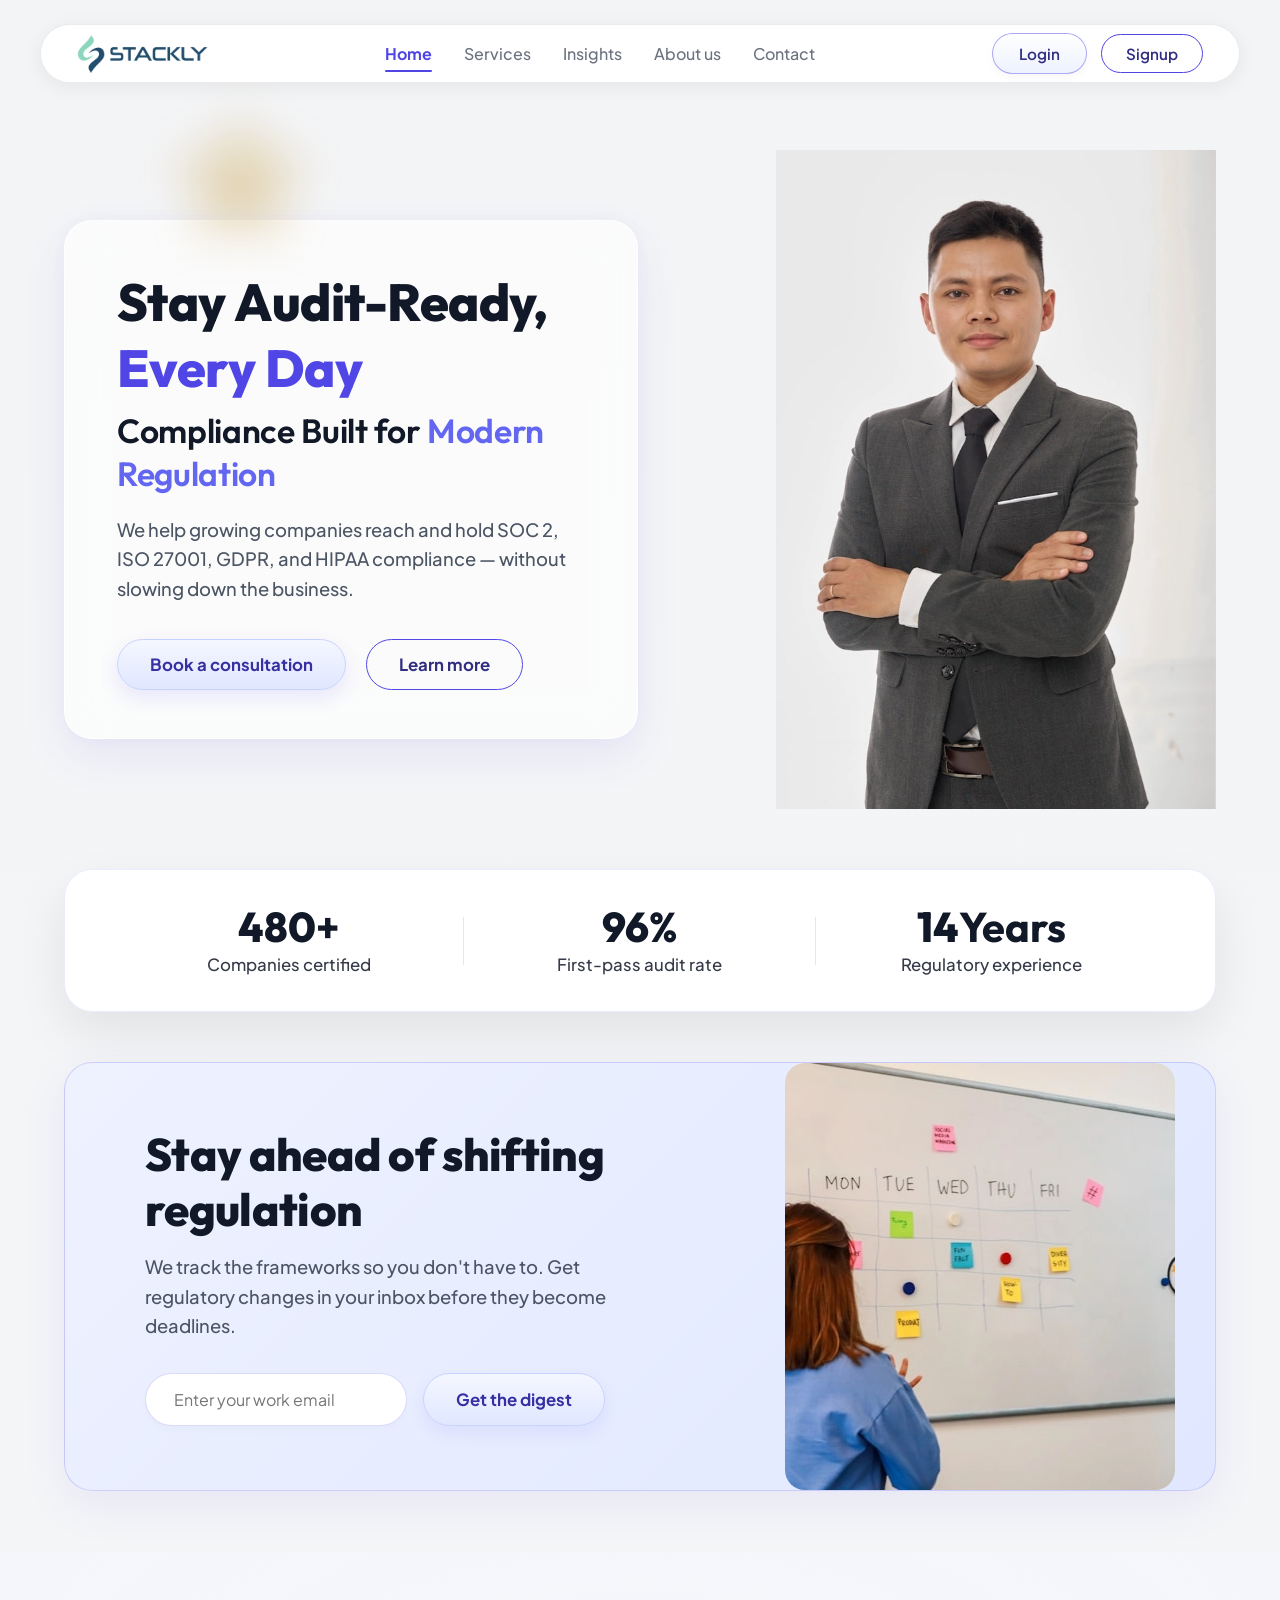
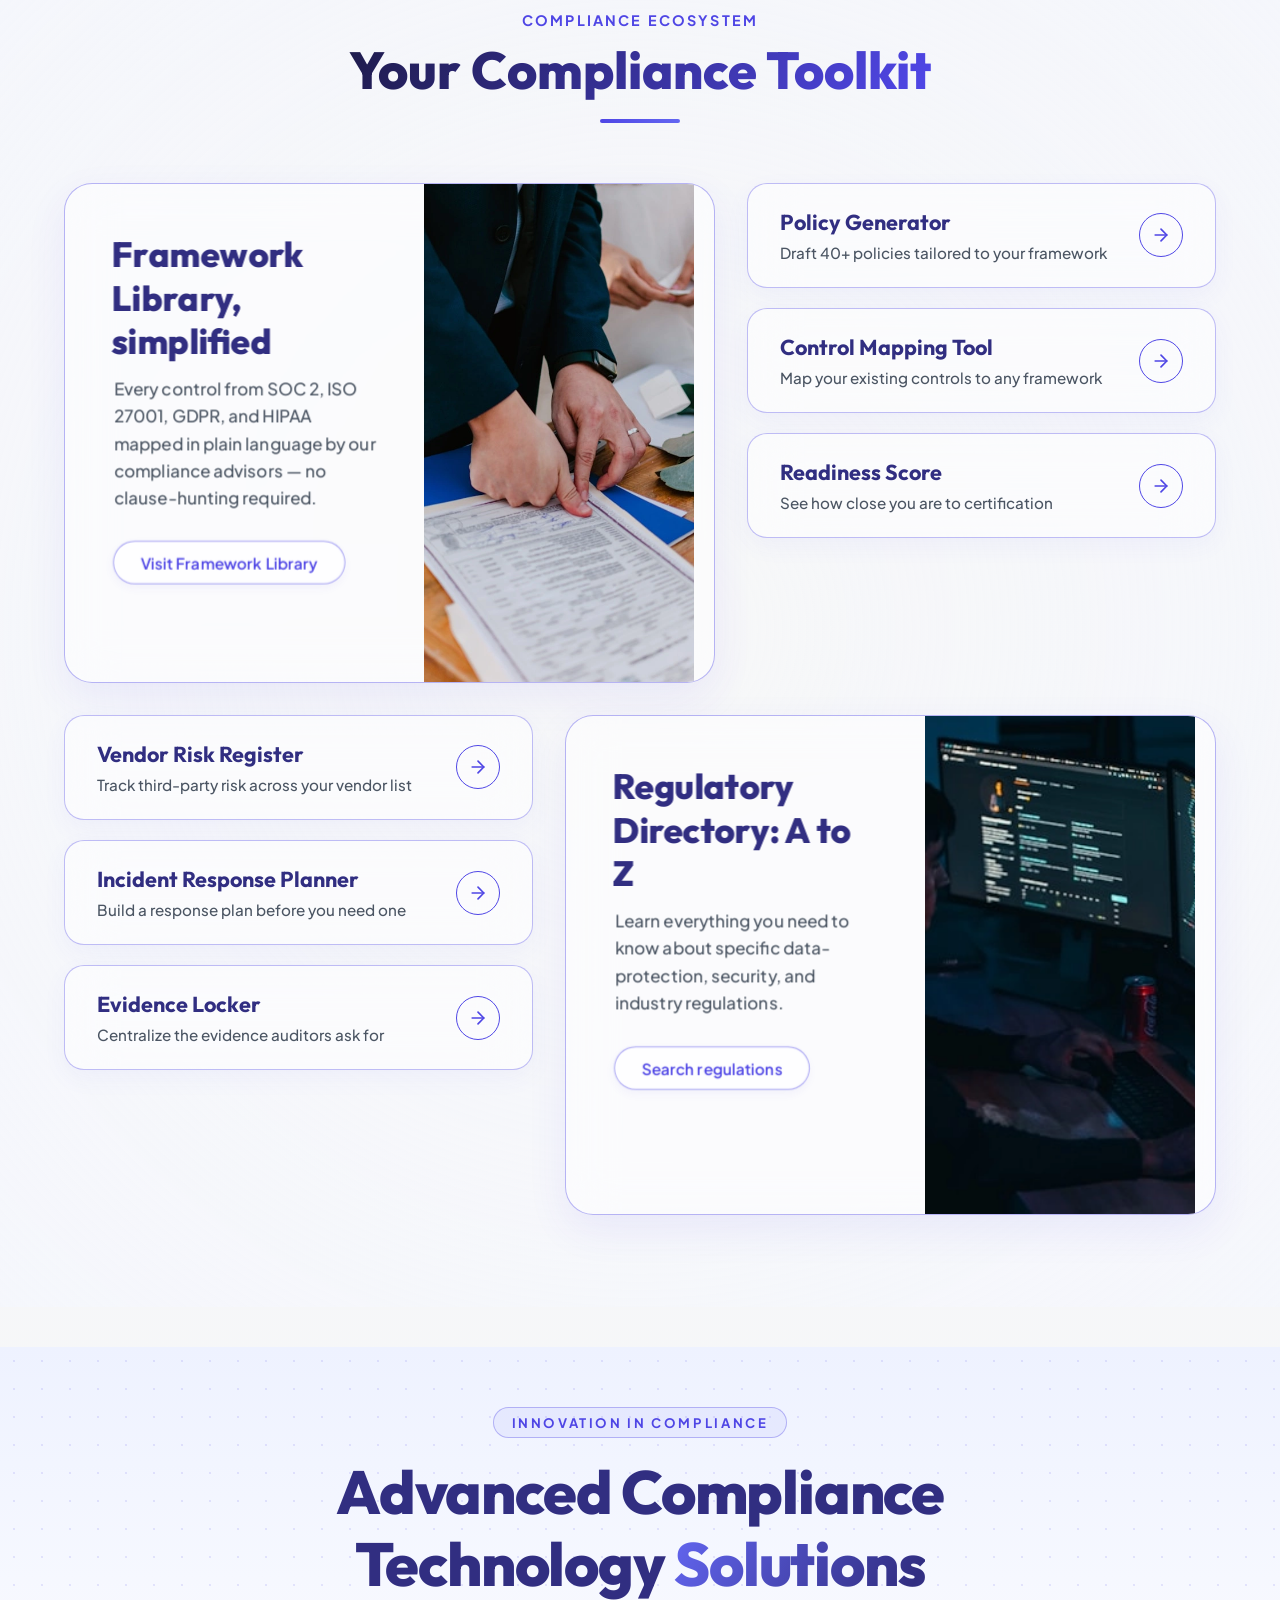
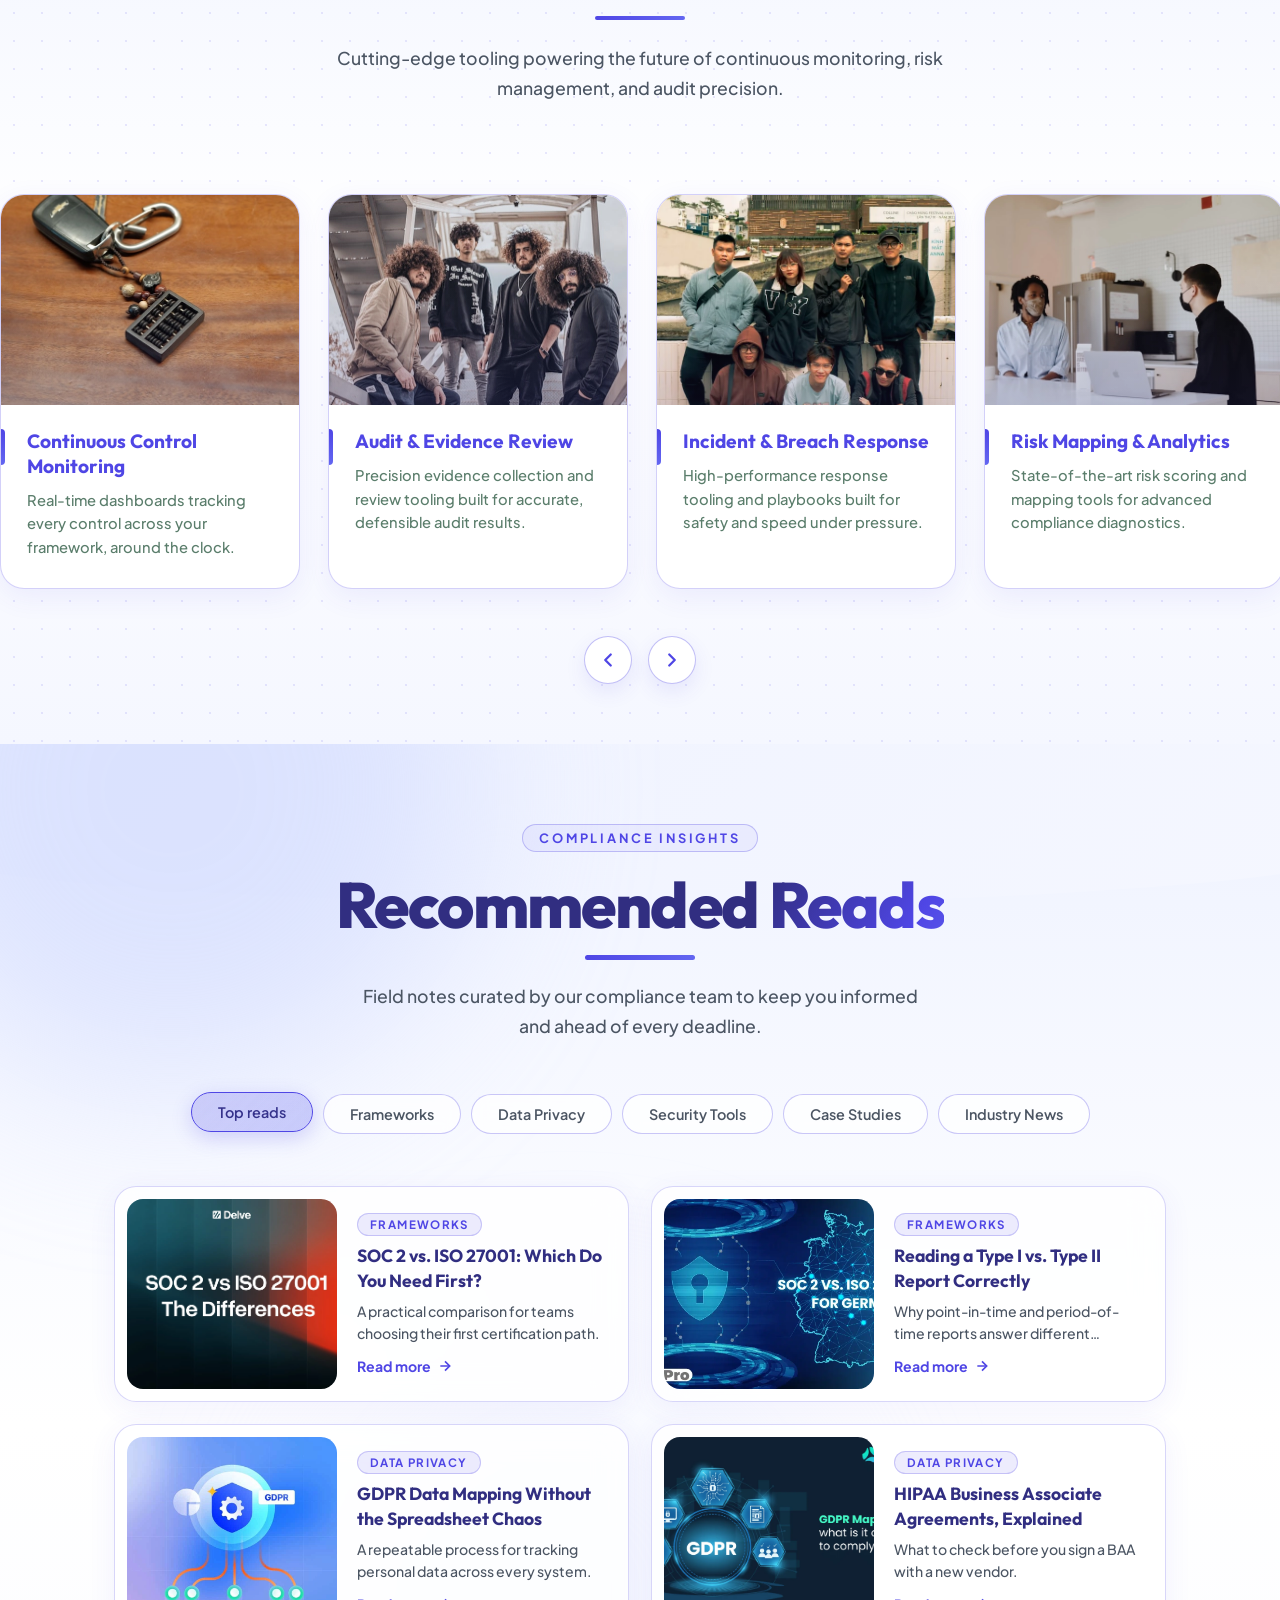
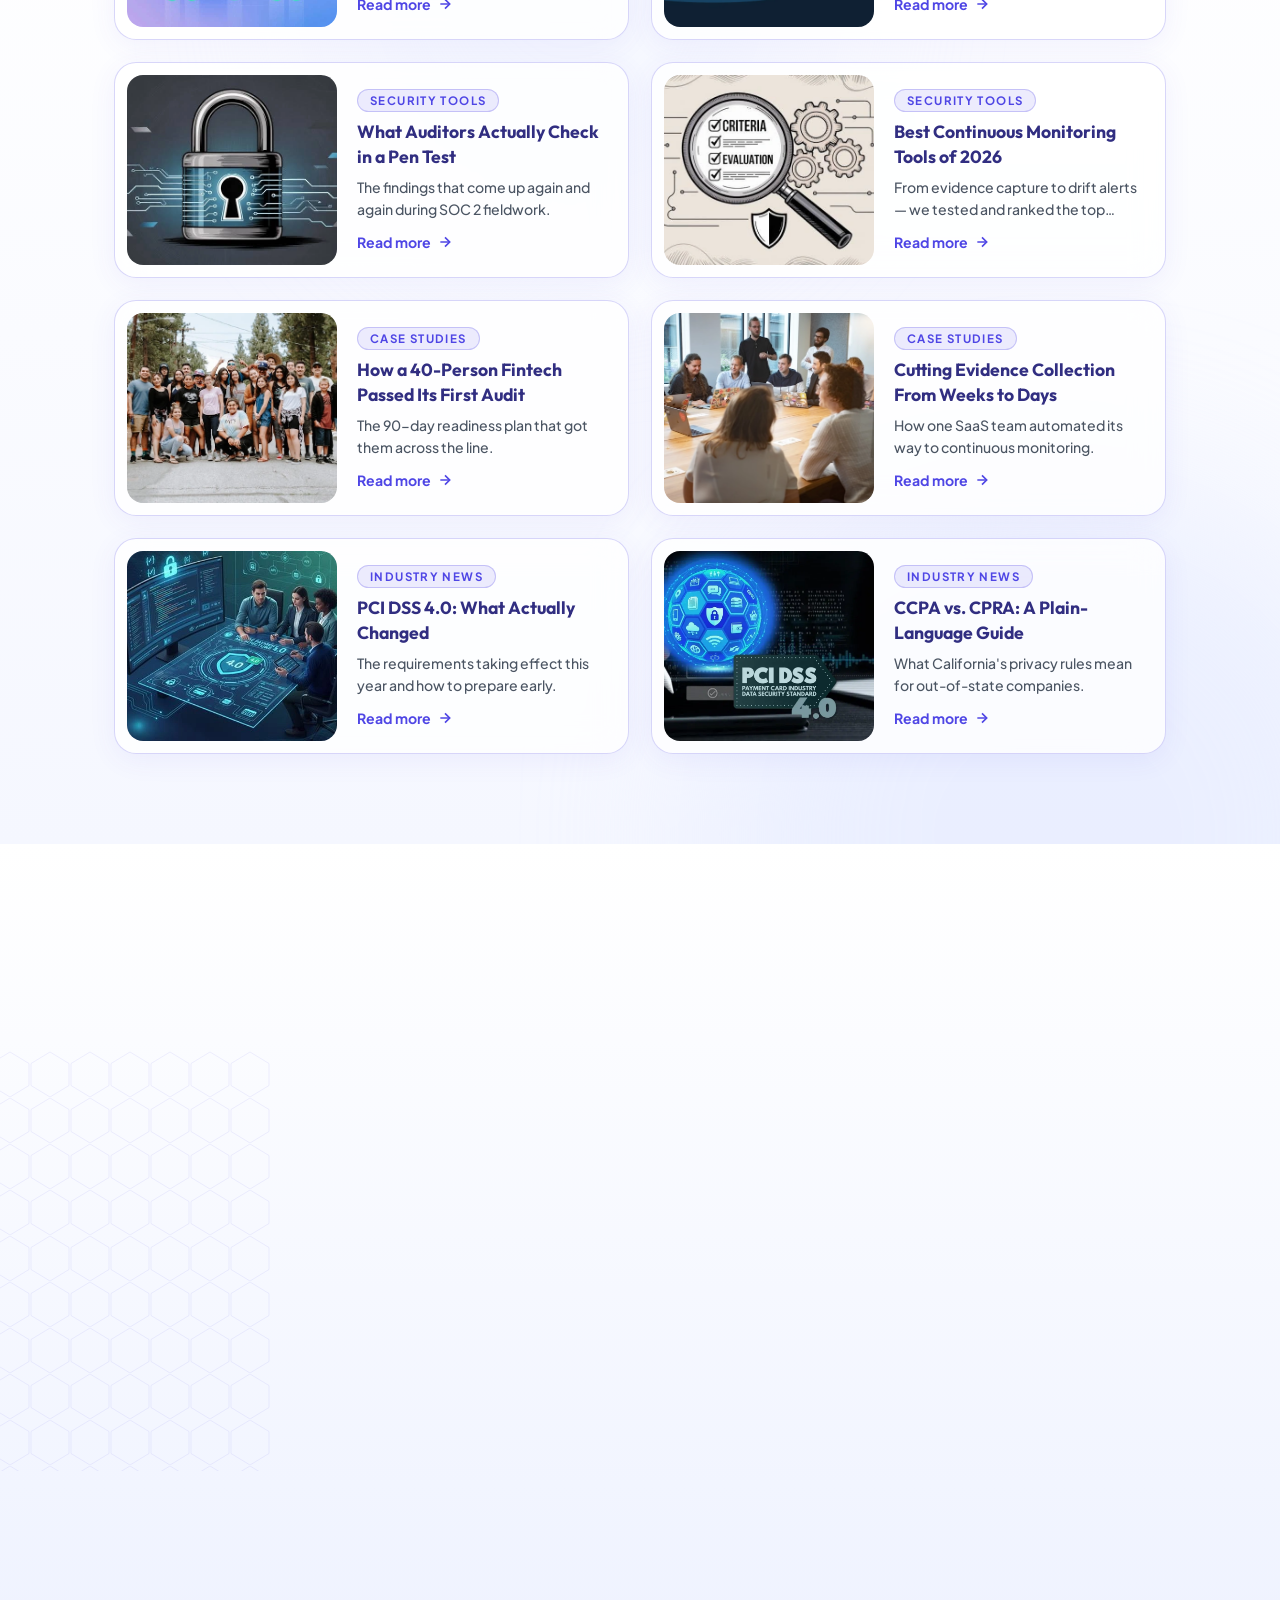
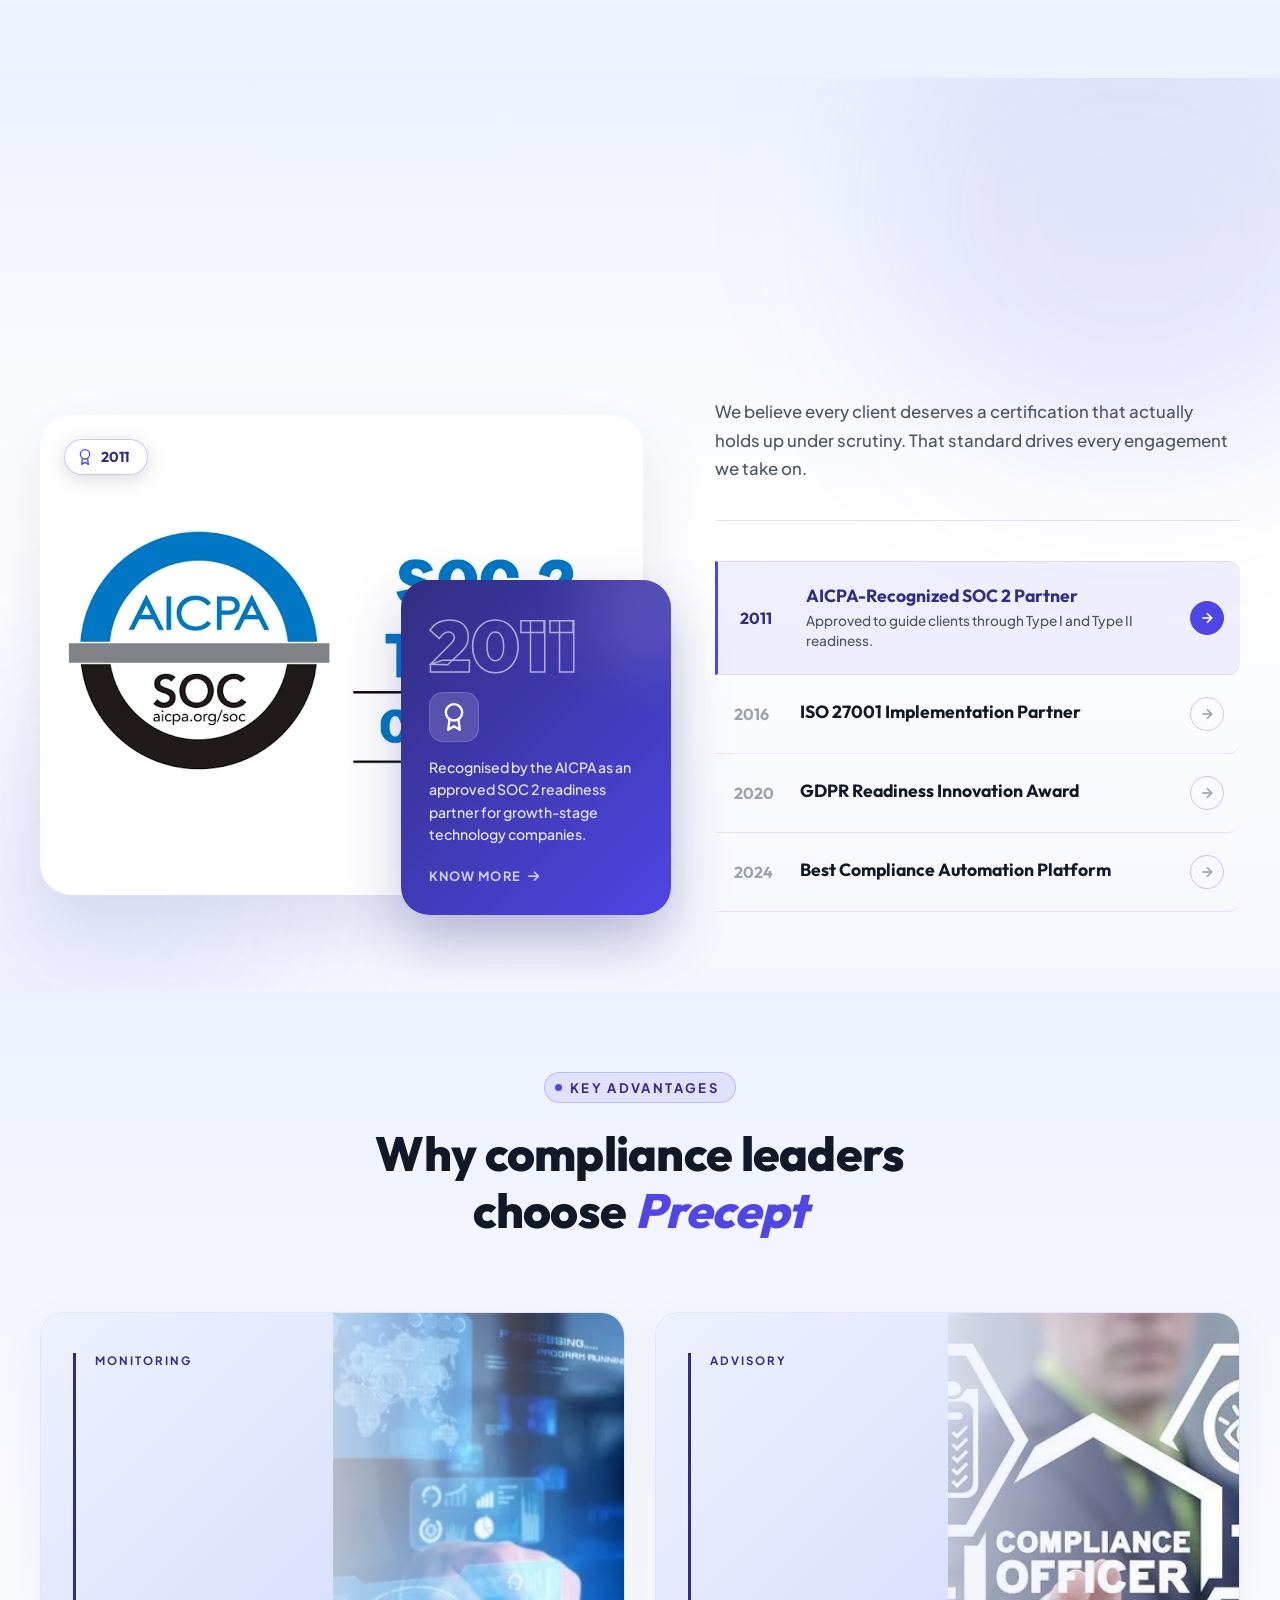
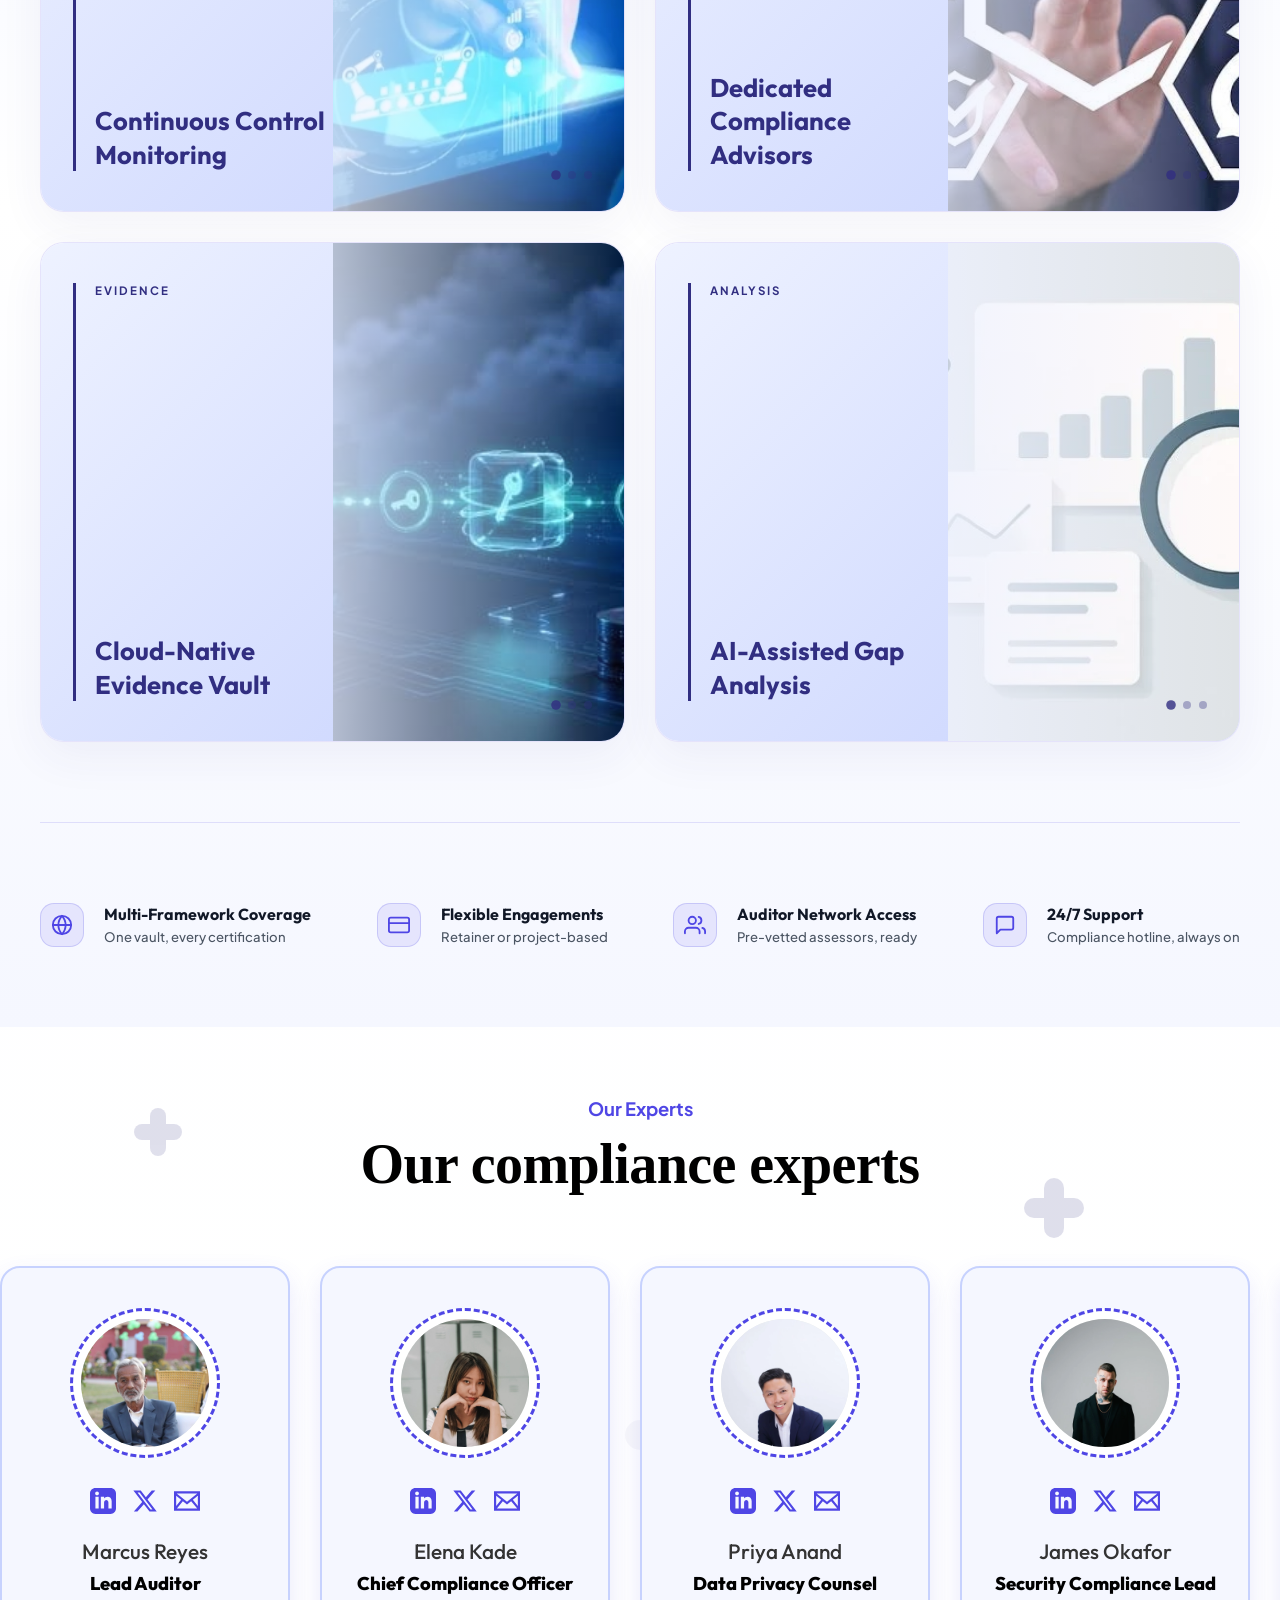
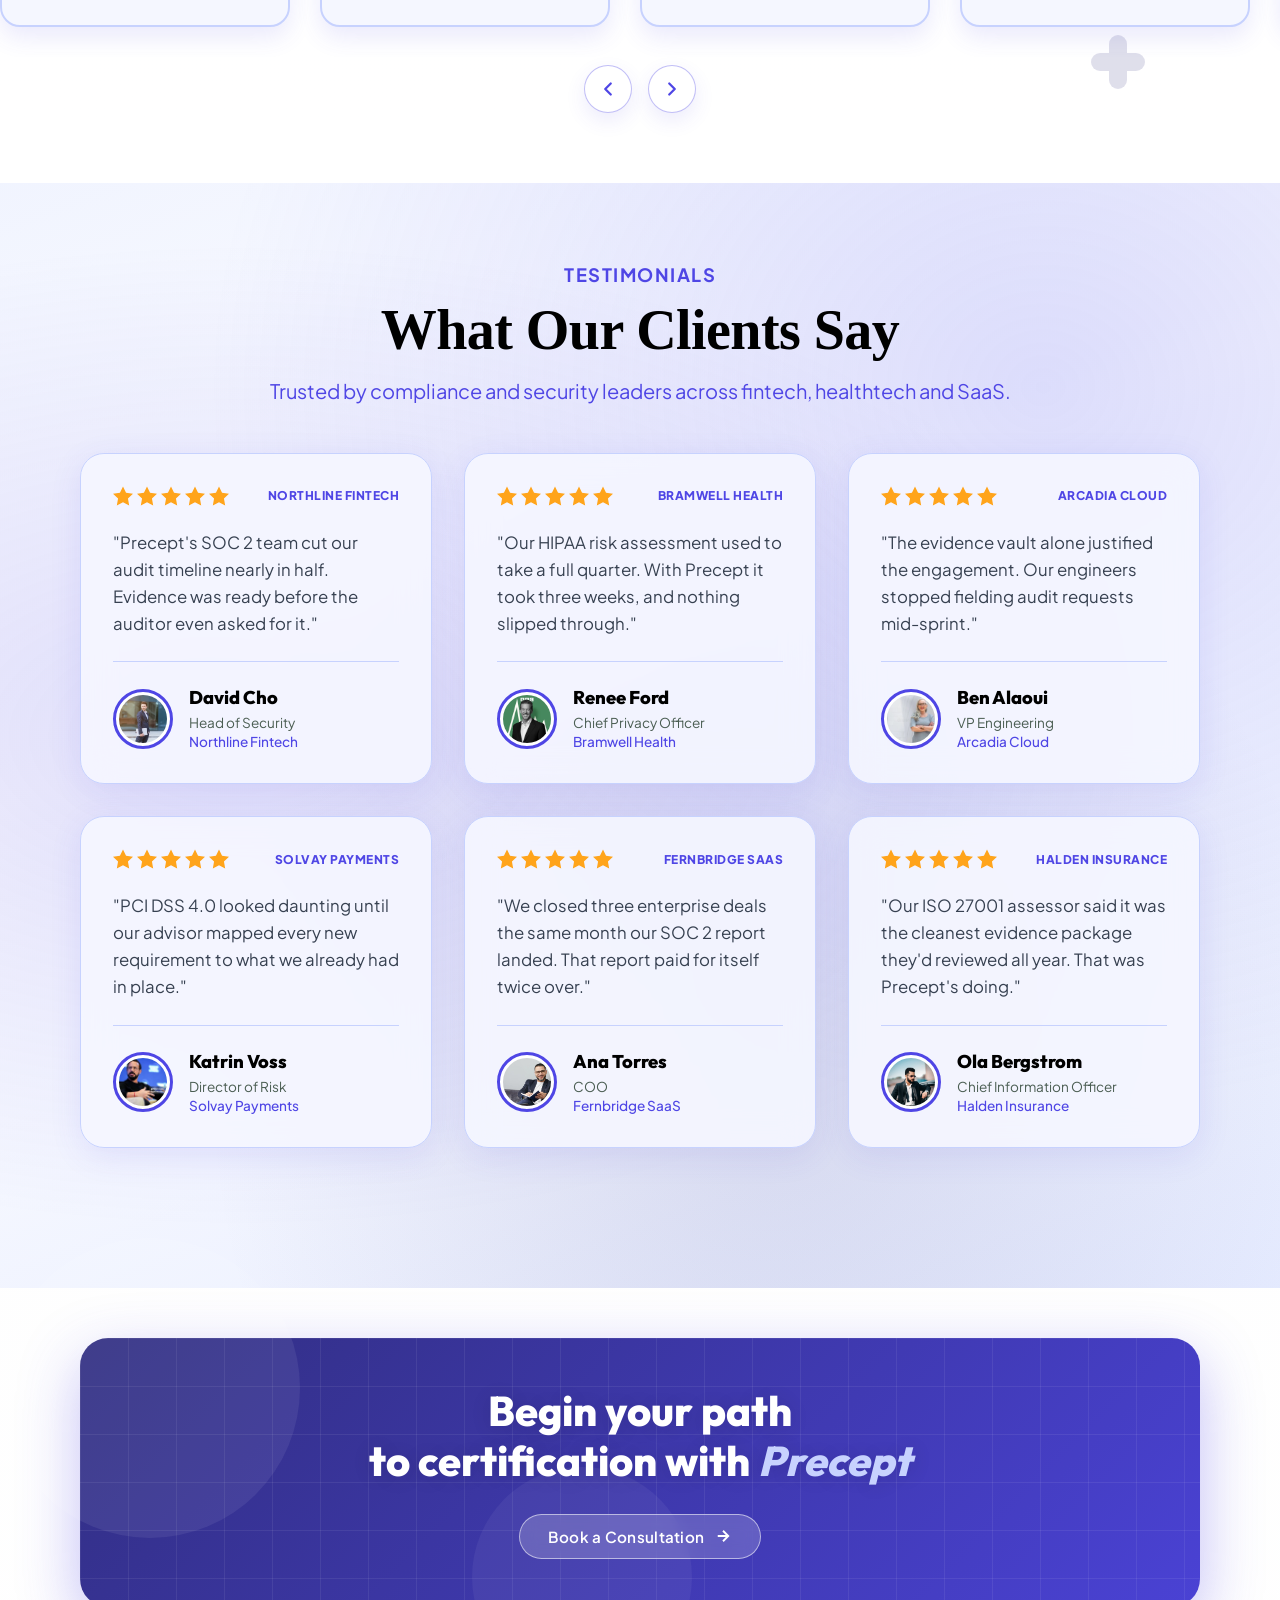
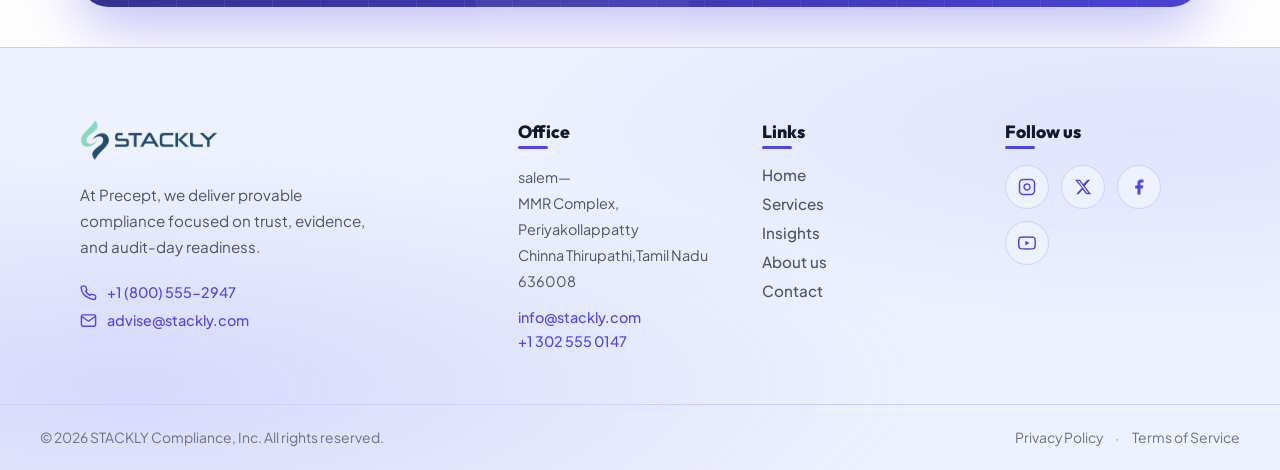
<file: html/index.html>
<!DOCTYPE html>
<html lang="en">
<head>
    <meta charset="UTF-8">
    <meta name="viewport" content="width=device-width, initial-scale=1.0">
    <title>Compliance services landing page - STACKLY</title>
    <meta name="description" content="Helping growing companies reach and hold SOC 2, ISO 27001, GDPR and HIPAA compliance. Your Compliance, Our Priority.">
    <!-- Google Fonts: Plus Jakarta Sans & Outfit -->
    <link rel="preconnect" href="https://fonts.googleapis.com">
    <link rel="preconnect" href="https://fonts.gstatic.com" crossorigin>
    <link href="https://fonts.googleapis.com/css2?family=Outfit:wght@300;400;500;600;700;800&family=Plus+Jakarta+Sans:wght@300;400;500;600;700;800&display=swap" rel="stylesheet">
    <link rel="stylesheet" href="https://cdnjs.cloudflare.com/ajax/libs/font-awesome/6.4.0/css/all.min.css">
    <link rel="stylesheet" href="../css/styles.css?v=3">
    <link rel="stylesheet" href="../css/loading.css">
</head>
<body>

    <!-- Scroll Progress Indicator Bar -->
    <div class="scroll-progress-container">
        <div class="scroll-progress-bar" id="page-scroll-indicator"></div>
    </div>

    <!-- Main Outer Wrapper -->
    <div class="site-wrapper" id="page-wrapper-container">
        
        <!-- Full-Bleed Hero Background Image (Exact design asset from screenshot) -->
        <div class="hero-background-image" id="hero-bg-img" data-parallax-speed="0.015" aria-hidden="true"></div>

        <!-- Floating Pill-Shaped Navbar Header -->
        <header class="navbar-wrapper reveal-fade">
            <div class="navbar-pill" id="navbar-pill-element">
                <a href="#" class="navbar-brand" id="stackly-logo-home">
                    <!-- Brand Logo Image -->
                    <img src="../assets/stck2.webp" alt="Precept Compliance Logo" class="brand-logo-img">
                </a>
                
                <nav class="navbar-links" id="main-nav-links">
                    <a href="#home" class="nav-item active" id="nav-item-home">Home</a>
                    <a href="service.html" class="nav-item" id="nav-item-services">Services</a>
                    <a href="insights.html" class="nav-item" id="nav-item-blog">Insights</a>
                    <a href="about.html" class="nav-item" id="nav-item-about">About us</a>
                    <a href="contact.html" class="nav-item" id="nav-item-contact">Contact</a>
                    <!-- Mobile Nav Actions -->
                    <div class="mobile-nav-actions">
                        <a href="login.html" class="btn-login">Login</a>
                        <a href="signup.html" class="btn-signup">Signup</a>
                    </div>
                </nav>

                <div class="navbar-actions">
                    <a href="login.html" class="btn-login" id="btn-navbar-login">Login</a>
                    <a href="signup.html" class="btn-signup" id="btn-navbar-signup">Signup</a>
                    
                    <button class="menu-hamburger" id="nav-menu-hamburger" aria-label="Toggle Navigation Menu" aria-expanded="false">
                        <span class="bar"></span>
                        <span class="bar"></span>
                        <span class="bar"></span>
                    </button>
                </div>
            </div>
        </header>

        <!-- Hero Section -->
        <section class="hero-container" id="hero-section-trigger">
            <!-- Blurry Glowing Seal behind the text card -->
            <div class="glowing-heart-behind-card" id="heart-glow-bg" data-parallax-speed="0.015">
                <svg viewBox="0 0 100 100" fill="#C9A24B" xmlns="http://www.w3.org/2000/svg">
                    <path d="M50 8 L58 27 79 30 63 44 68 65 50 54 32 65 37 44 21 30 42 27 Z" />
                </svg>
            </div>
            
            <div class="hero-layout" id="hero-layout-3d-frame">
                
                <!-- Hero Left: Content Card -->
                <div class="hero-card-column">
                    <div class="hero-text-card reveal-slide-up" id="hero-card-element">
                        <h1 class="reveal-text delay-1" id="anim-headline">Stay Audit-Ready, <span class="text-green">Every Day</span></h1>
                        <h2 class="reveal-text delay-2" id="anim-subheadline">Compliance Built for <span class="text-green-light">Modern Regulation</span></h2>
                        <p class="reveal-text delay-3" id="anim-description">We help growing companies reach and hold SOC 2, ISO 27001, GDPR, and HIPAA compliance — without slowing down the business.</p>
                        
                        <div class="hero-button-group reveal-text delay-4" id="anim-buttons">
                            <a href="404.html" class="btn-book" id="btn-hero-appointment">Book a consultation</a>
                            <a href="404.html" class="btn-learn" id="btn-hero-learn">Learn more</a>
                        </div>
                    </div>
                </div>

                <!-- Hero Right: Advisor Image -->
                <div class="hero-image-column">
                    <div class="doctor-image-wrapper reveal-image-right" id="doctor-img-container">
                        <img src="../assets/cc1.webp" alt="Confident compliance advisor in a suit with arms crossed" class="doctor-img" id="interactive-doctor-img">
                    </div>
                </div>

            </div>
        </section>

        <!-- Statistics Section (Located Below Hero) -->
        <section class="stats-section-container">
            <div class="stats-card-wide reveal-scroll-up" id="statistics-card-bar">
                <div class="stat-column">
                    <div class="stat-number-wrapper">
                        <span class="stat-number" data-target="480">0</span><span class="stat-suffix">+</span>
                    </div>
                    <p class="stat-label">Companies certified</p>
                </div>
                
                <div class="stat-column">
                    <div class="stat-number-wrapper">
                        <span class="stat-number" data-target="96">0</span><span class="stat-suffix">%</span>
                    </div>
                    <p class="stat-label">First-pass audit rate</p>
                </div>
                
                <div class="stat-column">
                    <div class="stat-number-wrapper">
                        <span class="stat-number" data-target="14">0</span><span class="stat-suffix"> Years</span>
                    </div>
                    <p class="stat-label">Regulatory experience</p>
                </div>
            </div>
        </section>

        <!-- Regulatory Digest Section -->
        <section class="wellness-section-container">
            <div class="wellness-card reveal-scroll-up" id="wellness-card-bar">
                <div class="wellness-content">
                    <h2 class="wellness-title reveal-text delay-1" id="wellness-title-text">Stay ahead of shifting regulation</h2>
                    <p class="wellness-desc reveal-text delay-2" id="wellness-desc-text">We track the frameworks so you don't have to. Get regulatory changes in your inbox before they become deadlines.</p>
                    
                    <form class="wellness-form reveal-text delay-3" id="wellness-email-form" action="404.html">
                        <input type="email" class="wellness-input" placeholder="Enter your work email" required id="wellness-email-input">
                        <button type="submit" class="btn-join" id="btn-wellness-join">Get the digest</button>
                    </form>
                </div>
                
                <div class="wellness-image-container">
                    <img src="../assets/cc2.webp" alt="Compliance advisor presenting audit findings on a whiteboard" class="nurse-img" id="interactive-nurse-img">
                </div>
            </div>
        </section>

        <!-- Compliance Toolkit Section -->
        <section class="tools-section-container" id="tools-section-trigger">
            
            <!-- Floating Background Image with parallax drift (Full Bleed) -->
            <div class="tools-bg-image-wrapper" id="tools-bg-img" data-parallax-speed="0.012" aria-hidden="true"></div>
            
            <!-- Inner Centered Content Wrapper -->
            <div class="tools-inner-content">
                <!-- Animated Gradient Heading -->
                <div class="section-header reveal-scroll-up">
                    <span class="section-tagline">COMPLIANCE ECOSYSTEM</span>
                    <h2 class="animated-gradient-heading">Your Compliance Toolkit</h2>
                    <div class="heading-line-decor"></div>
                </div>

                <!-- Row 1: Framework Library (Large) & Policy/Mapping/Readiness Stack (Small) -->
                <div class="tools-row row-1">
                    <!-- Large Card: Framework Library -->
                    <div class="tool-card-large reveal-right-to-left delay-1" id="food-tool-card">
                        <div class="tool-card-content">
                            <h3 class="tool-card-title">Framework Library, simplified</h3>
                            <p class="tool-card-desc">Every control from SOC 2, ISO 27001, GDPR, and HIPAA mapped in plain language by our compliance advisors — no clause-hunting required.</p>
                            <a href="404.html" class="btn-tool-visit">Visit Framework Library</a>
                        </div>
                        <div class="tool-card-image-wrap">
                            <img src="../assets/cc3.webp" alt="Signing a compliance framework agreement" class="tool-large-img">
                        </div>
                    </div>

                    <!-- Right Stack: 3 Small Cards -->
                    <div class="tool-card-stack reveal-right-to-left delay-2">
                        <!-- Card 1 -->
                        <div class="tool-card-small">
                            <div class="tool-small-text">
                                <h4 class="tool-small-title">Policy Generator</h4>
                                <p class="tool-small-desc">Draft 40+ policies tailored to your framework</p>
                            </div>
                            <a href="404.html" class="tool-small-arrow" aria-label="Go to Policy Generator">
                                <svg viewBox="0 0 24 24" fill="none" stroke="currentColor" stroke-width="2" stroke-linecap="round" stroke-linejoin="round">
                                    <line x1="5" y1="12" x2="19" y2="12"></line>
                                    <polyline points="12 5 19 12 12 19"></polyline>
                                </svg>
                            </a>
                        </div>

                        <!-- Card 2 -->
                        <div class="tool-card-small">
                            <div class="tool-small-text">
                                <h4 class="tool-small-title">Control Mapping Tool</h4>
                                <p class="tool-small-desc">Map your existing controls to any framework</p>
                            </div>
                            <a href="404.html" class="tool-small-arrow" aria-label="Go to Control Mapping Tool">
                                <svg viewBox="0 0 24 24" fill="none" stroke="currentColor" stroke-width="2" stroke-linecap="round" stroke-linejoin="round">
                                    <line x1="5" y1="12" x2="19" y2="12"></line>
                                    <polyline points="12 5 19 12 12 19"></polyline>
                                </svg>
                            </a>
                        </div>

                        <!-- Card 3 -->
                        <div class="tool-card-small">
                            <div class="tool-small-text">
                                <h4 class="tool-small-title">Readiness Score</h4>
                                <p class="tool-small-desc">See how close you are to certification</p>
                            </div>
                            <a href="404.html" class="tool-small-arrow" aria-label="Go to Readiness Score">
                                <svg viewBox="0 0 24 24" fill="none" stroke="currentColor" stroke-width="2" stroke-linecap="round" stroke-linejoin="round">
                                    <line x1="5" y1="12" x2="19" y2="12"></line>
                                    <polyline points="12 5 19 12 12 19"></polyline>
                                </svg>
                            </a>
                        </div>
                    </div>
                </div>

                <!-- Row 2: Vendor Risk/Incident/Evidence Stack (Small) & Regulatory Directory (Large) -->
                <div class="tools-row row-2">
                    <!-- Left Stack: 3 Small Cards -->
                    <div class="tool-card-stack reveal-right-to-left delay-3">
                        <!-- Card 1 -->
                        <div class="tool-card-small">
                            <div class="tool-small-text">
                                <h4 class="tool-small-title">Vendor Risk Register</h4>
                                <p class="tool-small-desc">Track third-party risk across your vendor list</p>
                            </div>
                            <a href="404.html" class="tool-small-arrow" aria-label="Go to Vendor Risk Register">
                                <svg viewBox="0 0 24 24" fill="none" stroke="currentColor" stroke-width="2" stroke-linecap="round" stroke-linejoin="round">
                                    <line x1="5" y1="12" x2="19" y2="12"></line>
                                    <polyline points="12 5 19 12 12 19"></polyline>
                                </svg>
                            </a>
                        </div>

                        <!-- Card 2 -->
                        <div class="tool-card-small">
                            <div class="tool-small-text">
                                <h4 class="tool-small-title">Incident Response Planner</h4>
                                <p class="tool-small-desc">Build a response plan before you need one</p>
                            </div>
                            <a href="404.html" class="tool-small-arrow" aria-label="Go to Incident Response Planner">
                                <svg viewBox="0 0 24 24" fill="none" stroke="currentColor" stroke-width="2" stroke-linecap="round" stroke-linejoin="round">
                                    <line x1="5" y1="12" x2="19" y2="12"></line>
                                    <polyline points="12 5 19 12 12 19"></polyline>
                                </svg>
                            </a>
                        </div>

                        <!-- Card 3 -->
                        <div class="tool-card-small">
                            <div class="tool-small-text">
                                <h4 class="tool-small-title">Evidence Locker</h4>
                                <p class="tool-small-desc">Centralize the evidence auditors ask for</p>
                            </div>
                            <a href="404.html" class="tool-small-arrow" aria-label="Go to Evidence Locker">
                                <svg viewBox="0 0 24 24" fill="none" stroke="currentColor" stroke-width="2" stroke-linecap="round" stroke-linejoin="round">
                                    <line x1="5" y1="12" x2="19" y2="12"></line>
                                    <polyline points="12 5 19 12 12 19"></polyline>
                                </svg>
                            </a>
                        </div>
                    </div>

                    <!-- Large Card: Regulatory Directory -->
                    <div class="tool-card-large reveal-right-to-left delay-4" id="drug-tool-card">
                        <div class="tool-card-content">
                            <h3 class="tool-card-title">Regulatory Directory: A to Z</h3>
                            <p class="tool-card-desc">Learn everything you need to know about specific data-protection, security, and industry regulations.</p>
                            <a href="404.html" class="btn-tool-visit">Search regulations</a>
                        </div>
                        <div class="tool-card-image-wrap">
                            <img src="../assets/cc4.webp" alt="Security and compliance monitoring dashboard" class="tool-large-img">
                        </div>
                    </div>
                </div>
            </div>

        </section>

        <!-- ===== Compliance Technology Solutions Section (Arrow-Controlled Carousel) ===== -->
        <section class="devices-section" id="devices-section-trigger">

            <!-- Section Header -->
            <div class="devices-header reveal-scroll-up">
                <span class="devices-tagline">INNOVATION IN COMPLIANCE</span>

                <!-- Animated Split Heading -->
                <h2 class="devices-heading">
                    <span class="devices-heading-line1">Advanced Compliance</span>
                    <span class="devices-heading-line2">Technology <span class="devices-heading-accent">Solutions</span></span>
                </h2>
                <div class="devices-heading-bar"></div>
                <p class="devices-subtext">Cutting-edge tooling powering the future of continuous monitoring, risk management, and audit precision.</p>
            </div>

            <!-- Arrow-Controlled Horizontal Scroll Track -->
            <div class="devices-carousel-wrapper" id="devices-carousel-wrapper">
                <div class="devices-track" id="devices-track">

                    <div class="device-card">
                        <div class="device-card-img-wrap">
                            <img src="../assets/cc5.webp" alt="Continuous Control Monitoring" class="device-card-img">
                            <div class="device-card-img-overlay"></div>
                        </div>
                        <div class="device-card-body">
                            <h3 class="device-card-title">Continuous Control Monitoring</h3>
                            <p class="device-card-desc">Real-time dashboards tracking every control across your framework, around the clock.</p>
                        </div>
                    </div>

                    <div class="device-card">
                        <div class="device-card-img-wrap">
                            <img src="../assets/cc6.webp" alt="Audit Evidence Review" class="device-card-img">
                            <div class="device-card-img-overlay"></div>
                        </div>
                        <div class="device-card-body">
                            <h3 class="device-card-title">Audit &amp; Evidence Review</h3>
                            <p class="device-card-desc">Precision evidence collection and review tooling built for accurate, defensible audit results.</p>
                        </div>
                    </div>

                    <div class="device-card">
                        <div class="device-card-img-wrap">
                            <img src="../assets/cc7.webp" alt="Incident Response War Room" class="device-card-img">
                            <div class="device-card-img-overlay"></div>
                        </div>
                        <div class="device-card-body">
                            <h3 class="device-card-title">Incident &amp; Breach Response</h3>
                            <p class="device-card-desc">High-performance response tooling and playbooks built for safety and speed under pressure.</p>
                        </div>
                    </div>

                    <div class="device-card">
                        <div class="device-card-img-wrap">
                            <img src="../assets/cc8.webp" alt="Risk Mapping and Analytics" class="device-card-img">
                            <div class="device-card-img-overlay"></div>
                        </div>
                        <div class="device-card-body">
                            <h3 class="device-card-title">Risk Mapping &amp; Analytics</h3>
                            <p class="device-card-desc">State-of-the-art risk scoring and mapping tools for advanced compliance diagnostics.</p>
                        </div>
                    </div>

                    <div class="device-card">
                        <div class="device-card-img-wrap">
                            <img src="../assets/cc70.webp" alt="Policy Automation Technology" class="device-card-img">
                            <div class="device-card-img-overlay"></div>
                        </div>
                        <div class="device-card-body">
                            <h3 class="device-card-title">Policy Automation</h3>
                            <p class="device-card-desc">Smart policy generation and review systems designed to accelerate readiness.</p>
                        </div>
                    </div>

                    <div class="device-card">
                        <div class="device-card-img-wrap">
                            <img src="../assets/cc71.webp" alt="Advanced Evidence Solutions" class="device-card-img">
                            <div class="device-card-img-overlay"></div>
                        </div>
                        <div class="device-card-body">
                            <h3 class="device-card-title">Advanced Evidence Solutions</h3>
                            <p class="device-card-desc">Automated evidence collection systems for efficient audit prep and vendor reviews.</p>
                        </div>
                    </div>

                    <div class="device-card">
                        <div class="device-card-img-wrap">
                            <img src="../assets/cc72.webp" alt="Vendor Risk Response Systems" class="device-card-img">
                            <div class="device-card-img-overlay"></div>
                        </div>
                        <div class="device-card-body">
                            <h3 class="device-card-title">Vendor Risk Systems</h3>
                            <p class="device-card-desc">Mission-critical third-party risk tooling engineered for rapid, reliable review.</p>
                        </div>
                    </div>

                    <div class="device-card">
                        <div class="device-card-img-wrap">
                            <img src="../assets/cc73.webp" alt="Precision Compliance Technology" class="device-card-img">
                            <div class="device-card-img-overlay"></div>
                        </div>
                        <div class="device-card-body">
                            <h3 class="device-card-title">Precision Compliance Tech</h3>
                            <p class="device-card-desc">AI-powered compliance devices for personalized readiness planning and outcomes.</p>
                        </div>
                    </div>

                </div><!-- end .devices-track -->
            </div><!-- end .devices-carousel-wrapper -->

            <!-- Arrow Navigation Controls -->
            <div class="carousel-controls">
                <button class="carousel-nav-btn" id="devices-prev-btn" aria-label="Scroll technology solutions left">
                    <svg viewBox="0 0 24 24" fill="none" stroke="currentColor" stroke-width="2.5" stroke-linecap="round" stroke-linejoin="round">
                        <polyline points="15 18 9 12 15 6"></polyline>
                    </svg>
                </button>
                <button class="carousel-nav-btn" id="devices-next-btn" aria-label="Scroll technology solutions right">
                    <svg viewBox="0 0 24 24" fill="none" stroke="currentColor" stroke-width="2.5" stroke-linecap="round" stroke-linejoin="round">
                        <polyline points="9 18 15 12 9 6"></polyline>
                    </svg>
                </button>
            </div>

        </section>

        <!-- ===== Recommended Reads Section ===== -->
        <section class="reads-section" id="reads-section-trigger">

            <!-- Animated Background Blobs -->
            <div class="reads-animated-bg">
                <div class="reads-blob reads-blob-1"></div>
                <div class="reads-blob reads-blob-2"></div>
                <div class="reads-blob reads-blob-3"></div>
            </div>

            <!-- Section Header -->
            <div class="reads-header reveal-scroll-up" id="reads-header">
                <span class="reads-tagline">COMPLIANCE INSIGHTS</span>
                <h2 class="reads-heading">
                    <span class="reads-word reads-word-1">Recommended</span>
                    <span class="reads-word reads-word-2"> <span class="reads-word-accent">Reads</span></span>
                </h2>
                <div class="reads-heading-underline"></div>
                <p class="reads-subtext">Field notes curated by our compliance team to keep you informed and ahead of every deadline.</p>
            </div>

            <!-- Filter Tab Row -->
            <div class="reads-tabs-wrapper" id="reads-tabs-wrapper">
                <div class="reads-tabs">
                    <button class="reads-tab active" data-filter="all" id="tab-top-reads">Top reads</button>
                    <button class="reads-tab" data-filter="fitness" id="tab-fitness">Frameworks</button>
                    <button class="reads-tab" data-filter="mental" id="tab-mental">Data Privacy</button>
                    <button class="reads-tab" data-filter="product" id="tab-product">Security Tools</button>
                    <button class="reads-tab" data-filter="recipes" id="tab-recipes">Case Studies</button>
                    <button class="reads-tab" data-filter="skin" id="tab-skin">Industry News</button>
                </div>
            </div>

            <!-- Article Grid -->
            <div class="reads-grid-wrapper">
                <div class="reads-grid" id="reads-article-grid">

                    <!-- FRAMEWORKS (2 cards) -->
                    <article class="reads-card" data-category="fitness">
                        <div class="reads-card-img-wrap">
                            <img src="../assets/cc74.webp" alt="SOC 2 vs ISO 27001" class="reads-card-img">
                            <div class="reads-card-img-shine"></div>
                        </div>
                        <div class="reads-card-content">
                            <span class="reads-card-tag">Frameworks</span>
                            <h3 class="reads-card-title">SOC 2 vs. ISO 27001: Which Do You Need First?</h3>
                            <p class="reads-card-excerpt">A practical comparison for teams choosing their first certification path.</p>
                            <a href="404.html" class="reads-card-link">Read more <svg viewBox="0 0 24 24" fill="none" stroke="currentColor" stroke-width="2.5"><line x1="5" y1="12" x2="19" y2="12"/><polyline points="12 5 19 12 12 19"/></svg></a>
                        </div>
                    </article>
                    <article class="reads-card" data-category="fitness">
                        <div class="reads-card-img-wrap">
                            <img src="../assets/cc75 (1).webp" alt="Type I vs Type II Reports" class="reads-card-img">
                            <div class="reads-card-img-shine"></div>
                        </div>
                        <div class="reads-card-content">
                            <span class="reads-card-tag">Frameworks</span>
                            <h3 class="reads-card-title">Reading a Type I vs. Type II Report Correctly</h3>
                            <p class="reads-card-excerpt">Why point-in-time and period-of-time reports answer different questions.</p>
                            <a href="404.html" class="reads-card-link">Read more <svg viewBox="0 0 24 24" fill="none" stroke="currentColor" stroke-width="2.5"><line x1="5" y1="12" x2="19" y2="12"/><polyline points="12 5 19 12 12 19"/></svg></a>
                        </div>
                    </article>

                    <!-- DATA PRIVACY (2 cards) -->
                    <article class="reads-card" data-category="mental">
                        <div class="reads-card-img-wrap">
                            <img src="../assets/cc76 (1).webp" alt="GDPR Data Mapping" class="reads-card-img">
                            <div class="reads-card-img-shine"></div>
                        </div>
                        <div class="reads-card-content">
                            <span class="reads-card-tag">Data Privacy</span>
                            <h3 class="reads-card-title">GDPR Data Mapping Without the Spreadsheet Chaos</h3>
                            <p class="reads-card-excerpt">A repeatable process for tracking personal data across every system.</p>
                            <a href="404.html" class="reads-card-link">Read more <svg viewBox="0 0 24 24" fill="none" stroke="currentColor" stroke-width="2.5"><line x1="5" y1="12" x2="19" y2="12"/><polyline points="12 5 19 12 12 19"/></svg></a>
                        </div>
                    </article>
                    <article class="reads-card" data-category="mental">
                        <div class="reads-card-img-wrap">
                            <img src="../assets/cc77 (1).webp" alt="HIPAA Business Associate Agreements" class="reads-card-img">
                            <div class="reads-card-img-shine"></div>
                        </div>
                        <div class="reads-card-content">
                            <span class="reads-card-tag">Data Privacy</span>
                            <h3 class="reads-card-title">HIPAA Business Associate Agreements, Explained</h3>
                            <p class="reads-card-excerpt">What to check before you sign a BAA with a new vendor.</p>
                            <a href="404.html" class="reads-card-link">Read more <svg viewBox="0 0 24 24" fill="none" stroke="currentColor" stroke-width="2.5"><line x1="5" y1="12" x2="19" y2="12"/><polyline points="12 5 19 12 12 19"/></svg></a>
                        </div>
                    </article>

                    <!-- SECURITY TOOLS (2 cards) -->
                    <article class="reads-card" data-category="product">
                        <div class="reads-card-img-wrap">
                            <img src="../assets/cc78.webp" alt="Pen Test Findings" class="reads-card-img">
                            <div class="reads-card-img-shine"></div>
                        </div>
                        <div class="reads-card-content">
                            <span class="reads-card-tag">Security Tools</span>
                            <h3 class="reads-card-title">What Auditors Actually Check in a Pen Test</h3>
                            <p class="reads-card-excerpt">The findings that come up again and again during SOC 2 fieldwork.</p>
                            <a href="404.html" class="reads-card-link">Read more <svg viewBox="0 0 24 24" fill="none" stroke="currentColor" stroke-width="2.5"><line x1="5" y1="12" x2="19" y2="12"/><polyline points="12 5 19 12 12 19"/></svg></a>
                        </div>
                    </article>
                    <article class="reads-card" data-category="product">
                        <div class="reads-card-img-wrap">
                            <img src="../assets/cc79.webp" alt="Best Monitoring Tools 2026" class="reads-card-img">
                            <div class="reads-card-img-shine"></div>
                        </div>
                        <div class="reads-card-content">
                            <span class="reads-card-tag">Security Tools</span>
                            <h3 class="reads-card-title">Best Continuous Monitoring Tools of 2026</h3>
                            <p class="reads-card-excerpt">From evidence capture to drift alerts — we tested and ranked the top platforms.</p>
                            <a href="404.html" class="reads-card-link">Read more <svg viewBox="0 0 24 24" fill="none" stroke="currentColor" stroke-width="2.5"><line x1="5" y1="12" x2="19" y2="12"/><polyline points="12 5 19 12 12 19"/></svg></a>
                        </div>
                    </article>

                    <!-- CASE STUDIES (2 cards) -->
                    <article class="reads-card" data-category="recipes">
                        <div class="reads-card-img-wrap">
                            <img src="../assets/cc27.webp" alt="Fintech Audit Case Study" class="reads-card-img">
                            <div class="reads-card-img-shine"></div>
                        </div>
                        <div class="reads-card-content">
                            <span class="reads-card-tag">Case Studies</span>
                            <h3 class="reads-card-title">How a 40-Person Fintech Passed Its First Audit</h3>
                            <p class="reads-card-excerpt">The 90-day readiness plan that got them across the line.</p>
                            <a href="404.html" class="reads-card-link">Read more <svg viewBox="0 0 24 24" fill="none" stroke="currentColor" stroke-width="2.5"><line x1="5" y1="12" x2="19" y2="12"/><polyline points="12 5 19 12 12 19"/></svg></a>
                        </div>
                    </article>
                    <article class="reads-card" data-category="recipes">
                        <div class="reads-card-img-wrap">
                            <img src="../assets/cc28.webp" alt="Automated Evidence Case Study" class="reads-card-img">
                            <div class="reads-card-img-shine"></div>
                        </div>
                        <div class="reads-card-content">
                            <span class="reads-card-tag">Case Studies</span>
                            <h3 class="reads-card-title">Cutting Evidence Collection From Weeks to Days</h3>
                            <p class="reads-card-excerpt">How one SaaS team automated its way to continuous monitoring.</p>
                            <a href="404.html" class="reads-card-link">Read more <svg viewBox="0 0 24 24" fill="none" stroke="currentColor" stroke-width="2.5"><line x1="5" y1="12" x2="19" y2="12"/><polyline points="12 5 19 12 12 19"/></svg></a>
                        </div>
                    </article>

                    <!-- INDUSTRY NEWS (2 cards) -->
                    <article class="reads-card" data-category="skin">
                        <div class="reads-card-img-wrap">
                            <img src="../assets/cc80.webp" alt="PCI DSS 4.0 Update" class="reads-card-img">
                            <div class="reads-card-img-shine"></div>
                        </div>
                        <div class="reads-card-content">
                            <span class="reads-card-tag">Industry News</span>
                            <h3 class="reads-card-title">PCI DSS 4.0: What Actually Changed</h3>
                            <p class="reads-card-excerpt">The requirements taking effect this year and how to prepare early.</p>
                            <a href="404.html" class="reads-card-link">Read more <svg viewBox="0 0 24 24" fill="none" stroke="currentColor" stroke-width="2.5"><line x1="5" y1="12" x2="19" y2="12"/><polyline points="12 5 19 12 12 19"/></svg></a>
                        </div>
                    </article>
                    <article class="reads-card" data-category="skin">
                        <div class="reads-card-img-wrap">
                            <img src="../assets/cc81.webp" alt="CCPA vs CPRA Guide" class="reads-card-img">
                            <div class="reads-card-img-shine"></div>
                        </div>
                        <div class="reads-card-content">
                            <span class="reads-card-tag">Industry News</span>
                            <h3 class="reads-card-title">CCPA vs. CPRA: A Plain-Language Guide</h3>
                            <p class="reads-card-excerpt">What California's privacy rules mean for out-of-state companies.</p>
                            <a href="404.html" class="reads-card-link">Read more <svg viewBox="0 0 24 24" fill="none" stroke="currentColor" stroke-width="2.5"><line x1="5" y1="12" x2="19" y2="12"/><polyline points="12 5 19 12 12 19"/></svg></a>
                        </div>
                    </article>

                </div><!-- end .reads-grid -->
            </div>

        </section>

        <!-- ===== Why Choose Us Section ===== -->
        <section class="why-choose-section" id="why-choose-trigger">

            <!-- Subtle hex pattern background -->
            <div class="why-bg-pattern" aria-hidden="true"></div>

            <div class="why-inner">

                <!-- LEFT: Stacked image block -->
                <div class="why-left reveal-scroll-up">
                    <div class="why-img-stack">
                        <img
                            src="../assets/cc83.webp"
                            alt="Precept compliance team at work"
                            class="why-main-img"
                        >
                        <!-- Floating Working Hours card -->
                        <div class="why-hours-card">
                            <div class="why-hours-glow" aria-hidden="true"></div>
                            <div class="why-hours-header">
                                <span class="why-hours-icon">
                                    <svg width="18" height="18" viewBox="0 0 24 24" fill="none">
                                        <path d="M12 8V12L15 15" stroke="white" stroke-width="2" stroke-linecap="round" stroke-linejoin="round"/>
                                        <circle cx="12" cy="12" r="9" stroke="white" stroke-width="2"/>
                                    </svg>
                                </span>
                                <span>Advisor Hours</span>
                            </div>
                            <ul class="why-hours-list">
                                <li><span>Mon – Fri</span><span>8AM – 7PM</span></li>
                                <li><span>Saturday</span><span>10AM – 2PM</span></li>
                                <li><span>Sunday</span><span class="why-closed">On-call only</span></li>
                            </ul>
                        </div>
                    </div>
                </div>

                <!-- RIGHT: Content -->
                <div class="why-right">

                    <!-- Header -->
                    <div class="why-header reveal-scroll-up">
                        <span class="why-tagline">
                            <span class="why-tagline-dot"></span>
                            Why Choose Us
                        </span>
                        <h2 class="why-heading">
                            Setting the standard for<br>
                            provable &amp; <span class="why-heading-accent">precise compliance</span>
                        </h2>
                        <p class="why-desc">
                            Through former auditors, plain-language frameworks, and evidence that's ready before
                            the request lands, we deliver certifications that genuinely hold up.
                        </p>
                    </div>

                    <!-- Features + inset image row -->
                    <div class="why-features-row reveal-scroll-up">

                        <!-- Feature list -->
                        <div class="why-features-list">
                            <div class="why-feature">
                                <span class="why-feature-icon">
                                    <svg width="22" height="22" viewBox="0 0 24 24" fill="none">
                                        <circle cx="12" cy="12" r="10" stroke="var(--primary)" stroke-width="2"/>
                                        <path d="M7 12L10 15L17 8" stroke="var(--primary)" stroke-width="2.2" stroke-linecap="round" stroke-linejoin="round"/>
                                    </svg>
                                </span>
                                <div>
                                    <h3>Former Auditors On Staff</h3>
                                    <p>Our advisors have sat on the other side of the table, on your exact framework.</p>
                                </div>
                            </div>
                            <div class="why-feature">
                                <span class="why-feature-icon">
                                    <svg width="22" height="22" viewBox="0 0 24 24" fill="none">
                                        <circle cx="12" cy="12" r="10" stroke="var(--primary)" stroke-width="2"/>
                                        <path d="M7 12L10 15L17 8" stroke="var(--primary)" stroke-width="2.2" stroke-linecap="round" stroke-linejoin="round"/>
                                    </svg>
                                </span>
                                <div>
                                    <h3>Audit-Ready Evidence Trail</h3>
                                    <p>Validated protocols and continuous monitoring ensure reliable, reproducible evidence every time.</p>
                                </div>
                            </div>
                        </div>

                        <!-- Inset image -->
                        <div class="why-inset-img">
                            <img src="../assets/cc32.webp" alt="Compliance advisors reviewing controls together">
                        </div>

                    </div><!-- Footer: CTA + advisor profile -->
                    <div class="why-footer reveal-scroll-up">
                        <a href="404.html" class="why-btn">
                            Learn More
                            <span class="why-btn-icon">
                                <svg width="13" height="13" viewBox="0 0 12 12" fill="none">
                                    <path d="M2 10L10 2M10 2H4M10 2V8" stroke="currentColor" stroke-width="2" stroke-linecap="round" stroke-linejoin="round"/>
                                </svg>
                            </span>
                        </a>
                        <div class="why-profile">
                            <img src="../assets/cc33.webp" alt="Chief Compliance Officer" class="why-profile-img">
                            <div>
                                <h4>Elena Kade</h4>
                                <p>Chief Compliance Officer</p>
                            </div>
                        </div>
                    </div>

                </div><!-- end .why-right -->
            </div><!-- end .why-inner -->
        </section>

        <!-- ===== Our Achievements Section ===== -->
        <section class="achiev-section" id="achiev-trigger">

            <!-- Floating decorative blobs -->
            <div class="achiev-blob achiev-blob-1" aria-hidden="true"></div>
            <div class="achiev-blob achiev-blob-2" aria-hidden="true"></div>

            <div class="achiev-inner">

                <!-- Section header -->
                <div class="achiev-header reveal-scroll-up">
                    <span class="achiev-tagline">
                        <span class="achiev-tagline-dot"></span>
                        Our Achievement
                    </span>
                    <h2 class="achiev-heading">Accreditations &amp; recognition<br>for compliance <span class="achiev-heading-accent">excellence</span></h2>
                </div>

                <!-- Main content grid -->
                <div class="achiev-grid">

                    <!-- LEFT: Interactive display card -->
                    <div class="achiev-display reveal-scroll-up" id="achievDisplay">

                        <!-- Main photo -->
                        <div class="achiev-photo-wrap">
                            <img
                                src="../assets/cc84.webp"
                                alt="Reviewing certification evidence"
                                class="achiev-photo"
                                id="achievPhoto"
                            >
                            <!-- Overlay pill -->
                            <div class="achiev-photo-pill">
                                <svg width="16" height="16" viewBox="0 0 24 24" fill="none" stroke="currentColor" stroke-width="2"><circle cx="12" cy="8" r="7"/><polyline points="8.21 13.89 7 23 12 20 17 23 15.79 13.88"/></svg>
                                <span id="achievPillYear">2011</span>
                            </div>
                        </div>

                        <!-- Info card overlapping the photo -->
                        <div class="achiev-info-card">
                            <div class="achiev-info-card-glow" aria-hidden="true"></div>
                            <p class="achiev-outline-year" id="achievYear">2011</p>
                            <div class="achiev-trophy-icon">
                                <svg width="28" height="28" viewBox="0 0 24 24" fill="none" stroke="white" stroke-width="2" stroke-linecap="round" stroke-linejoin="round">
                                    <circle cx="12" cy="8" r="7"/>
                                    <polyline points="8.21 13.89 7 23 12 20 17 23 15.79 13.88"/>
                                </svg>
                            </div>
                            <p class="achiev-info-desc" id="achievDesc">
                                Recognised by the AICPA as an approved SOC 2 readiness partner for growth-stage technology companies.
                            </p>
                            <a href="404.html" class="achiev-know-more">Know More <i class="fa-solid fa-arrow-right" style="margin-left: 4px;"></i></a>
                        </div>

                    </div>

                    <!-- RIGHT: Interactive list -->
                    <div class="achiev-list-col reveal-scroll-up">
                        <p class="achiev-list-intro">
                            We believe every client deserves a certification that actually holds up under scrutiny. That standard drives every engagement we take on.
                        </p>

                        <div class="achiev-items" id="achievItems">

                            <div class="achiev-item active" data-index="0">
                                <span class="achiev-item-year">2011</span>
                                <div class="achiev-item-body">
                                    <h3>AICPA-Recognized SOC 2 Partner</h3>
                                    <p>Approved to guide clients through Type I and Type II readiness.</p>
                                </div>
                                <a href="404.html" class="achiev-item-arrow">
                                    <svg width="16" height="16" viewBox="0 0 24 24" fill="none" stroke="currentColor" stroke-width="2.5"><line x1="5" y1="12" x2="19" y2="12"/><polyline points="12 5 19 12 12 19"/></svg>
                                </a>
                            </div>

                            <div class="achiev-item" data-index="1">
                                <span class="achiev-item-year">2016</span>
                                <div class="achiev-item-body">
                                    <h3>ISO 27001 Implementation Partner</h3>
                                    <p>Certified to support ISMS builds and external certification audits.</p>
                                </div>
                                <a href="404.html" class="achiev-item-arrow">
                                    <svg width="16" height="16" viewBox="0 0 24 24" fill="none" stroke="currentColor" stroke-width="2.5"><line x1="5" y1="12" x2="19" y2="12"/><polyline points="12 5 19 12 12 19"/></svg>
                                </a>
                            </div>

                            <div class="achiev-item" data-index="2">
                                <span class="achiev-item-year">2020</span>
                                <div class="achiev-item-body">
                                    <h3>GDPR Readiness Innovation Award</h3>
                                    <p>Recognised for cutting client data-mapping time industry-wide.</p>
                                </div>
                                <a href="404.html" class="achiev-item-arrow">
                                    <svg width="16" height="16" viewBox="0 0 24 24" fill="none" stroke="currentColor" stroke-width="2.5"><line x1="5" y1="12" x2="19" y2="12"/><polyline points="12 5 19 12 12 19"/></svg>
                                </a>
                            </div>

                            <div class="achiev-item" data-index="3">
                                <span class="achiev-item-year">2024</span>
                                <div class="achiev-item-body">
                                    <h3>Best Compliance Automation Platform</h3>
                                    <p>Awarded for our continuous control-monitoring engine.</p>
                                </div>
                                <a href="404.html" class="achiev-item-arrow">
                                    <svg width="16" height="16" viewBox="0 0 24 24" fill="none" stroke="currentColor" stroke-width="2.5"><line x1="5" y1="12" x2="19" y2="12"/><polyline points="12 5 19 12 12 19"/></svg>
                                </a>
                            </div>

                        </div>
                    </div>

                </div><!-- end .achiev-grid -->
            </div><!-- end .achiev-inner -->
        </section>

        <!-- ===== Benefits & Features Section ===== -->
        <section class="benefits-section" id="benefits-section-trigger">
            <div class="benefits-inner">
                
                <!-- Section Header -->
                <div class="benefits-header reveal-scroll-up">
                    <span class="benefits-tagline">
                        <span class="benefits-tagline-dot"></span>
                        Key Advantages
                    </span>
                    <h2 class="benefits-heading">Why compliance leaders<br>choose <span class="benefits-heading-accent">Precept</span></h2>
                </div>

                <div class="benefits-grid">
                    <!-- Benefit Card 1 -->
                    <div class="benefit-wrap reveal-scroll-up delay-1">
                        <div class="benefit-overlay">
                            <div class="benefit-overlay-content">
                                <span class="benefit-tag">MONITORING</span>
                                <h3>Continuous Control Monitoring</h3>
                            </div>
                            <div class="benefit-image-content"
                                style="background-image: url('../assets/cc88.webp');">
                            </div>
                            <div class="benefit-dots">
                                <div class="benefit-dot"></div>
                                <div class="benefit-dot"></div>
                                <div class="benefit-dot"></div>
                            </div>
                        </div>
                        <div class="benefit-text-reveal">
                            <ul class="checkmark-list-mini">
                                <li>
                                    <svg class="check-icon" viewBox="0 0 24 24" fill="none" stroke="currentColor" stroke-width="2.5">
                                        <polyline points="20 6 9 17 4 12" />
                                    </svg> Automated Evidence
                                </li>
                                <li>
                                    <svg class="check-icon" viewBox="0 0 24 24" fill="none" stroke="currentColor" stroke-width="2.5">
                                        <polyline points="20 6 9 17 4 12" />
                                    </svg> Real-Time Alerts
                                </li>
                                <li>
                                    <svg class="check-icon" viewBox="0 0 24 24" fill="none" stroke="currentColor" stroke-width="2.5">
                                        <polyline points="20 6 9 17 4 12" />
                                    </svg> Control Testing
                                </li>
                            </ul>
                            <p>Our monitoring systems provide microscopic accuracy for demanding regulatory environments.</p>
                        </div>
                    </div>

                    <!-- Benefit Card 2 -->
                    <div class="benefit-wrap reveal-scroll-up delay-2">
                        <div class="benefit-overlay">
                            <div class="benefit-overlay-content">
                                <span class="benefit-tag">ADVISORY</span>
                                <h3>Dedicated Compliance Advisors</h3>
                            </div>
                            <div class="benefit-image-content"
                                style="background-image: url('../assets/cc89.webp');">
                            </div>
                            <div class="benefit-dots">
                                <div class="benefit-dot"></div>
                                <div class="benefit-dot"></div>
                                <div class="benefit-dot"></div>
                            </div>
                        </div>
                        <div class="benefit-text-reveal">
                            <ul class="checkmark-list-mini">
                                <li>
                                    <svg class="check-icon" viewBox="0 0 24 24" fill="none" stroke="currentColor" stroke-width="2.5">
                                        <polyline points="20 6 9 17 4 12" />
                                    </svg> Named Advisor
                                </li>
                                <li>
                                    <svg class="check-icon" viewBox="0 0 24 24" fill="none" stroke="currentColor" stroke-width="2.5">
                                        <polyline points="20 6 9 17 4 12" />
                                    </svg> Audit-Day Support
                                </li>
                                <li>
                                    <svg class="check-icon" viewBox="0 0 24 24" fill="none" stroke="currentColor" stroke-width="2.5">
                                        <polyline points="20 6 9 17 4 12" />
                                    </svg> Policy Reviews
                                </li>
                            </ul>
                            <p>We blend automation with human expertise to ensure a supportive, defensible compliance program.</p>
                        </div>
                    </div>

                    <!-- Benefit Card 3 -->
                    <div class="benefit-wrap reveal-scroll-up delay-3">
                        <div class="benefit-overlay">
                            <div class="benefit-overlay-content">
                                <span class="benefit-tag">EVIDENCE</span>
                                <h3>Cloud-Native Evidence Vault</h3>
                            </div>
                            <div class="benefit-image-content"
                                style="background-image: url('../assets/cc90.webp');">
                            </div>
                            <div class="benefit-dots">
                                <div class="benefit-dot"></div>
                                <div class="benefit-dot"></div>
                                <div class="benefit-dot"></div>
                            </div>
                        </div>
                        <div class="benefit-text-reveal">
                            <ul class="checkmark-list-mini">
                                <li>
                                    <svg class="check-icon" viewBox="0 0 24 24" fill="none" stroke="currentColor" stroke-width="2.5">
                                        <polyline points="20 6 9 17 4 12" />
                                    </svg> Encrypted Storage
                                </li>
                                <li>
                                    <svg class="check-icon" viewBox="0 0 24 24" fill="none" stroke="currentColor" stroke-width="2.5">
                                        <polyline points="20 6 9 17 4 12" />
                                    </svg> Version History
                                </li>
                                <li>
                                    <svg class="check-icon" viewBox="0 0 24 24" fill="none" stroke="currentColor" stroke-width="2.5">
                                        <polyline points="20 6 9 17 4 12" />
                                    </svg> Auditor Access Portal
                                </li>
                            </ul>
                            <p>State-of-the-art evidence infrastructure built for the future of continuous compliance.</p>
                        </div>
                    </div>

                    <!-- Benefit Card 4 -->
                    <div class="benefit-wrap reveal-scroll-up delay-4">
                        <div class="benefit-overlay">
                            <div class="benefit-overlay-content">
                                <span class="benefit-tag">ANALYSIS</span>
                                <h3>AI-Assisted Gap Analysis</h3>
                            </div>
                            <div class="benefit-image-content"
                                style="background-image: url('../assets/cc91.webp');">
                            </div>
                            <div class="benefit-dots">
                                <div class="benefit-dot"></div>
                                <div class="benefit-dot"></div>
                                <div class="benefit-dot"></div>
                            </div>
                        </div>
                        <div class="benefit-text-reveal">
                            <ul class="checkmark-list-mini">
                                <li>
                                    <svg class="check-icon" viewBox="0 0 24 24" fill="none" stroke="currentColor" stroke-width="2.5">
                                        <polyline points="20 6 9 17 4 12" />
                                    </svg> Automated Mapping
                                </li>
                                <li>
                                    <svg class="check-icon" viewBox="0 0 24 24" fill="none" stroke="currentColor" stroke-width="2.5">
                                        <polyline points="20 6 9 17 4 12" />
                                    </svg> Risk Scoring
                                </li>
                                <li>
                                    <svg class="check-icon" viewBox="0 0 24 24" fill="none" stroke="currentColor" stroke-width="2.5">
                                        <polyline points="20 6 9 17 4 12" />
                                    </svg> Smart Recommendations
                                </li>
                            </ul>
                            <p>Integrating machine learning with control mapping to optimize accuracy and audit throughput.</p>
                        </div>
                    </div>
                </div>

                <!-- Feature Strip -->
                <div class="feature-strip reveal-scroll-up">
                    <div class="feature-item-strip">
                        <svg class="strip-icon" viewBox="0 0 24 24" fill="none" stroke="currentColor" stroke-width="2" stroke-linecap="round" stroke-linejoin="round">
                            <circle cx="12" cy="12" r="10"></circle>
                            <line x1="2" y1="12" x2="22" y2="12"></line>
                            <path d="M12 2a15.3 15.3 0 0 1 4 10 15.3 15.3 0 0 1-4 10 15.3 15.3 0 0 1-4-10 15.3 15.3 0 0 1 4-10z"></path>
                        </svg>
                        <div class="strip-text">
                            <strong>Multi-Framework Coverage</strong>
                            <span>One vault, every certification</span>
                        </div>
                    </div>
                    <div class="feature-item-strip">
                        <svg class="strip-icon" viewBox="0 0 24 24" fill="none" stroke="currentColor" stroke-width="2" stroke-linecap="round" stroke-linejoin="round">
                            <rect x="1" y="4" width="22" height="16" rx="2" ry="2"></rect>
                            <line x1="1" y1="10" x2="23" y2="10"></line>
                        </svg>
                        <div class="strip-text">
                            <strong>Flexible Engagements</strong>
                            <span>Retainer or project-based</span>
                        </div>
                    </div>
                    <div class="feature-item-strip">
                        <svg class="strip-icon" viewBox="0 0 24 24" fill="none" stroke="currentColor" stroke-width="2" stroke-linecap="round" stroke-linejoin="round">
                            <path d="M17 21v-2a4 4 0 0 0-4-4H5a4 4 0 0 0-4 4v2"></path>
                            <circle cx="9" cy="7" r="4"></circle>
                            <path d="M23 21v-2a4 4 0 0 0-3-3.87"></path>
                            <path d="M16 3.13a4 4 0 0 1 0 7.75"></path>
                        </svg>
                        <div class="strip-text">
                            <strong>Auditor Network Access</strong>
                            <span>Pre-vetted assessors, ready</span>
                        </div>
                    </div>
                    <div class="feature-item-strip">
                        <svg class="strip-icon" viewBox="0 0 24 24" fill="none" stroke="currentColor" stroke-width="2" stroke-linecap="round" stroke-linejoin="round">
                            <path d="M21 15a2 2 0 0 1-2 2H7l-4 4V5a2 2 0 0 1 2-2h14a2 2 0 0 1 2 2z"></path>
                        </svg>
                        <div class="strip-text">
                            <strong>24/7 Support</strong>
                            <span>Compliance hotline, always on</span>
                        </div>
                    </div>
                </div>
            </div>
        </section>

        <!-- ===== Our Compliance Experts Section (Arrow-Controlled Carousel) ===== -->
        <section class="experts-section" id="experts-section-trigger">
            
            <!-- Animated Custom Background -->
            <div class="experts-animated-bg">
                <div class="cross-shape cross-1"></div>
                <div class="cross-shape cross-2"></div>
                <div class="cross-shape cross-3"></div>
                <div class="cross-shape cross-4"></div>
                <div class="cross-shape cross-5"></div>
            </div>

            <!-- Section Header -->
            <div class="experts-header reveal-scroll-up">
                <span class="experts-tagline">Our Experts</span>
                <h2 class="experts-heading">Our compliance experts</h2>
            </div>

            <!-- Arrow-Controlled Horizontal Scroll Track -->
            <div class="experts-carousel-wrapper" id="experts-carousel-wrapper">
                <div class="experts-track" id="experts-track">
                    <!-- Card 1 -->
                    <div class="expert-card">
                        <div class="expert-img-border">
                            <img src="../assets/cc35.webp" alt="Compliance Expert 1" class="expert-img">
                        </div>
                        <div class="expert-socials">
                            <a href="404.html" class="social-icon" aria-label="LinkedIn"><svg viewBox="0 0 24 24" fill="currentColor"><path d="M19 0h-14c-2.761 0-5 2.239-5 5v14c0 2.761 2.239 5 5 5h14c2.762 0 5-2.239 5-5v-14c0-2.761-2.238-5-5-5zm-11 19h-3v-11h3v11zm-1.5-12.268c-.966 0-1.75-.79-1.75-1.764s.784-1.764 1.75-1.764 1.75.79 1.75 1.764-.783 1.764-1.75 1.764zm13.5 12.268h-3v-5.604c0-3.368-4-3.113-4 0v5.604h-3v-11h3v1.765c1.396-2.586 7-2.777 7 2.476v6.759z"/></svg></a>
                            <a href="404.html" class="social-icon" aria-label="X"><svg viewBox="0 0 24 24" fill="currentColor"><path d="M18.244 2.25h3.308l-7.227 8.26 8.502 11.24H16.17l-5.214-6.817L4.99 21.75H1.68l7.73-8.835L1.254 2.25H8.08l4.713 6.231zm-1.161 17.52h1.833L7.084 4.126H5.117z"/></svg></a>
                            <a href="404.html" class="social-icon" aria-label="Email"><svg viewBox="0 0 24 24" fill="currentColor"><path d="M0 3v18h24v-18h-24zm6.623 7.929l-4.623 5.712v-9.458l4.623 3.746zm-4.141-5.929h19.035l-9.517 7.713-9.518-7.713zm5.694 7.188l3.824 3.099 3.83-3.104 5.612 6.817h-18.779l5.513-6.812zm9.208-1.264l4.616-3.741v9.348l-4.616-5.607z"/></svg></a>
                        </div>
                        <h3 class="expert-name">Marcus Reyes</h3>
                        <p class="expert-role">Lead Auditor</p>
                    </div>

                    <!-- Card 2 -->
                    <div class="expert-card">
                        <div class="expert-img-border">
                            <img src="../assets/cc14.webp" alt="Compliance Expert 2" class="expert-img">
                        </div>
                        <div class="expert-socials">
                            <a href="404.html" class="social-icon" aria-label="LinkedIn"><svg viewBox="0 0 24 24" fill="currentColor"><path d="M19 0h-14c-2.761 0-5 2.239-5 5v14c0 2.761 2.239 5 5 5h14c2.762 0 5-2.239 5-5v-14c0-2.761-2.238-5-5-5zm-11 19h-3v-11h3v11zm-1.5-12.268c-.966 0-1.75-.79-1.75-1.764s.784-1.764 1.75-1.764 1.75.79 1.75 1.764-.783 1.764-1.75 1.764zm13.5 12.268h-3v-5.604c0-3.368-4-3.113-4 0v5.604h-3v-11h3v1.765c1.396-2.586 7-2.777 7 2.476v6.759z"/></svg></a>
                            <a href="404.html" class="social-icon" aria-label="X"><svg viewBox="0 0 24 24" fill="currentColor"><path d="M18.244 2.25h3.308l-7.227 8.26 8.502 11.24H16.17l-5.214-6.817L4.99 21.75H1.68l7.73-8.835L1.254 2.25H8.08l4.713 6.231zm-1.161 17.52h1.833L7.084 4.126H5.117z"/></svg></a>
                            <a href="404.html" class="social-icon" aria-label="Email"><svg viewBox="0 0 24 24" fill="currentColor"><path d="M0 3v18h24v-18h-24zm6.623 7.929l-4.623 5.712v-9.458l4.623 3.746zm-4.141-5.929h19.035l-9.517 7.713-9.518-7.713zm5.694 7.188l3.824 3.099 3.83-3.104 5.612 6.817h-18.779l5.513-6.812zm9.208-1.264l4.616-3.741v9.348l-4.616-5.607z"/></svg></a>
                        </div>
                        <h3 class="expert-name">Elena Kade</h3>
                        <p class="expert-role">Chief Compliance Officer</p>
                    </div>

                    <!-- Card 3 -->
                    <div class="expert-card">
                        <div class="expert-img-border">
                            <img src="../assets/cc15.webp" alt="Compliance Expert 3" class="expert-img">
                        </div>
                        <div class="expert-socials">
                            <a href="404.html" class="social-icon" aria-label="LinkedIn"><svg viewBox="0 0 24 24" fill="currentColor"><path d="M19 0h-14c-2.761 0-5 2.239-5 5v14c0 2.761 2.239 5 5 5h14c2.762 0 5-2.239 5-5v-14c0-2.761-2.238-5-5-5zm-11 19h-3v-11h3v11zm-1.5-12.268c-.966 0-1.75-.79-1.75-1.764s.784-1.764 1.75-1.764 1.75.79 1.75 1.764-.783 1.764-1.75 1.764zm13.5 12.268h-3v-5.604c0-3.368-4-3.113-4 0v5.604h-3v-11h3v1.765c1.396-2.586 7-2.777 7 2.476v6.759z"/></svg></a>
                            <a href="404.html" class="social-icon" aria-label="X"><svg viewBox="0 0 24 24" fill="currentColor"><path d="M18.244 2.25h3.308l-7.227 8.26 8.502 11.24H16.17l-5.214-6.817L4.99 21.75H1.68l7.73-8.835L1.254 2.25H8.08l4.713 6.231zm-1.161 17.52h1.833L7.084 4.126H5.117z"/></svg></a>
                            <a href="404.html" class="social-icon" aria-label="Email"><svg viewBox="0 0 24 24" fill="currentColor"><path d="M0 3v18h24v-18h-24zm6.623 7.929l-4.623 5.712v-9.458l4.623 3.746zm-4.141-5.929h19.035l-9.517 7.713-9.518-7.713zm5.694 7.188l3.824 3.099 3.83-3.104 5.612 6.817h-18.779l5.513-6.812zm9.208-1.264l4.616-3.741v9.348l-4.616-5.607z"/></svg></a>
                        </div>
                        <h3 class="expert-name">Priya Anand</h3>
                        <p class="expert-role">Data Privacy Counsel</p>
                    </div>

                    <!-- Card 4 -->
                    <div class="expert-card">
                        <div class="expert-img-border">
                            <img src="../assets/cc16.webp" alt="Compliance Expert 4" class="expert-img">
                        </div>
                        <div class="expert-socials">
                            <a href="404.html" class="social-icon" aria-label="LinkedIn"><svg viewBox="0 0 24 24" fill="currentColor"><path d="M19 0h-14c-2.761 0-5 2.239-5 5v14c0 2.761 2.239 5 5 5h14c2.762 0 5-2.239 5-5v-14c0-2.761-2.238-5-5-5zm-11 19h-3v-11h3v11zm-1.5-12.268c-.966 0-1.75-.79-1.75-1.764s.784-1.764 1.75-1.764 1.75.79 1.75 1.764-.783 1.764-1.75 1.764zm13.5 12.268h-3v-5.604c0-3.368-4-3.113-4 0v5.604h-3v-11h3v1.765c1.396-2.586 7-2.777 7 2.476v6.759z"/></svg></a>
                            <a href="404.html" class="social-icon" aria-label="X"><svg viewBox="0 0 24 24" fill="currentColor"><path d="M18.244 2.25h3.308l-7.227 8.26 8.502 11.24H16.17l-5.214-6.817L4.99 21.75H1.68l7.73-8.835L1.254 2.25H8.08l4.713 6.231zm-1.161 17.52h1.833L7.084 4.126H5.117z"/></svg></a>
                            <a href="404.html" class="social-icon" aria-label="Email"><svg viewBox="0 0 24 24" fill="currentColor"><path d="M0 3v18h24v-18h-24zm6.623 7.929l-4.623 5.712v-9.458l4.623 3.746zm-4.141-5.929h19.035l-9.517 7.713-9.518-7.713zm5.694 7.188l3.824 3.099 3.83-3.104 5.612 6.817h-18.779l5.513-6.812zm9.208-1.264l4.616-3.741v9.348l-4.616-5.607z"/></svg></a>
                        </div>
                        <h3 class="expert-name">James Okafor</h3>
                        <p class="expert-role">Security Compliance Lead</p>
                    </div>

                    <!-- Card 5 -->
                    <div class="expert-card">
                        <div class="expert-img-border">
                            <img src="../assets/cc17.webp" alt="Compliance Expert 5" class="expert-img">
                        </div>
                        <div class="expert-socials">
                            <a href="404.html" class="social-icon" aria-label="LinkedIn"><svg viewBox="0 0 24 24" fill="currentColor"><path d="M19 0h-14c-2.761 0-5 2.239-5 5v14c0 2.761 2.239 5 5 5h14c2.762 0 5-2.239 5-5v-14c0-2.761-2.238-5-5-5zm-11 19h-3v-11h3v11zm-1.5-12.268c-.966 0-1.75-.79-1.75-1.764s.784-1.764 1.75-1.764 1.75.79 1.75 1.764-.783 1.764-1.75 1.764zm13.5 12.268h-3v-5.604c0-3.368-4-3.113-4 0v5.604h-3v-11h3v1.765c1.396-2.586 7-2.777 7 2.476v6.759z"/></svg></a>
                            <a href="404.html" class="social-icon" aria-label="X"><svg viewBox="0 0 24 24" fill="currentColor"><path d="M18.244 2.25h3.308l-7.227 8.26 8.502 11.24H16.17l-5.214-6.817L4.99 21.75H1.68l7.73-8.835L1.254 2.25H8.08l4.713 6.231zm-1.161 17.52h1.833L7.084 4.126H5.117z"/></svg></a>
                            <a href="404.html" class="social-icon" aria-label="Email"><svg viewBox="0 0 24 24" fill="currentColor"><path d="M0 3v18h24v-18h-24zm6.623 7.929l-4.623 5.712v-9.458l4.623 3.746zm-4.141-5.929h19.035l-9.517 7.713-9.518-7.713zm5.694 7.188l3.824 3.099 3.83-3.104 5.612 6.817h-18.779l5.513-6.812zm9.208-1.264l4.616-3.741v9.348l-4.616-5.607z"/></svg></a>
                        </div>
                        <h3 class="expert-name">Devon Marsh</h3>
                        <p class="expert-role">ISO Lead Assessor</p>
                    </div>

                    <!-- Card 6 -->
                    <div class="expert-card">
                        <div class="expert-img-border">
                            <img src="../assets/cc18.webp" alt="Compliance Expert 6" class="expert-img">
                        </div>
                        <div class="expert-socials">
                            <a href="404.html" class="social-icon" aria-label="LinkedIn"><svg viewBox="0 0 24 24" fill="currentColor"><path d="M19 0h-14c-2.761 0-5 2.239-5 5v14c0 2.761 2.239 5 5 5h14c2.762 0 5-2.239 5-5v-14c0-2.761-2.238-5-5-5zm-11 19h-3v-11h3v11zm-1.5-12.268c-.966 0-1.75-.79-1.75-1.764s.784-1.764 1.75-1.764 1.75.79 1.75 1.764-.783 1.764-1.75 1.764zm13.5 12.268h-3v-5.604c0-3.368-4-3.113-4 0v5.604h-3v-11h3v1.765c1.396-2.586 7-2.777 7 2.476v6.759z"/></svg></a>
                            <a href="404.html" class="social-icon" aria-label="X"><svg viewBox="0 0 24 24" fill="currentColor"><path d="M18.244 2.25h3.308l-7.227 8.26 8.502 11.24H16.17l-5.214-6.817L4.99 21.75H1.68l7.73-8.835L1.254 2.25H8.08l4.713 6.231zm-1.161 17.52h1.833L7.084 4.126H5.117z"/></svg></a>
                            <a href="404.html" class="social-icon" aria-label="Email"><svg viewBox="0 0 24 24" fill="currentColor"><path d="M0 3v18h24v-18h-24zm6.623 7.929l-4.623 5.712v-9.458l4.623 3.746zm-4.141-5.929h19.035l-9.517 7.713-9.518-7.713zm5.694 7.188l3.824 3.099 3.83-3.104 5.612 6.817h-18.779l5.513-6.812zm9.208-1.264l4.616-3.741v9.348l-4.616-5.607z"/></svg></a>
                        </div>
                        <h3 class="expert-name">Sofia Lindqvist</h3>
                        <p class="expert-role">Client Success Director</p>
                    </div>
                </div>
            </div>

            <!-- Arrow Navigation Controls -->
            <div class="carousel-controls">
                <button class="carousel-nav-btn" id="experts-prev-btn" aria-label="Scroll experts left">
                    <svg viewBox="0 0 24 24" fill="none" stroke="currentColor" stroke-width="2.5" stroke-linecap="round" stroke-linejoin="round">
                        <polyline points="15 18 9 12 15 6"></polyline>
                    </svg>
                </button>
                <button class="carousel-nav-btn" id="experts-next-btn" aria-label="Scroll experts right">
                    <svg viewBox="0 0 24 24" fill="none" stroke="currentColor" stroke-width="2.5" stroke-linecap="round" stroke-linejoin="round">
                        <polyline points="9 18 15 12 9 6"></polyline>
                    </svg>
                </button>
            </div>
        </section>

        <!-- ===== Testimonials Section ===== -->
        <section class="testimonials-section" id="testimonials-section">
            <div class="testimonials-bg"></div>
            
            <div class="testimonials-header reveal-scroll-up">
                <span class="testimonials-tagline">TESTIMONIALS</span>
                <h2 class="testimonials-heading">What Our Clients Say</h2>
                <p class="testimonials-subheading">Trusted by compliance and security leaders across fintech, healthtech and SaaS.</p>
            </div>

            <div class="testimonials-grid">
                <!-- Card 1 -->
                <div class="testimonial-card reveal-scroll-up">
                    <div class="testimonial-top">
                        <div class="stars">
                            <svg viewBox="0 0 24 24" fill="currentColor"><path d="M12 .587l3.668 7.568 8.332 1.151-6.064 5.828 1.48 8.279-7.416-3.967-7.417 3.967 1.481-8.279-6.064-5.828 8.332-1.151z"/></svg>
                            <svg viewBox="0 0 24 24" fill="currentColor"><path d="M12 .587l3.668 7.568 8.332 1.151-6.064 5.828 1.48 8.279-7.416-3.967-7.417 3.967 1.481-8.279-6.064-5.828 8.332-1.151z"/></svg>
                            <svg viewBox="0 0 24 24" fill="currentColor"><path d="M12 .587l3.668 7.568 8.332 1.151-6.064 5.828 1.48 8.279-7.416-3.967-7.417 3.967 1.481-8.279-6.064-5.828 8.332-1.151z"/></svg>
                            <svg viewBox="0 0 24 24" fill="currentColor"><path d="M12 .587l3.668 7.568 8.332 1.151-6.064 5.828 1.48 8.279-7.416-3.967-7.417 3.967 1.481-8.279-6.064-5.828 8.332-1.151z"/></svg>
                            <svg viewBox="0 0 24 24" fill="currentColor"><path d="M12 .587l3.668 7.568 8.332 1.151-6.064 5.828 1.48 8.279-7.416-3.967-7.417 3.967 1.481-8.279-6.064-5.828 8.332-1.151z"/></svg>
                        </div>
                        <span class="testimonial-org">NORTHLINE FINTECH</span>
                    </div>
                    <p class="testimonial-quote">"Precept's SOC 2 team cut our audit timeline nearly in half. Evidence was ready before the auditor even asked for it."</p>
                    <hr class="testimonial-divider">
                    <div class="testimonial-footer">
                        <img src="../assets/cc93.webp" alt="David Cho" class="testimonial-author-img">
                        <div class="testimonial-author-info">
                            <h4 class="testimonial-author-name">David Cho</h4>
                            <p class="testimonial-author-role">Head of Security<br><span>Northline Fintech</span></p>
                        </div>
                    </div>
                </div>

                <!-- Card 2 -->
                <div class="testimonial-card reveal-scroll-up delay-1">
                    <div class="testimonial-top">
                        <div class="stars">
                            <svg viewBox="0 0 24 24" fill="currentColor"><path d="M12 .587l3.668 7.568 8.332 1.151-6.064 5.828 1.48 8.279-7.416-3.967-7.417 3.967 1.481-8.279-6.064-5.828 8.332-1.151z"/></svg>
                            <svg viewBox="0 0 24 24" fill="currentColor"><path d="M12 .587l3.668 7.568 8.332 1.151-6.064 5.828 1.48 8.279-7.416-3.967-7.417 3.967 1.481-8.279-6.064-5.828 8.332-1.151z"/></svg>
                            <svg viewBox="0 0 24 24" fill="currentColor"><path d="M12 .587l3.668 7.568 8.332 1.151-6.064 5.828 1.48 8.279-7.416-3.967-7.417 3.967 1.481-8.279-6.064-5.828 8.332-1.151z"/></svg>
                            <svg viewBox="0 0 24 24" fill="currentColor"><path d="M12 .587l3.668 7.568 8.332 1.151-6.064 5.828 1.48 8.279-7.416-3.967-7.417 3.967 1.481-8.279-6.064-5.828 8.332-1.151z"/></svg>
                            <svg viewBox="0 0 24 24" fill="currentColor"><path d="M12 .587l3.668 7.568 8.332 1.151-6.064 5.828 1.48 8.279-7.416-3.967-7.417 3.967 1.481-8.279-6.064-5.828 8.332-1.151z"/></svg>
                        </div>
                        <span class="testimonial-org">BRAMWELL HEALTH</span>
                    </div>
                    <p class="testimonial-quote">"Our HIPAA risk assessment used to take a full quarter. With Precept it took three weeks, and nothing slipped through."</p>
                    <hr class="testimonial-divider">
                    <div class="testimonial-footer">
                        <img src="../assets/cc94.webp" alt="Renee Ford" class="testimonial-author-img">
                        <div class="testimonial-author-info">
                            <h4 class="testimonial-author-name">Renee Ford</h4>
                            <p class="testimonial-author-role">Chief Privacy Officer<br><span>Bramwell Health</span></p>
                        </div>
                    </div>
                </div>

                <!-- Card 3 -->
                <div class="testimonial-card reveal-scroll-up delay-2">
                    <div class="testimonial-top">
                        <div class="stars">
                            <svg viewBox="0 0 24 24" fill="currentColor"><path d="M12 .587l3.668 7.568 8.332 1.151-6.064 5.828 1.48 8.279-7.416-3.967-7.417 3.967 1.481-8.279-6.064-5.828 8.332-1.151z"/></svg>
                            <svg viewBox="0 0 24 24" fill="currentColor"><path d="M12 .587l3.668 7.568 8.332 1.151-6.064 5.828 1.48 8.279-7.416-3.967-7.417 3.967 1.481-8.279-6.064-5.828 8.332-1.151z"/></svg>
                            <svg viewBox="0 0 24 24" fill="currentColor"><path d="M12 .587l3.668 7.568 8.332 1.151-6.064 5.828 1.48 8.279-7.416-3.967-7.417 3.967 1.481-8.279-6.064-5.828 8.332-1.151z"/></svg>
                            <svg viewBox="0 0 24 24" fill="currentColor"><path d="M12 .587l3.668 7.568 8.332 1.151-6.064 5.828 1.48 8.279-7.416-3.967-7.417 3.967 1.481-8.279-6.064-5.828 8.332-1.151z"/></svg>
                            <svg viewBox="0 0 24 24" fill="currentColor"><path d="M12 .587l3.668 7.568 8.332 1.151-6.064 5.828 1.48 8.279-7.416-3.967-7.417 3.967 1.481-8.279-6.064-5.828 8.332-1.151z"/></svg>
                        </div>
                        <span class="testimonial-org">ARCADIA CLOUD</span>
                    </div>
                    <p class="testimonial-quote">"The evidence vault alone justified the engagement. Our engineers stopped fielding audit requests mid-sprint."</p>
                    <hr class="testimonial-divider">
                    <div class="testimonial-footer">
                        <img src="../assets/cc95.webp" alt="Ben Alaoui" class="testimonial-author-img">
                        <div class="testimonial-author-info">
                            <h4 class="testimonial-author-name">Ben Alaoui</h4>
                            <p class="testimonial-author-role">VP Engineering<br><span>Arcadia Cloud</span></p>
                        </div>
                    </div>
                </div>

                <!-- Card 4 -->
                <div class="testimonial-card reveal-scroll-up delay-1">
                    <div class="testimonial-top">
                        <div class="stars">
                            <svg viewBox="0 0 24 24" fill="currentColor"><path d="M12 .587l3.668 7.568 8.332 1.151-6.064 5.828 1.48 8.279-7.416-3.967-7.417 3.967 1.481-8.279-6.064-5.828 8.332-1.151z"/></svg>
                            <svg viewBox="0 0 24 24" fill="currentColor"><path d="M12 .587l3.668 7.568 8.332 1.151-6.064 5.828 1.48 8.279-7.416-3.967-7.417 3.967 1.481-8.279-6.064-5.828 8.332-1.151z"/></svg>
                            <svg viewBox="0 0 24 24" fill="currentColor"><path d="M12 .587l3.668 7.568 8.332 1.151-6.064 5.828 1.48 8.279-7.416-3.967-7.417 3.967 1.481-8.279-6.064-5.828 8.332-1.151z"/></svg>
                            <svg viewBox="0 0 24 24" fill="currentColor"><path d="M12 .587l3.668 7.568 8.332 1.151-6.064 5.828 1.48 8.279-7.416-3.967-7.417 3.967 1.481-8.279-6.064-5.828 8.332-1.151z"/></svg>
                            <svg viewBox="0 0 24 24" fill="currentColor"><path d="M12 .587l3.668 7.568 8.332 1.151-6.064 5.828 1.48 8.279-7.416-3.967-7.417 3.967 1.481-8.279-6.064-5.828 8.332-1.151z"/></svg>
                        </div>
                        <span class="testimonial-org">SOLVAY PAYMENTS</span>
                    </div>
                    <p class="testimonial-quote">"PCI DSS 4.0 looked daunting until our advisor mapped every new requirement to what we already had in place."</p>
                    <hr class="testimonial-divider">
                    <div class="testimonial-footer">
                        <img src="../assets/cc96.webp" alt="Katrin Voss" class="testimonial-author-img">
                        <div class="testimonial-author-info">
                            <h4 class="testimonial-author-name">Katrin Voss</h4>
                            <p class="testimonial-author-role">Director of Risk<br><span>Solvay Payments</span></p>
                        </div>
                    </div>
                </div>

                <!-- Card 5 -->
                <div class="testimonial-card reveal-scroll-up delay-2">
                    <div class="testimonial-top">
                        <div class="stars">
                            <svg viewBox="0 0 24 24" fill="currentColor"><path d="M12 .587l3.668 7.568 8.332 1.151-6.064 5.828 1.48 8.279-7.416-3.967-7.417 3.967 1.481-8.279-6.064-5.828 8.332-1.151z"/></svg>
                            <svg viewBox="0 0 24 24" fill="currentColor"><path d="M12 .587l3.668 7.568 8.332 1.151-6.064 5.828 1.48 8.279-7.416-3.967-7.417 3.967 1.481-8.279-6.064-5.828 8.332-1.151z"/></svg>
                            <svg viewBox="0 0 24 24" fill="currentColor"><path d="M12 .587l3.668 7.568 8.332 1.151-6.064 5.828 1.48 8.279-7.416-3.967-7.417 3.967 1.481-8.279-6.064-5.828 8.332-1.151z"/></svg>
                            <svg viewBox="0 0 24 24" fill="currentColor"><path d="M12 .587l3.668 7.568 8.332 1.151-6.064 5.828 1.48 8.279-7.416-3.967-7.417 3.967 1.481-8.279-6.064-5.828 8.332-1.151z"/></svg>
                            <svg viewBox="0 0 24 24" fill="currentColor"><path d="M12 .587l3.668 7.568 8.332 1.151-6.064 5.828 1.48 8.279-7.416-3.967-7.417 3.967 1.481-8.279-6.064-5.828 8.332-1.151z"/></svg>
                        </div>
                        <span class="testimonial-org">FERNBRIDGE SAAS</span>
                    </div>
                    <p class="testimonial-quote">"We closed three enterprise deals the same month our SOC 2 report landed. That report paid for itself twice over."</p>
                    <hr class="testimonial-divider">
                    <div class="testimonial-footer">
                        <img src="../assets/cc19.webp" alt="Ana Torres" class="testimonial-author-img">
                        <div class="testimonial-author-info">
                            <h4 class="testimonial-author-name">Ana Torres</h4>
                            <p class="testimonial-author-role">COO<br><span>Fernbridge SaaS</span></p>
                        </div>
                    </div>
                </div>

                <!-- Card 6 -->
                <div class="testimonial-card reveal-scroll-up delay-3">
                    <div class="testimonial-top">
                        <div class="stars">
                            <svg viewBox="0 0 24 24" fill="currentColor"><path d="M12 .587l3.668 7.568 8.332 1.151-6.064 5.828 1.48 8.279-7.416-3.967-7.417 3.967 1.481-8.279-6.064-5.828 8.332-1.151z"/></svg>
                            <svg viewBox="0 0 24 24" fill="currentColor"><path d="M12 .587l3.668 7.568 8.332 1.151-6.064 5.828 1.48 8.279-7.416-3.967-7.417 3.967 1.481-8.279-6.064-5.828 8.332-1.151z"/></svg>
                            <svg viewBox="0 0 24 24" fill="currentColor"><path d="M12 .587l3.668 7.568 8.332 1.151-6.064 5.828 1.48 8.279-7.416-3.967-7.417 3.967 1.481-8.279-6.064-5.828 8.332-1.151z"/></svg>
                            <svg viewBox="0 0 24 24" fill="currentColor"><path d="M12 .587l3.668 7.568 8.332 1.151-6.064 5.828 1.48 8.279-7.416-3.967-7.417 3.967 1.481-8.279-6.064-5.828 8.332-1.151z"/></svg>
                            <svg viewBox="0 0 24 24" fill="currentColor"><path d="M12 .587l3.668 7.568 8.332 1.151-6.064 5.828 1.48 8.279-7.416-3.967-7.417 3.967 1.481-8.279-6.064-5.828 8.332-1.151z"/></svg>
                        </div>
                        <span class="testimonial-org">HALDEN INSURANCE</span>
                    </div>
                    <p class="testimonial-quote">"Our ISO 27001 assessor said it was the cleanest evidence package they'd reviewed all year. That was Precept's doing."</p>
                    <hr class="testimonial-divider">
                    <div class="testimonial-footer">
                        <img src="../assets/cc20.webp" alt="Ola Bergstrom" class="testimonial-author-img">
                        <div class="testimonial-author-info">
                            <h4 class="testimonial-author-name">Ola Bergstrom</h4>
                            <p class="testimonial-author-role">Chief Information Officer<br><span>Halden Insurance</span></p>
                        </div>
                    </div>
                </div>
            </div>
        </section>

        <!-- ===== CTA Banner Section ===== -->
        <section class="cta-banner-section" id="cta-banner">
            <div class="cta-card reveal-scroll-up">
                <!-- Grid pattern overlay -->
                <div class="cta-grid-overlay"></div>

                <!-- Animated glow blobs inside card -->
                <div class="cta-blob cta-blob-1"></div>
                <div class="cta-blob cta-blob-2"></div>

                <!-- Text Content (left side) -->
                <div class="cta-text-col">
                    <h2 class="cta-banner-heading">Begin your path<br>to certification with <em>Precept</em></h2>
                    <a href="404.html" class="cta-banner-btn">
                        <span>Book a Consultation</span>
                        <svg viewBox="0 0 24 24" fill="none" stroke="currentColor" stroke-width="2.5"><line x1="5" y1="12" x2="19" y2="12"/><polyline points="12 5 19 12 12 19"/></svg>
                    </a>
                </div>

                
            </div>
        </section>

        <!-- ===== Footer ===== -->
        <footer class="site-footer" id="site-footer">
            <div class="footer-bg-anim"></div>
            <div class="footer-inner">
    
                <!-- Col 1: Brand -->
                <div class="footer-col footer-brand-col">
                    <a href="#" class="footer-logo-link">
                        <img src="../assets/stck2-transparent.webp" alt="Precept Logo" class="footer-logo">
                    </a>
                    <p class="footer-tagline">At Precept, we deliver provable compliance focused on trust, evidence, and audit-day readiness.</p>
                    <div class="footer-contact-details">
                        <a href="tel:+18005552947" class="footer-contact-item">
                            <svg viewBox="0 0 24 24" fill="none" stroke="currentColor" stroke-width="2"><path d="M22 16.92v3a2 2 0 0 1-2.18 2 19.79 19.79 0 0 1-8.63-3.07A19.5 19.5 0 0 1 4.69 14a19.79 19.79 0 0 1-3.07-8.67A2 2 0 0 1 3.62 3h3a2 2 0 0 1 2 1.72c.127.96.361 1.903.7 2.81a2 2 0 0 1-.45 2.11L7.91 10.09a16 16 0 0 0 6 6l.91-.91a2 2 0 0 1 2.11-.45c.907.339 1.85.573 2.81.7A2 2 0 0 1 22 17.92z"/></svg>
                            +1 (800) 555-2947
                        </a>
                        <a href="mailto:advise@precept.com" class="footer-contact-item">
                            <svg viewBox="0 0 24 24" fill="none" stroke="currentColor" stroke-width="2"><path d="M4 4h16c1.1 0 2 .9 2 2v12c0 1.1-.9 2-2 2H4c-1.1 0-2-.9-2-2V6c0-1.1.9-2 2-2z"/><polyline points="22,6 12,13 2,6"/></svg>
                            advise@stackly.com
                        </a>
                    </div>
                </div>
    
                <!-- Col 2: Office -->
                <div class="footer-col footer-office-col">
                    <h4 class="footer-col-title">Office</h4>
                    <address class="footer-address">
                        salem—<br>
                        MMR Complex, Periyakollappatty<br>
                        Chinna Thirupathi,Tamil Nadu 636008
                    </address>
                    <a href="mailto:info@precept.com" class="footer-office-link">info@stackly.com</a>
                    <a href="tel:+13025550147" class="footer-office-link">+1 302 555 0147</a>
                </div>
    
                <!-- Col 3: Links -->
                <div class="footer-col footer-links-col">
                    <h4 class="footer-col-title">Links</h4>
                    <nav class="footer-nav">
                        <a href="index.html" class="footer-nav-link">Home</a>
                        <a href="service.html" class="footer-nav-link">Services</a>
                        <a href="insights.html" class="footer-nav-link">Insights</a>
                        <a href="about.html" class="footer-nav-link">About us</a>
                        <a href="contact.html" class="footer-nav-link">Contact</a>
                        
                    </nav>
                </div>
    
                <!-- Col 4: Follow Us -->
                <div class="footer-col footer-social-col">
                    <h4 class="footer-col-title">Follow us</h4>
                    <div class="footer-social-icons">
                        <a href="404.html" class="footer-social-btn" aria-label="Instagram">
                            <svg viewBox="0 0 24 24" fill="none" stroke="currentColor" stroke-width="2"><rect x="2" y="2" width="20" height="20" rx="5" ry="5"/><path d="M16 11.37A4 4 0 1 1 12.63 8 4 4 0 0 1 16 11.37z"/><line x1="17.5" y1="6.5" x2="17.51" y2="6.5"/></svg>
                        </a>
                        <a href="404.html" class="footer-social-btn" aria-label="X (Twitter)">
                            <svg viewBox="0 0 24 24" fill="currentColor"><path d="M18.244 2.25h3.308l-7.227 8.26 8.502 11.24H16.17l-4.714-6.231-5.401 6.231H2.748l7.73-8.835L1.254 2.25H8.08l4.253 5.622zm-1.161 17.52h1.833L7.084 4.126H5.117z"/></svg>
                        </a>
                        <a href="404.html" class="footer-social-btn" aria-label="Facebook">
                            <svg viewBox="0 0 24 24" fill="currentColor"><path d="M18 2h-3a5 5 0 0 0-5 5v3H7v4h3v8h4v-8h3l1-4h-4V7a1 1 0 0 1 1-1h3z"/></svg>
                        </a>
                        <a href="404.html" class="footer-social-btn" aria-label="YouTube">
                            <svg viewBox="0 0 24 24" fill="none" stroke="currentColor" stroke-width="2"><path d="M22.54 6.42a2.78 2.78 0 0 0-1.95-1.95C18.88 4 12 4 12 4s-6.88 0-8.59.46a2.78 2.78 0 0 0-1.95 1.96C1 8.12 1 12 1 12s0 3.88.46 5.58a2.78 2.78 0 0 0 1.95 1.95C5.12 20 12 20 12 20s6.88 0 8.59-.47a2.78 2.78 0 0 0 1.95-1.95C23 15.88 23 12 23 12s0-3.88-.46-5.58z"/><polygon fill="currentColor" stroke="none" points="9.75 15.02 15.5 12 9.75 8.98 9.75 15.02"/></svg>
                        </a>
                    </div>
                </div>
    
            </div>
    
            <div class="footer-bottom">
                <p class="footer-copy">&copy; 2026 STACKLY Compliance, Inc. All rights reserved.</p>
                <div class="footer-bottom-links">
                    <a href="#">Privacy Policy</a>
                    <span>·</span>
                    <a href="#">Terms of Service</a>
                </div>
            </div>
        </footer>
    </div>


    <!-- Link the external javascript file containing advanced interactivity -->
    <script src="../js/script.js"></script>
    <script src="../js/loading.js"></script>
</body>
</html>
</file>
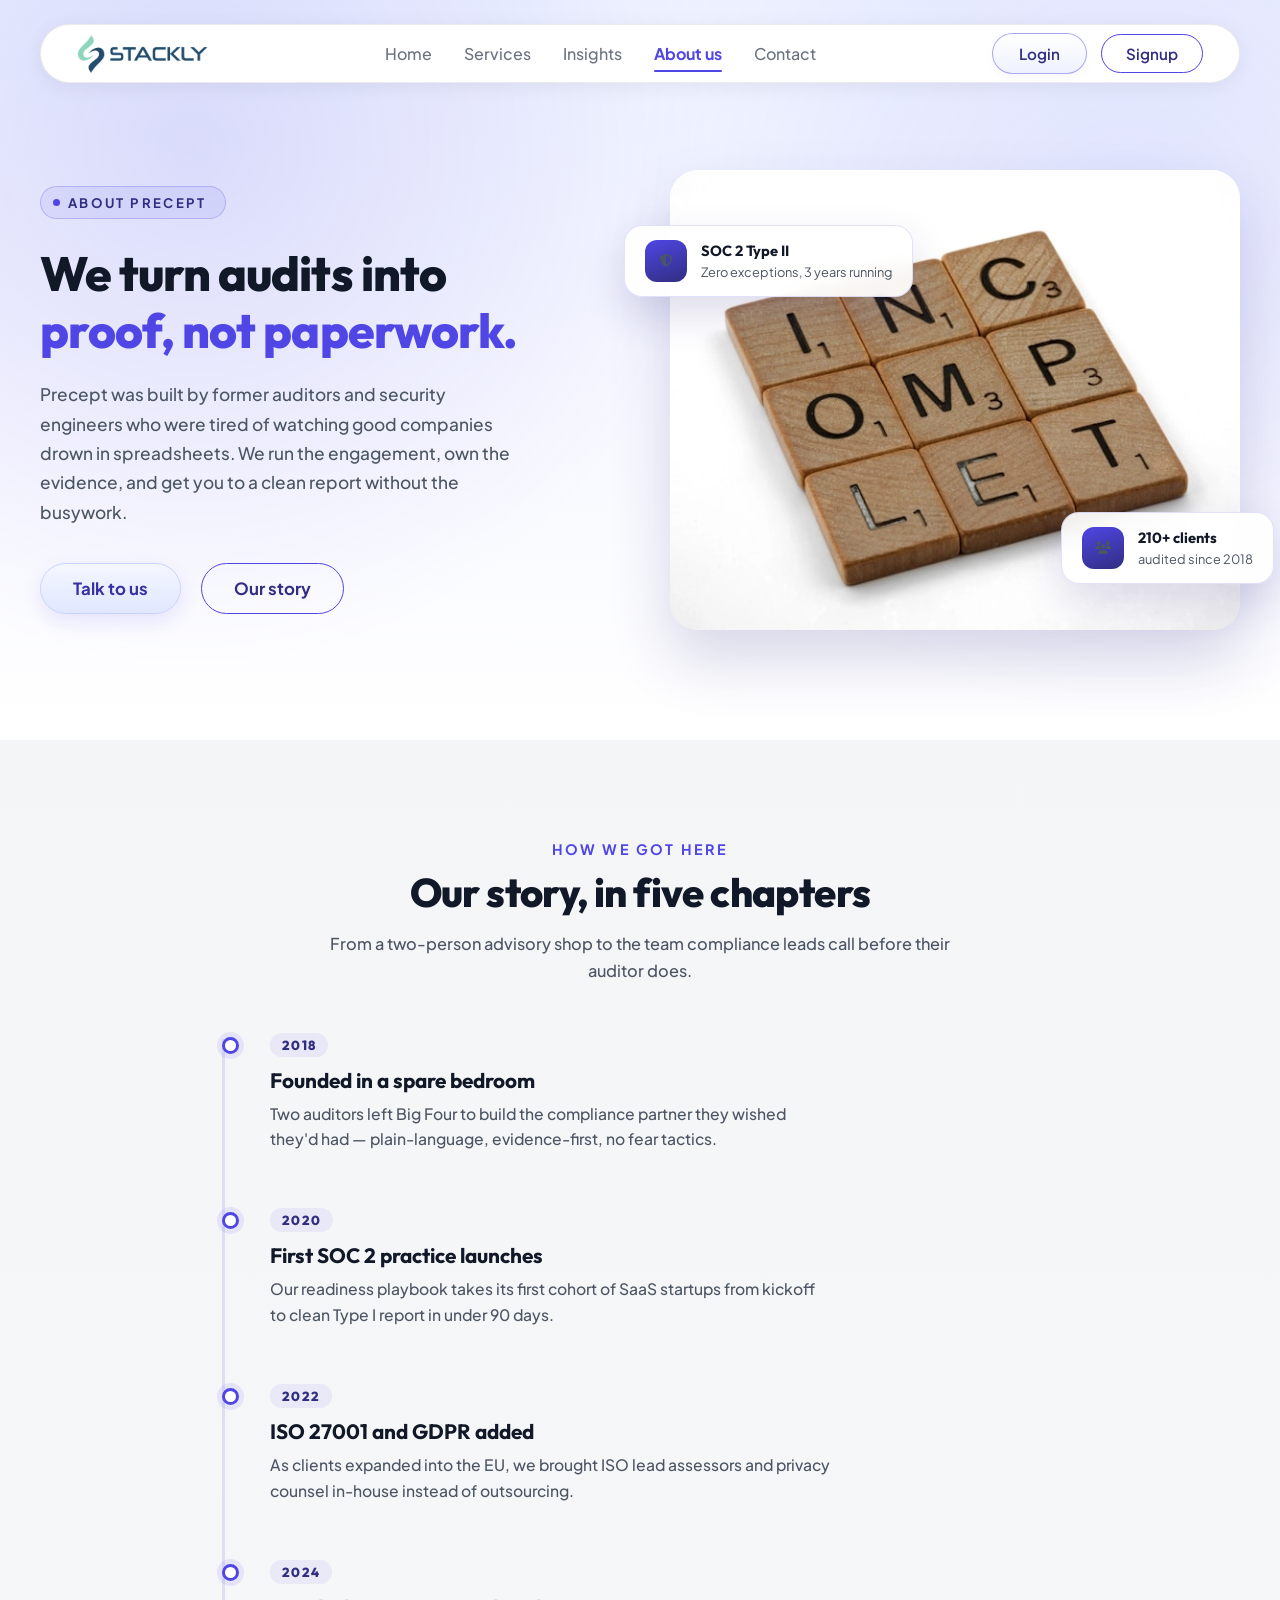
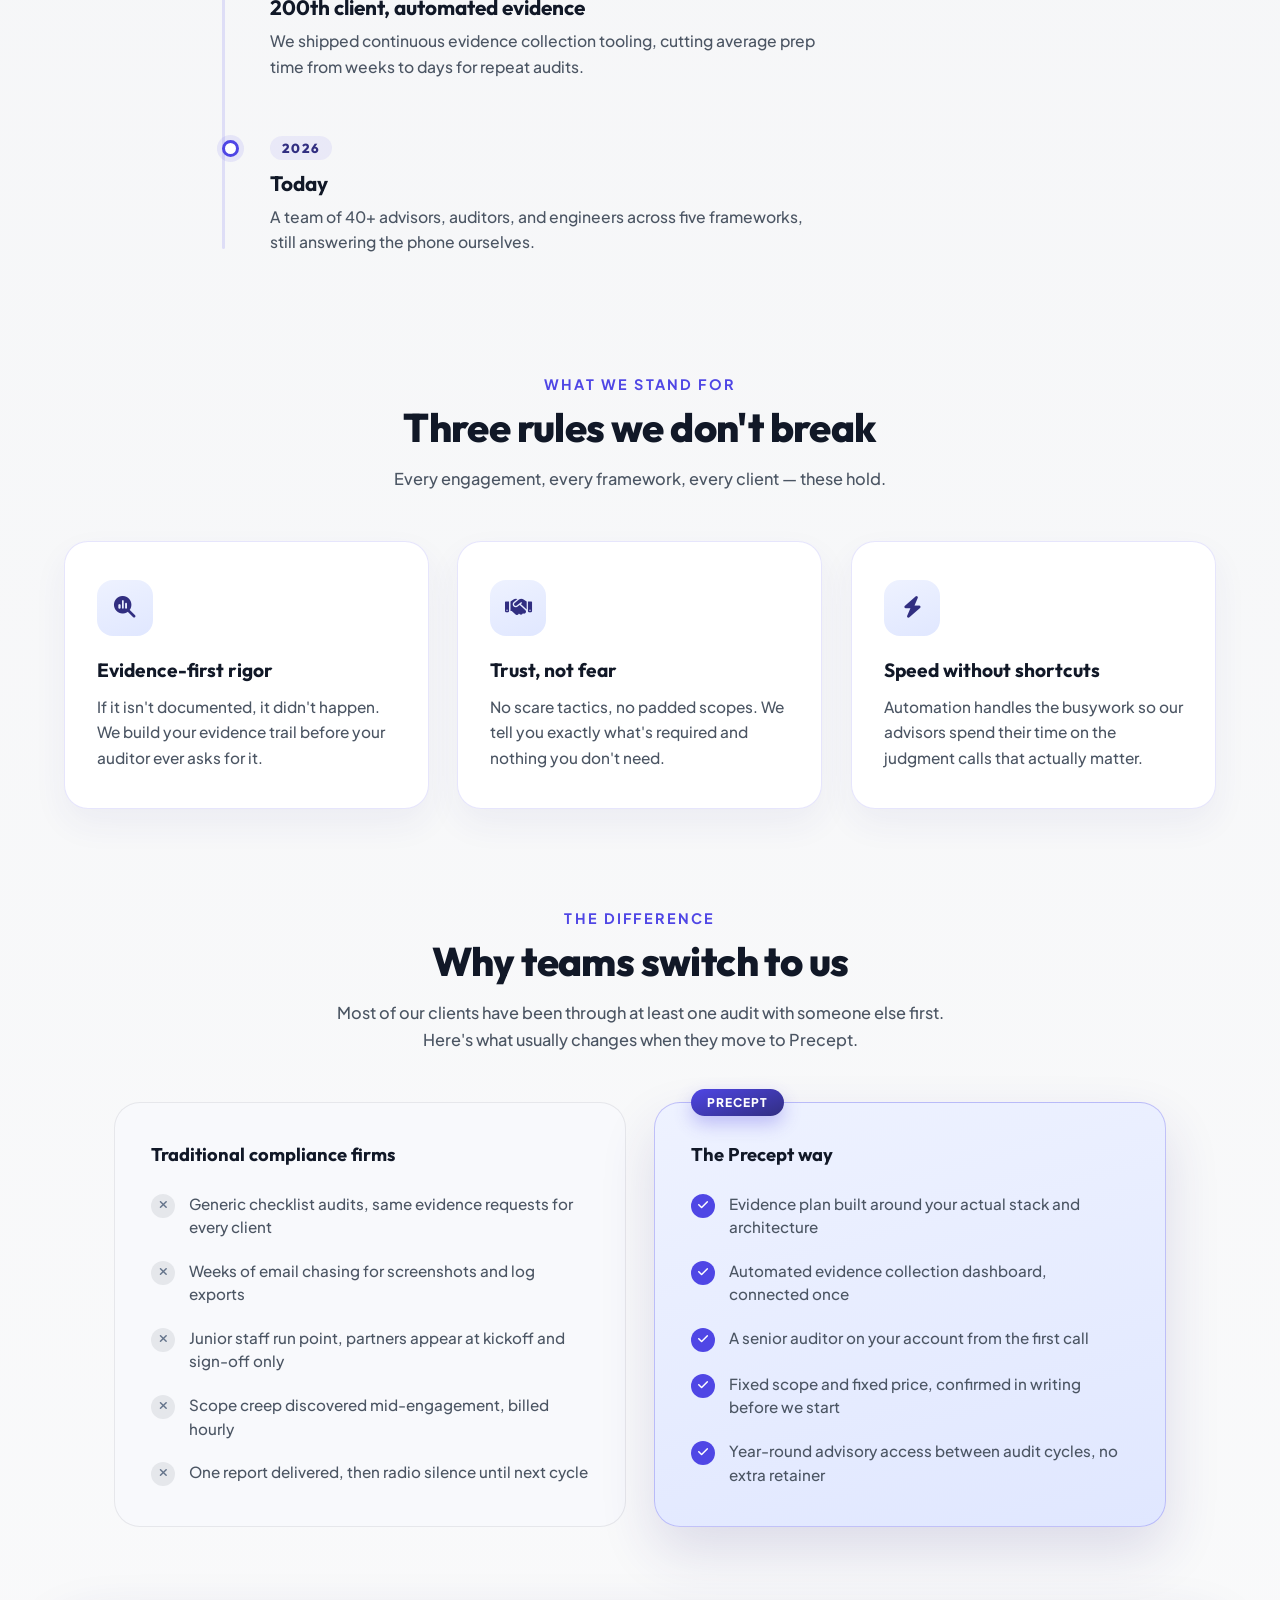
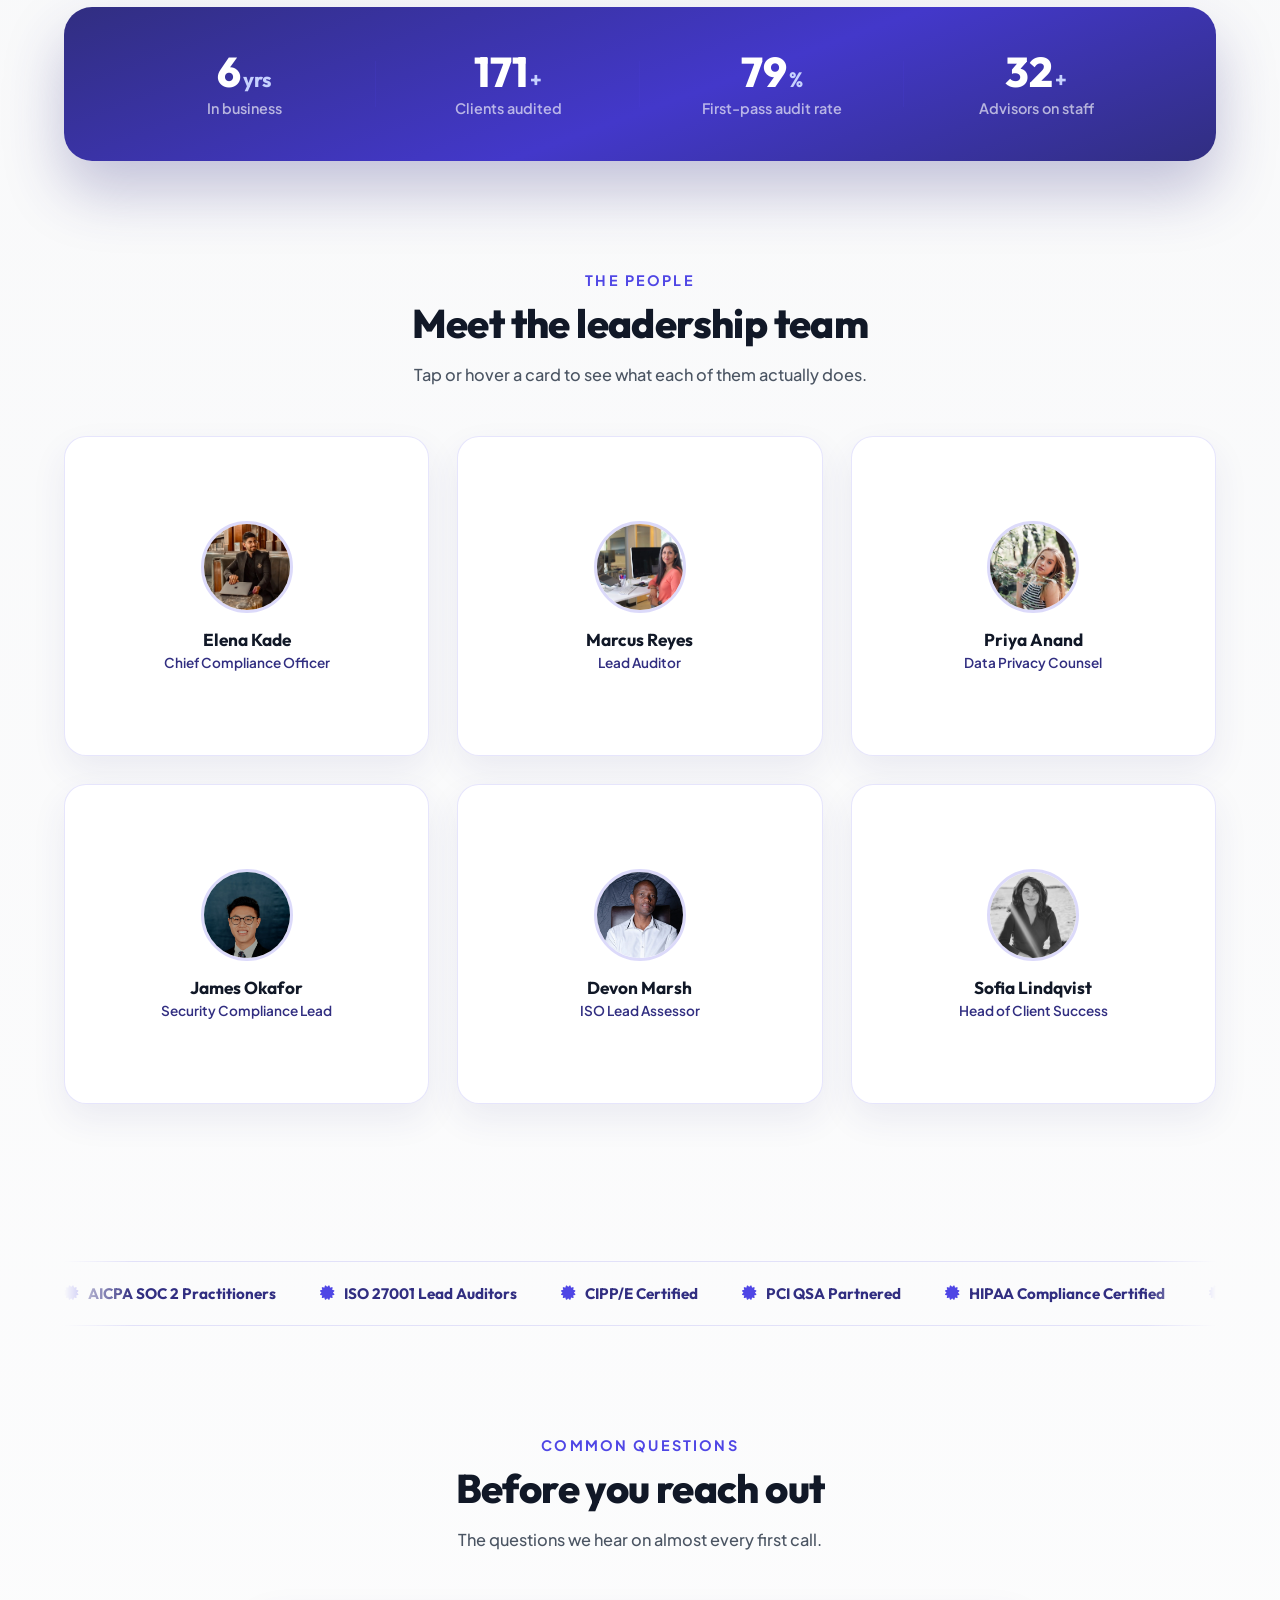
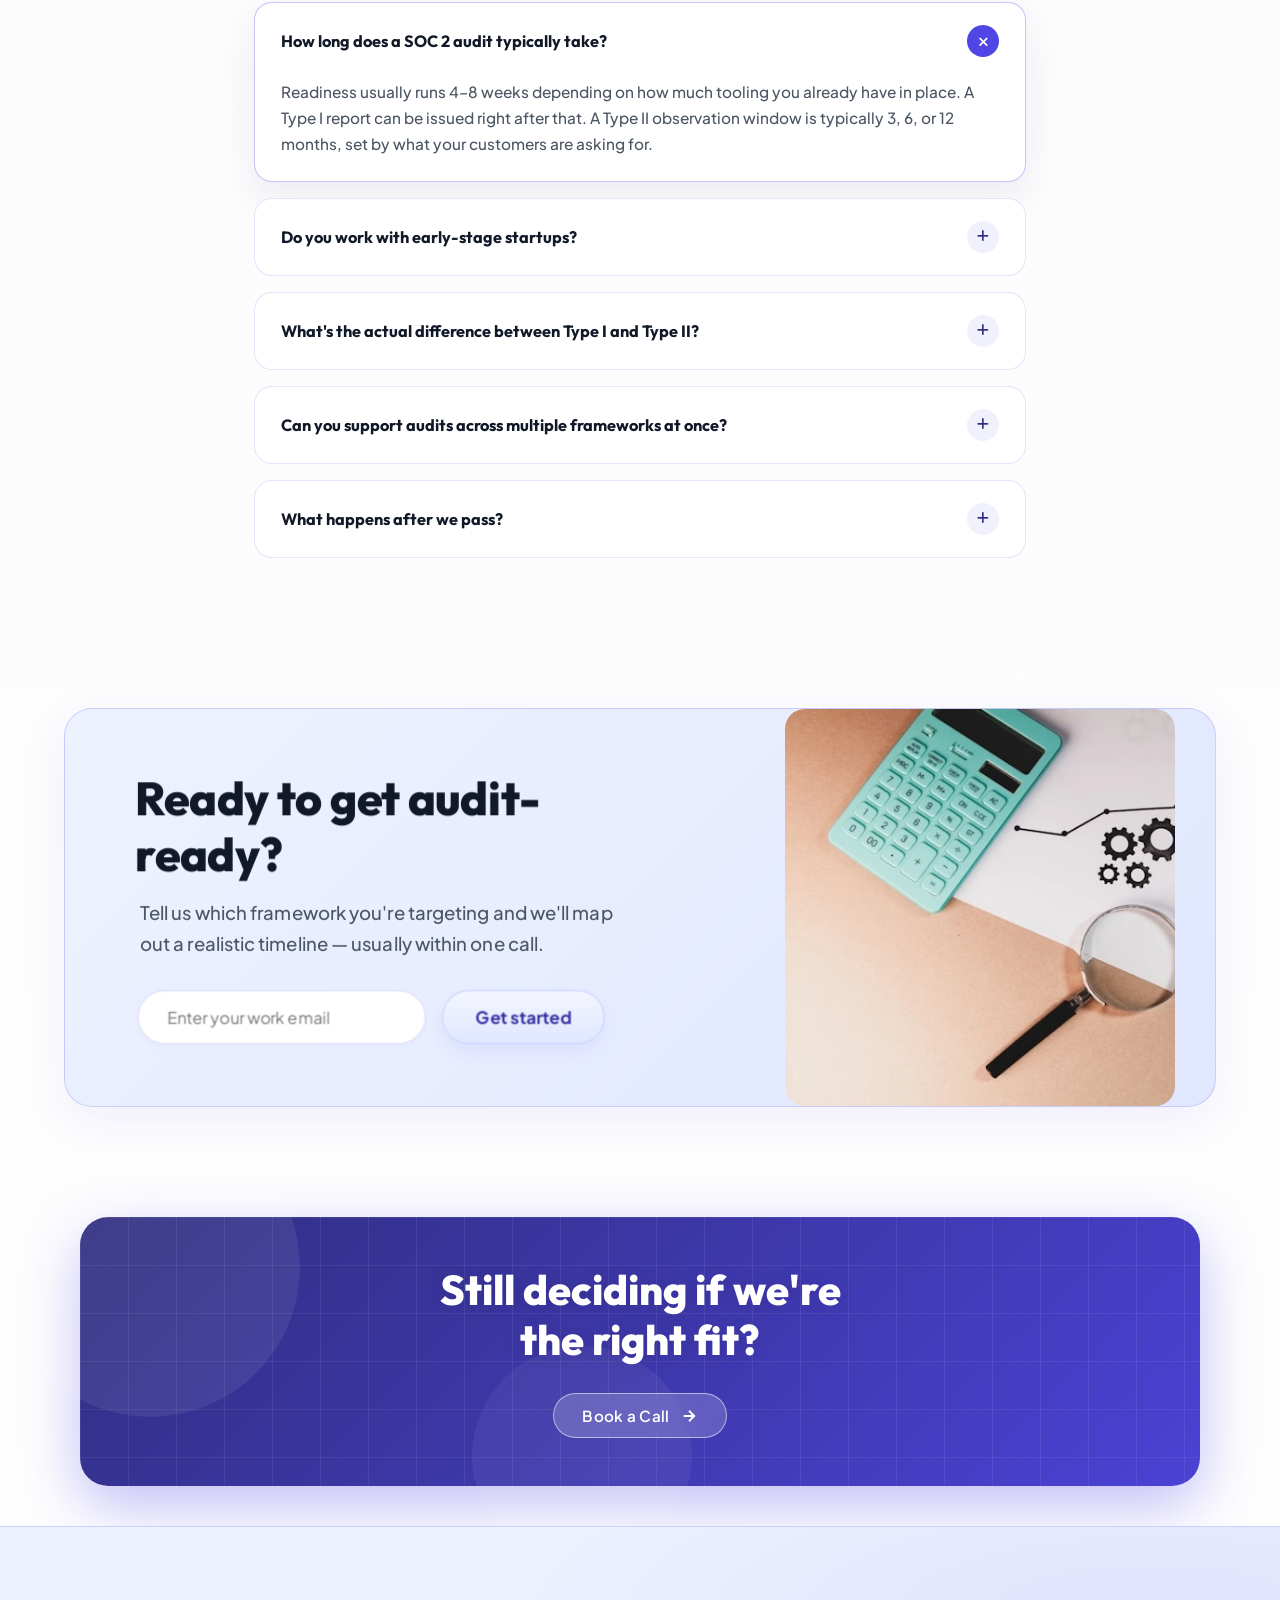
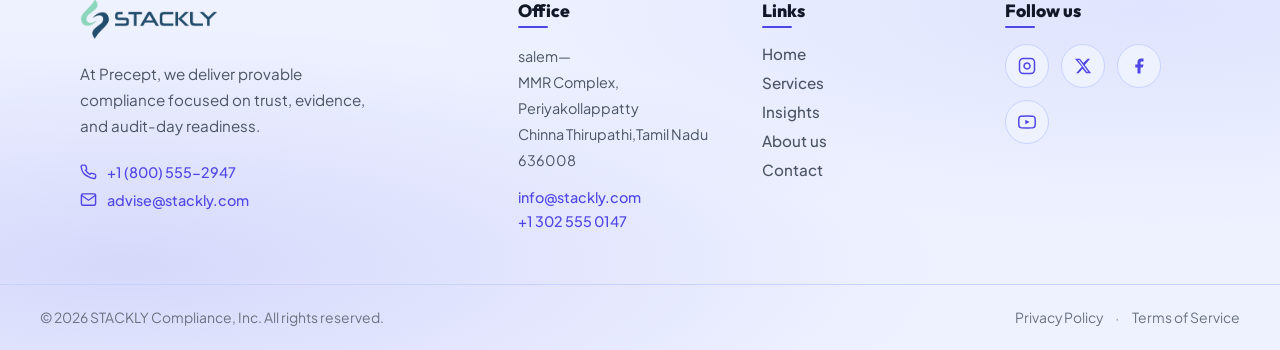
<file: html/about.html>
<!DOCTYPE html>
<html lang="en">
<head>
    <meta charset="UTF-8">
    <meta name="viewport" content="width=device-width, initial-scale=1.0">
    <title>About Us - Precept Compliance</title>
    <meta name="description" content="Who we are and why compliance teams trust Precept for SOC 2, ISO 27001, GDPR, HIPAA and PCI DSS engagements.">
    <!-- Google Fonts: Plus Jakarta Sans & Outfit -->
    <link rel="preconnect" href="https://fonts.googleapis.com">
    <link rel="preconnect" href="https://fonts.gstatic.com" crossorigin>
    <link href="https://fonts.googleapis.com/css2?family=Outfit:wght@300;400;500;600;700;800&family=Plus+Jakarta+Sans:wght@300;400;500;600;700;800&display=swap" rel="stylesheet">
    <link rel="stylesheet" href="https://cdnjs.cloudflare.com/ajax/libs/font-awesome/6.4.0/css/all.min.css">
    <link rel="stylesheet" href="../css/styles.css?v=2">
    <link rel="stylesheet" href="../css/about.css?v=1">
    
</head>
<body>

    <!-- Scroll Progress Indicator Bar -->
    <div class="scroll-progress-container">
        <div class="scroll-progress-bar" id="page-scroll-indicator"></div>
    </div>

    <div class="site-wrapper" id="page-wrapper-container">

        <!-- Floating Pill-Shaped Navbar Header (shared with home/insights) -->
        <header class="navbar-wrapper reveal-fade">
            <div class="navbar-pill" id="navbar-pill-element">
                <a href="index.html" class="navbar-brand" id="stackly-logo-home">
                    <img src="../assets/stck2.webp" alt="Precept Compliance Logo" class="brand-logo-img">
                </a>

                <nav class="navbar-links" id="main-nav-links">
                    <a href="index.html" class="nav-item" id="nav-item-home">Home</a>
                    <a href="service.html" class="nav-item" id="nav-item-services">Services</a>
                    <a href="insights.html" class="nav-item" id="nav-item-blog">Insights</a>
                    <a href="about.html" class="nav-item active" id="nav-item-about">About us</a>
                    <a href="contact.html" class="nav-item" id="nav-item-contact">Contact</a>
                    <div class="mobile-nav-actions">
                        <a href="login.html" class="btn-login">Login</a>
                        <a href="signup.html" class="btn-signup">Signup</a>
                    </div>
                </nav>

                <div class="navbar-actions">
                    <a href="login.html" class="btn-login" id="btn-navbar-login">Login</a>
                    <a href="signup.html" class="btn-signup" id="btn-navbar-signup">Signup</a>
                    <button class="menu-hamburger" id="nav-menu-hamburger" aria-label="Toggle Navigation Menu" aria-expanded="false">
                        <span class="bar"></span>
                        <span class="bar"></span>
                        <span class="bar"></span>
                    </button>
                </div>
            </div>
        </header>

        <!-- ============================================================
             SECTION 1 — About Hero (split layout, parallax floating cards)
             ============================================================ -->
        <section class="abt-hero" id="abt-hero-trigger">
            <div class="abt-hero-bg" id="abt-hero-bg" aria-hidden="true"></div>
            <div class="abt-hero-inner">
                <div class="abt-hero-text">
                    <div class="abt-hero-eyebrow reveal-text delay-1">
                        <span class="abt-hero-eyebrow-dot"></span>
                        About Precept
                    </div>
                    <h1 class="abt-hero-heading reveal-text delay-2">
                        We turn audits into<br>
                        <span class="abt-hero-heading-accent">proof, not paperwork.</span>
                    </h1>
                    <p class="abt-hero-desc reveal-text delay-3">
                        Precept was built by former auditors and security engineers who were tired of watching
                        good companies drown in spreadsheets. We run the engagement, own the evidence, and get
                        you to a clean report without the busywork.
                    </p>
                    <div class="abt-hero-actions reveal-text delay-4">
                        <a href="404.html" class="btn-book">Talk to us</a>
                        <a href="404.html" class="btn-learn">Our story</a>
                    </div>
                </div>

                <div class="abt-hero-visual reveal-text delay-4" id="abt-hero-visual">
                    <div class="abt-hero-img-wrap">
                        <img src="../assets/cc50.webp" alt="Precept advisory team working" class="abt-hero-img">
                    </div>
                    <div class="abt-float-card abt-float-card-1" data-tilt-depth="18">
                        <span class="abt-float-icon"><i class="fa-solid fa-shield-halved"></i></span>
                        <div>
                            <strong>SOC 2 Type II</strong>
                            <span>Zero exceptions, 3 years running</span>
                        </div>
                    </div>
                    <div class="abt-float-card abt-float-card-2" data-tilt-depth="28">
                        <span class="abt-float-icon"><i class="fa-solid fa-users"></i></span>
                        <div>
                            <strong>210+ clients</strong>
                            <span>audited since 2018</span>
                        </div>
                    </div>
                </div>
            </div>
        </section>

        <!-- ============================================================
             SECTION 2 — Our Story (scroll-filled vertical timeline)
             ============================================================ -->
        <section class="abt-story" id="abt-story">
            <div class="svc-section-header reveal-scroll-up">
                <span class="section-tagline">HOW WE GOT HERE</span>
                <h2 class="svc-section-heading">Our story, in five chapters</h2>
                <p class="svc-section-sub">From a two-person advisory shop to the team compliance leads call before their auditor does.</p>
            </div>

            <div class="abt-timeline-wrap" id="abt-timeline-wrap">
                <div class="abt-timeline-rail">
                    <div class="abt-timeline-fill" id="abt-timeline-fill"></div>
                </div>

                <div class="abt-timeline-items">
                    <div class="abt-timeline-item reveal-scroll-up">
                        <span class="abt-timeline-dot"></span>
                        <span class="abt-timeline-year">2018</span>
                        <h3>Founded in a spare bedroom</h3>
                        <p>Two auditors left Big Four to build the compliance partner they wished they'd had — plain-language, evidence-first, no fear tactics.</p>
                    </div>
                    <div class="abt-timeline-item reveal-scroll-up">
                        <span class="abt-timeline-dot"></span>
                        <span class="abt-timeline-year">2020</span>
                        <h3>First SOC 2 practice launches</h3>
                        <p>Our readiness playbook takes its first cohort of SaaS startups from kickoff to clean Type I report in under 90 days.</p>
                    </div>
                    <div class="abt-timeline-item reveal-scroll-up">
                        <span class="abt-timeline-dot"></span>
                        <span class="abt-timeline-year">2022</span>
                        <h3>ISO 27001 and GDPR added</h3>
                        <p>As clients expanded into the EU, we brought ISO lead assessors and privacy counsel in-house instead of outsourcing.</p>
                    </div>
                    <div class="abt-timeline-item reveal-scroll-up">
                        <span class="abt-timeline-dot"></span>
                        <span class="abt-timeline-year">2024</span>
                        <h3>200th client, automated evidence</h3>
                        <p>We shipped continuous evidence collection tooling, cutting average prep time from weeks to days for repeat audits.</p>
                    </div>
                    <div class="abt-timeline-item reveal-scroll-up">
                        <span class="abt-timeline-dot"></span>
                        <span class="abt-timeline-year">2026</span>
                        <h3>Today</h3>
                        <p>A team of 40+ advisors, auditors, and engineers across five frameworks, still answering the phone ourselves.</p>
                    </div>
                </div>
            </div>
        </section>

        <!-- ============================================================
             SECTION 3 — Mission & Values (tilt cards)
             ============================================================ -->
        <section class="abt-values">
            <div class="svc-section-header reveal-scroll-up">
                <span class="section-tagline">WHAT WE STAND FOR</span>
                <h2 class="svc-section-heading">Three rules we don't break</h2>
                <p class="svc-section-sub">Every engagement, every framework, every client — these hold.</p>
            </div>

            <div class="abt-values-grid" id="abt-values-grid">
                <div class="abt-value-card abt-stagger-item">
                    <span class="abt-value-icon"><i class="fa-solid fa-magnifying-glass-chart"></i></span>
                    <h3>Evidence-first rigor</h3>
                    <p>If it isn't documented, it didn't happen. We build your evidence trail before your auditor ever asks for it.</p>
                </div>
                <div class="abt-value-card abt-stagger-item">
                    <span class="abt-value-icon"><i class="fa-solid fa-handshake"></i></span>
                    <h3>Trust, not fear</h3>
                    <p>No scare tactics, no padded scopes. We tell you exactly what's required and nothing you don't need.</p>
                </div>
                <div class="abt-value-card abt-stagger-item">
                    <span class="abt-value-icon"><i class="fa-solid fa-bolt"></i></span>
                    <h3>Speed without shortcuts</h3>
                    <p>Automation handles the busywork so our advisors spend their time on the judgment calls that actually matter.</p>
                </div>
            </div>
        </section>

        <!-- ============================================================
             SECTION 3B — Why Precept (side-by-side comparison)
             ============================================================ -->
        <section class="abt-compare" id="abt-compare">
            <div class="svc-section-header reveal-scroll-up">
                <span class="section-tagline">THE DIFFERENCE</span>
                <h2 class="svc-section-heading">Why teams switch to us</h2>
                <p class="svc-section-sub">Most of our clients have been through at least one audit with someone else first. Here's what usually changes when they move to Precept.</p>
            </div>

            <div class="abt-compare-grid" id="abt-compare-grid">
                <div class="abt-compare-col abt-compare-old">
                    <h3 class="abt-compare-col-title">Traditional compliance firms</h3>
                    <ul class="abt-compare-list">
                        <li class="abt-compare-row abt-stagger-item"><span class="abt-compare-icon abt-icon-no"><i class="fa-solid fa-xmark"></i></span>Generic checklist audits, same evidence requests for every client</li>
                        <li class="abt-compare-row abt-stagger-item"><span class="abt-compare-icon abt-icon-no"><i class="fa-solid fa-xmark"></i></span>Weeks of email chasing for screenshots and log exports</li>
                        <li class="abt-compare-row abt-stagger-item"><span class="abt-compare-icon abt-icon-no"><i class="fa-solid fa-xmark"></i></span>Junior staff run point, partners appear at kickoff and sign-off only</li>
                        <li class="abt-compare-row abt-stagger-item"><span class="abt-compare-icon abt-icon-no"><i class="fa-solid fa-xmark"></i></span>Scope creep discovered mid-engagement, billed hourly</li>
                        <li class="abt-compare-row abt-stagger-item"><span class="abt-compare-icon abt-icon-no"><i class="fa-solid fa-xmark"></i></span>One report delivered, then radio silence until next cycle</li>
                    </ul>
                </div>

                <div class="abt-compare-col abt-compare-new">
                    <span class="abt-compare-badge">Precept</span>
                    <h3 class="abt-compare-col-title">The Precept way</h3>
                    <ul class="abt-compare-list">
                        <li class="abt-compare-row abt-stagger-item"><span class="abt-compare-icon abt-icon-yes"><i class="fa-solid fa-check"></i></span>Evidence plan built around your actual stack and architecture</li>
                        <li class="abt-compare-row abt-stagger-item"><span class="abt-compare-icon abt-icon-yes"><i class="fa-solid fa-check"></i></span>Automated evidence collection dashboard, connected once</li>
                        <li class="abt-compare-row abt-stagger-item"><span class="abt-compare-icon abt-icon-yes"><i class="fa-solid fa-check"></i></span>A senior auditor on your account from the first call</li>
                        <li class="abt-compare-row abt-stagger-item"><span class="abt-compare-icon abt-icon-yes"><i class="fa-solid fa-check"></i></span>Fixed scope and fixed price, confirmed in writing before we start</li>
                        <li class="abt-compare-row abt-stagger-item"><span class="abt-compare-icon abt-icon-yes"><i class="fa-solid fa-check"></i></span>Year-round advisory access between audit cycles, no extra retainer</li>
                    </ul>
                </div>
            </div>
        </section>

        <!-- ============================================================
             SECTION 4 — Reading/Company Stats (count-up on scroll)
             ============================================================ -->
        <section class="abt-stats-section">
            <div class="abt-stats-card reveal-scroll-up" id="abt-stats-card">
                <div class="stat-column">
                    <div class="stat-number-wrapper">
                        <span class="stat-number" data-target="8">0</span><span class="stat-suffix">yrs</span>
                    </div>
                    <p class="stat-label">In business</p>
                </div>
                <div class="stat-column">
                    <div class="stat-number-wrapper">
                        <span class="stat-number" data-target="210">0</span><span class="stat-suffix">+</span>
                    </div>
                    <p class="stat-label">Clients audited</p>
                </div>
                <div class="stat-column">
                    <div class="stat-number-wrapper">
                        <span class="stat-number" data-target="98">0</span><span class="stat-suffix">%</span>
                    </div>
                    <p class="stat-label">First-pass audit rate</p>
                </div>
                <div class="stat-column">
                    <div class="stat-number-wrapper">
                        <span class="stat-number" data-target="40">0</span><span class="stat-suffix">+</span>
                    </div>
                    <p class="stat-label">Advisors on staff</p>
                </div>
            </div>
        </section>

        <!-- ============================================================
             SECTION 5 — Leadership Team (flip cards)
             ============================================================ -->
        <section class="abt-team" id="abt-team">
            <div class="svc-section-header reveal-scroll-up">
                <span class="section-tagline">THE PEOPLE</span>
                <h2 class="svc-section-heading">Meet the leadership team</h2>
                <p class="svc-section-sub">Tap or hover a card to see what each of them actually does.</p>
            </div>

            <div class="abt-team-grid" id="abt-team-grid">

                <div class="abt-team-card abt-stagger-item" tabindex="0">
                    <div class="abt-team-card-inner">
                        <div class="abt-team-face abt-team-front">
                            <img src="../assets/cc51.webp" alt="Elena Kade">
                            <h3>Elena Kade</h3>
                            <p>Chief Compliance Officer</p>
                        </div>
                        <div class="abt-team-face abt-team-back">
                            <h3>Elena Kade</h3>
                            <p>15 years leading SOC 2 and ISO engagements for fintech and healthtech. Sets the audit strategy for every client.</p>
                            <div class="abt-team-social">
                                <a href="404.html" aria-label="LinkedIn"><i class="fa-brands fa-linkedin-in"></i></a>
                                <a href="mailto:advise@stackly.com" aria-label="Email"><i class="fa-solid fa-envelope"></i></a>
                            </div>
                        </div>
                    </div>
                </div>

                <div class="abt-team-card abt-stagger-item" tabindex="0">
                    <div class="abt-team-card-inner">
                        <div class="abt-team-face abt-team-front">
                            <img src="../assets/cc52.webp" alt="Marcus Reyes">
                            <h3>Marcus Reyes</h3>
                            <p>Lead Auditor</p>
                        </div>
                        <div class="abt-team-face abt-team-back">
                            <h3>Marcus Reyes</h3>
                            <p>Runs Type I and Type II fieldwork end to end, from readiness assessment through final report sign-off.</p>
                            <div class="abt-team-social">
                                <a href="404.html" aria-label="LinkedIn"><i class="fa-brands fa-linkedin-in"></i></a>
                                <a href="mailto:advise@stackly.com" aria-label="Email"><i class="fa-solid fa-envelope"></i></a>
                            </div>
                        </div>
                    </div>
                </div>

                <div class="abt-team-card abt-stagger-item" tabindex="0">
                    <div class="abt-team-card-inner">
                        <div class="abt-team-face abt-team-front">
                            <img src="../assets/cc53.webp" alt="Priya Anand">
                            <h3>Priya Anand</h3>
                            <p>Data Privacy Counsel</p>
                        </div>
                        <div class="abt-team-face abt-team-back">
                            <h3>Priya Anand</h3>
                            <p>Handles GDPR, CCPA, and HIPAA work — from BAAs to cross-border transfer reviews. Formerly in-house privacy counsel.</p>
                            <div class="abt-team-social">
                                <a href="404.html" aria-label="LinkedIn"><i class="fa-brands fa-linkedin-in"></i></a>
                                <a href="mailto:advise@stackly.com" aria-label="Email"><i class="fa-solid fa-envelope"></i></a>
                            </div>
                        </div>
                    </div>
                </div>

                <div class="abt-team-card abt-stagger-item" tabindex="0">
                    <div class="abt-team-card-inner">
                        <div class="abt-team-face abt-team-front">
                            <img src="../assets/cc54.webp" alt="James Okafor">
                            <h3>James Okafor</h3>
                            <p>Security Compliance Lead</p>
                        </div>
                        <div class="abt-team-face abt-team-back">
                            <h3>James Okafor</h3>
                            <p>Owns pen test scoping, vendor risk reviews, and the continuous monitoring platform our clients use daily.</p>
                            <div class="abt-team-social">
                                <a href="404.html" aria-label="LinkedIn"><i class="fa-brands fa-linkedin-in"></i></a>
                                <a href="mailto:advise@stackly.com" aria-label="Email"><i class="fa-solid fa-envelope"></i></a>
                            </div>
                        </div>
                    </div>
                </div>

                <div class="abt-team-card abt-stagger-item" tabindex="0">
                    <div class="abt-team-card-inner">
                        <div class="abt-team-face abt-team-front">
                            <img src="../assets/cc55.webp" alt="Devon Marsh">
                            <h3>Devon Marsh</h3>
                            <p>ISO Lead Assessor</p>
                        </div>
                        <div class="abt-team-face abt-team-back">
                            <h3>Devon Marsh</h3>
                            <p>Certified ISO 27001 lead assessor covering Annex A controls, Stage 1/2 audits, and surveillance visits.</p>
                            <div class="abt-team-social">
                                <a href="404.html" aria-label="LinkedIn"><i class="fa-brands fa-linkedin-in"></i></a>
                                <a href="mailto:advise@stackly.com" aria-label="Email"><i class="fa-solid fa-envelope"></i></a>
                            </div>
                        </div>
                    </div>
                </div>

                <div class="abt-team-card abt-stagger-item" tabindex="0">
                    <div class="abt-team-card-inner">
                        <div class="abt-team-face abt-team-front">
                            <img src="../assets/cc56.webp" alt="Sofia Lindqvist">
                            <h3>Sofia Lindqvist</h3>
                            <p>Head of Client Success</p>
                        </div>
                        <div class="abt-team-face abt-team-back">
                            <h3>Sofia Lindqvist</h3>
                            <p>Your first call after signing — keeps every engagement on timeline and every question answered within a day.</p>
                            <div class="abt-team-social">
                                <a href="404.html" aria-label="LinkedIn"><i class="fa-brands fa-linkedin-in"></i></a>
                                <a href="mailto:advise@stackly.com" aria-label="Email"><i class="fa-solid fa-envelope"></i></a>
                            </div>
                        </div>
                    </div>
                </div>

            </div>
        </section>

        <!-- ============================================================
             SECTION 6 — Certifications ticker (infinite scroll strip)
             ============================================================ -->
        <section class="abt-certs">
            <p class="abt-certs-label reveal-scroll-up">Backed by credentials our clients actually check</p>
            <div class="abt-certs-wrap reveal-scroll-up">
                <div class="abt-certs-track" id="abt-certs-track">
                    <span class="abt-certs-item"><i class="fa-solid fa-certificate"></i> AICPA SOC 2 Practitioners</span>
                    <span class="abt-certs-item"><i class="fa-solid fa-certificate"></i> ISO 27001 Lead Auditors</span>
                    <span class="abt-certs-item"><i class="fa-solid fa-certificate"></i> CIPP/E Certified</span>
                    <span class="abt-certs-item"><i class="fa-solid fa-certificate"></i> PCI QSA Partnered</span>
                    <span class="abt-certs-item"><i class="fa-solid fa-certificate"></i> HIPAA Compliance Certified</span>
                    <span class="abt-certs-item"><i class="fa-solid fa-certificate"></i> CISSP On Staff</span>
                    <!-- duplicate set for seamless loop -->
                    <span class="abt-certs-item"><i class="fa-solid fa-certificate"></i> AICPA SOC 2 Practitioners</span>
                    <span class="abt-certs-item"><i class="fa-solid fa-certificate"></i> ISO 27001 Lead Auditors</span>
                    <span class="abt-certs-item"><i class="fa-solid fa-certificate"></i> CIPP/E Certified</span>
                    <span class="abt-certs-item"><i class="fa-solid fa-certificate"></i> PCI QSA Partnered</span>
                    <span class="abt-certs-item"><i class="fa-solid fa-certificate"></i> HIPAA Compliance Certified</span>
                    <span class="abt-certs-item"><i class="fa-solid fa-certificate"></i> CISSP On Staff</span>
                </div>
            </div>
        </section>

        <!-- ============================================================
             SECTION 6B — FAQ (accordion)
             ============================================================ -->
        <section class="abt-faq" id="abt-faq">
            <div class="svc-section-header reveal-scroll-up">
                <span class="section-tagline">COMMON QUESTIONS</span>
                <h2 class="svc-section-heading">Before you reach out</h2>
                <p class="svc-section-sub">The questions we hear on almost every first call.</p>
            </div>

            <div class="abt-faq-list reveal-scroll-up" id="abt-faq-list">

                <div class="abt-faq-item is-open">
                    <button class="abt-faq-question" aria-expanded="true">
                        <span>How long does a SOC 2 audit typically take?</span>
                        <span class="abt-faq-toggle"><i class="fa-solid fa-plus"></i></span>
                    </button>
                    <div class="abt-faq-answer">
                        <p>Readiness usually runs 4–8 weeks depending on how much tooling you already have in place. A Type I report can be issued right after that. A Type II observation window is typically 3, 6, or 12 months, set by what your customers are asking for.</p>
                    </div>
                </div>

                <div class="abt-faq-item">
                    <button class="abt-faq-question" aria-expanded="false">
                        <span>Do you work with early-stage startups?</span>
                        <span class="abt-faq-toggle"><i class="fa-solid fa-plus"></i></span>
                    </button>
                    <div class="abt-faq-answer">
                        <p>Yes — roughly a third of our engagements start pre-Series A. We scope down to what a small team can realistically maintain, then expand the control set as you grow instead of over-building on day one.</p>
                    </div>
                </div>

                <div class="abt-faq-item">
                    <button class="abt-faq-question" aria-expanded="false">
                        <span>What's the actual difference between Type I and Type II?</span>
                        <span class="abt-faq-toggle"><i class="fa-solid fa-plus"></i></span>
                    </button>
                    <div class="abt-faq-answer">
                        <p>Type I confirms your controls are designed correctly at a single point in time. Type II confirms those controls actually operated effectively over a period — usually months. Most enterprise buyers will eventually ask for Type II, so we plan for it from the start even if you begin with Type I.</p>
                    </div>
                </div>

                <div class="abt-faq-item">
                    <button class="abt-faq-question" aria-expanded="false">
                        <span>Can you support audits across multiple frameworks at once?</span>
                        <span class="abt-faq-toggle"><i class="fa-solid fa-plus"></i></span>
                    </button>
                    <div class="abt-faq-answer">
                        <p>Yes, and it's often cheaper together. SOC 2, ISO 27001, and HIPAA share a large percentage of underlying controls, so we map evidence once and reuse it across frameworks instead of running separate collection efforts for each.</p>
                    </div>
                </div>

                <div class="abt-faq-item">
                    <button class="abt-faq-question" aria-expanded="false">
                        <span>What happens after we pass?</span>
                        <span class="abt-faq-toggle"><i class="fa-solid fa-plus"></i></span>
                    </button>
                    <div class="abt-faq-answer">
                        <p>You keep access to your advisor and the evidence dashboard year-round, not just during audit windows. When policies drift, staff turns over, or you add a new framework, we flag it before it becomes a finding at your next audit.</p>
                    </div>
                </div>

            </div>
        </section>

        <!-- ============================================================
             SECTION 7 — Wellness-style CTA (glass card, matches home/insights)
             ============================================================ -->
        <section class="wellness-section-container" id="abt-wellness">
            <div class="wellness-card reveal-scroll-up" id="abt-wellness-bar">
                <div class="wellness-content">
                    <h2 class="wellness-title">Ready to get audit-ready?</h2>
                    <p class="wellness-desc">Tell us which framework you're targeting and we'll map out a realistic timeline — usually within one call.</p>
                    <form class="wellness-form" action="404.html">
                        <input type="email" class="wellness-input" placeholder="Enter your work email" required>
                        <button type="submit" class="btn-join">Get started</button>
                    </form>
                </div>
                <div class="wellness-image-container">
                    <img src="../assets/cc57.webp" alt="Precept team planning an engagement" class="nurse-img">
                </div>
            </div>
        </section>

        <!-- ============================================================
             SECTION 8 — CTA Banner (shared styling with home/insights)
             ============================================================ -->
        <section class="cta-banner-section" id="cta-banner">
            <div class="cta-card reveal-scroll-up">
                <div class="cta-grid-overlay"></div>
                <div class="cta-blob cta-blob-1"></div>
                <div class="cta-blob cta-blob-2"></div>
                <div class="cta-text-col">
                    <h2 class="cta-banner-heading">Still deciding if we're<br>the right fit?</h2>
                    <a href="404.html" class="cta-banner-btn">
                        <span>Book a Call</span>
                        <svg viewBox="0 0 24 24" fill="none" stroke="currentColor" stroke-width="2.5"><line x1="5" y1="12" x2="19" y2="12"/><polyline points="12 5 19 12 12 19"/></svg>
                    </a>
                </div>
            </div>
        </section>

    </div>

    <!-- ===== Footer (shared with home/insights) ===== -->
    <footer class="site-footer" id="site-footer">
        <div class="footer-bg-anim"></div>
        <div class="footer-inner">

            <div class="footer-col footer-brand-col">
                <a href="index.html" class="footer-logo-link">
                    <img src="../assets/stck2-transparent.webp" alt="Precept Logo" class="footer-logo">
                </a>
                <p class="footer-tagline">At Precept, we deliver provable compliance focused on trust, evidence, and audit-day readiness.</p>
                <div class="footer-contact-details">
                    <a href="tel:+18005552947" class="footer-contact-item">
                        <svg viewBox="0 0 24 24" fill="none" stroke="currentColor" stroke-width="2"><path d="M22 16.92v3a2 2 0 0 1-2.18 2 19.79 19.79 0 0 1-8.63-3.07A19.5 19.5 0 0 1 4.69 14a19.79 19.79 0 0 1-3.07-8.67A2 2 0 0 1 3.62 3h3a2 2 0 0 1 2 1.72c.127.96.361 1.903.7 2.81a2 2 0 0 1-.45 2.11L7.91 10.09a16 16 0 0 0 6 6l.91-.91a2 2 0 0 1 2.11-.45c.907.339 1.85.573 2.81.7A2 2 0 0 1 22 17.92z"/></svg>
                        +1 (800) 555-2947
                    </a>
                    <a href="mailto:advise@stackly.com" class="footer-contact-item">
                        <svg viewBox="0 0 24 24" fill="none" stroke="currentColor" stroke-width="2"><path d="M4 4h16c1.1 0 2 .9 2 2v12c0 1.1-.9 2-2 2H4c-1.1 0-2-.9-2-2V6c0-1.1.9-2 2-2z"/><polyline points="22,6 12,13 2,6"/></svg>
                        advise@stackly.com
                    </a>
                </div>
            </div>

            <div class="footer-col footer-office-col">
                <h4 class="footer-col-title">Office</h4>
                <address class="footer-address">
                    salem—<br>
                     MMR Complex, Periyakollappatty<br>
                     Chinna Thirupathi,Tamil Nadu 636008
                </address>
                <a href="mailto:info@stackly.com" class="footer-office-link">info@stackly.com</a>
                <a href="tel:+13025550147" class="footer-office-link">+1 302 555 0147</a>
            </div>

            <div class="footer-col footer-links-col">
                <h4 class="footer-col-title">Links</h4>
                <nav class="footer-nav">
                    <a href="index.html" class="footer-nav-link">Home</a>
                    <a href="service.html" class="footer-nav-link">Services</a>
                    <a href="insights.html" class="footer-nav-link">Insights</a>
                    <a href="about.html" class="footer-nav-link">About us</a>
                    <a href="contact.html" class="footer-nav-link">Contact</a>
                </nav>
            </div>

            <div class="footer-col footer-social-col">
                <h4 class="footer-col-title">Follow us</h4>
                <div class="footer-social-icons">
                    <a href="404.html" class="footer-social-btn" aria-label="Instagram">
                        <svg viewBox="0 0 24 24" fill="none" stroke="currentColor" stroke-width="2"><rect x="2" y="2" width="20" height="20" rx="5" ry="5"/><path d="M16 11.37A4 4 0 1 1 12.63 8 4 4 0 0 1 16 11.37z"/><line x1="17.5" y1="6.5" x2="17.51" y2="6.5"/></svg>
                    </a>
                    <a href="404.html" class="footer-social-btn" aria-label="X (Twitter)">
                        <svg viewBox="0 0 24 24" fill="currentColor"><path d="M18.244 2.25h3.308l-7.227 8.26 8.502 11.24H16.17l-4.714-6.231-5.401 6.231H2.748l7.73-8.835L1.254 2.25H8.08l4.253 5.622zm-1.161 17.52h1.833L7.084 4.126H5.117z"/></svg>
                    </a>
                    <a href="404.html" class="footer-social-btn" aria-label="Facebook">
                        <svg viewBox="0 0 24 24" fill="currentColor"><path d="M18 2h-3a5 5 0 0 0-5 5v3H7v4h3v8h4v-8h3l1-4h-4V7a1 1 0 0 1 1-1h3z"/></svg>
                    </a>
                    <a href="404.html" class="footer-social-btn" aria-label="YouTube">
                        <svg viewBox="0 0 24 24" fill="none" stroke="currentColor" stroke-width="2"><path d="M22.54 6.42a2.78 2.78 0 0 0-1.95-1.95C18.88 4 12 4 12 4s-6.88 0-8.59.46a2.78 2.78 0 0 0-1.95 1.96C1 8.12 1 12 1 12s0 3.88.46 5.58a2.78 2.78 0 0 0 1.95 1.95C5.12 20 12 20 12 20s6.88 0 8.59-.47a2.78 2.78 0 0 0 1.95-1.95C23 15.88 23 12 23 12s0-3.88-.46-5.58z"/><polygon fill="currentColor" stroke="none" points="9.75 15.02 15.5 12 9.75 8.98 9.75 15.02"/></svg>
                    </a>
                </div>
            </div>

        </div>

        <div class="footer-bottom">
            <p class="footer-copy">&copy; 2026 STACKLY Compliance, Inc. All rights reserved.</p>
            <div class="footer-bottom-links">
                <a href="#">Privacy Policy</a>
                <span>·</span>
                <a href="#">Terms of Service</a>
            </div>
        </div>
    </footer>

    <script src="../js/script.js"></script>
    <script src="../js/about.js"></script>
   
</body>
</html>
</file>
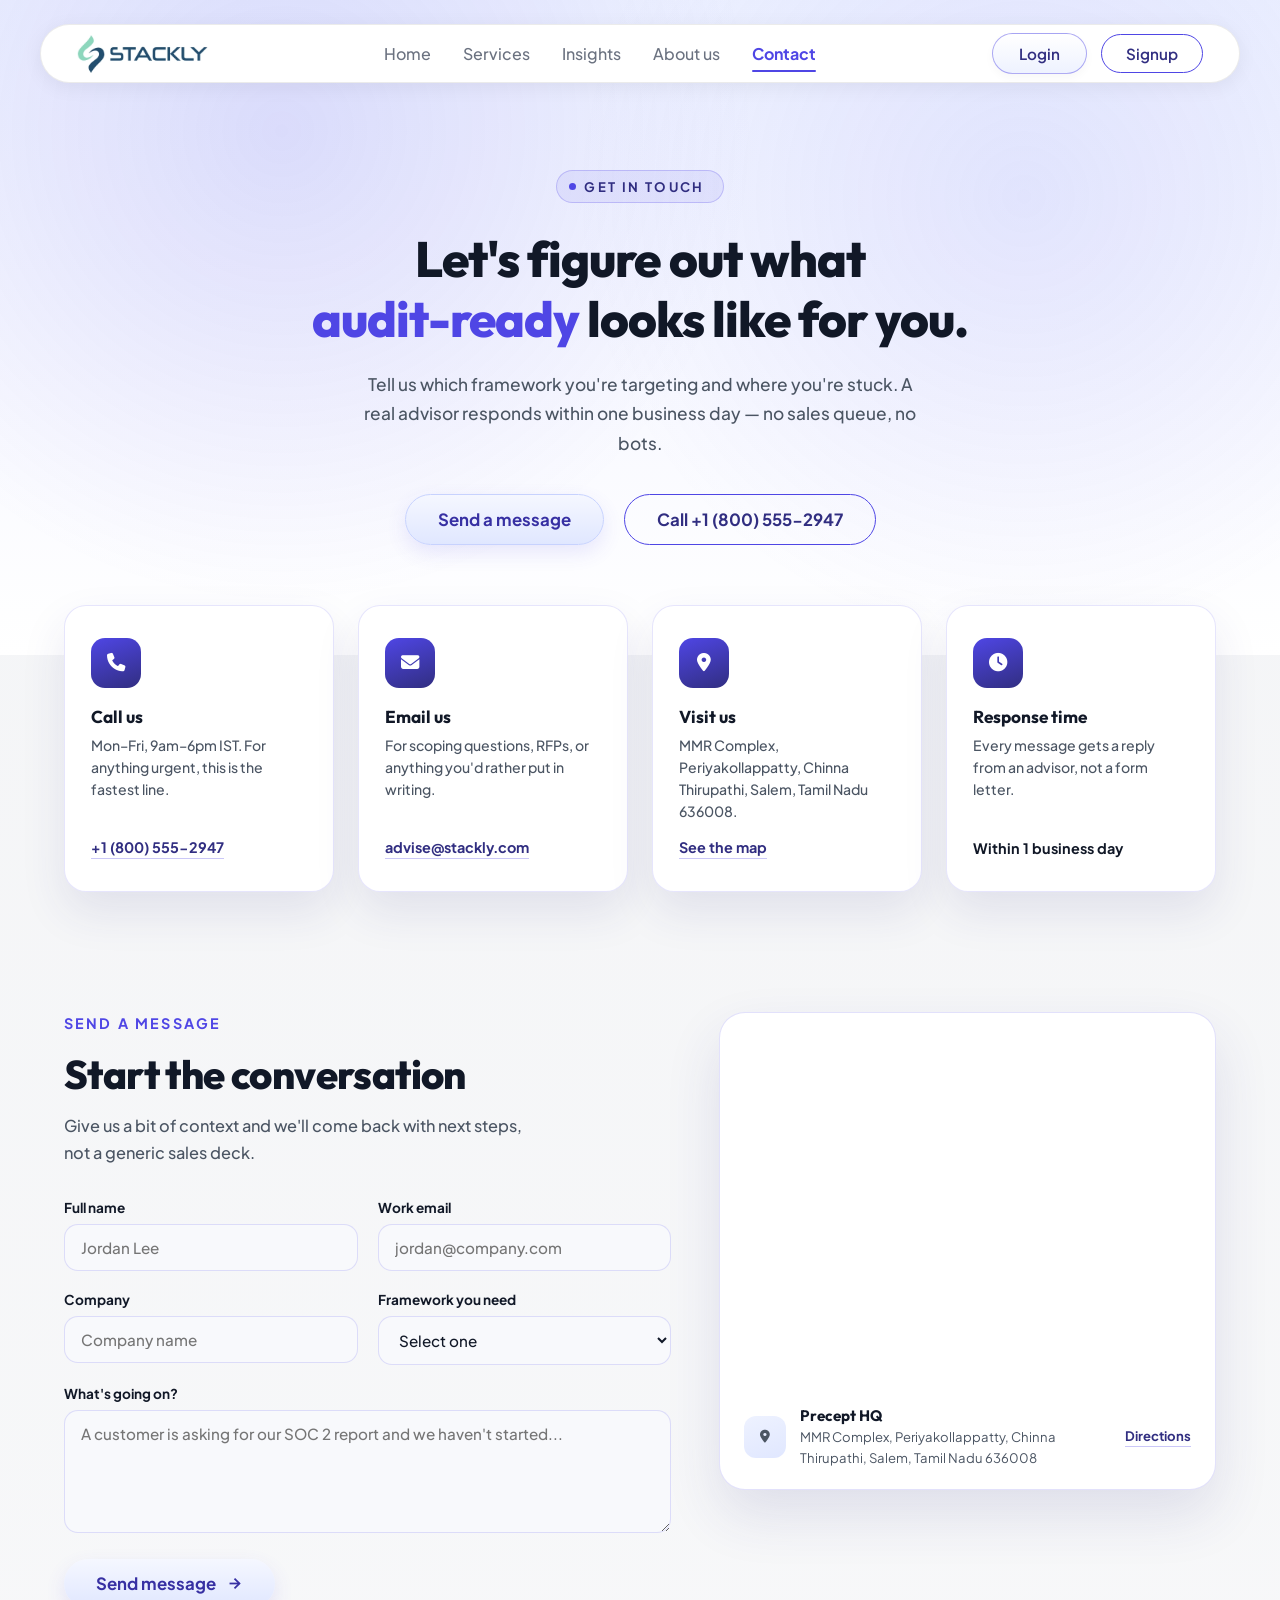
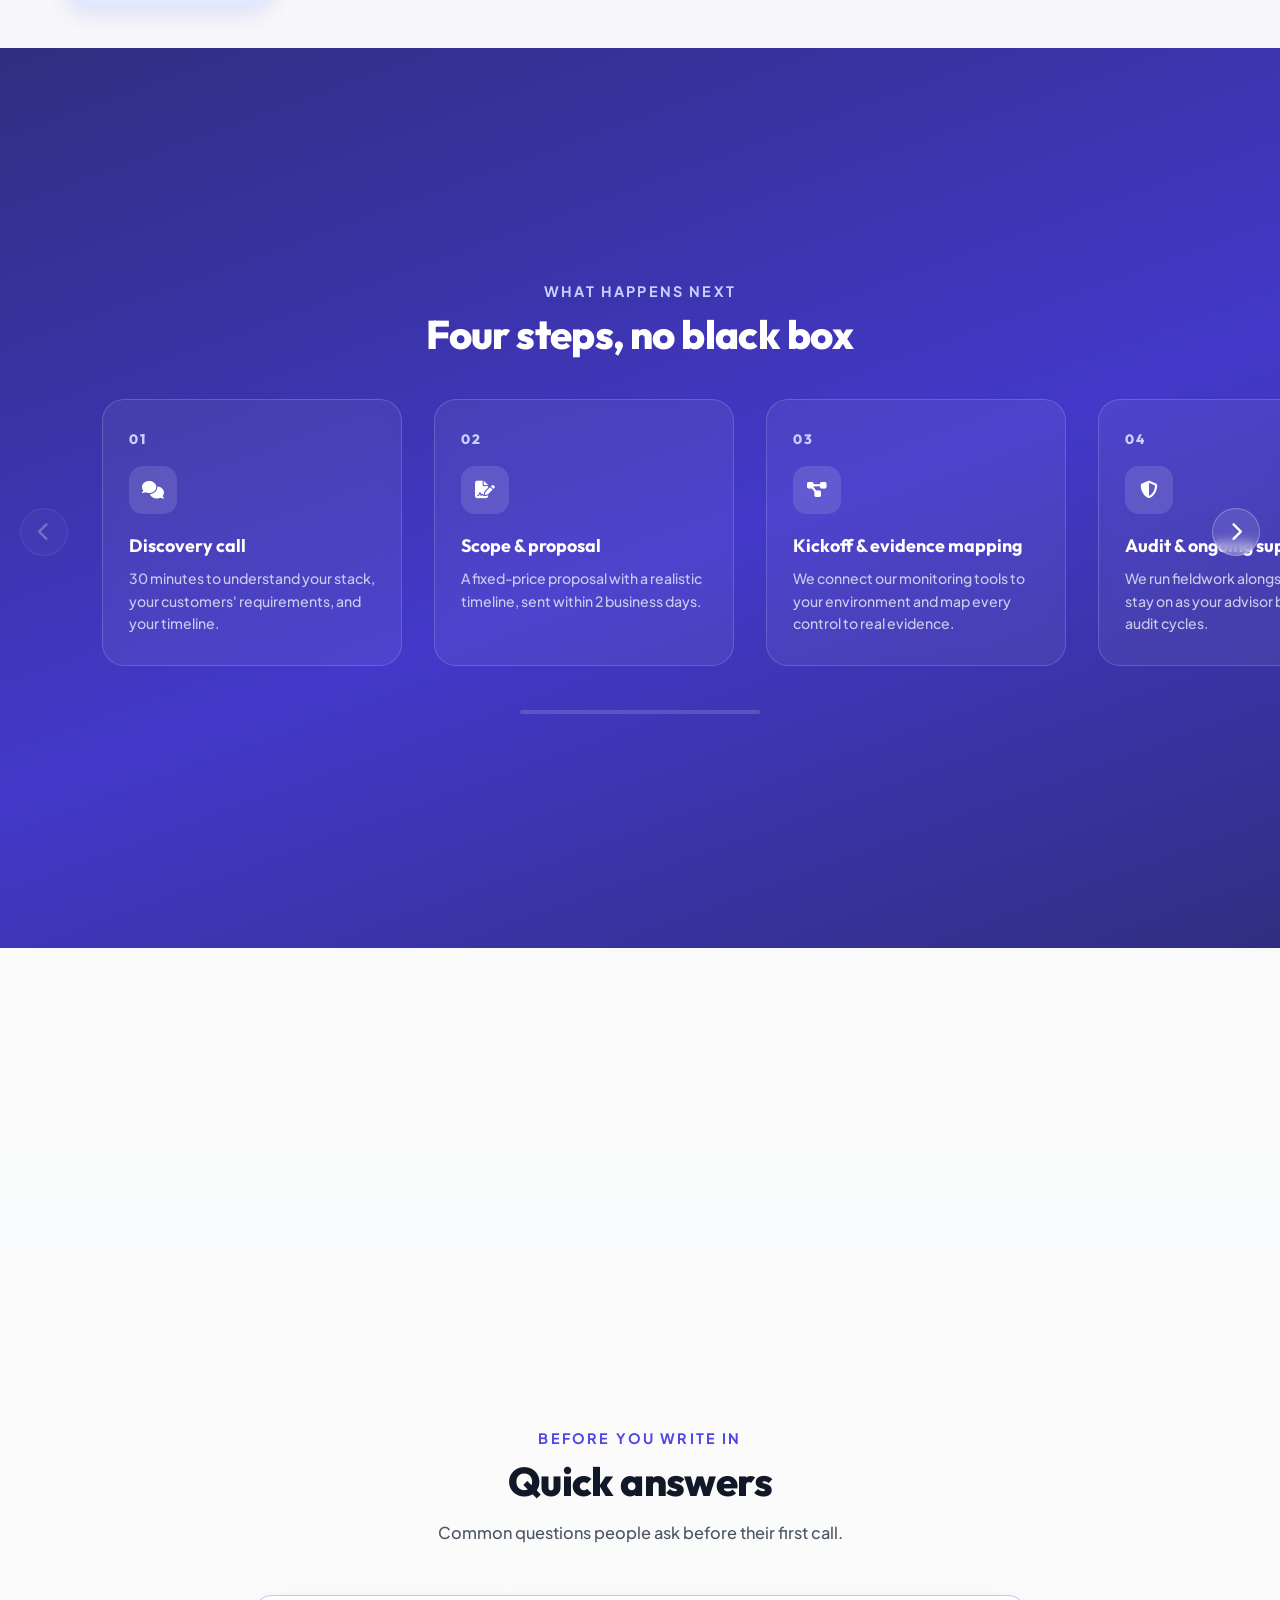
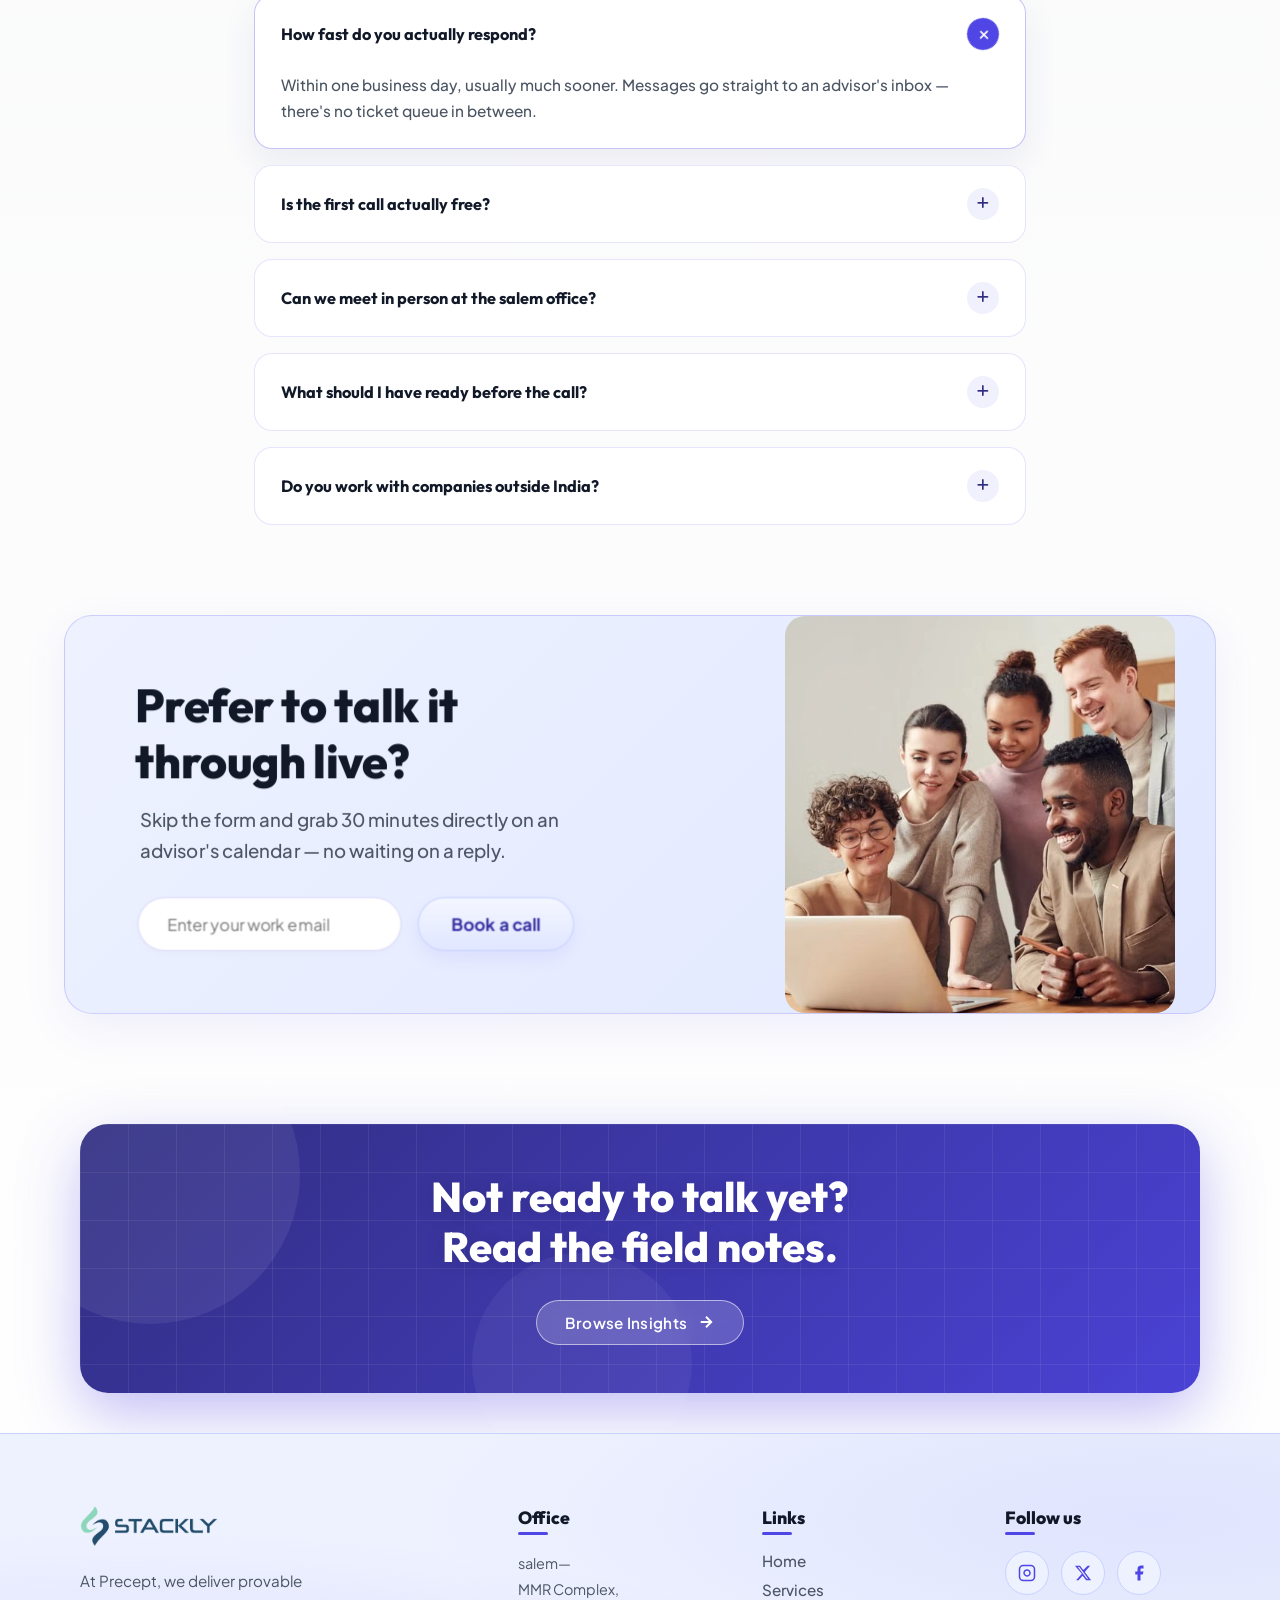
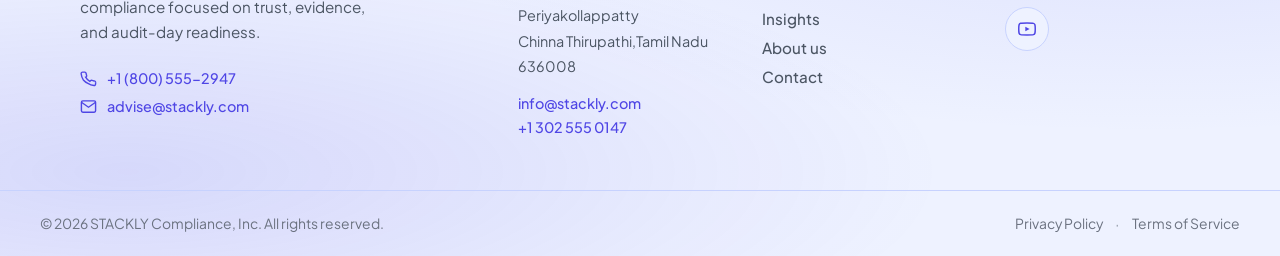
<file: html/contact.html>
<!DOCTYPE html>
<html lang="en">
<head>
    <meta charset="UTF-8">
    <meta name="viewport" content="width=device-width, initial-scale=1.0">
    <title>Contact - Precept Compliance</title>
    <meta name="description" content="Talk to a Precept advisor about SOC 2, ISO 27001, GDPR, HIPAA or PCI DSS. Visit our salem office or reach out online.">
    <!-- Google Fonts: Plus Jakarta Sans & Outfit -->
    <link rel="preconnect" href="https://fonts.googleapis.com">
    <link rel="preconnect" href="https://fonts.gstatic.com" crossorigin>
    <link href="https://fonts.googleapis.com/css2?family=Outfit:wght@300;400;500;600;700;800&family=Plus+Jakarta+Sans:wght@300;400;500;600;700;800&display=swap" rel="stylesheet">
    <link rel="stylesheet" href="https://cdnjs.cloudflare.com/ajax/libs/font-awesome/6.4.0/css/all.min.css">
    <link rel="stylesheet" href="../css/styles.css?v=2">
    <link rel="stylesheet" href="../css/contact.css?v=2">

</head>
<body>

    <!-- Scroll Progress Indicator Bar -->
    <div class="scroll-progress-container">
        <div class="scroll-progress-bar" id="page-scroll-indicator"></div>
    </div>

    <div class="site-wrapper" id="page-wrapper-container">

        <!-- Floating Pill-Shaped Navbar Header (shared with home/insights/about) -->
        <header class="navbar-wrapper reveal-fade">
            <div class="navbar-pill" id="navbar-pill-element">
                <a href="index.html" class="navbar-brand" id="stackly-logo-home">
                    <img src="../assets/stck2.webp" alt="Precept Compliance Logo" class="brand-logo-img">
                </a>

                <nav class="navbar-links" id="main-nav-links">
                    <a href="index.html" class="nav-item" id="nav-item-home">Home</a>
                    <a href="service.html" class="nav-item" id="nav-item-services">Services</a>
                    <a href="insights.html" class="nav-item" id="nav-item-blog">Insights</a>
                    <a href="about.html" class="nav-item" id="nav-item-about">About us</a>
                    <a href="contact.html" class="nav-item active" id="nav-item-contact">Contact</a>
                    <div class="mobile-nav-actions">
                        <a href="login.html" class="btn-login">Login</a>
                        <a href="signup.html" class="btn-signup">Signup</a>
                    </div>
                </nav>

                <div class="navbar-actions">
                    <a href="login.html" class="btn-login" id="btn-navbar-login">Login</a>
                    <a href="signup.html" class="btn-signup" id="btn-navbar-signup">Signup</a>
                    <button class="menu-hamburger" id="nav-menu-hamburger" aria-label="Toggle Navigation Menu" aria-expanded="false">
                        <span class="bar"></span>
                        <span class="bar"></span>
                        <span class="bar"></span>
                    </button>
                </div>
            </div>
        </header>

        <!-- ============================================================
             SECTION 1 — Hero
             ============================================================ -->
        <section class="ctc-hero" id="ctc-hero-trigger">
            <div class="ctc-hero-bg" id="ctc-hero-bg" aria-hidden="true"></div>
            <div class="ctc-hero-inner">
                <div class="ctc-hero-eyebrow reveal-text delay-1">
                    <span class="ctc-hero-eyebrow-dot"></span>
                    Get in touch
                </div>
                <h1 class="ctc-hero-heading reveal-text delay-2">
                    Let's figure out what<br>
                    <span class="ctc-hero-heading-accent">audit-ready</span> looks like for you.
                </h1>
                <p class="ctc-hero-desc reveal-text delay-3">
                    Tell us which framework you're targeting and where you're stuck. A real advisor
                    responds within one business day — no sales queue, no bots.
                </p>
                <div class="ctc-hero-actions reveal-text delay-4">
                    <a href="404.html" class="btn-book">Send a message</a>
                    <a href="404.html" class="btn-learn">Call +1 (800) 555-2947</a>
                </div>
            </div>
        </section>

        <!-- ============================================================
             SECTION 2 — Contact info cards (stagger reveal)
             ============================================================ -->
        <section class="ctc-info">
            <div class="ctc-info-grid" id="ctc-info-grid">

                <div class="ctc-info-card ctc-stagger-item">
                    <span class="ctc-info-icon"><i class="fa-solid fa-phone"></i></span>
                    <h3>Call us</h3>
                    <p>Mon–Fri, 9am–6pm IST. For anything urgent, this is the fastest line.</p>
                    <a href="404.html" class="ctc-info-link">+1 (800) 555-2947</a>
                </div>

                <div class="ctc-info-card ctc-stagger-item">
                    <span class="ctc-info-icon"><i class="fa-solid fa-envelope"></i></span>
                    <h3>Email us</h3>
                    <p>For scoping questions, RFPs, or anything you'd rather put in writing.</p>
                    <a href="404.html" class="ctc-info-link">advise@stackly.com</a>
                </div>

                <div class="ctc-info-card ctc-stagger-item">
                    <span class="ctc-info-icon"><i class="fa-solid fa-location-dot"></i></span>
                    <h3>Visit us</h3>
                    <p>MMR Complex, Periyakollappatty, Chinna Thirupathi, Salem, Tamil Nadu 636008.</p>
                    <a href="404.html" class="ctc-info-link">See the map</a>
                </div>

                <div class="ctc-info-card ctc-stagger-item">
                    <span class="ctc-info-icon"><i class="fa-solid fa-clock"></i></span>
                    <h3>Response time</h3>
                    <p>Every message gets a reply from an advisor, not a form letter.</p>
                    <span class="ctc-info-link ctc-info-static">Within 1 business day</span>
                </div>

            </div>
        </section>

        <!-- ============================================================
             SECTION 3 — Contact form + Google Map (split layout)
             ============================================================ -->
        <section class="ctc-form-section" id="ctc-form">
            <div class="ctc-form-grid">

                <div class="ctc-form-col reveal-scroll-up">
                    <span class="section-tagline">SEND A MESSAGE</span>
                    <h2 class="svc-section-heading">Start the conversation</h2>
                    <p class="svc-section-sub">Give us a bit of context and we'll come back with next steps, not a generic sales deck.</p>

                    <form class="ctc-form" id="ctc-contact-form" action="404.html" novalidate>
                        <div class="ctc-form-row">
                            <div class="ctc-form-field" id="ctc-name-field">
                                <label for="ctc-name">Full name</label>
                                <input
                                    type="text"
                                    id="ctc-name"
                                    name="name"
                                    placeholder="Jordan Lee"
                                    pattern="[A-Za-z\s'-]+"
                                    maxlength="60"
                                    autocomplete="name"
                                    required>
                                <span class="ctc-field-error" id="ctc-name-error">Letters only, please (no numbers or symbols).</span>
                            </div>
                            <div class="ctc-form-field" id="ctc-email-field">
                                <label for="ctc-email">Work email</label>
                                <input
                                    type="email"
                                    id="ctc-email"
                                    name="email"
                                    placeholder="jordan@company.com"
                                    autocomplete="email"
                                    required>
                                <span class="ctc-field-error" id="ctc-email-error">Enter a valid email address, e.g. jordan@company.com.</span>
                            </div>
                        </div>
                        <div class="ctc-form-row">
                            <div class="ctc-form-field" id="ctc-company-field">
                                <label for="ctc-company">Company</label>
                                <input
                                    type="text"
                                    id="ctc-company"
                                    name="company"
                                    placeholder="Company name"
                                    pattern="[A-Za-z\s'-]+"
                                    maxlength="80"
                                    autocomplete="organization">
                                <span class="ctc-field-error" id="ctc-company-error">Letters only, please (no numbers or symbols).</span>
                            </div>
                            <div class="ctc-form-field" id="ctc-framework-field">
                                <label for="ctc-framework">Framework you need</label>
                                <select id="ctc-framework" name="framework">
                                    <option value="">Select one</option>
                                    <option value="soc2">SOC 2</option>
                                    <option value="iso27001">ISO 27001</option>
                                    <option value="gdpr">GDPR</option>
                                    <option value="hipaa">HIPAA</option>
                                    <option value="pcidss">PCI DSS</option>
                                    <option value="other">Not sure yet</option>
                                </select>
                            </div>
                        </div>
                        <div class="ctc-form-field" id="ctc-message-field">
                            <label for="ctc-message">What's going on?</label>
                            <textarea id="ctc-message" name="message" rows="5" placeholder="A customer is asking for our SOC 2 report and we haven't started..." required></textarea>
                            <span class="ctc-field-error" id="ctc-message-error">Tell us a little about what's going on.</span>
                        </div>
                        <button type="submit" class="btn-book ctc-form-submit">
                            Send message
                            <svg viewBox="0 0 24 24" fill="none" stroke="currentColor" stroke-width="2.5"><line x1="5" y1="12" x2="19" y2="12"/><polyline points="12 5 19 12 12 19"/></svg>
                        </button>
                        <div class="ctc-form-success" id="ctc-form-success">
                            <i class="fa-solid fa-circle-check"></i>
                            <span>Thanks — your message looks good and is ready to send.</span>
                        </div>
                    </form>
                </div>

                <div class="ctc-map-col reveal-scroll-up" id="ctc-map">
                    <div class="ctc-map-card">
                        <div class="ctc-map-frame-wrap">
                            <iframe src="https://www.google.com/maps/embed?pb=!1m18!1m12!1m3!1d3907.1616097152896!2d78.1739798!3d11.682956599999999!2m3!1f0!2f0!3f0!3m2!1i1024!2i768!4f13.1!3m3!1m2!1s0x3babefef7fd970bb%3A0xe11aef1a71994f9!2sStackly!5e0!3m2!1sen!2sin!4v1786440072153!5m2!1sen!2sin" width="600" height="450" style="border:0;" allowfullscreen="" loading="lazy" referrerpolicy="strict-origin-when-cross-origin"></iframe>
                        </div>
                        <div class="ctc-map-caption">
                            <span class="ctc-map-icon"><i class="fa-solid fa-location-dot"></i></span>
                            <div>
                                <strong>Precept HQ</strong>
                                <span>MMR Complex, Periyakollappatty, Chinna Thirupathi, Salem, Tamil Nadu 636008</span>
                            </div>
                            <a href="https://www.google.com/maps/place/Stackly" target="_blank" rel="noopener" class="ctc-map-directions">Directions</a>
                        </div>
                    </div>
                </div>

            </div>
        </section>

        <!-- ============================================================
             SECTION 4 — What happens next (scroll-driven horizontal steps)
             ============================================================ -->
        <section class="ctc-steps-outer" id="ctc-steps-outer">
            <div class="ctc-steps-sticky">
                <div class="ctc-steps-header reveal-scroll-up">
                    <span class="section-tagline">WHAT HAPPENS NEXT</span>
                    <h2 class="svc-section-heading">Four steps, no black box</h2>
                </div>

                <div class="ctc-steps-viewport">
                    <button type="button" class="ctc-steps-arrow ctc-steps-arrow-prev" id="ctc-steps-prev" aria-label="Previous step" disabled>
                        <i class="fa-solid fa-chevron-left"></i>
                    </button>

                    <div class="ctc-steps-track" id="ctc-steps-track">

                        <div class="ctc-step-card">
                            <span class="ctc-step-num">01</span>
                            <span class="ctc-step-icon"><i class="fa-solid fa-comments"></i></span>
                            <h3>Discovery call</h3>
                            <p>30 minutes to understand your stack, your customers' requirements, and your timeline.</p>
                        </div>

                        <div class="ctc-step-card">
                            <span class="ctc-step-num">02</span>
                            <span class="ctc-step-icon"><i class="fa-solid fa-file-signature"></i></span>
                            <h3>Scope & proposal</h3>
                            <p>A fixed-price proposal with a realistic timeline, sent within 2 business days.</p>
                        </div>

                        <div class="ctc-step-card">
                            <span class="ctc-step-num">03</span>
                            <span class="ctc-step-icon"><i class="fa-solid fa-diagram-project"></i></span>
                            <h3>Kickoff & evidence mapping</h3>
                            <p>We connect our monitoring tools to your environment and map every control to real evidence.</p>
                        </div>

                        <div class="ctc-step-card">
                            <span class="ctc-step-num">04</span>
                            <span class="ctc-step-icon"><i class="fa-solid fa-shield-halved"></i></span>
                            <h3>Audit & ongoing support</h3>
                            <p>We run fieldwork alongside you and stay on as your advisor between audit cycles.</p>
                        </div>

                    </div>

                    <button type="button" class="ctc-steps-arrow ctc-steps-arrow-next" id="ctc-steps-next" aria-label="Next step">
                        <i class="fa-solid fa-chevron-right"></i>
                    </button>
                </div>

                <div class="ctc-steps-progress" aria-hidden="true">
                    <div class="ctc-steps-progress-bar" id="ctc-steps-progress-bar"></div>
                </div>
            </div>
        </section>

        <!-- ============================================================
             SECTION 5 — FAQ (accordion)
             ============================================================ -->
        <section class="ctc-faq" id="ctc-faq">
            <div class="svc-section-header reveal-scroll-up">
                <span class="section-tagline">BEFORE YOU WRITE IN</span>
                <h2 class="svc-section-heading">Quick answers</h2>
                <p class="svc-section-sub">Common questions people ask before their first call.</p>
            </div>

            <div class="ctc-faq-list reveal-scroll-up" id="ctc-faq-list">

                <div class="ctc-faq-item is-open">
                    <button class="ctc-faq-question" aria-expanded="true">
                        <span>How fast do you actually respond?</span>
                        <span class="ctc-faq-toggle"><i class="fa-solid fa-plus"></i></span>
                    </button>
                    <div class="ctc-faq-answer">
                        <p>Within one business day, usually much sooner. Messages go straight to an advisor's inbox — there's no ticket queue in between.</p>
                    </div>
                </div>

                <div class="ctc-faq-item">
                    <button class="ctc-faq-question" aria-expanded="false">
                        <span>Is the first call actually free?</span>
                        <span class="ctc-faq-toggle"><i class="fa-solid fa-plus"></i></span>
                    </button>
                    <div class="ctc-faq-answer">
                        <p>Yes, no strings attached. We use it to understand your situation and tell you honestly whether we're a good fit — sometimes the answer is "not yet."</p>
                    </div>
                </div>

                <div class="ctc-faq-item">
                    <button class="ctc-faq-question" aria-expanded="false">
                        <span>Can we meet in person at the salem office?</span>
                        <span class="ctc-faq-toggle"><i class="fa-solid fa-plus"></i></span>
                    </button>
                    <div class="ctc-faq-answer">
                        <p>Absolutely — email us ahead of time and we'll set up a slot. Most engagements run fine over video, but plenty of clients prefer to kick off in person.</p>
                    </div>
                </div>

                <div class="ctc-faq-item">
                    <button class="ctc-faq-question" aria-expanded="false">
                        <span>What should I have ready before the call?</span>
                        <span class="ctc-faq-toggle"><i class="fa-solid fa-plus"></i></span>
                    </button>
                    <div class="ctc-faq-answer">
                        <p>Nothing formal. It helps to know roughly which framework a customer or investor is asking for and what your infrastructure looks like, but we'll walk through it together either way.</p>
                    </div>
                </div>

                <div class="ctc-faq-item">
                    <button class="ctc-faq-question" aria-expanded="false">
                        <span>Do you work with companies outside India?</span>
                        <span class="ctc-faq-toggle"><i class="fa-solid fa-plus"></i></span>
                    </button>
                    <div class="ctc-faq-answer">
                        <p>Most of our clients are outside India. Engagements run remotely by default, with fieldwork and calls scheduled around your timezone.</p>
                    </div>
                </div>

            </div>
        </section>

        <!-- ============================================================
             SECTION 6 — Wellness-style CTA (glass card, matches other pages)
             ============================================================ -->
        <section class="wellness-section-container" id="ctc-wellness">
            <div class="wellness-card reveal-scroll-up" id="ctc-wellness-bar">
                <div class="wellness-content">
                    <h2 class="wellness-title">Prefer to talk it through live?</h2>
                    <p class="wellness-desc">Skip the form and grab 30 minutes directly on an advisor's calendar — no waiting on a reply.</p>
                    <form class="wellness-form" id="ctc-wellness-form" action="404.html" novalidate>
                        <div class="wellness-form-field">
                            <input type="email" class="wellness-input" id="ctc-wellness-email" name="email" placeholder="Enter your work email" autocomplete="email" required>
                            <span class="wellness-email-error" id="ctc-wellness-email-error">Enter a valid email address, e.g. jordan@company.com.</span>
                        </div>
                        <button type="submit" class="btn-join">Book a call</button>
                    </form>
                </div>
                <div class="wellness-image-container">
                    <img src="../assets/cc58.webp" alt="Precept advisor on a client call" class="nurse-img">
                </div>
            </div>
        </section>

        <!-- ============================================================
             SECTION 7 — CTA Banner (shared styling with other pages)
             ============================================================ -->
        <section class="cta-banner-section" id="cta-banner">
            <div class="cta-card reveal-scroll-up">
                <div class="cta-grid-overlay"></div>
                <div class="cta-blob cta-blob-1"></div>
                <div class="cta-blob cta-blob-2"></div>
                <div class="cta-text-col">
                    <h2 class="cta-banner-heading">Not ready to talk yet?<br>Read the field notes.</h2>
                    <a href="insights.html" class="cta-banner-btn">
                        <span>Browse Insights</span>
                        <svg viewBox="0 0 24 24" fill="none" stroke="currentColor" stroke-width="2.5"><line x1="5" y1="12" x2="19" y2="12"/><polyline points="12 5 19 12 12 19"/></svg>
                    </a>
                </div>
            </div>
        </section>

    </div>

    <!-- ===== Footer (shared with other pages) ===== -->
    <footer class="site-footer" id="site-footer">
        <div class="footer-bg-anim"></div>
        <div class="footer-inner">

            <div class="footer-col footer-brand-col">
                <a href="index.html" class="footer-logo-link">
                    <img src="../assets/stck2-transparent.webp" alt="Precept Logo" class="footer-logo">
                </a>
                <p class="footer-tagline">At Precept, we deliver provable compliance focused on trust, evidence, and audit-day readiness.</p>
                <div class="footer-contact-details">
                    <a href="tel:+18005552947" class="footer-contact-item">
                        <svg viewBox="0 0 24 24" fill="none" stroke="currentColor" stroke-width="2"><path d="M22 16.92v3a2 2 0 0 1-2.18 2 19.79 19.79 0 0 1-8.63-3.07A19.5 19.5 0 0 1 4.69 14a19.79 19.79 0 0 1-3.07-8.67A2 2 0 0 1 3.62 3h3a2 2 0 0 1 2 1.72c.127.96.361 1.903.7 2.81a2 2 0 0 1-.45 2.11L7.91 10.09a16 16 0 0 0 6 6l.91-.91a2 2 0 0 1 2.11-.45c.907.339 1.85.573 2.81.7A2 2 0 0 1 22 17.92z"/></svg>
                        +1 (800) 555-2947
                    </a>
                    <a href="mailto:advise@stackly.com" class="footer-contact-item">
                        <svg viewBox="0 0 24 24" fill="none" stroke="currentColor" stroke-width="2"><path d="M4 4h16c1.1 0 2 .9 2 2v12c0 1.1-.9 2-2 2H4c-1.1 0-2-.9-2-2V6c0-1.1.9-2 2-2z"/><polyline points="22,6 12,13 2,6"/></svg>
                        advise@stackly.com
                    </a>
                </div>
            </div>

            <div class="footer-col footer-office-col">
                <h4 class="footer-col-title">Office</h4>
                <address class="footer-address">
                    salem—<br>
                     MMR Complex, Periyakollappatty<br>
                    Chinna Thirupathi,Tamil Nadu 636008
                </address>
                <a href="mailto:info@stackly.com" class="footer-office-link">info@stackly.com</a>
                <a href="tel:+13025550147" class="footer-office-link">+1 302 555 0147</a>
            </div>

            <div class="footer-col footer-links-col">
                <h4 class="footer-col-title">Links</h4>
                <nav class="footer-nav">
                    <a href="index.html" class="footer-nav-link">Home</a>
                    <a href="service.html" class="footer-nav-link">Services</a>
                    <a href="insights.html" class="footer-nav-link">Insights</a>
                    <a href="about.html" class="footer-nav-link">About us</a>
                    <a href="contact.html" class="footer-nav-link">Contact</a>
                </nav>
            </div>

            <div class="footer-col footer-social-col">
                <h4 class="footer-col-title">Follow us</h4>
                <div class="footer-social-icons">
                    <a href="404.html" class="footer-social-btn" aria-label="Instagram">
                        <svg viewBox="0 0 24 24" fill="none" stroke="currentColor" stroke-width="2"><rect x="2" y="2" width="20" height="20" rx="5" ry="5"/><path d="M16 11.37A4 4 0 1 1 12.63 8 4 4 0 0 1 16 11.37z"/><line x1="17.5" y1="6.5" x2="17.51" y2="6.5"/></svg>
                    </a>
                    <a href="404.html" class="footer-social-btn" aria-label="X (Twitter)">
                        <svg viewBox="0 0 24 24" fill="currentColor"><path d="M18.244 2.25h3.308l-7.227 8.26 8.502 11.24H16.17l-4.714-6.231-5.401 6.231H2.748l7.73-8.835L1.254 2.25H8.08l4.253 5.622zm-1.161 17.52h1.833L7.084 4.126H5.117z"/></svg>
                    </a>
                    <a href="404.html" class="footer-social-btn" aria-label="Facebook">
                        <svg viewBox="0 0 24 24" fill="currentColor"><path d="M18 2h-3a5 5 0 0 0-5 5v3H7v4h3v8h4v-8h3l1-4h-4V7a1 1 0 0 1 1-1h3z"/></svg>
                    </a>
                    <a href="404.html" class="footer-social-btn" aria-label="YouTube">
                        <svg viewBox="0 0 24 24" fill="none" stroke="currentColor" stroke-width="2"><path d="M22.54 6.42a2.78 2.78 0 0 0-1.95-1.95C18.88 4 12 4 12 4s-6.88 0-8.59.46a2.78 2.78 0 0 0-1.95 1.96C1 8.12 1 12 1 12s0 3.88.46 5.58a2.78 2.78 0 0 0 1.95 1.95C5.12 20 12 20 12 20s6.88 0 8.59-.47a2.78 2.78 0 0 0 1.95-1.95C23 15.88 23 12 23 12s0-3.88-.46-5.58z"/><polygon fill="currentColor" stroke="none" points="9.75 15.02 15.5 12 9.75 8.98 9.75 15.02"/></svg>
                    </a>
                </div>
            </div>

        </div>

        <div class="footer-bottom">
            <p class="footer-copy">&copy; 2026 STACKLY Compliance, Inc. All rights reserved.</p>
            <div class="footer-bottom-links">
                <a href="#">Privacy Policy</a>
                <span>·</span>
                <a href="#">Terms of Service</a>
            </div>
        </div>
    </footer>

    <script src="../js/script.js"></script>
    <script src="../js/contact1.js?v=3"></script>

</body>
</html>
</file>
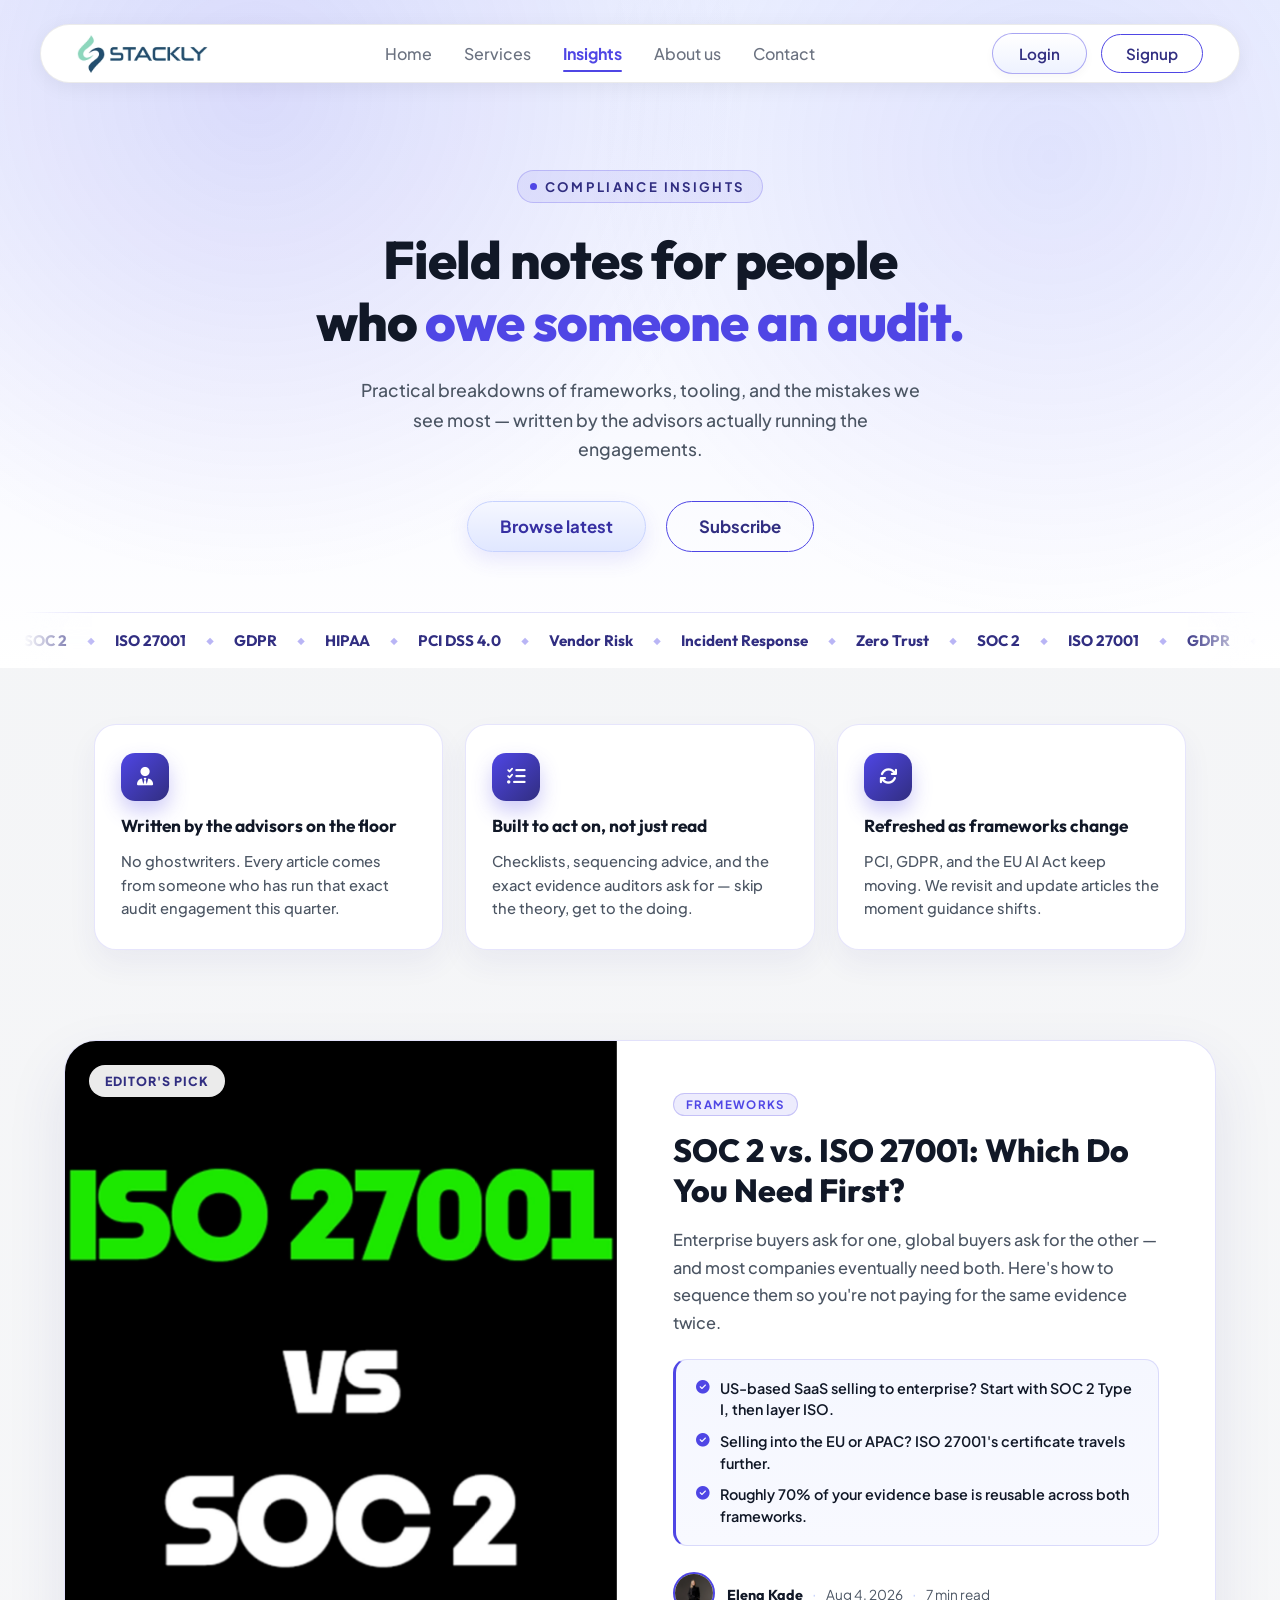
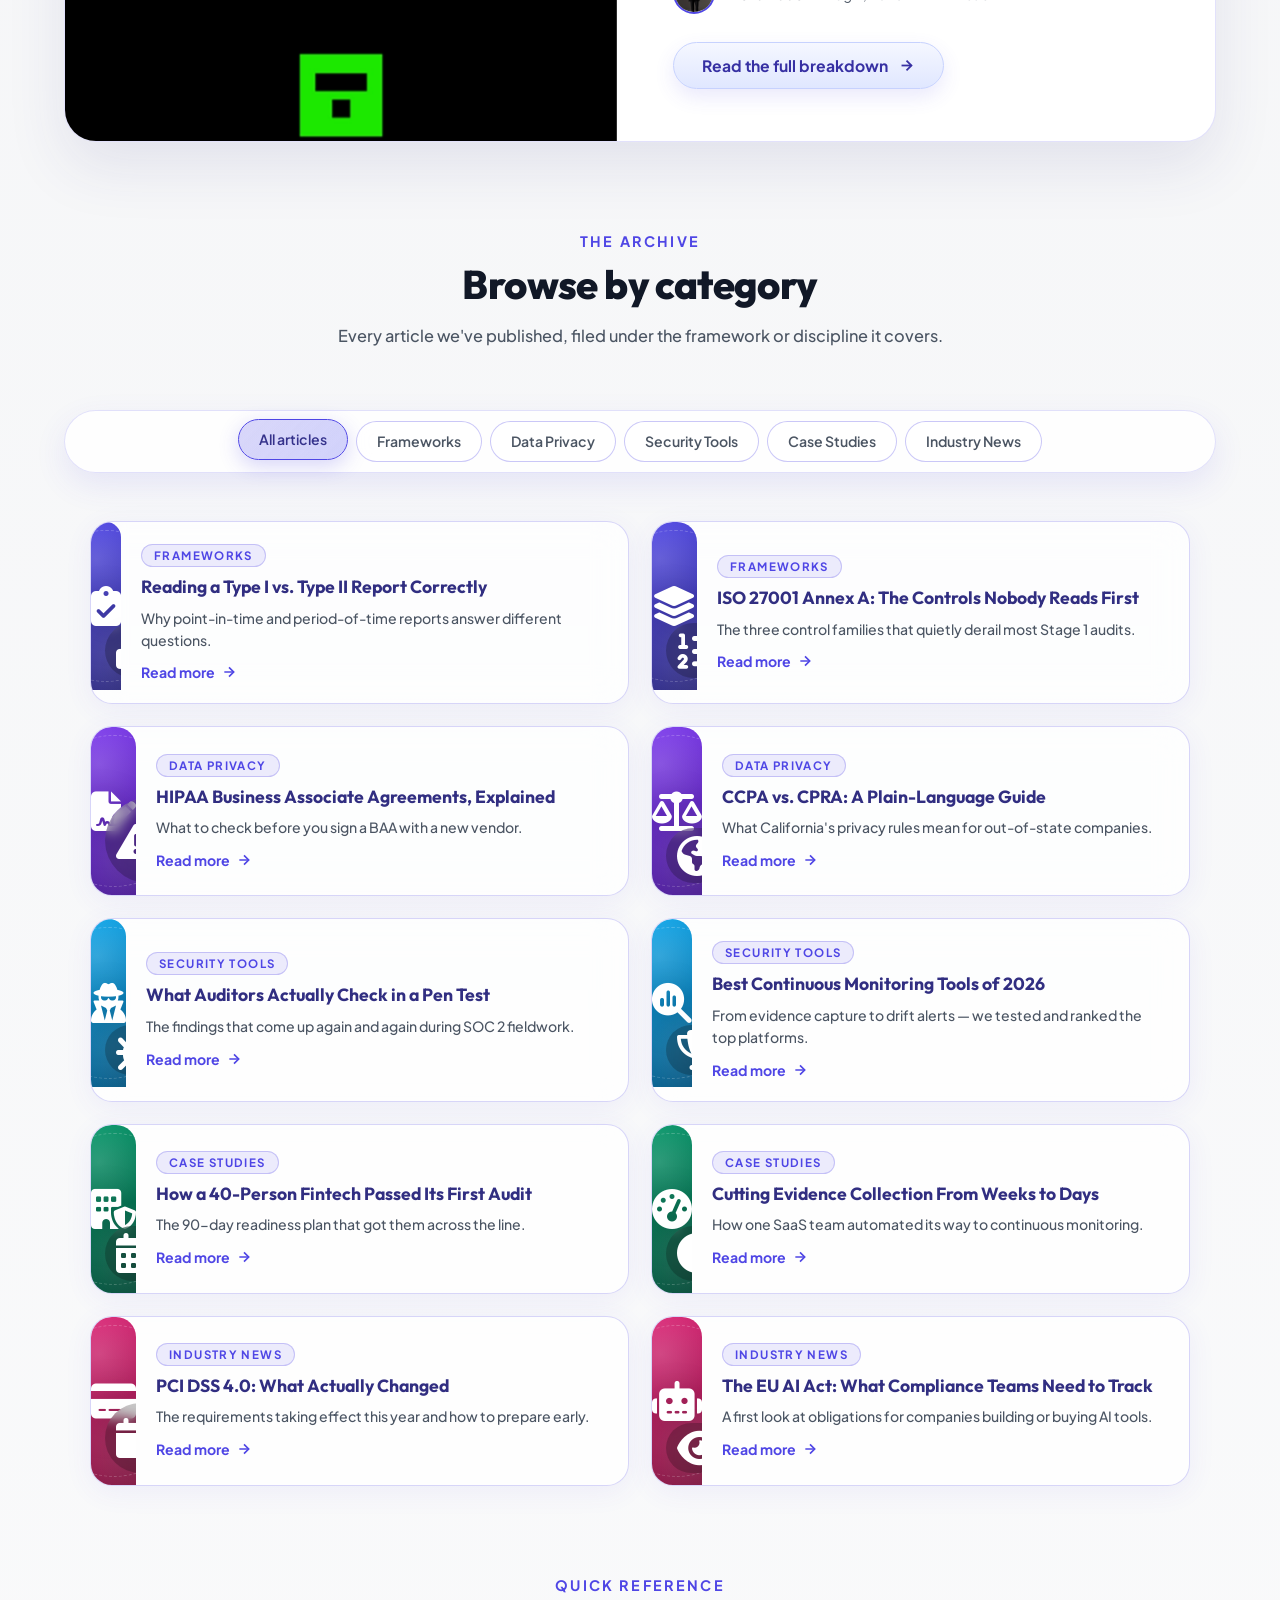
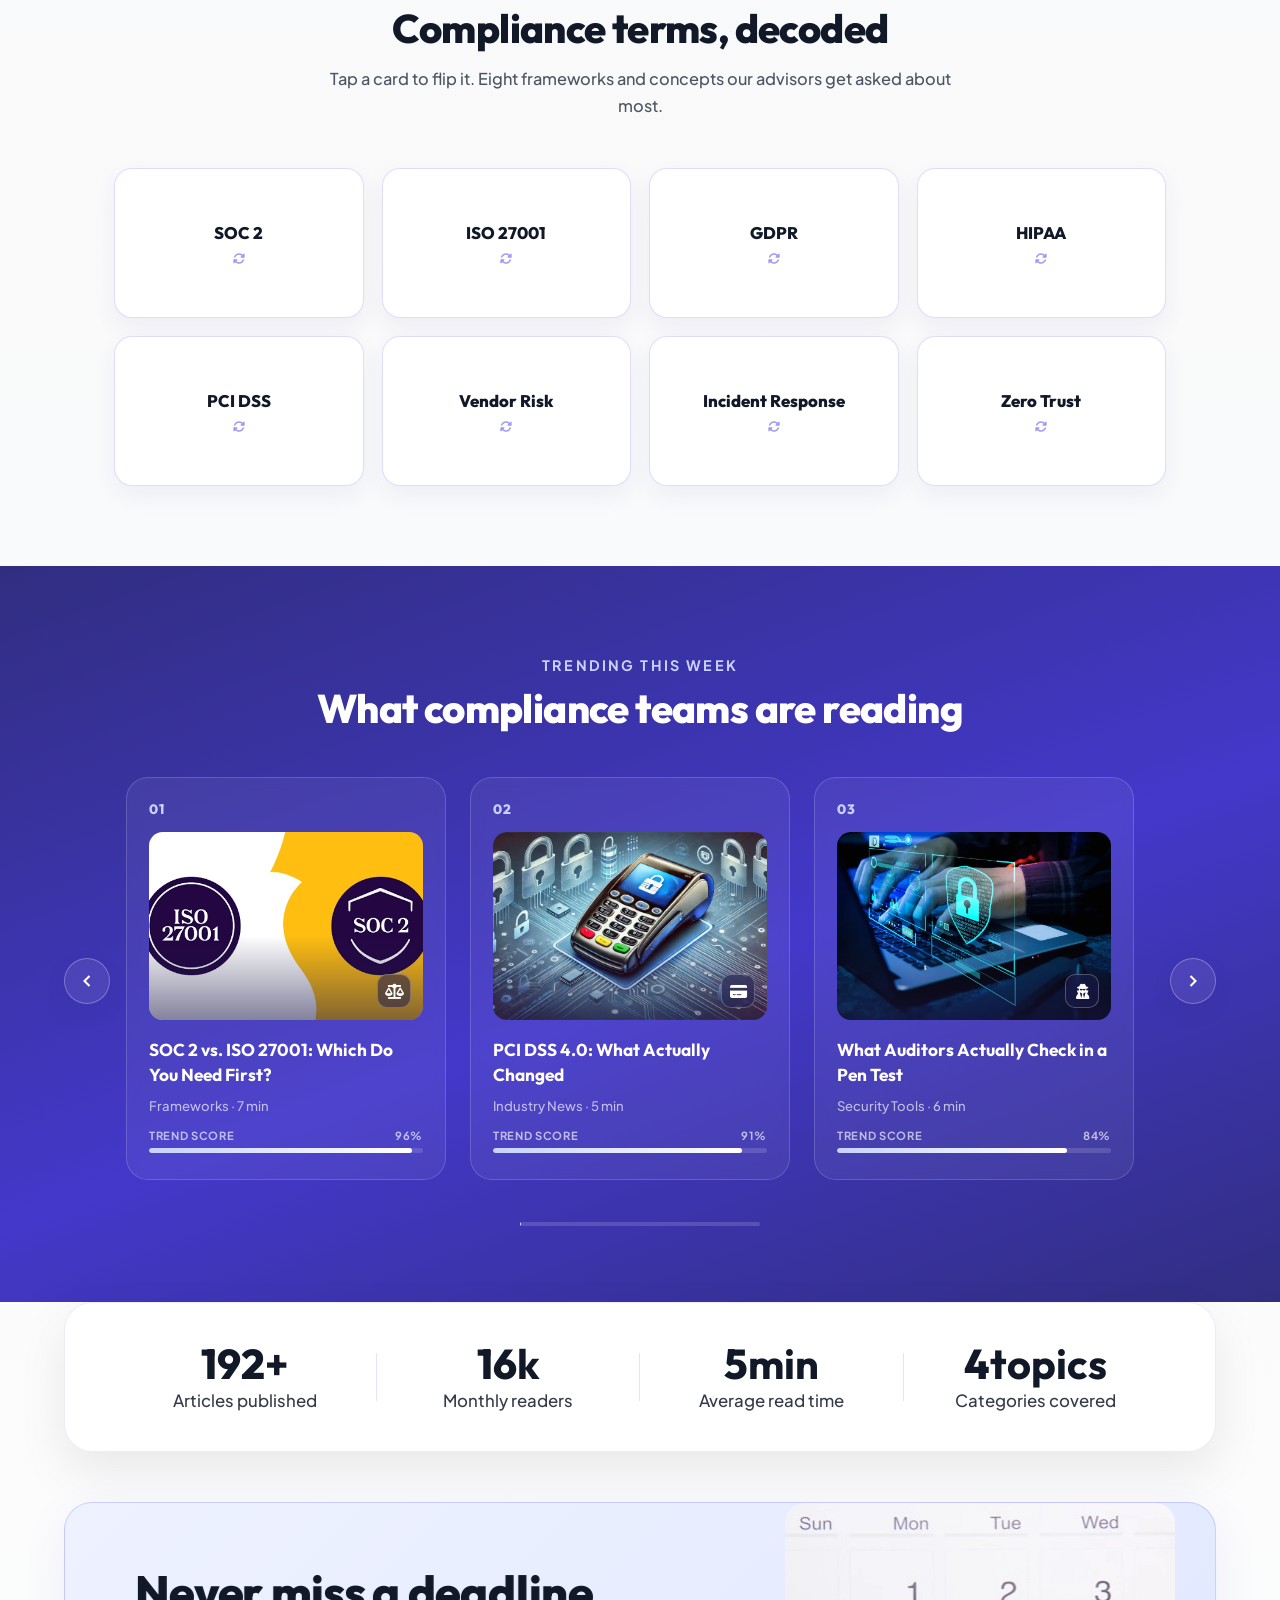
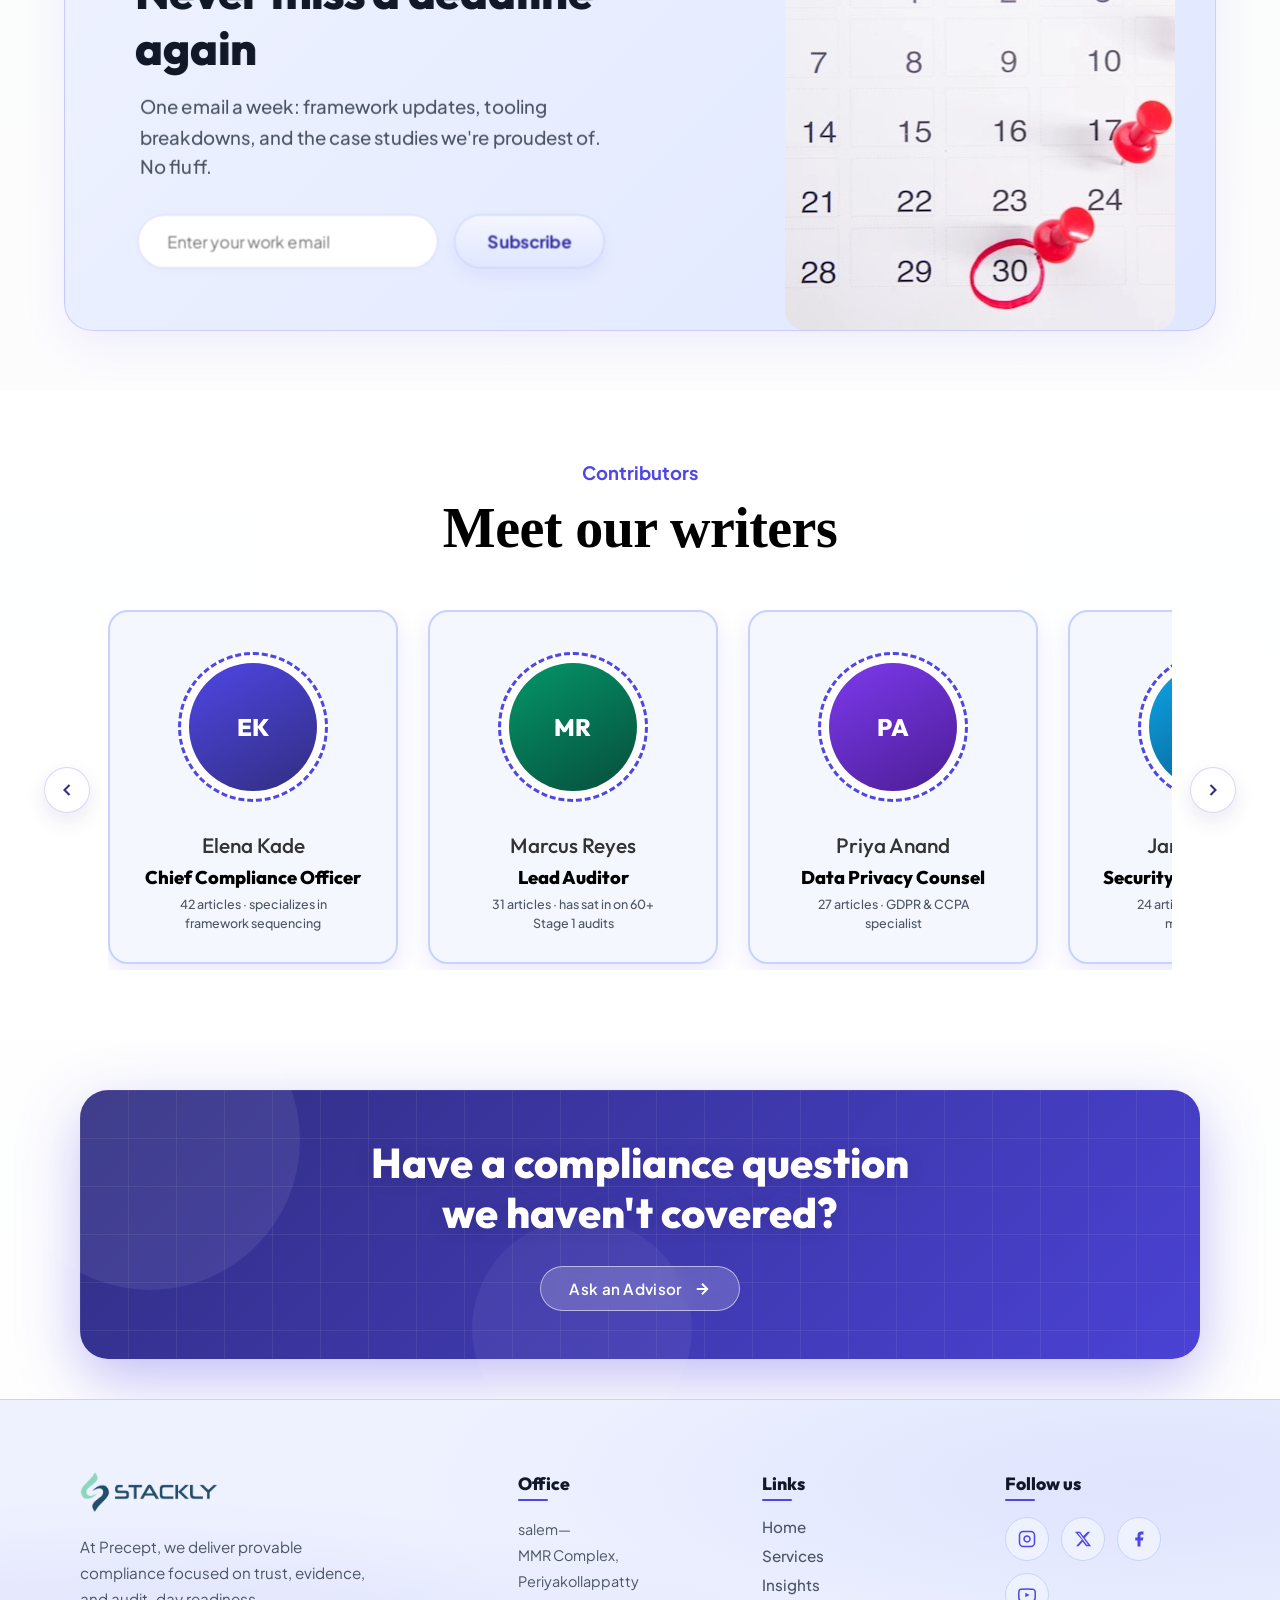
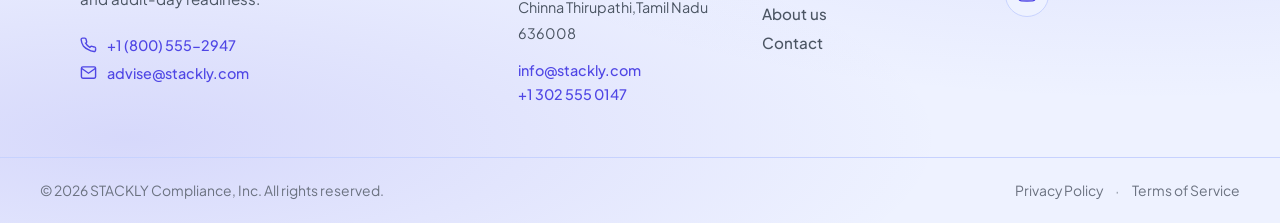
<file: html/insights.html>
<!DOCTYPE html>
<html lang="en">
<head>
    <meta charset="UTF-8">
    <meta name="viewport" content="width=device-width, initial-scale=1.0">
    <title>Insights - Precept Compliance</title>
    <meta name="description" content="Field notes on SOC 2, ISO 27001, GDPR, HIPAA and PCI DSS — practical compliance insight from Precept's advisors.">
    <!-- Google Fonts: Plus Jakarta Sans & Outfit -->
    <link rel="preconnect" href="https://fonts.googleapis.com">
    <link rel="preconnect" href="https://fonts.gstatic.com" crossorigin>
    <link href="https://fonts.googleapis.com/css2?family=Outfit:wght@300;400;500;600;700;800&family=Plus+Jakarta+Sans:wght@300;400;500;600;700;800&display=swap" rel="stylesheet">
    <link rel="stylesheet" href="https://cdnjs.cloudflare.com/ajax/libs/font-awesome/6.4.0/css/all.min.css">
    <link rel="stylesheet" href="../css/styles.css?v=2">
    <link rel="stylesheet" href="../css/insights.css?v=3">
</head>
<body>

    <!-- Scroll Progress Indicator Bar -->
    <div class="scroll-progress-container">
        <div class="scroll-progress-bar" id="page-scroll-indicator"></div>
    </div>

    <div class="site-wrapper" id="page-wrapper-container">

        <!-- Floating Pill-Shaped Navbar Header (shared with home) -->
        <header class="navbar-wrapper reveal-fade">
            <div class="navbar-pill" id="navbar-pill-element">
                <a href="index.html" class="navbar-brand" id="stackly-logo-home">
                    <img src="../assets/stck2.webp" alt="Precept Compliance Logo" class="brand-logo-img">
                </a>

                <nav class="navbar-links" id="main-nav-links">
                    <a href="index.html" class="nav-item" id="nav-item-home">Home</a>
                    <a href="service.html" class="nav-item" id="nav-item-services">Services</a>
                    <a href="insights.html" class="nav-item active" id="nav-item-blog">Insights</a>
                    <a href="about.html" class="nav-item" id="nav-item-about">About us</a>
                    <a href="contact.html" class="nav-item" id="nav-item-contact">Contact</a>
                    <div class="mobile-nav-actions">
                        <a href="login.html" class="btn-login">Login</a>
                        <a href="signup.html" class="btn-signup">Signup</a>
                    </div>
                </nav>

                <div class="navbar-actions">
                    <a href="login.html" class="btn-login" id="btn-navbar-login">Login</a>
                    <a href="signup.html" class="btn-signup" id="btn-navbar-signup">Signup</a>
                    <button class="menu-hamburger" id="nav-menu-hamburger" aria-label="Toggle Navigation Menu" aria-expanded="false">
                        <span class="bar"></span>
                        <span class="bar"></span>
                        <span class="bar"></span>
                    </button>
                </div>
            </div>
        </header>

        <!-- ============================================================
             SECTION 1 — Insights Hero + infinite topic ticker
             ============================================================ -->
        <section class="ins-hero" id="ins-hero-trigger">
            <div class="ins-hero-bg" id="ins-hero-bg" aria-hidden="true"></div>
            <div class="ins-hero-inner">
                <div class="ins-hero-eyebrow reveal-text delay-1">
                    <span class="ins-hero-eyebrow-dot"></span>
                    Compliance Insights
                </div>
                <h1 class="ins-hero-heading reveal-text delay-2">
                    Field notes for people<br>
                    who <span class="ins-hero-heading-accent">owe someone an audit.</span>
                </h1>
                <p class="ins-hero-desc reveal-text delay-3">
                    Practical breakdowns of frameworks, tooling, and the mistakes we see most —
                    written by the advisors actually running the engagements.
                </p>
                <div class="ins-hero-actions reveal-text delay-4">
                    <a href="404.html" class="btn-book">Browse latest</a>
                    <a href="404.html" class="btn-learn">Subscribe</a>
                </div>
            </div>

            <!-- Infinite scrolling topic ticker -->
            <div class="ins-ticker-wrap reveal-text delay-4">
                <div class="ins-ticker-track" id="ins-ticker-track">
                    <span class="ins-ticker-item">SOC 2</span><span class="ins-ticker-dot">◆</span>
                    <span class="ins-ticker-item">ISO 27001</span><span class="ins-ticker-dot">◆</span>
                    <span class="ins-ticker-item">GDPR</span><span class="ins-ticker-dot">◆</span>
                    <span class="ins-ticker-item">HIPAA</span><span class="ins-ticker-dot">◆</span>
                    <span class="ins-ticker-item">PCI DSS 4.0</span><span class="ins-ticker-dot">◆</span>
                    <span class="ins-ticker-item">Vendor Risk</span><span class="ins-ticker-dot">◆</span>
                    <span class="ins-ticker-item">Incident Response</span><span class="ins-ticker-dot">◆</span>
                    <span class="ins-ticker-item">Zero Trust</span><span class="ins-ticker-dot">◆</span>
                    <!-- duplicate set for seamless loop -->
                    <span class="ins-ticker-item">SOC 2</span><span class="ins-ticker-dot">◆</span>
                    <span class="ins-ticker-item">ISO 27001</span><span class="ins-ticker-dot">◆</span>
                    <span class="ins-ticker-item">GDPR</span><span class="ins-ticker-dot">◆</span>
                    <span class="ins-ticker-item">HIPAA</span><span class="ins-ticker-dot">◆</span>
                    <span class="ins-ticker-item">PCI DSS 4.0</span><span class="ins-ticker-dot">◆</span>
                    <span class="ins-ticker-item">Vendor Risk</span><span class="ins-ticker-dot">◆</span>
                    <span class="ins-ticker-item">Incident Response</span><span class="ins-ticker-dot">◆</span>
                    <span class="ins-ticker-item">Zero Trust</span><span class="ins-ticker-dot">◆</span>
                </div>
            </div>
        </section>

        <!-- ============================================================
             SECTION 1.5 — Value props (why read Precept Insights)
             ============================================================ -->
        <section class="ins-value-props">
            <div class="ins-value-card reveal-scroll-up">
                <div class="ins-value-icon"><i class="fa-solid fa-user-tie"></i></div>
                <h3 class="ins-value-title">Written by the advisors on the floor</h3>
                <p class="ins-value-desc">No ghostwriters. Every article comes from someone who has run that exact audit engagement this quarter.</p>
            </div>
            <div class="ins-value-card reveal-scroll-up">
                <div class="ins-value-icon"><i class="fa-solid fa-list-check"></i></div>
                <h3 class="ins-value-title">Built to act on, not just read</h3>
                <p class="ins-value-desc">Checklists, sequencing advice, and the exact evidence auditors ask for — skip the theory, get to the doing.</p>
            </div>
            <div class="ins-value-card reveal-scroll-up">
                <div class="ins-value-icon"><i class="fa-solid fa-arrows-rotate"></i></div>
                <h3 class="ins-value-title">Refreshed as frameworks change</h3>
                <p class="ins-value-desc">PCI, GDPR, and the EU AI Act keep moving. We revisit and update articles the moment guidance shifts.</p>
            </div>
        </section>

        <!-- ============================================================
             SECTION 2 — Featured Article (parallax image on scroll)
             ============================================================ -->
        <section class="ins-featured" id="ins-featured-trigger">
            <div class="ins-featured-card reveal-scroll-up">
                <div class="ins-featured-img-wrap">
                    <img src="../assets/cc100.webp" alt="SOC 2 vs ISO 27001 framework comparison" class="ins-featured-img" data-parallax-scroll="0.15">
                    <span class="ins-featured-badge">Editor's Pick</span>
                </div>
                <div class="ins-featured-content">
                    <span class="reads-card-tag">Frameworks</span>
                    <h2 class="ins-featured-title">SOC 2 vs. ISO 27001: Which Do You Need First?</h2>
                    <p class="ins-featured-excerpt">
                        Enterprise buyers ask for one, global buyers ask for the other — and most companies
                        eventually need both. Here's how to sequence them so you're not paying for the same
                        evidence twice.
                    </p>
                    <ul class="ins-featured-takeaways">
                        <li><i class="fa-solid fa-circle-check"></i> US-based SaaS selling to enterprise? Start with SOC 2 Type I, then layer ISO.</li>
                        <li><i class="fa-solid fa-circle-check"></i> Selling into the EU or APAC? ISO 27001's certificate travels further.</li>
                        <li><i class="fa-solid fa-circle-check"></i> Roughly 70% of your evidence base is reusable across both frameworks.</li>
                    </ul>
                    <div class="ins-featured-meta">
                        <img src="../assets/cc48.webp" alt="Elena Kade" class="ins-featured-avatar">
                        <div>
                            <span class="ins-featured-author">Elena Kade</span>
                            <span class="ins-featured-sep">·</span>
                            <span class="ins-featured-date">Aug 4, 2026</span>
                            <span class="ins-featured-sep">·</span>
                            <span class="ins-featured-read">7 min read</span>
                        </div>
                    </div>
                    <a href="404.html" class="ins-featured-link">Read the full breakdown
                        <svg viewBox="0 0 24 24" fill="none" stroke="currentColor" stroke-width="2.5"><line x1="5" y1="12" x2="19" y2="12"/><polyline points="12 5 19 12 12 19"/></svg>
                    </a>
                </div>
            </div>
        </section>

        <!-- ============================================================
             SECTION 3 — Browse by Category (filterable grid)
             ============================================================ -->
        <section class="ins-browse" id="ins-grid">
            <div class="svc-section-header reveal-scroll-up">
                <span class="section-tagline">THE ARCHIVE</span>
                <h2 class="svc-section-heading">Browse by category</h2>
                <p class="svc-section-sub">Every article we've published, filed under the framework or discipline it covers.</p>
            </div>

            <div class="ins-tabs-wrapper reveal-scroll-up" id="ins-tabs-sticky">
                <div class="reads-tabs">
                    <button class="reads-tab active" data-filter="all" id="ins-tab-all">All articles</button>
                    <button class="reads-tab" data-filter="fitness" id="ins-tab-frameworks">Frameworks</button>
                    <button class="reads-tab" data-filter="mental" id="ins-tab-privacy">Data Privacy</button>
                    <button class="reads-tab" data-filter="product" id="ins-tab-tools">Security Tools</button>
                    <button class="reads-tab" data-filter="recipes" id="ins-tab-cases">Case Studies</button>
                    <button class="reads-tab" data-filter="skin" id="ins-tab-news">Industry News</button>
                </div>
            </div>

            <div class="reads-grid-wrapper ins-grid-wrapper">
                <div class="reads-grid" id="ins-article-grid">

                    <article class="reads-card icon-card" data-category="fitness">
                        <div class="ins-icon-panel">
                            <i class="fa-solid fa-clipboard-check"></i>
                            <span class="ins-icon-stat"><i class="fa-solid fa-chart-simple"></i> Most-cited blocker</span>
                        </div>
                        <div class="reads-card-content">
                            <span class="reads-card-tag">Frameworks</span>
                            <h3 class="reads-card-title">Reading a Type I vs. Type II Report Correctly</h3>
                            <p class="reads-card-excerpt">Why point-in-time and period-of-time reports answer different questions.</p>
                            <a href="404.html" class="reads-card-link">Read more <svg viewBox="0 0 24 24" fill="none" stroke="currentColor" stroke-width="2.5"><line x1="5" y1="12" x2="19" y2="12"/><polyline points="12 5 19 12 12 19"/></svg></a>
                        </div>
                    </article>

                    <article class="reads-card icon-card" data-category="fitness">
                        <div class="ins-icon-panel">
                            <i class="fa-solid fa-layer-group"></i>
                            <span class="ins-icon-stat"><i class="fa-solid fa-list-ol"></i> 93 controls covered</span>
                        </div>
                        <div class="reads-card-content">
                            <span class="reads-card-tag">Frameworks</span>
                            <h3 class="reads-card-title">ISO 27001 Annex A: The Controls Nobody Reads First</h3>
                            <p class="reads-card-excerpt">The three control families that quietly derail most Stage 1 audits.</p>
                            <a href="404.html" class="reads-card-link">Read more <svg viewBox="0 0 24 24" fill="none" stroke="currentColor" stroke-width="2.5"><line x1="5" y1="12" x2="19" y2="12"/><polyline points="12 5 19 12 12 19"/></svg></a>
                        </div>
                    </article>

                    <article class="reads-card icon-card" data-category="mental">
                        <div class="ins-icon-panel">
                            <i class="fa-solid fa-file-signature"></i>
                            <span class="ins-icon-stat"><i class="fa-solid fa-triangle-exclamation"></i> Sign before you share PHI</span>
                        </div>
                        <div class="reads-card-content">
                            <span class="reads-card-tag">Data Privacy</span>
                            <h3 class="reads-card-title">HIPAA Business Associate Agreements, Explained</h3>
                            <p class="reads-card-excerpt">What to check before you sign a BAA with a new vendor.</p>
                            <a href="404.html" class="reads-card-link">Read more <svg viewBox="0 0 24 24" fill="none" stroke="currentColor" stroke-width="2.5"><line x1="5" y1="12" x2="19" y2="12"/><polyline points="12 5 19 12 12 19"/></svg></a>
                        </div>
                    </article>

                    <article class="reads-card icon-card" data-category="mental">
                        <div class="ins-icon-panel">
                            <i class="fa-solid fa-scale-balanced"></i>
                            <span class="ins-icon-stat"><i class="fa-solid fa-earth-americas"></i> Applies beyond California</span>
                        </div>
                        <div class="reads-card-content">
                            <span class="reads-card-tag">Data Privacy</span>
                            <h3 class="reads-card-title">CCPA vs. CPRA: A Plain-Language Guide</h3>
                            <p class="reads-card-excerpt">What California's privacy rules mean for out-of-state companies.</p>
                            <a href="404.html" class="reads-card-link">Read more <svg viewBox="0 0 24 24" fill="none" stroke="currentColor" stroke-width="2.5"><line x1="5" y1="12" x2="19" y2="12"/><polyline points="12 5 19 12 12 19"/></svg></a>
                        </div>
                    </article>

                    <article class="reads-card icon-card" data-category="product">
                        <div class="ins-icon-panel">
                            <i class="fa-solid fa-user-secret"></i>
                            <span class="ins-icon-stat"><i class="fa-solid fa-bug"></i> Fieldwork favorite</span>
                        </div>
                        <div class="reads-card-content">
                            <span class="reads-card-tag">Security Tools</span>
                            <h3 class="reads-card-title">What Auditors Actually Check in a Pen Test</h3>
                            <p class="reads-card-excerpt">The findings that come up again and again during SOC 2 fieldwork.</p>
                            <a href="404.html" class="reads-card-link">Read more <svg viewBox="0 0 24 24" fill="none" stroke="currentColor" stroke-width="2.5"><line x1="5" y1="12" x2="19" y2="12"/><polyline points="12 5 19 12 12 19"/></svg></a>
                        </div>
                    </article>

                    <article class="reads-card icon-card" data-category="product">
                        <div class="ins-icon-panel">
                            <i class="fa-solid fa-magnifying-glass-chart"></i>
                            <span class="ins-icon-stat"><i class="fa-solid fa-trophy"></i> 9 tools ranked</span>
                        </div>
                        <div class="reads-card-content">
                            <span class="reads-card-tag">Security Tools</span>
                            <h3 class="reads-card-title">Best Continuous Monitoring Tools of 2026</h3>
                            <p class="reads-card-excerpt">From evidence capture to drift alerts — we tested and ranked the top platforms.</p>
                            <a href="404.html" class="reads-card-link">Read more <svg viewBox="0 0 24 24" fill="none" stroke="currentColor" stroke-width="2.5"><line x1="5" y1="12" x2="19" y2="12"/><polyline points="12 5 19 12 12 19"/></svg></a>
                        </div>
                    </article>

                    <article class="reads-card icon-card" data-category="recipes">
                        <div class="ins-icon-panel">
                            <i class="fa-solid fa-building-shield"></i>
                            <span class="ins-icon-stat"><i class="fa-solid fa-calendar-days"></i> 90-day plan</span>
                        </div>
                        <div class="reads-card-content">
                            <span class="reads-card-tag">Case Studies</span>
                            <h3 class="reads-card-title">How a 40-Person Fintech Passed Its First Audit</h3>
                            <p class="reads-card-excerpt">The 90-day readiness plan that got them across the line.</p>
                            <a href="404.html" class="reads-card-link">Read more <svg viewBox="0 0 24 24" fill="none" stroke="currentColor" stroke-width="2.5"><line x1="5" y1="12" x2="19" y2="12"/><polyline points="12 5 19 12 12 19"/></svg></a>
                        </div>
                    </article>

                    <article class="reads-card icon-card" data-category="recipes">
                        <div class="ins-icon-panel">
                            <i class="fa-solid fa-gauge-high"></i>
                            <span class="ins-icon-stat"><i class="fa-solid fa-clock"></i> Weeks &rarr; days</span>
                        </div>
                        <div class="reads-card-content">
                            <span class="reads-card-tag">Case Studies</span>
                            <h3 class="reads-card-title">Cutting Evidence Collection From Weeks to Days</h3>
                            <p class="reads-card-excerpt">How one SaaS team automated its way to continuous monitoring.</p>
                            <a href="404.html" class="reads-card-link">Read more <svg viewBox="0 0 24 24" fill="none" stroke="currentColor" stroke-width="2.5"><line x1="5" y1="12" x2="19" y2="12"/><polyline points="12 5 19 12 12 19"/></svg></a>
                        </div>
                    </article>

                    <article class="reads-card icon-card" data-category="skin">
                        <div class="ins-icon-panel">
                            <i class="fa-solid fa-credit-card"></i>
                            <span class="ins-icon-stat"><i class="fa-solid fa-calendar"></i> In effect this year</span>
                        </div>
                        <div class="reads-card-content">
                            <span class="reads-card-tag">Industry News</span>
                            <h3 class="reads-card-title">PCI DSS 4.0: What Actually Changed</h3>
                            <p class="reads-card-excerpt">The requirements taking effect this year and how to prepare early.</p>
                            <a href="404.html" class="reads-card-link">Read more <svg viewBox="0 0 24 24" fill="none" stroke="currentColor" stroke-width="2.5"><line x1="5" y1="12" x2="19" y2="12"/><polyline points="12 5 19 12 12 19"/></svg></a>
                        </div>
                    </article>

                    <article class="reads-card icon-card" data-category="skin">
                        <div class="ins-icon-panel">
                            <i class="fa-solid fa-robot"></i>
                            <span class="ins-icon-stat"><i class="fa-solid fa-eye"></i> First look</span>
                        </div>
                        <div class="reads-card-content">
                            <span class="reads-card-tag">Industry News</span>
                            <h3 class="reads-card-title">The EU AI Act: What Compliance Teams Need to Track</h3>
                            <p class="reads-card-excerpt">A first look at obligations for companies building or buying AI tools.</p>
                            <a href="404.html" class="reads-card-link">Read more <svg viewBox="0 0 24 24" fill="none" stroke="currentColor" stroke-width="2.5"><line x1="5" y1="12" x2="19" y2="12"/><polyline points="12 5 19 12 12 19"/></svg></a>
                        </div>
                    </article>

                </div>
            </div>
        </section>

        <!-- ============================================================
             SECTION 3.5 — Glossary flip cards (tap or hover to reveal)
             ============================================================ -->
        <section class="ins-glossary" id="ins-glossary">
            <div class="svc-section-header reveal-scroll-up">
                <span class="section-tagline">QUICK REFERENCE</span>
                <h2 class="svc-section-heading">Compliance terms, decoded</h2>
                <p class="svc-section-sub">Tap a card to flip it. Eight frameworks and concepts our advisors get asked about most.</p>
            </div>
            <div class="glossary-grid">
                <button class="glossary-card reveal-scroll-up" type="button">
                    <div class="glossary-card-inner">
                        <div class="glossary-card-front">
                            <span class="glossary-term">SOC 2</span>
                            <i class="fa-solid fa-rotate glossary-flip-hint"></i>
                        </div>
                        <div class="glossary-card-back">An AICPA attestation on how you protect customer data — the standard US enterprise buyers ask for.</div>
                    </div>
                </button>
                <button class="glossary-card reveal-scroll-up" type="button">
                    <div class="glossary-card-inner">
                        <div class="glossary-card-front">
                            <span class="glossary-term">ISO 27001</span>
                            <i class="fa-solid fa-rotate glossary-flip-hint"></i>
                        </div>
                        <div class="glossary-card-back">A certifiable international standard for information security management, widely required outside the US.</div>
                    </div>
                </button>
                <button class="glossary-card reveal-scroll-up" type="button">
                    <div class="glossary-card-inner">
                        <div class="glossary-card-front">
                            <span class="glossary-term">GDPR</span>
                            <i class="fa-solid fa-rotate glossary-flip-hint"></i>
                        </div>
                        <div class="glossary-card-back">The EU's data protection law — governs how you collect, store, and process personal data of EU residents.</div>
                    </div>
                </button>
                <button class="glossary-card reveal-scroll-up" type="button">
                    <div class="glossary-card-inner">
                        <div class="glossary-card-front">
                            <span class="glossary-term">HIPAA</span>
                            <i class="fa-solid fa-rotate glossary-flip-hint"></i>
                        </div>
                        <div class="glossary-card-back">US rules protecting health information — required if you touch patient data as a covered entity or associate.</div>
                    </div>
                </button>
                <button class="glossary-card reveal-scroll-up" type="button">
                    <div class="glossary-card-inner">
                        <div class="glossary-card-front">
                            <span class="glossary-term">PCI DSS</span>
                            <i class="fa-solid fa-rotate glossary-flip-hint"></i>
                        </div>
                        <div class="glossary-card-back">Security standards for anyone storing, processing, or transmitting cardholder data.</div>
                    </div>
                </button>
                <button class="glossary-card reveal-scroll-up" type="button">
                    <div class="glossary-card-inner">
                        <div class="glossary-card-front">
                            <span class="glossary-term">Vendor Risk</span>
                            <i class="fa-solid fa-rotate glossary-flip-hint"></i>
                        </div>
                        <div class="glossary-card-back">The practice of assessing and monitoring the security posture of every third party you share data with.</div>
                    </div>
                </button>
                <button class="glossary-card reveal-scroll-up" type="button">
                    <div class="glossary-card-inner">
                        <div class="glossary-card-front">
                            <span class="glossary-term">Incident Response</span>
                            <i class="fa-solid fa-rotate glossary-flip-hint"></i>
                        </div>
                        <div class="glossary-card-back">The documented plan for detecting, containing, and reporting a security incident — auditors will ask to see it.</div>
                    </div>
                </button>
                <button class="glossary-card reveal-scroll-up" type="button">
                    <div class="glossary-card-inner">
                        <div class="glossary-card-front">
                            <span class="glossary-term">Zero Trust</span>
                            <i class="fa-solid fa-rotate glossary-flip-hint"></i>
                        </div>
                        <div class="glossary-card-back">A security model that verifies every request as though it originates from an open network — never trust, always verify.</div>
                    </div>
                </button>
            </div>
        </section>

        <!-- ============================================================
             SECTION 4 — Trending This Week
             Arrow-controlled horizontal carousel (no scroll-jacking,
             no auto-slide — user drives it with the Prev/Next buttons
             or by swiping on touch devices).
             ============================================================ -->
        <section class="ins-trend-section" id="ins-trend-outer">
            <div class="ins-trend-inner">
                <div class="ins-trend-header reveal-scroll-up">
                    <span class="section-tagline">TRENDING THIS WEEK</span>
                    <h2 class="svc-section-heading">What compliance teams are reading</h2>
                </div>

                <div class="ins-trend-carousel">
                    <button class="ins-carousel-arrow ins-carousel-arrow-prev" id="ins-trend-prev" type="button" aria-label="Show previous trending articles" disabled>
                        <svg viewBox="0 0 24 24" fill="none" stroke="currentColor" stroke-width="2.5"><polyline points="15 18 9 12 15 6"/></svg>
                    </button>

                    <div class="ins-trend-track" id="ins-trend-track">

                        <div class="ins-trend-card photo-variant">
                            <span class="ins-trend-rank">01</span>
                            <div class="ins-trend-img-wrap">
                                <img src="../assets/cc101.webp" alt="Compliance advisor comparing SOC 2 and ISO 27001 framework documents" class="ins-trend-img" loading="lazy">
                                <span class="ins-trend-img-icon"><i class="fa-solid fa-scale-balanced"></i></span>
                            </div>
                            <h3>SOC 2 vs. ISO 27001: Which Do You Need First?</h3>
                            <span class="ins-trend-meta">Frameworks · 7 min</span>
                            <div class="ins-trend-score">
                                <div class="ins-trend-score-label"><span>Trend score</span><span>96%</span></div>
                                <div class="ins-trend-score-track"><div class="ins-trend-score-fill" data-percent="96"></div></div>
                            </div>
                        </div>

                        <div class="ins-trend-card photo-variant">
                            <span class="ins-trend-rank">02</span>
                            <div class="ins-trend-img-wrap">
                                <img src="../assets/cc102.webp" alt="Card payment terminal representing PCI DSS 4.0 requirements" class="ins-trend-img" loading="lazy">
                                <span class="ins-trend-img-icon"><i class="fa-solid fa-credit-card"></i></span>
                            </div>
                            <h3>PCI DSS 4.0: What Actually Changed</h3>
                            <span class="ins-trend-meta">Industry News · 5 min</span>
                            <div class="ins-trend-score">
                                <div class="ins-trend-score-label"><span>Trend score</span><span>91%</span></div>
                                <div class="ins-trend-score-track"><div class="ins-trend-score-fill" data-percent="91"></div></div>
                            </div>
                        </div>

                        <div class="ins-trend-card photo-variant">
                            <span class="ins-trend-rank">03</span>
                            <div class="ins-trend-img-wrap">
                                <img src="../assets/cc103.webp" alt="Security engineer running a penetration test on a laptop" class="ins-trend-img" loading="lazy">
                                <span class="ins-trend-img-icon"><i class="fa-solid fa-user-secret"></i></span>
                            </div>
                            <h3>What Auditors Actually Check in a Pen Test</h3>
                            <span class="ins-trend-meta">Security Tools · 6 min</span>
                            <div class="ins-trend-score">
                                <div class="ins-trend-score-label"><span>Trend score</span><span>84%</span></div>
                                <div class="ins-trend-score-track"><div class="ins-trend-score-fill" data-percent="84"></div></div>
                            </div>
                        </div>

                        <div class="ins-trend-card photo-variant">
                            <span class="ins-trend-rank">04</span>
                            <div class="ins-trend-img-wrap">
                                <img src="../assets/cc104.webp" alt="Binders of ISO 27001 Annex A control documentation" class="ins-trend-img" loading="lazy">
                                <span class="ins-trend-img-icon"><i class="fa-solid fa-layer-group"></i></span>
                            </div>
                            <h3>ISO 27001 Annex A: The Controls Nobody Reads First</h3>
                            <span class="ins-trend-meta">Frameworks · 8 min</span>
                            <div class="ins-trend-score">
                                <div class="ins-trend-score-label"><span>Trend score</span><span>88%</span></div>
                                <div class="ins-trend-score-track"><div class="ins-trend-score-fill" data-percent="88"></div></div>
                            </div>
                        </div>

                        <div class="ins-trend-card photo-variant">
                            <span class="ins-trend-rank">05</span>
                            <div class="ins-trend-img-wrap">
                                <img src="../assets/cc105.webp" alt="Small fintech team reviewing audit readiness at a whiteboard" class="ins-trend-img" loading="lazy">
                                <span class="ins-trend-img-icon"><i class="fa-solid fa-building-shield"></i></span>
                            </div>
                            <h3>How a 40-Person Fintech Passed Its First Audit</h3>
                            <span class="ins-trend-meta">Case Studies · 9 min</span>
                            <div class="ins-trend-score">
                                <div class="ins-trend-score-label"><span>Trend score</span><span>79%</span></div>
                                <div class="ins-trend-score-track"><div class="ins-trend-score-fill" data-percent="79"></div></div>
                            </div>
                        </div>

                        <div class="ins-trend-card photo-variant">
                            <span class="ins-trend-rank">06</span>
                            <div class="ins-trend-img-wrap">
                                <img src="../assets/cc106.webp" alt="EU flag beside a laptop, representing the EU AI Act" class="ins-trend-img" loading="lazy">
                                <span class="ins-trend-img-icon"><i class="fa-solid fa-robot"></i></span>
                            </div>
                            <h3>The EU AI Act: What Compliance Teams Need to Track</h3>
                            <span class="ins-trend-meta">Industry News · 6 min</span>
                            <div class="ins-trend-score">
                                <div class="ins-trend-score-label"><span>Trend score</span><span>76%</span></div>
                                <div class="ins-trend-score-track"><div class="ins-trend-score-fill" data-percent="76"></div></div>
                            </div>
                        </div>

                    </div>

                    <button class="ins-carousel-arrow ins-carousel-arrow-next" id="ins-trend-next" type="button" aria-label="Show more trending articles">
                        <svg viewBox="0 0 24 24" fill="none" stroke="currentColor" stroke-width="2.5"><polyline points="9 18 15 12 9 6"/></svg>
                    </button>
                </div>

                <div class="ins-trend-progress" aria-hidden="true">
                    <div class="ins-trend-progress-bar" id="ins-trend-progress-bar"></div>
                </div>
            </div>
        </section>

        <!-- ============================================================
             SECTION 5 — Reading Stats (count-up on scroll)
             ============================================================ -->
        <section class="ins-stats-section">
            <div class="ins-stats-card reveal-scroll-up" id="ins-stats-card">
                <div class="stat-column">
                    <div class="stat-number-wrapper">
                        <span class="stat-number" data-target="212">0</span><span class="stat-suffix">+</span>
                    </div>
                    <p class="stat-label">Articles published</p>
                </div>
                <div class="stat-column">
                    <div class="stat-number-wrapper">
                        <span class="stat-number" data-target="18">0</span><span class="stat-suffix">k</span>
                    </div>
                    <p class="stat-label">Monthly readers</p>
                </div>
                <div class="stat-column">
                    <div class="stat-number-wrapper">
                        <span class="stat-number" data-target="6">0</span><span class="stat-suffix"> min</span>
                    </div>
                    <p class="stat-label">Average read time</p>
                </div>
                <div class="stat-column">
                    <div class="stat-number-wrapper">
                        <span class="stat-number" data-target="5">0</span><span class="stat-suffix"> topics</span>
                    </div>
                    <p class="stat-label">Categories covered</p>
                </div>
            </div>
        </section>

        <!-- ============================================================
             SECTION 6 — Newsletter (glass card, matches wellness section)
             ============================================================ -->
        <section class="wellness-section-container" id="ins-newsletter">
            <div class="wellness-card reveal-scroll-up" id="ins-wellness-bar">
                <div class="wellness-content">
                    <h2 class="wellness-title">Never miss a deadline again</h2>
                    <p class="wellness-desc">One email a week: framework updates, tooling breakdowns, and the case studies we're proudest of. No fluff.</p>
                    <form class="wellness-form" action="404.html">
                        <input type="email" class="wellness-input" placeholder="Enter your work email" required>
                        <button type="submit" class="btn-join">Subscribe</button>
                    </form>
                </div>
                <div class="wellness-image-container">
                    <img src="../assets/cc49.webp" alt="Compliance advisor reviewing insights" class="nurse-img">
                </div>
            </div>
        </section>

        <!-- ============================================================
             SECTION 7 — Meet Our Writers
             Arrow-controlled horizontal carousel (replaces the
             auto-scrolling infinite marquee, which is what made
             writer cards appear to slide as the page was scrolled).
             ============================================================ -->
        <section class="experts-section" id="ins-writers-trigger">
            <div class="experts-animated-bg"></div>

            <div class="experts-header reveal-scroll-up">
                <span class="experts-tagline">Contributors</span>
                <h2 class="experts-heading">Meet our writers</h2>
            </div>

            <div class="experts-carousel-wrapper">
                <button class="ins-carousel-arrow ins-carousel-arrow-prev" id="ins-writers-prev" type="button" aria-label="Show previous writers" disabled>
                    <svg viewBox="0 0 24 24" fill="none" stroke="currentColor" stroke-width="2.5"><polyline points="15 18 9 12 15 6"/></svg>
                </button>

                <div class="experts-track" id="ins-writers-track">
                    <div class="expert-card initials-variant">
                        <div class="expert-img-border">
                            <div class="expert-flip" tabindex="0">
                                <div class="expert-flip-inner">
                                    <div class="expert-flip-front">EK</div>
                                    <div class="expert-flip-back"><i class="fa-solid fa-sitemap"></i></div>
                                </div>
                            </div>
                        </div>
                        <h3 class="expert-name">Elena Kade</h3>
                        <p class="expert-role">Chief Compliance Officer</p>
                        <p class="expert-fact">42 articles · specializes in framework sequencing</p>
                    </div>
                    <div class="expert-card initials-variant">
                        <div class="expert-img-border">
                            <div class="expert-flip" tabindex="0">
                                <div class="expert-flip-inner">
                                    <div class="expert-flip-front">MR</div>
                                    <div class="expert-flip-back"><i class="fa-solid fa-magnifying-glass"></i></div>
                                </div>
                            </div>
                        </div>
                        <h3 class="expert-name">Marcus Reyes</h3>
                        <p class="expert-role">Lead Auditor</p>
                        <p class="expert-fact">31 articles · has sat in on 60+ Stage 1 audits</p>
                    </div>
                    <div class="expert-card initials-variant">
                        <div class="expert-img-border">
                            <div class="expert-flip" tabindex="0">
                                <div class="expert-flip-inner">
                                    <div class="expert-flip-front">PA</div>
                                    <div class="expert-flip-back"><i class="fa-solid fa-scale-balanced"></i></div>
                                </div>
                            </div>
                        </div>
                        <h3 class="expert-name">Priya Anand</h3>
                        <p class="expert-role">Data Privacy Counsel</p>
                        <p class="expert-fact">27 articles · GDPR &amp; CCPA specialist</p>
                    </div>
                    <div class="expert-card initials-variant">
                        <div class="expert-img-border">
                            <div class="expert-flip" tabindex="0">
                                <div class="expert-flip-inner">
                                    <div class="expert-flip-front">JO</div>
                                    <div class="expert-flip-back"><i class="fa-solid fa-shield-halved"></i></div>
                                </div>
                            </div>
                        </div>
                        <h3 class="expert-name">James Okafor</h3>
                        <p class="expert-role">Security Compliance Lead</p>
                        <p class="expert-fact">24 articles · pen-testing &amp; monitoring tools</p>
                    </div>
                    <div class="expert-card initials-variant">
                        <div class="expert-img-border">
                            <div class="expert-flip" tabindex="0">
                                <div class="expert-flip-inner">
                                    <div class="expert-flip-front">DM</div>
                                    <div class="expert-flip-back"><i class="fa-solid fa-award"></i></div>
                                </div>
                            </div>
                        </div>
                        <h3 class="expert-name">Devon Marsh</h3>
                        <p class="expert-role">ISO Lead Assessor</p>
                        <p class="expert-fact">19 articles · ISO 27001 Annex A deep dives</p>
                    </div>
                </div>

                <button class="ins-carousel-arrow ins-carousel-arrow-next" id="ins-writers-next" type="button" aria-label="Show more writers">
                    <svg viewBox="0 0 24 24" fill="none" stroke="currentColor" stroke-width="2.5"><polyline points="9 18 15 12 9 6"/></svg>
                </button>
            </div>
        </section>

        <!-- ============================================================
             SECTION 8 — CTA Banner (shared styling with home)
             ============================================================ -->
        <section class="cta-banner-section" id="cta-banner">
            <div class="cta-card reveal-scroll-up">
                <div class="cta-grid-overlay"></div>
                <div class="cta-blob cta-blob-1"></div>
                <div class="cta-blob cta-blob-2"></div>
                <div class="cta-text-col">
                    <h2 class="cta-banner-heading">Have a compliance question<br>we haven't covered?</h2>
                    <a href="404.html" class="cta-banner-btn">
                        <span>Ask an Advisor</span>
                        <svg viewBox="0 0 24 24" fill="none" stroke="currentColor" stroke-width="2.5"><line x1="5" y1="12" x2="19" y2="12"/><polyline points="12 5 19 12 12 19"/></svg>
                    </a>
                </div>
            </div>
        </section>

    </div>

    <!-- ===== Footer (shared with home) ===== -->
    <footer class="site-footer" id="site-footer">
        <div class="footer-bg-anim"></div>
        <div class="footer-inner">

            <div class="footer-col footer-brand-col">
                <a href="index.html" class="footer-logo-link">
                    <img src="../assets/stck2-transparent.webp" alt="Precept Logo" class="footer-logo">
                </a>
                <p class="footer-tagline">At Precept, we deliver provable compliance focused on trust, evidence, and audit-day readiness.</p>
                <div class="footer-contact-details">
                    <a href="tel:+18005552947" class="footer-contact-item">
                        <svg viewBox="0 0 24 24" fill="none" stroke="currentColor" stroke-width="2"><path d="M22 16.92v3a2 2 0 0 1-2.18 2 19.79 19.79 0 0 1-8.63-3.07A19.5 19.5 0 0 1 4.69 14a19.79 19.79 0 0 1-3.07-8.67A2 2 0 0 1 3.62 3h3a2 2 0 0 1 2 1.72c.127.96.361 1.903.7 2.81a2 2 0 0 1-.45 2.11L7.91 10.09a16 16 0 0 0 6 6l.91-.91a2 2 0 0 1 2.11-.45c.907.339 1.85.573 2.81.7A2 2 0 0 1 22 17.92z"/></svg>
                        +1 (800) 555-2947
                    </a>
                    <a href="mailto:advise@stackly.com" class="footer-contact-item">
                        <svg viewBox="0 0 24 24" fill="none" stroke="currentColor" stroke-width="2"><path d="M4 4h16c1.1 0 2 .9 2 2v12c0 1.1-.9 2-2 2H4c-1.1 0-2-.9-2-2V6c0-1.1.9-2 2-2z"/><polyline points="22,6 12,13 2,6"/></svg>
                        advise@stackly.com
                    </a>
                </div>
            </div>

            <div class="footer-col footer-office-col">
                <h4 class="footer-col-title">Office</h4>
                <address class="footer-address">
                    salem—<br>
                     MMR Complex, Periyakollappatty<br>
                    Chinna Thirupathi,Tamil Nadu 636008
                </address>
                <a href="mailto:info@stackly.com" class="footer-office-link">info@stackly.com</a>
                <a href="tel:+13025550147" class="footer-office-link">+1 302 555 0147</a>
            </div>

            <div class="footer-col footer-links-col">
                <h4 class="footer-col-title">Links</h4>
                <nav class="footer-nav">
                    <a href="index.html" class="footer-nav-link">Home</a>
                    <a href="service.html" class="footer-nav-link">Services</a>
                    <a href="insights.html" class="footer-nav-link">Insights</a>
                    <a href="about.html" class="footer-nav-link">About us</a>
                    <a href="contact.html" class="footer-nav-link">Contact</a>
                </nav>
            </div>

            <div class="footer-col footer-social-col">
                <h4 class="footer-col-title">Follow us</h4>
                <div class="footer-social-icons">
                    <a href="404.html" class="footer-social-btn" aria-label="Instagram">
                        <svg viewBox="0 0 24 24" fill="none" stroke="currentColor" stroke-width="2"><rect x="2" y="2" width="20" height="20" rx="5" ry="5"/><path d="M16 11.37A4 4 0 1 1 12.63 8 4 4 0 0 1 16 11.37z"/><line x1="17.5" y1="6.5" x2="17.51" y2="6.5"/></svg>
                    </a>
                    <a href="404.html" class="footer-social-btn" aria-label="X (Twitter)">
                        <svg viewBox="0 0 24 24" fill="currentColor"><path d="M18.244 2.25h3.308l-7.227 8.26 8.502 11.24H16.17l-4.714-6.231-5.401 6.231H2.748l7.73-8.835L1.254 2.25H8.08l4.253 5.622zm-1.161 17.52h1.833L7.084 4.126H5.117z"/></svg>
                    </a>
                    <a href="404.html" class="footer-social-btn" aria-label="Facebook">
                        <svg viewBox="0 0 24 24" fill="currentColor"><path d="M18 2h-3a5 5 0 0 0-5 5v3H7v4h3v8h4v-8h3l1-4h-4V7a1 1 0 0 1 1-1h3z"/></svg>
                    </a>
                    <a href="404.html" class="footer-social-btn" aria-label="YouTube">
                        <svg viewBox="0 0 24 24" fill="none" stroke="currentColor" stroke-width="2"><path d="M22.54 6.42a2.78 2.78 0 0 0-1.95-1.95C18.88 4 12 4 12 4s-6.88 0-8.59.46a2.78 2.78 0 0 0-1.95 1.96C1 8.12 1 12 1 12s0 3.88.46 5.58a2.78 2.78 0 0 0 1.95 1.95C5.12 20 12 20 12 20s6.88 0 8.59-.47a2.78 2.78 0 0 0 1.95-1.95C23 15.88 23 12 23 12s0-3.88-.46-5.58z"/><polygon fill="currentColor" stroke="none" points="9.75 15.02 15.5 12 9.75 8.98 9.75 15.02"/></svg>
                    </a>
                </div>
            </div>

        </div>

        <div class="footer-bottom">
            <p class="footer-copy">&copy; 2026 STACKLY Compliance, Inc. All rights reserved.</p>
            <div class="footer-bottom-links">
                <a href="#">Privacy Policy</a>
                <span>·</span>
                <a href="#">Terms of Service</a>
            </div>
        </div>
    </footer>

    <script src="../js/script.js"></script>
    <script src="../js/insights.js"></script>
</body>
</html>
</file>
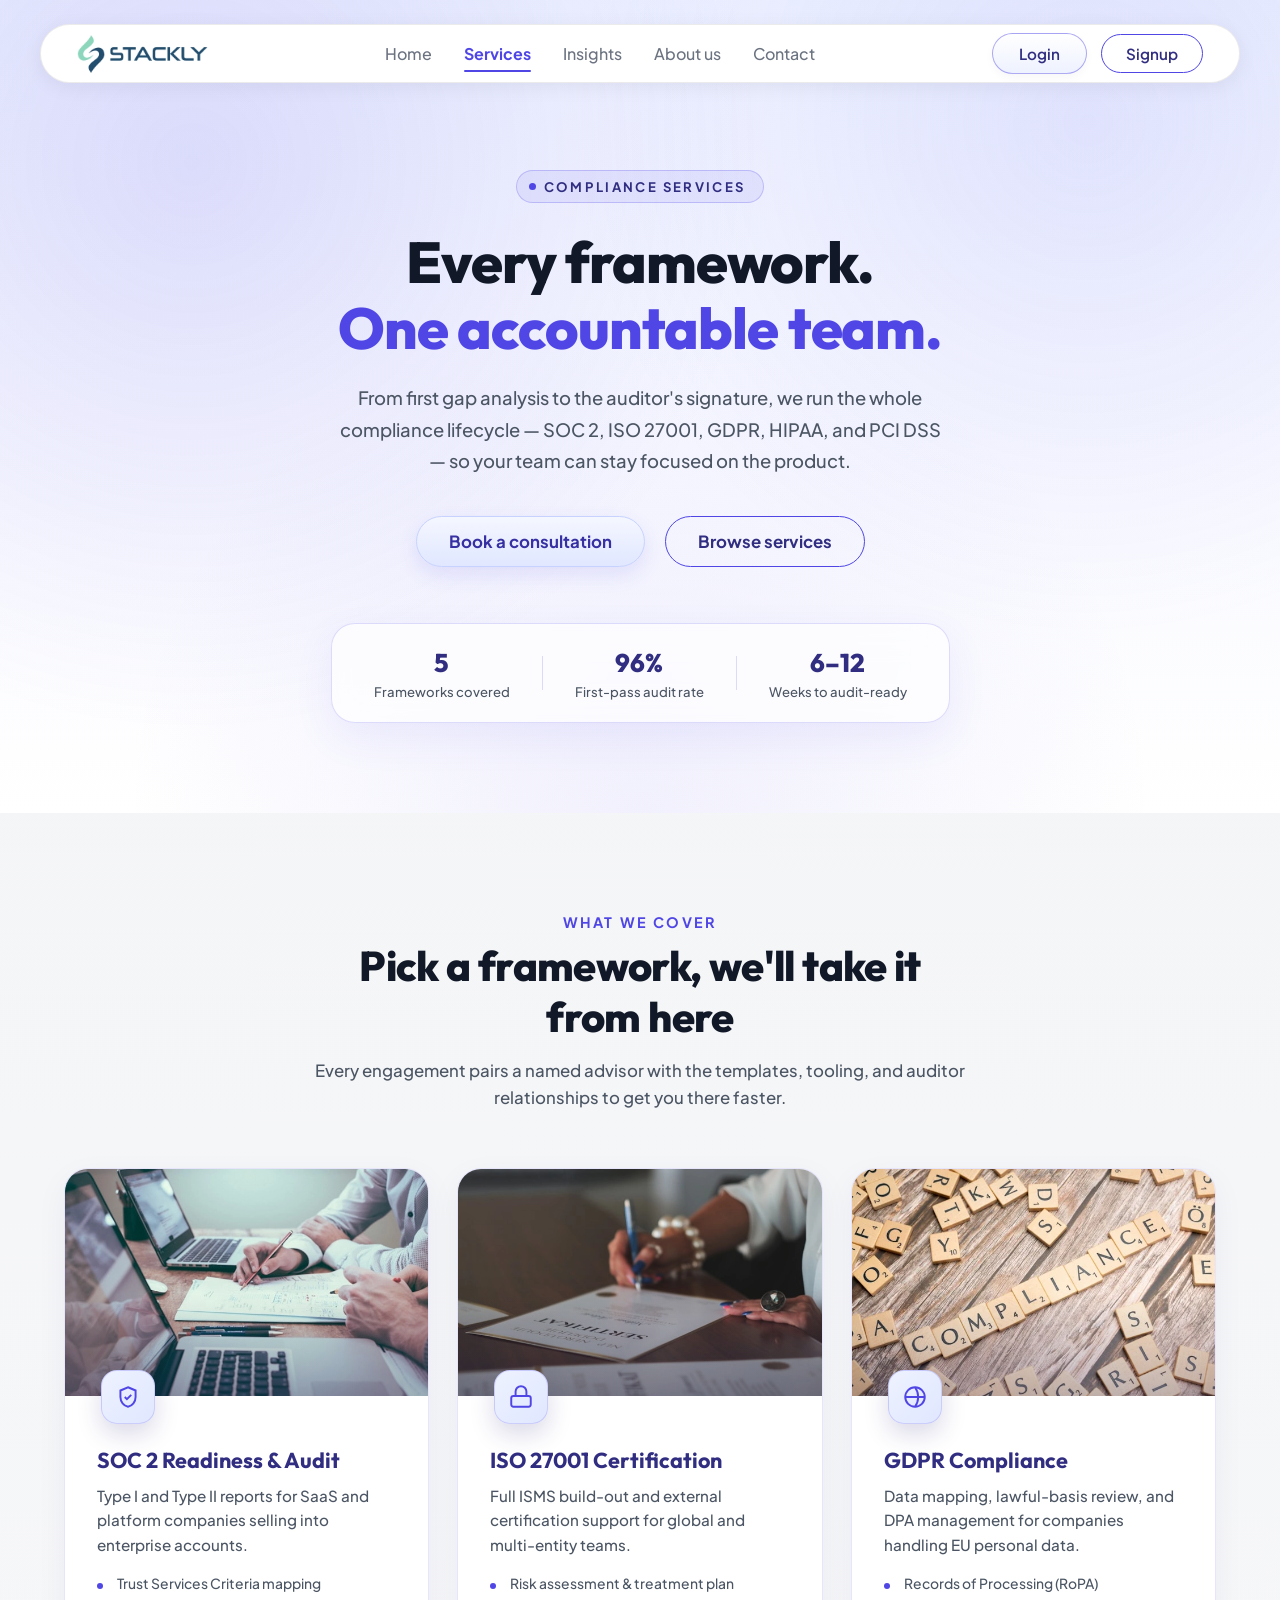
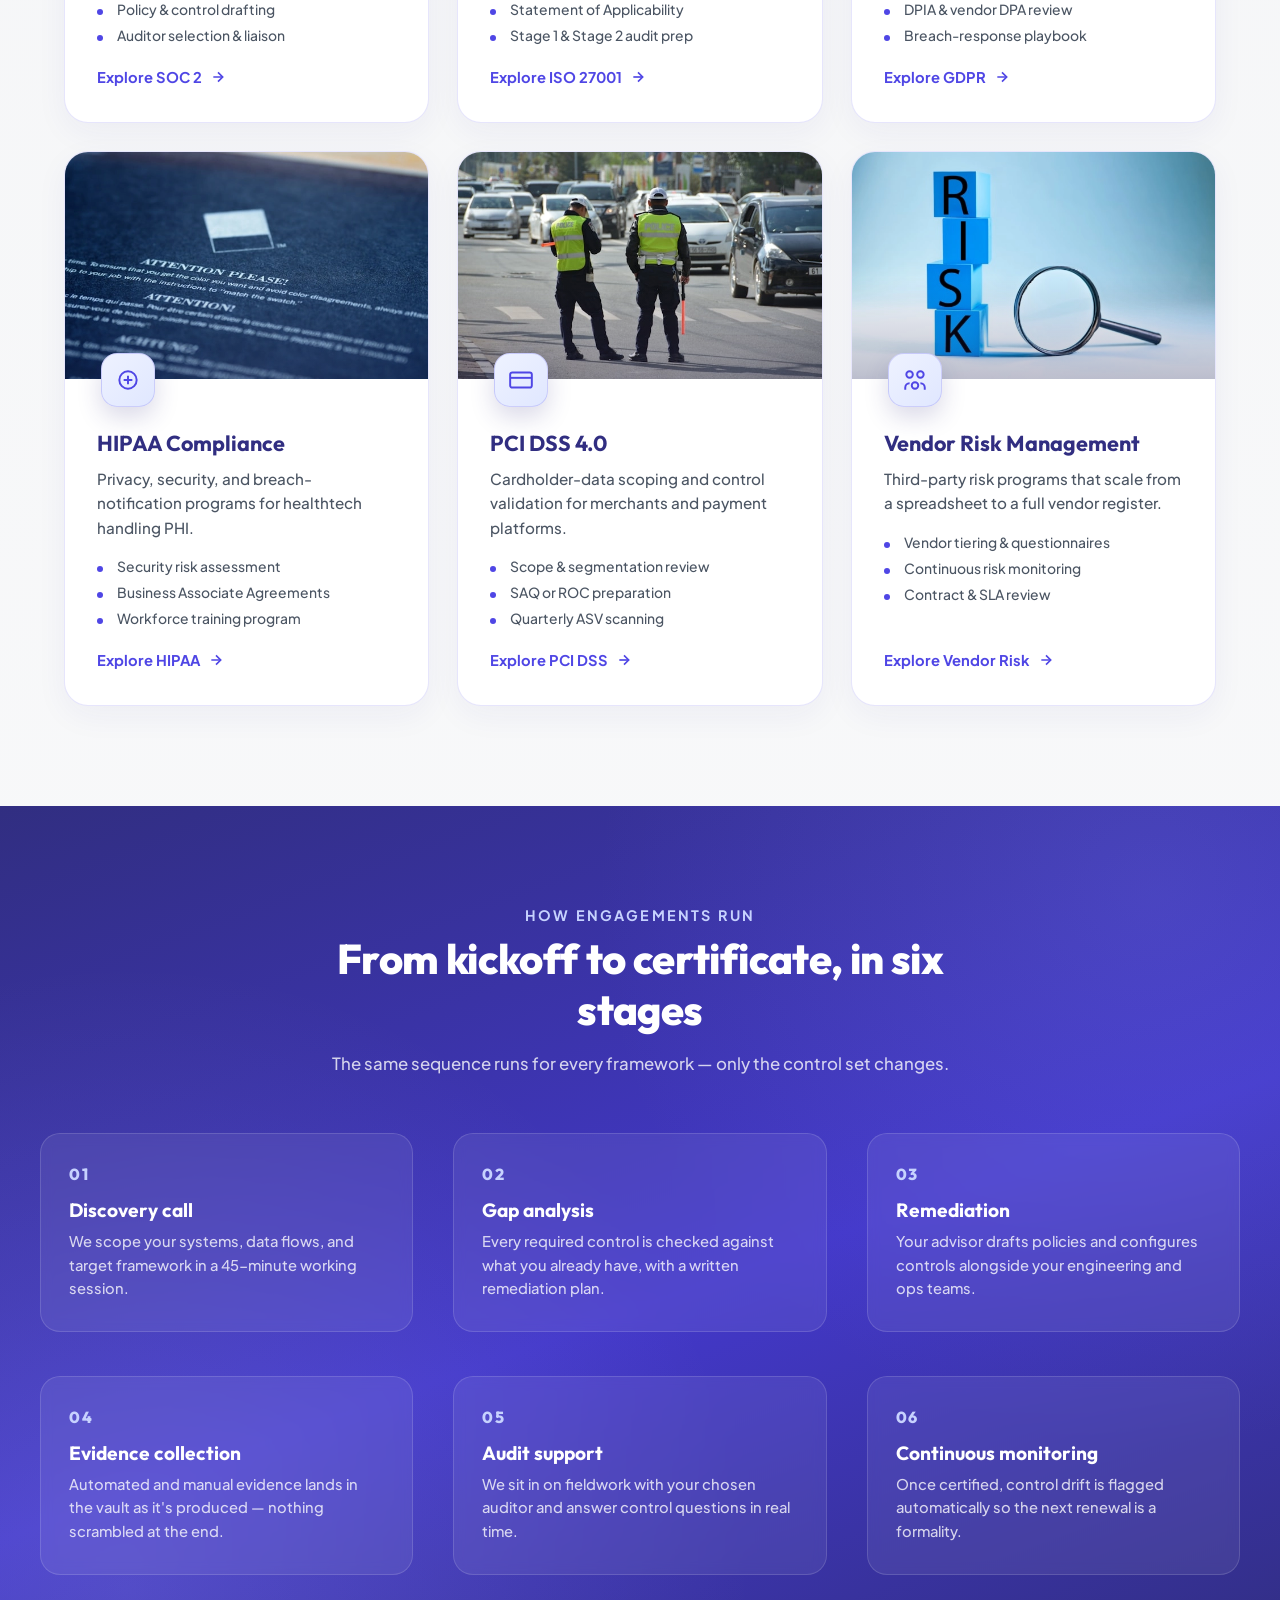
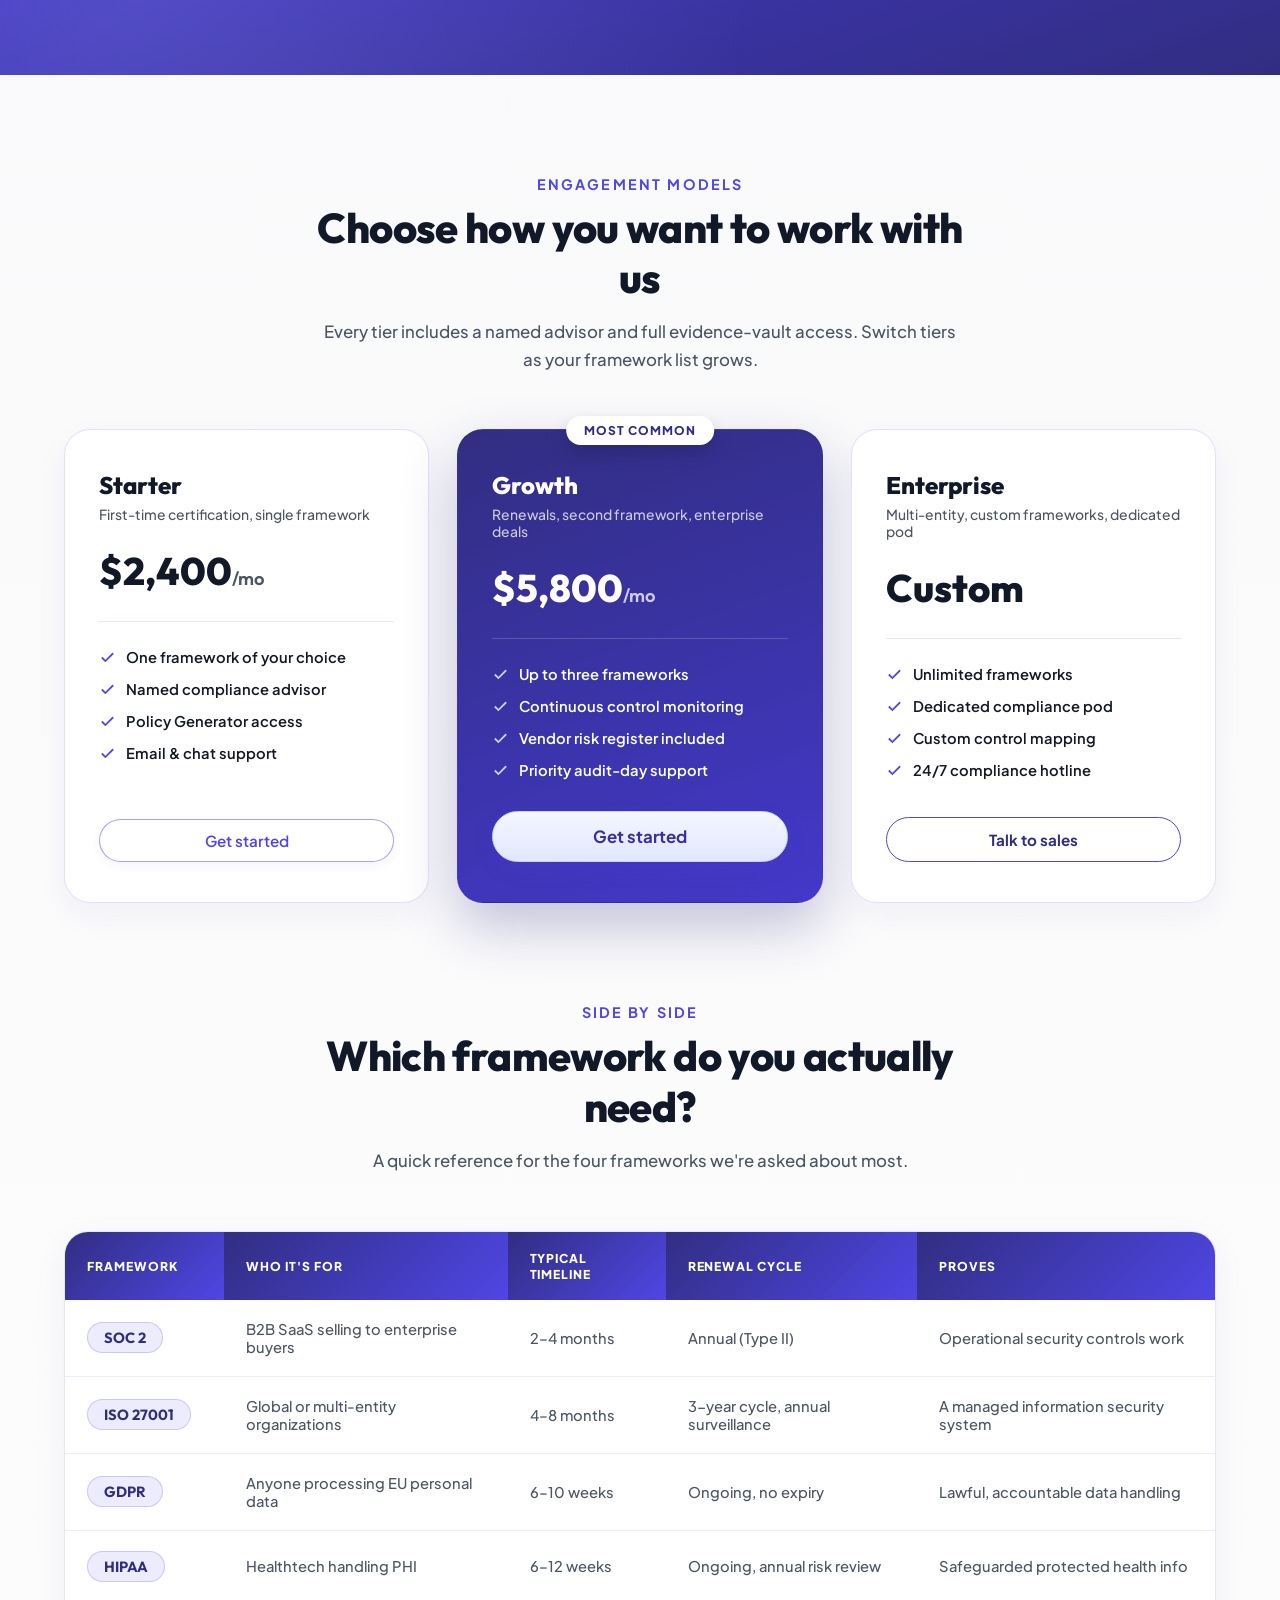
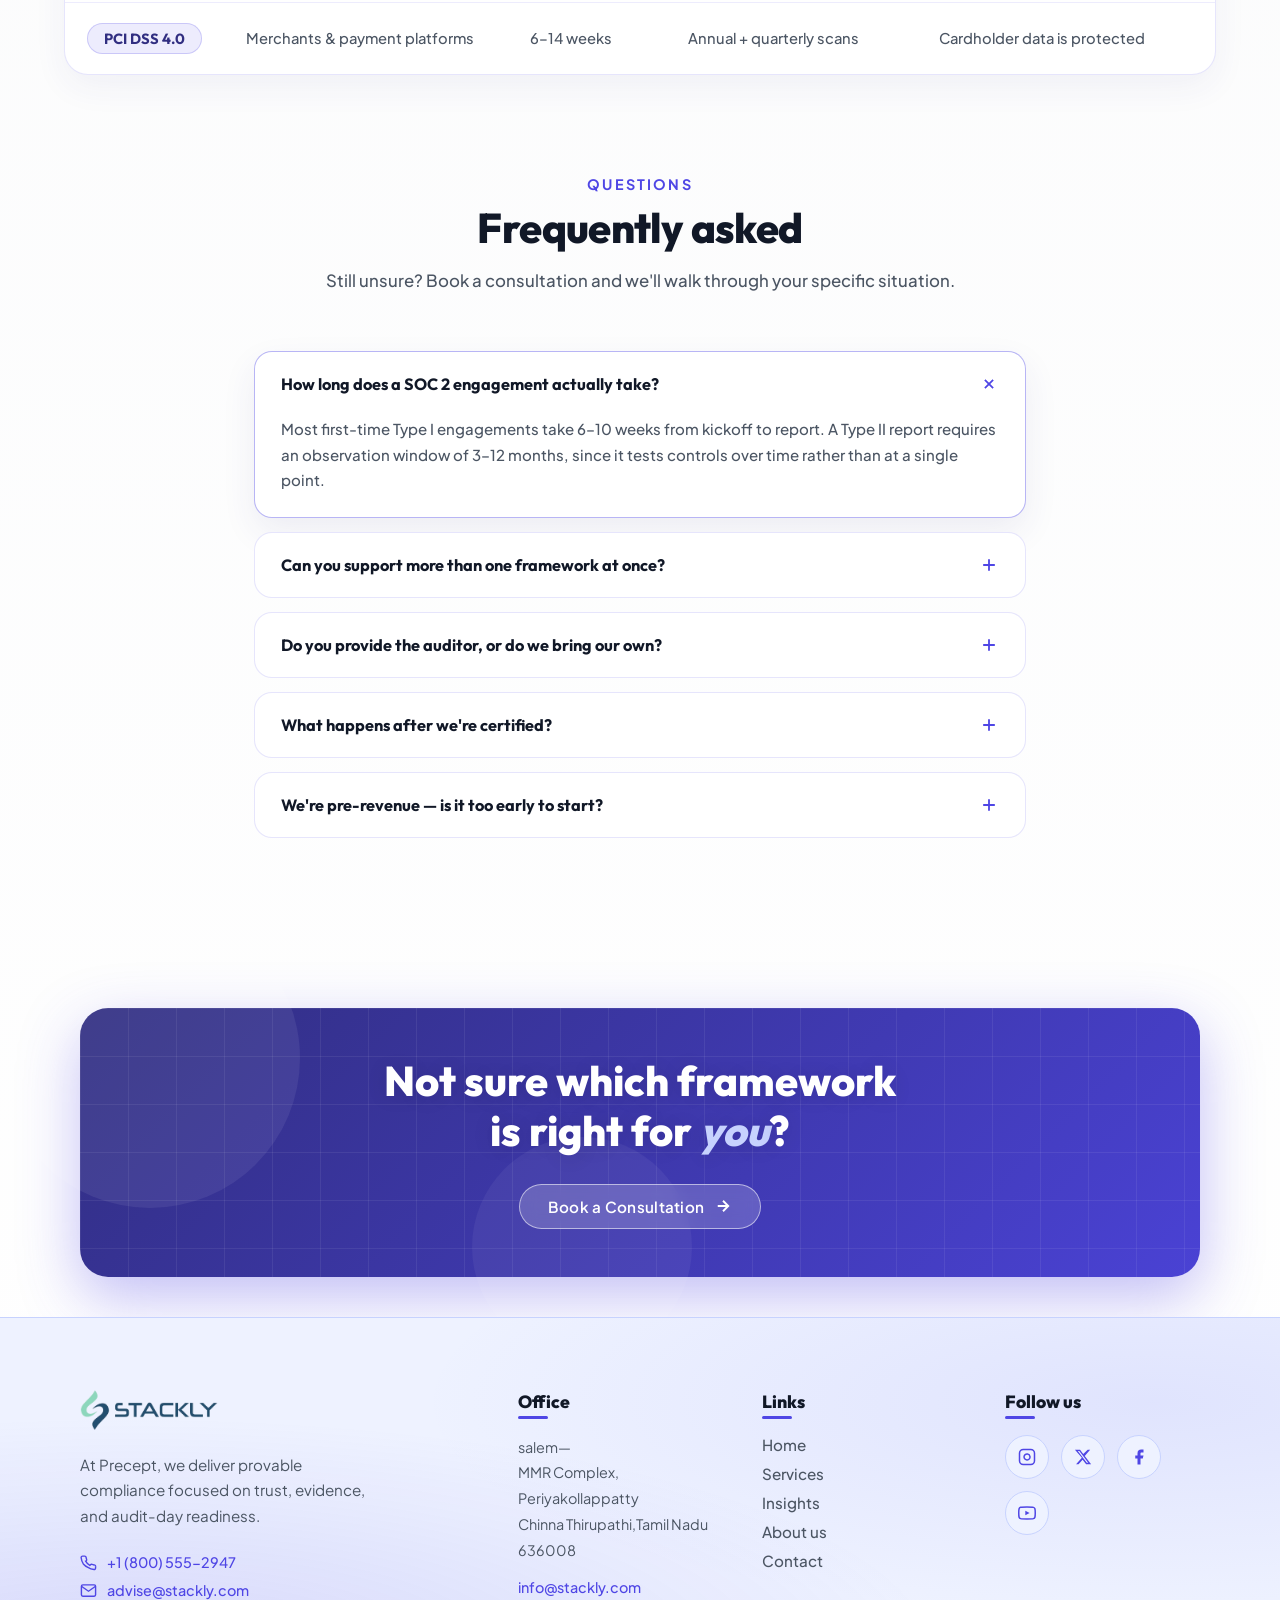
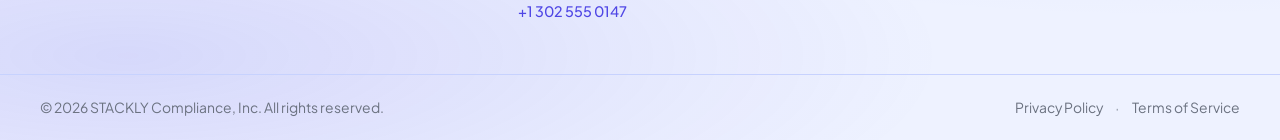
<file: html/service.html>
<!DOCTYPE html>
<html lang="en">
<head>
    <meta charset="UTF-8">
    <meta name="viewport" content="width=device-width, initial-scale=1.0">
    <title>Compliance Services - Precept</title>
    <meta name="description" content="SOC 2, ISO 27001, GDPR, HIPAA and PCI DSS services — readiness, certification, and continuous monitoring built for growing companies.">
    <!-- Google Fonts: Plus Jakarta Sans & Outfit -->
    <link rel="preconnect" href="https://fonts.googleapis.com">
    <link rel="preconnect" href="https://fonts.gstatic.com" crossorigin>
    <link href="https://fonts.googleapis.com/css2?family=Outfit:wght@300;400;500;600;700;800&family=Plus+Jakarta+Sans:wght@300;400;500;600;700;800&display=swap" rel="stylesheet">
    <link rel="stylesheet" href="https://cdnjs.cloudflare.com/ajax/libs/font-awesome/6.4.0/css/all.min.css">
    <link rel="stylesheet" href="../css/styles.css?v=2">
    <link rel="stylesheet" href="../css/service.css?v=1">
</head>
<body>

    <!-- Scroll Progress Indicator Bar -->
    <div class="scroll-progress-container">
        <div class="scroll-progress-bar" id="page-scroll-indicator"></div>
    </div>

    <!-- Main Outer Wrapper -->
    <div class="site-wrapper" id="page-wrapper-container">

        <!-- Floating Pill-Shaped Navbar Header (shared with home) -->
        <header class="navbar-wrapper reveal-fade">
            <div class="navbar-pill" id="navbar-pill-element">
                <a href="index.html" class="navbar-brand" id="stackly-logo-home">
                    <img src="../assets/stck2.webp" alt="Precept Compliance Logo" class="brand-logo-img">
                </a>

                <nav class="navbar-links" id="main-nav-links">
                    <a href="index.html" class="nav-item" id="nav-item-home">Home</a>
                    <a href="service.html" class="nav-item active" id="nav-item-services">Services</a>
                    <a href="insights.html" class="nav-item" id="nav-item-blog">Insights</a>
                    <a href="about.html" class="nav-item" id="nav-item-about">About us</a>
                    <a href="contact.html" class="nav-item" id="nav-item-contact">Contact</a>
                    <div class="mobile-nav-actions">
                        <a href="login.html" class="btn-login">Login</a>
                        <a href="signup.html" class="btn-signup">Signup</a>
                    </div>
                </nav>

                <div class="navbar-actions">
                    <a href="login.html" class="btn-login" id="btn-navbar-login">Login</a>
                    <a href="signup.html" class="btn-signup" id="btn-navbar-signup">Signup</a>
                    <button class="menu-hamburger" id="nav-menu-hamburger" aria-label="Toggle Navigation Menu" aria-expanded="false">
                        <span class="bar"></span>
                        <span class="bar"></span>
                        <span class="bar"></span>
                    </button>
                </div>
            </div>
        </header>

        <!-- ============================================================
             SECTION 1 — Services Hero
             ============================================================ -->
        <section class="svc-hero" id="svc-hero-trigger">
            <div class="svc-hero-bg" aria-hidden="true"></div>
            <div class="svc-hero-inner">
                <div class="svc-hero-eyebrow reveal-text delay-1">
                    <span class="svc-hero-eyebrow-dot"></span>
                    Compliance Services
                </div>
                <h1 class="svc-hero-heading reveal-text delay-2">
                    Every framework.<br>
                    <span class="svc-hero-heading-accent">One accountable team.</span>
                </h1>
                <p class="svc-hero-desc reveal-text delay-3">
                    From first gap analysis to the auditor's signature, we run the whole compliance
                    lifecycle — SOC 2, ISO 27001, GDPR, HIPAA, and PCI DSS — so your team can stay
                    focused on the product.
                </p>
                <div class="svc-hero-actions reveal-text delay-4">
                    <a href="404.html" class="btn-book">Book a consultation</a>
                    <a href="#svc-catalog" class="btn-learn">Browse services</a>
                </div>

                <div class="svc-hero-strip reveal-text delay-4">
                    <div class="svc-hero-strip-item">
                        <span class="svc-hero-strip-num">5</span>
                        <span class="svc-hero-strip-label">Frameworks covered</span>
                    </div>
                    <div class="svc-hero-strip-divider"></div>
                    <div class="svc-hero-strip-item">
                        <span class="svc-hero-strip-num">96%</span>
                        <span class="svc-hero-strip-label">First-pass audit rate</span>
                    </div>
                    <div class="svc-hero-strip-divider"></div>
                    <div class="svc-hero-strip-item">
                        <span class="svc-hero-strip-num">6–12</span>
                        <span class="svc-hero-strip-label">Weeks to audit-ready</span>
                    </div>
                </div>
            </div>
        </section>

        <!-- ============================================================
             SECTION 2 — Service Catalog Grid
             ============================================================ -->
        <section class="svc-catalog" id="svc-catalog">
            <div class="svc-section-header reveal-scroll-up">
                <span class="section-tagline">WHAT WE COVER</span>
                <h2 class="svc-section-heading">Pick a framework, we'll take it from here</h2>
                <p class="svc-section-sub">Every engagement pairs a named advisor with the templates, tooling, and auditor relationships to get you there faster.</p>
            </div>

            <div class="svc-grid">

                <article class="svc-card reveal-scroll-up" data-service="soc2">
                    <div class="svc-card-photo">
                        <img src="../assets/cc41.webp" alt="Padlock on a keyboard representing SOC 2 security controls" loading="lazy">
                    </div>
                    <div class="svc-card-icon">
                        <svg viewBox="0 0 24 24" fill="none" stroke="currentColor" stroke-width="1.8"><path d="M12 3l7 3v6c0 4.5-3 8.2-7 9-4-.8-7-4.5-7-9V6z"/><path d="M9 12l2 2 4-4"/></svg>
                    </div>
                    <h3 class="svc-card-title">SOC 2 Readiness &amp; Audit</h3>
                    <p class="svc-card-desc">Type I and Type II reports for SaaS and platform companies selling into enterprise accounts.</p>
                    <ul class="svc-card-list">
                        <li>Trust Services Criteria mapping</li>
                        <li>Policy &amp; control drafting</li>
                        <li>Auditor selection &amp; liaison</li>
                    </ul>
                    <button class="svc-card-link" data-open="soc2">Explore SOC 2 <svg viewBox="0 0 24 24" fill="none" stroke="currentColor" stroke-width="2.5"><line x1="5" y1="12" x2="19" y2="12"/><polyline points="12 5 19 12 12 19"/></svg></button>
                </article>

                <article class="svc-card reveal-scroll-up" data-service="iso27001">
                    <div class="svc-card-photo">
                        <img src="../assets/cc42.webp" alt="Padlock sitting on a keyboard representing ISO 27001 information security management" loading="lazy">
                    </div>
                    <div class="svc-card-icon">
                        <svg viewBox="0 0 24 24" fill="none" stroke="currentColor" stroke-width="1.8"><rect x="3" y="11" width="18" height="10" rx="2"/><path d="M7 11V7a5 5 0 0 1 10 0v4"/></svg>
                    </div>
                    <h3 class="svc-card-title">ISO 27001 Certification</h3>
                    <p class="svc-card-desc">Full ISMS build-out and external certification support for global and multi-entity teams.</p>
                    <ul class="svc-card-list">
                        <li>Risk assessment &amp; treatment plan</li>
                        <li>Statement of Applicability</li>
                        <li>Stage 1 &amp; Stage 2 audit prep</li>
                    </ul>
                    <button class="svc-card-link" data-open="iso27001">Explore ISO 27001 <svg viewBox="0 0 24 24" fill="none" stroke="currentColor" stroke-width="2.5"><line x1="5" y1="12" x2="19" y2="12"/><polyline points="12 5 19 12 12 19"/></svg></button>
                </article>

                <article class="svc-card reveal-scroll-up" data-service="gdpr">
                    <div class="svc-card-photo">
                        <img src="../assets/cc43.webp" alt="Padlock on a laptop with light trails representing GDPR data protection" loading="lazy">
                    </div>
                    <div class="svc-card-icon">
                        <svg viewBox="0 0 24 24" fill="none" stroke="currentColor" stroke-width="1.8"><circle cx="12" cy="12" r="9"/><path d="M12 3a15.3 15.3 0 0 1 0 18M3 12h18"/></svg>
                    </div>
                    <h3 class="svc-card-title">GDPR Compliance</h3>
                    <p class="svc-card-desc">Data mapping, lawful-basis review, and DPA management for companies handling EU personal data.</p>
                    <ul class="svc-card-list">
                        <li>Records of Processing (RoPA)</li>
                        <li>DPIA &amp; vendor DPA review</li>
                        <li>Breach-response playbook</li>
                    </ul>
                    <button class="svc-card-link" data-open="gdpr">Explore GDPR <svg viewBox="0 0 24 24" fill="none" stroke="currentColor" stroke-width="2.5"><line x1="5" y1="12" x2="19" y2="12"/><polyline points="12 5 19 12 12 19"/></svg></button>
                </article>

                <article class="svc-card reveal-scroll-up" data-service="hipaa">
                    <div class="svc-card-photo">
                        <img src="../assets/cc44.webp" alt="Clinician with a stethoscope reviewing patient data representing HIPAA compliance" loading="lazy">
                    </div>
                    <div class="svc-card-icon">
                        <svg viewBox="0 0 24 24" fill="none" stroke="currentColor" stroke-width="1.8"><path d="M4 12a8 8 0 1 1 16 0 8 8 0 0 1-16 0z"/><path d="M12 8v8M8 12h8"/></svg>
                    </div>
                    <h3 class="svc-card-title">HIPAA Compliance</h3>
                    <p class="svc-card-desc">Privacy, security, and breach-notification programs for healthtech handling PHI.</p>
                    <ul class="svc-card-list">
                        <li>Security risk assessment</li>
                        <li>Business Associate Agreements</li>
                        <li>Workforce training program</li>
                    </ul>
                    <button class="svc-card-link" data-open="hipaa">Explore HIPAA <svg viewBox="0 0 24 24" fill="none" stroke="currentColor" stroke-width="2.5"><line x1="5" y1="12" x2="19" y2="12"/><polyline points="12 5 19 12 12 19"/></svg></button>
                </article>

                <article class="svc-card reveal-scroll-up" data-service="pcidss">
                    <div class="svc-card-photo">
                        <img src="../assets/cc45.webp" alt="Streams of digital code representing PCI DSS cardholder data protection" loading="lazy">
                    </div>
                    <div class="svc-card-icon">
                        <svg viewBox="0 0 24 24" fill="none" stroke="currentColor" stroke-width="1.8"><rect x="2" y="5" width="20" height="14" rx="2"/><path d="M2 10h20"/></svg>
                    </div>
                    <h3 class="svc-card-title">PCI DSS 4.0</h3>
                    <p class="svc-card-desc">Cardholder-data scoping and control validation for merchants and payment platforms.</p>
                    <ul class="svc-card-list">
                        <li>Scope &amp; segmentation review</li>
                        <li>SAQ or ROC preparation</li>
                        <li>Quarterly ASV scanning</li>
                    </ul>
                    <button class="svc-card-link" data-open="pcidss">Explore PCI DSS <svg viewBox="0 0 24 24" fill="none" stroke="currentColor" stroke-width="2.5"><line x1="5" y1="12" x2="19" y2="12"/><polyline points="12 5 19 12 12 19"/></svg></button>
                </article>

                <article class="svc-card reveal-scroll-up" data-service="vendor">
                    <div class="svc-card-photo">
                        <img src="../assets/cc46.webp" alt="Team reviewing vendor risk data on a monitor" loading="lazy">
                    </div>
                    <div class="svc-card-icon">
                        <svg viewBox="0 0 24 24" fill="none" stroke="currentColor" stroke-width="1.8"><circle cx="7" cy="7" r="3"/><circle cx="17" cy="7" r="3"/><path d="M3 21v-2a4 4 0 0 1 4-4h0M21 21v-2a4 4 0 0 0-4-4h0"/><circle cx="12" cy="17" r="3"/></svg>
                    </div>
                    <h3 class="svc-card-title">Vendor Risk Management</h3>
                    <p class="svc-card-desc">Third-party risk programs that scale from a spreadsheet to a full vendor register.</p>
                    <ul class="svc-card-list">
                        <li>Vendor tiering &amp; questionnaires</li>
                        <li>Continuous risk monitoring</li>
                        <li>Contract &amp; SLA review</li>
                    </ul>
                    <button class="svc-card-link" data-open="vendor">Explore Vendor Risk <svg viewBox="0 0 24 24" fill="none" stroke="currentColor" stroke-width="2.5"><line x1="5" y1="12" x2="19" y2="12"/><polyline points="12 5 19 12 12 19"/></svg></button>
                </article>

            </div>
        </section>

        <!-- ============================================================
             SECTION 3 — Engagement Process (real sequential timeline)
             ============================================================ -->
        <section class="svc-process" id="svc-process-trigger">
            <div class="svc-process-bg" aria-hidden="true"></div>
            <div class="svc-process-inner">
                <div class="svc-section-header reveal-scroll-up light">
                    <span class="section-tagline">HOW ENGAGEMENTS RUN</span>
                    <h2 class="svc-section-heading">From kickoff to certificate, in six stages</h2>
                    <p class="svc-section-sub">The same sequence runs for every framework — only the control set changes.</p>
                </div>

                <div class="svc-timeline">
                    <div class="svc-timeline-line" aria-hidden="true"></div>

                    <div class="svc-step reveal-scroll-up">
                        <span class="svc-step-num">01</span>
                        <h3>Discovery call</h3>
                        <p>We scope your systems, data flows, and target framework in a 45-minute working session.</p>
                    </div>
                    <div class="svc-step reveal-scroll-up">
                        <span class="svc-step-num">02</span>
                        <h3>Gap analysis</h3>
                        <p>Every required control is checked against what you already have, with a written remediation plan.</p>
                    </div>
                    <div class="svc-step reveal-scroll-up">
                        <span class="svc-step-num">03</span>
                        <h3>Remediation</h3>
                        <p>Your advisor drafts policies and configures controls alongside your engineering and ops teams.</p>
                    </div>
                    <div class="svc-step reveal-scroll-up">
                        <span class="svc-step-num">04</span>
                        <h3>Evidence collection</h3>
                        <p>Automated and manual evidence lands in the vault as it's produced — nothing scrambled at the end.</p>
                    </div>
                    <div class="svc-step reveal-scroll-up">
                        <span class="svc-step-num">05</span>
                        <h3>Audit support</h3>
                        <p>We sit in on fieldwork with your chosen auditor and answer control questions in real time.</p>
                    </div>
                    <div class="svc-step reveal-scroll-up">
                        <span class="svc-step-num">06</span>
                        <h3>Continuous monitoring</h3>
                        <p>Once certified, control drift is flagged automatically so the next renewal is a formality.</p>
                    </div>
                </div>
            </div>
        </section>

        <!-- ============================================================
             SECTION 4 — Engagement Tiers / Pricing
             ============================================================ -->
        <section class="svc-tiers" id="svc-tiers-trigger">
            <div class="svc-section-header reveal-scroll-up">
                <span class="section-tagline">ENGAGEMENT MODELS</span>
                <h2 class="svc-section-heading">Choose how you want to work with us</h2>
                <p class="svc-section-sub">Every tier includes a named advisor and full evidence-vault access. Switch tiers as your framework list grows.</p>
            </div>

            <div class="svc-tiers-grid">

                <div class="svc-tier-card reveal-scroll-up">
                    <div class="svc-tier-head">
                        <h3>Starter</h3>
                        <p class="svc-tier-for">First-time certification, single framework</p>
                    </div>
                    <div class="svc-tier-price"><span>$2,400</span>/mo</div>
                    <ul class="svc-tier-list">
                        <li><svg class="check-icon" viewBox="0 0 24 24" fill="none" stroke="currentColor" stroke-width="2.5"><polyline points="20 6 9 17 4 12"/></svg>One framework of your choice</li>
                        <li><svg class="check-icon" viewBox="0 0 24 24" fill="none" stroke="currentColor" stroke-width="2.5"><polyline points="20 6 9 17 4 12"/></svg>Named compliance advisor</li>
                        <li><svg class="check-icon" viewBox="0 0 24 24" fill="none" stroke="currentColor" stroke-width="2.5"><polyline points="20 6 9 17 4 12"/></svg>Policy Generator access</li>
                        <li><svg class="check-icon" viewBox="0 0 24 24" fill="none" stroke="currentColor" stroke-width="2.5"><polyline points="20 6 9 17 4 12"/></svg>Email &amp; chat support</li>
                    </ul>
                    <a href="404.html" class="btn-tool-visit svc-tier-btn">Get started</a>
                </div>

                <div class="svc-tier-card svc-tier-featured reveal-scroll-up">
                    <span class="svc-tier-badge">Most common</span>
                    <div class="svc-tier-head">
                        <h3>Growth</h3>
                        <p class="svc-tier-for">Renewals, second framework, enterprise deals</p>
                    </div>
                    <div class="svc-tier-price"><span>$5,800</span>/mo</div>
                    <ul class="svc-tier-list">
                        <li><svg class="check-icon" viewBox="0 0 24 24" fill="none" stroke="currentColor" stroke-width="2.5"><polyline points="20 6 9 17 4 12"/></svg>Up to three frameworks</li>
                        <li><svg class="check-icon" viewBox="0 0 24 24" fill="none" stroke="currentColor" stroke-width="2.5"><polyline points="20 6 9 17 4 12"/></svg>Continuous control monitoring</li>
                        <li><svg class="check-icon" viewBox="0 0 24 24" fill="none" stroke="currentColor" stroke-width="2.5"><polyline points="20 6 9 17 4 12"/></svg>Vendor risk register included</li>
                        <li><svg class="check-icon" viewBox="0 0 24 24" fill="none" stroke="currentColor" stroke-width="2.5"><polyline points="20 6 9 17 4 12"/></svg>Priority audit-day support</li>
                    </ul>
                    <a href="404.html" class="btn-book svc-tier-btn">Get started</a>
                </div>

                <div class="svc-tier-card reveal-scroll-up">
                    <div class="svc-tier-head">
                        <h3>Enterprise</h3>
                        <p class="svc-tier-for">Multi-entity, custom frameworks, dedicated pod</p>
                    </div>
                    <div class="svc-tier-price"><span>Custom</span></div>
                    <ul class="svc-tier-list">
                        <li><svg class="check-icon" viewBox="0 0 24 24" fill="none" stroke="currentColor" stroke-width="2.5"><polyline points="20 6 9 17 4 12"/></svg>Unlimited frameworks</li>
                        <li><svg class="check-icon" viewBox="0 0 24 24" fill="none" stroke="currentColor" stroke-width="2.5"><polyline points="20 6 9 17 4 12"/></svg>Dedicated compliance pod</li>
                        <li><svg class="check-icon" viewBox="0 0 24 24" fill="none" stroke="currentColor" stroke-width="2.5"><polyline points="20 6 9 17 4 12"/></svg>Custom control mapping</li>
                        <li><svg class="check-icon" viewBox="0 0 24 24" fill="none" stroke="currentColor" stroke-width="2.5"><polyline points="20 6 9 17 4 12"/></svg>24/7 compliance hotline</li>
                    </ul>
                    <a href="404.html" class="svc-tier-btn svc-tier-btn-outline">Talk to sales</a>
                </div>

            </div>
        </section>

        <!-- ============================================================
             SECTION 5 — Framework Comparison Table
             ============================================================ -->
        <section class="svc-compare" id="svc-compare-trigger">
            <div class="svc-section-header reveal-scroll-up">
                <span class="section-tagline">SIDE BY SIDE</span>
                <h2 class="svc-section-heading">Which framework do you actually need?</h2>
                <p class="svc-section-sub">A quick reference for the four frameworks we're asked about most.</p>
            </div>

            <div class="svc-compare-table-wrap reveal-scroll-up">
                <table class="svc-compare-table">
                    <thead>
                        <tr>
                            <th scope="col">Framework</th>
                            <th scope="col">Who it's for</th>
                            <th scope="col">Typical timeline</th>
                            <th scope="col">Renewal cycle</th>
                            <th scope="col">Proves</th>
                        </tr>
                    </thead>
                    <tbody>
                        <tr>
                            <td data-label="Framework"><span class="svc-compare-tag">SOC 2</span></td>
                            <td data-label="Who it's for">B2B SaaS selling to enterprise buyers</td>
                            <td data-label="Timeline">2–4 months</td>
                            <td data-label="Renewal">Annual (Type II)</td>
                            <td data-label="Proves">Operational security controls work</td>
                        </tr>
                        <tr>
                            <td data-label="Framework"><span class="svc-compare-tag">ISO 27001</span></td>
                            <td data-label="Who it's for">Global or multi-entity organizations</td>
                            <td data-label="Timeline">4–8 months</td>
                            <td data-label="Renewal">3-year cycle, annual surveillance</td>
                            <td data-label="Proves">A managed information security system</td>
                        </tr>
                        <tr>
                            <td data-label="Framework"><span class="svc-compare-tag">GDPR</span></td>
                            <td data-label="Who it's for">Anyone processing EU personal data</td>
                            <td data-label="Timeline">6–10 weeks</td>
                            <td data-label="Renewal">Ongoing, no expiry</td>
                            <td data-label="Proves">Lawful, accountable data handling</td>
                        </tr>
                        <tr>
                            <td data-label="Framework"><span class="svc-compare-tag">HIPAA</span></td>
                            <td data-label="Who it's for">Healthtech handling PHI</td>
                            <td data-label="Timeline">6–12 weeks</td>
                            <td data-label="Renewal">Ongoing, annual risk review</td>
                            <td data-label="Proves">Safeguarded protected health info</td>
                        </tr>
                        <tr>
                            <td data-label="Framework"><span class="svc-compare-tag">PCI DSS 4.0</span></td>
                            <td data-label="Who it's for">Merchants &amp; payment platforms</td>
                            <td data-label="Timeline">6–14 weeks</td>
                            <td data-label="Renewal">Annual + quarterly scans</td>
                            <td data-label="Proves">Cardholder data is protected</td>
                        </tr>
                    </tbody>
                </table>
            </div>
        </section>

        <!-- ============================================================
             SECTION 6 — FAQ
             ============================================================ -->
        <section class="svc-faq" id="svc-faq-trigger">
            <div class="svc-section-header reveal-scroll-up">
                <span class="section-tagline">QUESTIONS</span>
                <h2 class="svc-section-heading">Frequently asked</h2>
                <p class="svc-section-sub">Still unsure? Book a consultation and we'll walk through your specific situation.</p>
            </div>

            <div class="svc-faq-list reveal-scroll-up">

                <div class="svc-faq-item active">
                    <button class="svc-faq-question" aria-expanded="true">
                        <span>How long does a SOC 2 engagement actually take?</span>
                        <svg class="svc-faq-icon" viewBox="0 0 24 24" fill="none" stroke="currentColor" stroke-width="2.2"><line x1="12" y1="5" x2="12" y2="19"/><line x1="5" y1="12" x2="19" y2="12"/></svg>
                    </button>
                    <div class="svc-faq-answer">
                        <p>Most first-time Type I engagements take 6–10 weeks from kickoff to report. A Type II report requires an observation window of 3–12 months, since it tests controls over time rather than at a single point.</p>
                    </div>
                </div>

                <div class="svc-faq-item">
                    <button class="svc-faq-question" aria-expanded="false">
                        <span>Can you support more than one framework at once?</span>
                        <svg class="svc-faq-icon" viewBox="0 0 24 24" fill="none" stroke="currentColor" stroke-width="2.2"><line x1="12" y1="5" x2="12" y2="19"/><line x1="5" y1="12" x2="19" y2="12"/></svg>
                    </button>
                    <div class="svc-faq-answer">
                        <p>Yes — most of our clients are pursuing two or three certifications in parallel. Our Framework Library maps overlapping controls, so evidence you collect for SOC 2 often satisfies part of ISO 27001 or HIPAA too.</p>
                    </div>
                </div>

                <div class="svc-faq-item">
                    <button class="svc-faq-question" aria-expanded="false">
                        <span>Do you provide the auditor, or do we bring our own?</span>
                        <svg class="svc-faq-icon" viewBox="0 0 24 24" fill="none" stroke="currentColor" stroke-width="2.2"><line x1="12" y1="5" x2="12" y2="19"/><line x1="5" y1="12" x2="19" y2="12"/></svg>
                    </button>
                    <div class="svc-faq-answer">
                        <p>Either. We maintain a network of pre-vetted, independent auditors we can introduce you to, or we're happy to work alongside an auditor you've already chosen.</p>
                    </div>
                </div>

                <div class="svc-faq-item">
                    <button class="svc-faq-question" aria-expanded="false">
                        <span>What happens after we're certified?</span>
                        <svg class="svc-faq-icon" viewBox="0 0 24 24" fill="none" stroke="currentColor" stroke-width="2.2"><line x1="12" y1="5" x2="12" y2="19"/><line x1="5" y1="12" x2="19" y2="12"/></svg>
                    </button>
                    <div class="svc-faq-answer">
                        <p>Continuous monitoring stays on so control drift gets caught before the next renewal, not during it. Growth and Enterprise tiers include this by default; Starter clients can add it at any time.</p>
                    </div>
                </div>

                <div class="svc-faq-item">
                    <button class="svc-faq-question" aria-expanded="false">
                        <span>We're pre-revenue — is it too early to start?</span>
                        <svg class="svc-faq-icon" viewBox="0 0 24 24" fill="none" stroke="currentColor" stroke-width="2.2"><line x1="12" y1="5" x2="12" y2="19"/><line x1="5" y1="12" x2="19" y2="12"/></svg>
                    </button>
                    <div class="svc-faq-answer">
                        <p>Not at all — it's usually cheaper to build controls in from day one than to retrofit them later. Many Starter clients begin their gap analysis before their first enterprise deal even requires it.</p>
                    </div>
                </div>

            </div>
        </section>

        <!-- ============================================================
             SECTION 7 — CTA Banner (shared styling with home)
             ============================================================ -->
        <section class="cta-banner-section" id="cta-banner">
            <div class="cta-card reveal-scroll-up">
                <div class="cta-grid-overlay"></div>
                <div class="cta-blob cta-blob-1"></div>
                <div class="cta-blob cta-blob-2"></div>
                <div class="cta-text-col">
                    <h2 class="cta-banner-heading">Not sure which framework<br>is right for <em>you</em>?</h2>
                    <a href="404.html" class="cta-banner-btn">
                        <span>Book a Consultation</span>
                        <svg viewBox="0 0 24 24" fill="none" stroke="currentColor" stroke-width="2.5"><line x1="5" y1="12" x2="19" y2="12"/><polyline points="12 5 19 12 12 19"/></svg>
                    </a>
                </div>
            </div>
        </section>

    </div>

    <!-- ===== Footer (shared with home) ===== -->
    <footer class="site-footer" id="site-footer">
        <div class="footer-bg-anim"></div>
        <div class="footer-inner">

            <div class="footer-col footer-brand-col">
                <a href="index.html" class="footer-logo-link">
                    <img src="../assets/stck2-transparent.webp" alt="Precept Logo" class="footer-logo">
                </a>
                <p class="footer-tagline">At Precept, we deliver provable compliance focused on trust, evidence, and audit-day readiness.</p>
                <div class="footer-contact-details">
                    <a href="tel:+18005552947" class="footer-contact-item">
                        <svg viewBox="0 0 24 24" fill="none" stroke="currentColor" stroke-width="2"><path d="M22 16.92v3a2 2 0 0 1-2.18 2 19.79 19.79 0 0 1-8.63-3.07A19.5 19.5 0 0 1 4.69 14a19.79 19.79 0 0 1-3.07-8.67A2 2 0 0 1 3.62 3h3a2 2 0 0 1 2 1.72c.127.96.361 1.903.7 2.81a2 2 0 0 1-.45 2.11L7.91 10.09a16 16 0 0 0 6 6l.91-.91a2 2 0 0 1 2.11-.45c.907.339 1.85.573 2.81.7A2 2 0 0 1 22 17.92z"/></svg>
                        +1 (800) 555-2947
                    </a>
                    <a href="mailto:advise@stackly.com" class="footer-contact-item">
                        <svg viewBox="0 0 24 24" fill="none" stroke="currentColor" stroke-width="2"><path d="M4 4h16c1.1 0 2 .9 2 2v12c0 1.1-.9 2-2 2H4c-1.1 0-2-.9-2-2V6c0-1.1.9-2 2-2z"/><polyline points="22,6 12,13 2,6"/></svg>
                        advise@stackly.com
                    </a>
                </div>
            </div>

            <div class="footer-col footer-office-col">
                <h4 class="footer-col-title">Office</h4>
                <address class="footer-address">
                    salem—<br>
                    MMR Complex, Periyakollappatty<br>
                    Chinna Thirupathi,Tamil Nadu 636008
                </address>
                <a href="mailto:info@stackly.com" class="footer-office-link">info@stackly.com</a>
                <a href="tel:+13025550147" class="footer-office-link">+1 302 555 0147</a>
            </div>

            <div class="footer-col footer-links-col">
                <h4 class="footer-col-title">Links</h4>
                <nav class="footer-nav">
                    <a href="index.html" class="footer-nav-link">Home</a>
                    <a href="service.html" class="footer-nav-link">Services</a>
                    <a href="insights.html" class="footer-nav-link">Insights</a>
                    <a href="about.html" class="footer-nav-link">About us</a>
                    <a href="contact.html" class="footer-nav-link">Contact</a>
                </nav>
            </div>

            <div class="footer-col footer-social-col">
                <h4 class="footer-col-title">Follow us</h4>
                <div class="footer-social-icons">
                    <a href="404.html" class="footer-social-btn" aria-label="Instagram">
                        <svg viewBox="0 0 24 24" fill="none" stroke="currentColor" stroke-width="2"><rect x="2" y="2" width="20" height="20" rx="5" ry="5"/><path d="M16 11.37A4 4 0 1 1 12.63 8 4 4 0 0 1 16 11.37z"/><line x1="17.5" y1="6.5" x2="17.51" y2="6.5"/></svg>
                    </a>
                    <a href="404.html" class="footer-social-btn" aria-label="X (Twitter)">
                        <svg viewBox="0 0 24 24" fill="currentColor"><path d="M18.244 2.25h3.308l-7.227 8.26 8.502 11.24H16.17l-4.714-6.231-5.401 6.231H2.748l7.73-8.835L1.254 2.25H8.08l4.253 5.622zm-1.161 17.52h1.833L7.084 4.126H5.117z"/></svg>
                    </a>
                    <a href="404.html" class="footer-social-btn" aria-label="Facebook">
                        <svg viewBox="0 0 24 24" fill="currentColor"><path d="M18 2h-3a5 5 0 0 0-5 5v3H7v4h3v8h4v-8h3l1-4h-4V7a1 1 0 0 1 1-1h3z"/></svg>
                    </a>
                    <a href="404.html" class="footer-social-btn" aria-label="YouTube">
                        <svg viewBox="0 0 24 24" fill="none" stroke="currentColor" stroke-width="2"><path d="M22.54 6.42a2.78 2.78 0 0 0-1.95-1.95C18.88 4 12 4 12 4s-6.88 0-8.59.46a2.78 2.78 0 0 0-1.95 1.96C1 8.12 1 12 1 12s0 3.88.46 5.58a2.78 2.78 0 0 0 1.95 1.95C5.12 20 12 20 12 20s6.88 0 8.59-.47a2.78 2.78 0 0 0 1.95-1.95C23 15.88 23 12 23 12s0-3.88-.46-5.58z"/><polygon fill="currentColor" stroke="none" points="9.75 15.02 15.5 12 9.75 8.98 9.75 15.02"/></svg>
                    </a>
                </div>
            </div>

        </div>

        <div class="footer-bottom">
            <p class="footer-copy">&copy; 2026 STACKLY Compliance, Inc. All rights reserved.</p>
            <div class="footer-bottom-links">
                <a href="#">Privacy Policy</a>
                <span>·</span>
                <a href="#">Terms of Service</a>
            </div>
        </div>
    </footer>

    <script src="../js/script.js"></script>
    <script src="../js/service.js"></script>
</body>
</html>
</file>
<file: css/styles.css>
/* CSS Variables & Theme Setup */
:root {
    --primary: #4F46E5;
    --primary-light: #6366F1;
    --primary-dark: #312E81;
    --bg-mint: #F3F4F6;
    
    --text-heading: #111827;
    --text-body: #4B5563; /* Premium corporate description text */
    --text-nav-inactive: #6B7280;
    --text-nav-active: #4F46E5;
    
    --font-heading: 'Outfit', 'Plus Jakarta Sans', system-ui, -apple-system, sans-serif;
    --font-body: 'Plus Jakarta Sans', 'Outfit', system-ui, -apple-system, sans-serif;
    
    --glass-bg: rgba(255, 255, 255, 0.65);
    --glass-border: rgba(255, 255, 255, 0.75);
    --glass-glow: 0 18px 45px rgba(79, 70, 229, 0.08), 0 0 25px rgba(79, 70, 229, 0.04);
    
    --shadow-stats: 0 20px 50px rgba(0, 0, 0, 0.08);
    
    --transition-smooth: all 0.5s cubic-bezier(0.16, 1, 0.3, 1);
    --transition-quick: all 0.25s ease;
}

/* Base Styles */
* {
    margin: 0;
    padding: 0;
    box-sizing: border-box;
}

html {
    scroll-behavior: smooth;
    overflow-x: hidden;
    overflow-y: auto;
}

body {
    font-family: var(--font-body);
    background: linear-gradient(180deg, var(--bg-mint) 0%, #ffffff 100%);
    color: var(--text-heading);
    min-height: 100vh;
    overflow: visible; /* Prevent double scrollbars by keeping body overflow visible */
}

.site-wrapper {
    position: relative;
    width: 100%;
    min-height: 100vh;
    overflow: visible; /* Prevent wrapper-level internal scrolling */
    /* No z-index here - prevents stacking context isolation which can cause
       footer to render above the fixed navbar on some browsers */
}

/* Scroll Progress indicator */
.scroll-progress-container {
    position: fixed;
    top: 0;
    left: 0;
    width: 100%;
    height: 4px;
    background-color: transparent;
    z-index: 1000;
    pointer-events: none;
}

.scroll-progress-bar {
    height: 100%;
    width: 0%;
    background-color: var(--primary);
    box-shadow: 0 0 8px rgba(79, 70, 229, 0.5);
    transition: width 0.1s ease-out;
}

/* Full-Bleed Hero Background Image */
.hero-background-image {
    position: absolute;
    top: 0;
    left: 0;
    width: 100%;
    height: 940px; /* Covers header, hero elements, and extends behind stats */
    background-image: url('');
    background-size: cover;
    background-position: center top;
    background-repeat: no-repeat;
    z-index: 2; /* Sits behind hero container elements (z-index 10) but enables glassmorphism blur */
    pointer-events: none;
    transition: transform 0.15s ease-out;
    will-change: transform;
}

/* Floating Pill Navbar */
.navbar-wrapper {
    position: fixed;
    top: 0;
    left: 0;
    width: 100%;
    padding: 24px 24px 0 24px;
    z-index: 9999 !important;
}
/* Glassmorphic Navbar Pill -> Solid White Pill */
.navbar-pill {
    max-width: 1200px;
    margin: 0 auto;
    background: #ffffff;
    border: 1px solid rgba(0, 0, 0, 0.08); /* Clean, subtle border instead of glass border */
    border-radius: 100px;
    display: flex;
    justify-content: space-between;
    align-items: center;
    padding: 8px 36px;
    box-shadow: 0 4px 20px rgba(0, 0, 0, 0.06); /* Soft shadow for contrast over content */
    transition: var(--transition-smooth);
}

/* Stackly Logo Image */
.navbar-brand {
    display: flex;
    align-items: center;
    text-decoration: none;
}

.brand-logo-img {
    height: 38px;
    width: auto;
    display: block;
    transition: var(--transition-smooth);
}

.navbar-brand:hover .brand-logo-img {
    transform: scale(1.05);
}

/* Navbar Nav Links */
.navbar-links {
    display: flex;
    align-items: center;
    gap: 32px;
}

.mobile-nav-actions {
    display: none;
}

.nav-item {
    text-decoration: none;
    color: var(--text-nav-inactive);
    font-weight: 500;
    font-size: 1rem;
    padding: 6px 0;
    position: relative;
    transition: var(--transition-quick);
}

.nav-item:hover {
    color: var(--text-nav-active);
}

/* Active Underline */
.nav-item::after {
    content: '';
    position: absolute;
    bottom: -2px;
    left: 0;
    width: 0;
    height: 2.5px;
    background-color: var(--text-nav-active);
    transition: var(--transition-smooth);
    border-radius: 4px;
}

.nav-item.active {
    color: var(--text-nav-active);
    font-weight: 700;
}

.nav-item.active::after {
    width: 100%;
}

/* Navbar actions and buttons */
.navbar-actions {
    display: flex;
    align-items: center;
    gap: 14px;
}

/* Login button: Light indigo gradient and outline border */
.btn-login {
    text-decoration: none;
    background: linear-gradient(180deg, #FFFFFF 0%, #EEF2FF 100%);
    border: 1px solid rgba(79, 70, 229, 0.45);
    color: var(--primary-dark);
    font-family: var(--font-body);
    font-weight: 600;
    font-size: 0.95rem;
    padding: 10px 26px;
    border-radius: 100px;
    box-shadow: 0 4px 10px rgba(0, 0, 0, 0.03);
    transition: var(--transition-smooth);
}

.btn-login:hover {
    transform: translateY(-2px);
    box-shadow: 0 6px 15px rgba(79, 70, 229, 0.15);
    background: linear-gradient(180deg, #FFFFFF 0%, #E0E7FF 100%);
}

/* Signup button: Indigo outline */
.btn-signup {
    text-decoration: none;
    background: transparent;
    border: 1.5px solid var(--primary);
    color: var(--primary-dark);
    font-family: var(--font-body);
    font-weight: 600;
    font-size: 0.95rem;
    padding: 9px 24px;
    border-radius: 100px;
    transition: var(--transition-smooth);
}

.btn-signup:hover {
    background-color: var(--primary);
    color: #ffffff;
    box-shadow: 0 6px 15px rgba(79, 70, 229, 0.25);
    transform: translateY(-2px);
}

/* Hamburger mobile menu button */
.menu-hamburger {
    display: none;
    flex-direction: column;
    justify-content: space-between;
    width: 24px;
    height: 18px;
    background: transparent;
    border: none;
    cursor: pointer;
    z-index: 110;
}

.menu-hamburger .bar {
    width: 100%;
    height: 2px;
    background-color: var(--text-nav-active);
    border-radius: 2px;
    transition: var(--transition-smooth);
}

/* Main Hero Container */
.hero-container {
    max-width: 1200px;
    margin: 0 auto;
    padding: 150px 24px 40px 24px;
    position: relative;
    z-index: 10;
}

/* Glowing blurry heart behind text card */
.glowing-heart-behind-card {
    position: absolute;
    top: 90px;
    left: 80px;
    width: 240px;
    height: 240px;
    z-index: 3; /* Behind the glass card (z-index 10) */
    pointer-events: none;
    filter: blur(24px);
    opacity: 0.4;
    transition: transform 0.1s ease-out;
    animation: heart-pulse 5s ease-in-out infinite alternate;
}

.glowing-heart-behind-card svg {
    width: 100%;
    height: 100%;
}

@keyframes heart-pulse {
    0% { transform: scale(1) rotate(0deg); opacity: 0.35; }
    100% { transform: scale(1.08) rotate(3deg); opacity: 0.5; }
}

.hero-layout {
    display: flex;
    align-items: center;
    justify-content: space-between;
    gap: 48px;
    perspective: 1000px; /* Enable 3D hover effects */
}

.hero-card-column {
    flex: 1 1 52%;
}

/* Hero Glassmorphic Text Card */
.hero-text-card {
    background: var(--glass-bg);
    border: 1px solid var(--glass-border);
    border-radius: 28px;
    padding: 48px 52px;
    backdrop-filter: blur(20px);
    -webkit-backdrop-filter: blur(20px);
    box-shadow: var(--glass-glow);
    transform-style: preserve-3d;
    will-change: transform;
}

.hero-text-card h1 {
    font-family: var(--font-heading);
    font-size: 3.25rem;
    font-weight: 800;
    color: var(--text-heading);
    margin-bottom: 8px;
    letter-spacing: -0.01em;
    transform: translateZ(20px); /* 3D layer pop out */
}

.hero-text-card h1 .text-green {
    color: var(--primary);
}

.hero-text-card h2 {
    font-family: var(--font-heading);
    font-size: 2.1rem;
    font-weight: 600;
    color: var(--text-heading);
    margin-bottom: 20px;
    letter-spacing: -0.01em;
    transform: translateZ(15px);
}

.hero-text-card h2 .text-green-light {
    color: var(--primary-light);
}

.hero-text-card p {
    font-family: var(--font-body);
    font-size: 1.15rem;
    font-weight: 500;
    color: var(--text-body);
    margin-bottom: 36px;
    line-height: 1.6;
    max-width: 520px;
    transform: translateZ(10px);
}

/* Hero Buttons */
.hero-button-group {
    display: flex;
    align-items: center;
    gap: 20px;
    transform: translateZ(15px);
}

/* Book consultation: Light indigo solid gradient */
.btn-book {
    text-decoration: none;
    background: linear-gradient(180deg, #F5F7FF 0%, #E0E7FF 100%);
    border: 1.5px solid #C7D2FE;
    color: #3730A3;
    font-family: var(--font-body);
    font-weight: 700;
    font-size: 1.05rem;
    padding: 14px 32px;
    border-radius: 100px;
    box-shadow: 0 8px 20px rgba(79, 70, 229, 0.12);
    transition: var(--transition-smooth);
}

.btn-book:hover {
    transform: translateY(-3px) translateZ(5px);
    box-shadow: 0 12px 25px rgba(79, 70, 229, 0.22);
    background: linear-gradient(180deg, #FFFFFF 0%, #C7D2FE 100%);
}

/* Learn more: Outline pill */
.btn-learn {
    text-decoration: none;
    background: transparent;
    border: 1.5px solid var(--primary);
    color: var(--primary-dark);
    font-family: var(--font-body);
    font-weight: 700;
    font-size: 1.05rem;
    padding: 14px 32px;
    border-radius: 100px;
    transition: var(--transition-smooth);
}

.btn-learn:hover {
    background-color: var(--primary);
    color: #ffffff;
    box-shadow: 0 8px 20px rgba(79, 70, 229, 0.2);
    transform: translateY(-3px) translateZ(5px);
}

/* Hero Image Right Side */
.hero-image-column {
    flex: 1 1 48%;
    display: flex;
    justify-content: flex-end;
    align-items: flex-end;
}

.doctor-image-wrapper {
    width: 100%;
    max-width: 440px;
    position: relative;
    z-index: 10;
    will-change: transform;
}

.doctor-img {
    width: 100%;
    height: auto;
    object-fit: cover;
    display: block;
    animation: breathing 6s ease-in-out infinite alternate;
}

/* Breathing float effect for doctor image */
@keyframes breathing {
    0% { transform: translateY(0) scale(1); }
    100% { transform: translateY(-10px) scale(1.015); }
}

/* Statistics section below Hero */
.stats-section-container {
    max-width: 1200px;
    margin: 20px auto 20px auto;
    padding: 0 24px;
    position: relative;
    z-index: 20;
}

.stats-card-wide {
    background-color: #ffffff;
    border-radius: 28px;
    padding: 36px 48px;
    box-shadow: var(--shadow-stats);
    border: 1px solid rgba(79, 70, 229, 0.1);
    display: flex;
    justify-content: space-between;
    align-items: center;
    transition: var(--transition-smooth);
}

.stat-column {
    flex: 1;
    text-align: center;
    position: relative;
}

.stat-column:not(:last-child)::after {
    content: '';
    position: absolute;
    right: 0;
    top: 15%;
    width: 1px;
    height: 70%;
    background-color: rgba(79, 70, 229, 0.15);
}

.stat-number-wrapper {
    font-family: var(--font-heading);
    font-size: 2.6rem;
    font-weight: 800;
    color: var(--text-heading);
    margin-bottom: 6px;
    line-height: 1;
    display: flex;
    justify-content: center;
    align-items: baseline;
}

.stat-number {
    font-weight: 800;
}

.stat-suffix {
    font-weight: 700;
}

.stat-label {
    font-family: var(--font-body);
    font-size: 1.05rem;
    font-weight: 500;
    color: var(--text-heading);
    opacity: 0.85;
}

.stats-card-wide:hover {
    transform: translateY(-5px);
    box-shadow: 0 25px 60px rgba(79, 70, 229, 0.14);
}


/* --- Wellness Section --- */
.wellness-section-container {
    max-width: 1200px;
    margin: 50px auto 60px auto;
    padding: 0 24px;
    position: relative;
    z-index: 20;
}

.wellness-card {
    position: relative;
    background: linear-gradient(135deg, #EEF2FF 0%, #E0E7FF 100%);
    border: 1px solid rgba(79, 70, 229, 0.2);
    border-radius: 28px;
    padding: 64px 80px;
    display: flex;
    align-items: center;
    justify-content: space-between;
    overflow: visible; /* Required to allow the nurse image to stick out the top */
    box-shadow: 0 15px 45px rgba(79, 70, 229, 0.08);
    perspective: 1000px;
    transition: var(--transition-smooth);
    will-change: transform;
}

.wellness-card:hover {
    transform: translateY(-4px);
    box-shadow: 0 25px 60px rgba(79, 70, 229, 0.15);
}

.wellness-content {
    flex: 1 1 50%;
    max-width: 48%;
    z-index: 5;
    transform-style: preserve-3d;
}

.wellness-title {
    font-family: var(--font-heading);
    font-size: 2.85rem;
    font-weight: 800;
    color: var(--text-heading);
    margin-bottom: 16px;
    line-height: 1.2;
    letter-spacing: -0.015em;
    transform: translateZ(20px);
}

.wellness-desc {
    font-family: var(--font-body);
    font-size: 1.15rem;
    font-weight: 500;
    color: #4B5563;
    margin-bottom: 32px;
    line-height: 1.6;
    max-width: 480px;
    transform: translateZ(10px);
}

.wellness-form {
    display: flex;
    align-items: center;
    gap: 16px;
    max-width: 460px;
    transform: translateZ(15px);
}

.wellness-input {
    flex: 1;
    background-color: #ffffff;
    border: 1px solid rgba(79, 70, 229, 0.2);
    border-radius: 100px;
    padding: 15px 28px;
    font-family: var(--font-body);
    font-size: 1rem;
    color: var(--text-heading);
    box-shadow: 0 4px 10px rgba(0, 0, 0, 0.02);
    outline: none;
    transition: var(--transition-quick);
}

.wellness-input:focus {
    border-color: var(--primary);
    box-shadow: 0 0 0 3px rgba(79, 70, 229, 0.15);
}

/* Join now button: Gradient matching Book Appt button */
.btn-join {
    background: linear-gradient(180deg, #F5F7FF 0%, #E0E7FF 100%);
    border: 1.5px solid #C7D2FE;
    color: #3730A3;
    font-family: var(--font-body);
    font-weight: 700;
    font-size: 1.05rem;
    padding: 15px 32px;
    border-radius: 100px;
    cursor: pointer;
    box-shadow: 0 8px 18px rgba(79, 70, 229, 0.08);
    transition: var(--transition-smooth);
}

.btn-join:hover {
    transform: translateY(-2px);
    box-shadow: 0 12px 22px rgba(79, 70, 229, 0.18);
    background: linear-gradient(180deg, #FFFFFF 0%, #C7D2FE 100%);
}

.wellness-image-container {
    position: absolute;
    bottom: 0;
    right: 40px;
    height: 100%; /* Makes image taller than the card */
    width: 390px; /* Restricted width to prevent overlaps */
    display: flex;
    align-items: flex-end;
    pointer-events: none;
    z-index: 4;
}

.nurse-img {
    height: 100%;
    width: 100%;
    object-fit: cover;
    object-position: 25% center; /* Focus on the advisor, crop whiteboard */
    border-radius: 20px; /* Smooth rounded corners for cropped presentation */
    transform-origin: bottom center;
    will-change: transform;
    animation: slow-float-nurse 8s ease-in-out infinite alternate;
}

@keyframes slow-float-nurse {
    0% { transform: translateY(0); }
    100% { transform: translateY(-8px); }
}


/* --- Healthline Tools Section --- */
.tools-section-container {
    width: 100%;
    max-width: 100%;
    margin: 40px 0 40px 0;
    padding: 60px 0;
    position: relative;
    z-index: 20;
    overflow: hidden; /* Prevent parallax overflow */
}

/* Floating Background Image (Gemini Generated Image) - Full Bleed, same style as Hero background */
.tools-bg-image-wrapper {
    position: absolute;
    top: 0;
    left: 0;
    width: 100%;
    height: 100%;
    background-image: url('');
    background-size: cover;
    background-position: center;
    background-repeat: no-repeat;
    z-index: 1; /* Sits behind the cards */
    pointer-events: none;
    border-radius: 0; /* Full Bleed, no rounded corners, matching hero */
    transition: transform 0.15s ease-out;
    will-change: transform;
}

/* Subtle mask overlay matching the hero section light style, keeps text readable */
.tools-bg-image-wrapper::after {
    content: '';
    position: absolute;
    top: 0;
    left: 0;
    width: 100%;
    height: 100%;
    background: radial-gradient(circle, rgba(255, 255, 255, 0.15) 0%, rgba(245, 247, 255, 0.6) 100%);
}

.tools-inner-content {
    max-width: 1200px;
    margin: 0 auto;
    padding: 0 24px;
    position: relative;
    z-index: 5;
}

.section-header {
    text-align: center;
    margin-bottom: 60px;
    position: relative;
    z-index: 5;
}

.section-tagline {
    font-family: var(--font-body);
    font-size: 0.9rem;
    font-weight: 700;
    color: var(--primary);
    text-transform: uppercase;
    letter-spacing: 0.15em;
    display: block;
}

.animated-gradient-heading {
    font-family: var(--font-heading);
    font-size: 3.25rem;
    font-weight: 800;
    background: linear-gradient(120deg, #1e1b4b 0%, #4F46E5 50%, #312E81 100%);
    background-size: 200% auto;
    -webkit-background-clip: text;
    -webkit-text-fill-color: transparent;
    animation: gradient-text-shine 6s linear infinite;
    margin: 8px 0 16px 0;
    display: inline-block;
}

@keyframes gradient-text-shine {
    0% { background-position: 0% 50%; }
    50% { background-position: 100% 50%; }
    100% { background-position: 0% 50%; }
}

.heading-line-decor {
    width: 80px;
    height: 4px;
    background: linear-gradient(90deg, var(--primary) 0%, var(--primary-light) 100%);
    margin: 0 auto;
    border-radius: 2px;
}

.tools-row {
    display: flex;
    gap: 32px;
    margin-bottom: 32px;
    position: relative;
    z-index: 5;
}

/* Glassmorphic Large Tool Card */
.tool-card-large {
    flex: 1 1 58%;
    background: rgba(255, 255, 255, 0.52);
    backdrop-filter: blur(24px);
    -webkit-backdrop-filter: blur(24px);
    border: 1.5px solid rgba(79, 70, 229, 0.4);
    border-radius: 28px;
    padding: 52px 56px 52px 52px;
    position: relative;
    overflow: hidden; /* Clips the bottom portion of the images */
    display: flex;
    flex-direction: column;
    justify-content: space-between;
    min-height: 500px;
    box-shadow: 0 15px 40px rgba(79, 70, 229, 0.08);
    perspective: 1000px;
    transition: var(--transition-smooth);
    will-change: transform;
}

.tool-card-large:hover {
    transform: translateY(-4px);
    box-shadow: 0 25px 60px rgba(79, 70, 229, 0.18);
    border-color: rgba(79, 70, 229, 0.6);
}

.tool-card-content {
    max-width: 48%;
    z-index: 5;
    position: relative;
    transform-style: preserve-3d;
}

.tool-card-title {
    font-family: var(--font-heading);
    font-size: 2.15rem;
    font-weight: 800;
    color: var(--primary-dark);
    margin-bottom: 12px;
    line-height: 1.25;
    transform: translateZ(20px);
}

.tool-card-desc {
    font-family: var(--font-body);
    font-size: 1.05rem;
    font-weight: 500;
    color: #4B5563;
    margin-bottom: 28px;
    line-height: 1.6;
    transform: translateZ(10px);
}

/* Visit Nutrition Hub / Search Drugs outline button */
.btn-tool-visit {
    display: inline-block;
    text-decoration: none;
    background: rgba(255, 255, 255, 0.7);
    border: 1px solid rgba(79, 70, 229, 0.5);
    color: #4F46E5;
    font-family: var(--font-body);
    font-weight: 600;
    font-size: 0.95rem;
    padding: 11px 26px;
    border-radius: 100px;
    box-shadow: 0 4px 10px rgba(79, 70, 229, 0.06);
    transition: var(--transition-smooth);
    transform: translateZ(15px);
}

.btn-tool-visit:hover {
    background: var(--primary);
    color: #ffffff;
    border-color: var(--primary);
    box-shadow: 0 8px 18px rgba(79, 70, 229, 0.25);
}

/* Card Image Wrapper positioned absolute bottom right */
.tool-card-image-wrap {
    position: absolute;
    bottom: -20px;
    right: 20px;
    width: 270px;
    height: 110%;
    pointer-events: none;
    z-index: 2;
    display: flex;
    justify-content: center;
    align-items: flex-end;
}

.tool-large-img {
    width: 100%;
    height: 100%;
    object-fit: cover;
    object-position: center;
    border-radius: 16px;
    transition: transform 0.6s cubic-bezier(0.16, 1, 0.3, 1);
}

.tool-card-large:hover .tool-large-img {
    transform: scale(1.06) translateY(-8px);
}

/* Tool Stacks */
.tool-card-stack {
    flex: 1 1 42%;
    display: flex;
    flex-direction: column;
    gap: 20px;
}

/* Glassmorphic Small Tool Card */
.tool-card-small {
    background: rgba(255, 255, 255, 0.52);
    backdrop-filter: blur(24px);
    -webkit-backdrop-filter: blur(24px);
    border: 1.5px solid rgba(79, 70, 229, 0.35);
    border-radius: 20px;
    padding: 24px 32px;
    display: flex;
    align-items: center;
    justify-content: space-between;
    gap: 20px;
    box-shadow: 0 8px 24px rgba(79, 70, 229, 0.05);
    transition: var(--transition-smooth);
}

.tool-card-small:hover {
    transform: translateX(-4px); /* Moves left slightly */
    box-shadow: 0 15px 35px rgba(79, 70, 229, 0.14);
    border-color: rgba(79, 70, 229, 0.6);
}

.tool-small-text {
    flex: 1;
}

.tool-small-title {
    font-family: var(--font-heading);
    font-size: 1.35rem;
    font-weight: 700;
    color: var(--primary-dark);
    margin-bottom: 6px;
}

.tool-small-desc {
    font-family: var(--font-body);
    font-size: 0.95rem;
    font-weight: 500;
    color: #4B5563;
    line-height: 1.4;
}

/* Indigo Circle arrow button */
.tool-small-arrow {
    width: 44px;
    height: 44px;
    border-radius: 50%;
    background-color: transparent;
    border: 1.5px solid var(--primary);
    color: var(--primary);
    display: flex;
    align-items: center;
    justify-content: center;
    transition: var(--transition-quick);
    flex-shrink: 0;
}

.tool-small-arrow svg {
    width: 20px;
    height: 20px;
    transition: transform 0.25s ease;
}

.tool-small-arrow:hover {
    background-color: var(--primary);
    color: #ffffff;
}

.tool-card-small:hover .tool-small-arrow {
    background-color: var(--primary);
    color: #ffffff;
}

.tool-card-small:hover .tool-small-arrow svg {
    transform: translateX(3px); /* Arrow slides slightly right */
}


/* --- Right-to-Left Slide-In Animation --- */
.reveal-right-to-left {
    opacity: 0;
    transform: translateX(80px);
    transition: opacity 1.2s cubic-bezier(0.16, 1, 0.3, 1), transform 1.2s cubic-bezier(0.16, 1, 0.3, 1);
}

.reveal-right-to-left.active {
    opacity: 1;
    transform: translateX(0);
}


/* --- Entry Animation Classes (Loaded via JS) --- */

/* Navbar fade-in */
.navbar-wrapper {
    opacity: 0;
    transform: translateY(-20px);
    transition: opacity 1s cubic-bezier(0.16, 1, 0.3, 1), transform 1s cubic-bezier(0.16, 1, 0.3, 1);
}
.navbar-wrapper.active {
    opacity: 1;
    transform: translateY(0);
}

/* Hero card entry slide-up */
.hero-text-card {
    opacity: 0;
    transform: translateY(40px);
    transition: opacity 1.2s cubic-bezier(0.16, 1, 0.3, 1), transform 1.2s cubic-bezier(0.16, 1, 0.3, 1);
}
.hero-text-card.active {
    opacity: 1;
    transform: translateY(0);
}

/* Individual text reveals inside hero card */
.reveal-text {
    opacity: 0;
    transform: translateY(20px);
    transition: opacity 0.8s cubic-bezier(0.16, 1, 0.3, 1), transform 0.8s cubic-bezier(0.16, 1, 0.3, 1);
}
.reveal-text.active {
    opacity: 1;
    transform: translateY(0);
}

/* Stagger delays */
.delay-1 { transition-delay: 0.2s; }
.delay-2 { transition-delay: 0.35s; }
.delay-3 { transition-delay: 0.5s; }
.delay-4 { transition-delay: 0.65s; }

/* Doctor image entry from right */
.doctor-image-wrapper {
    opacity: 0;
    transform: translateX(60px) scale(0.95);
    transition: opacity 1.4s cubic-bezier(0.16, 1, 0.3, 1), transform 1.4s cubic-bezier(0.16, 1, 0.3, 1);
}
.doctor-image-wrapper.active {
    opacity: 1;
    transform: translateX(0) scale(1);
}

/* Stats card reveal on scroll */
.reveal-scroll-up {
    opacity: 0;
    transform: translateY(50px);
    transition: opacity 1.2s cubic-bezier(0.16, 1, 0.3, 1), transform 1.2s cubic-bezier(0.16, 1, 0.3, 1);
}
.reveal-scroll-up.active {
    opacity: 1;
    transform: translateY(0);
}
/* --- Responsive Adjustments --- */

/* Tablets & Small screens */
@media (max-width: 1024px) {
    .navbar-pill {
        padding: 10px 24px;
    }
    
    .navbar-links {
        gap: 20px;
    }

    .hero-layout {
        flex-direction: column;
        gap: 50px;
    }

    .hero-card-column {
        width: 100%;
    }

    .hero-text-card {
        padding: 40px;
    }

    .hero-image-column {
        width: 100%;
        justify-content: center;
    }

    .doctor-image-wrapper {
        max-width: 380px;
    }

    .stats-card-wide {
        padding: 30px;
    }
    
    .glowing-heart-behind-card {
        top: 60px;
        left: 40px;
        width: 180px;
        height: 180px;
    }

    /* Wellness section tablet scale - Stack layout to prevent overlap */
    .wellness-card {
        flex-direction: column;
        gap: 28px;
        padding: 48px 36px 0 36px;
        text-align: center;
        overflow: visible;
    }

    .wellness-content {
        width: 100%;
        max-width: 100%;
        display: flex;
        flex-direction: column;
        align-items: center;
    }

    .wellness-title {
        font-size: 2.3rem;
        margin-bottom: 12px;
    }

    .wellness-desc {
        font-size: 1.05rem;
        margin-bottom: 24px;
        margin-left: auto;
        margin-right: auto;
    }

    .wellness-form {
        width: 100%;
        max-width: 460px;
    }

    .wellness-image-container {
        position: relative;
        right: 0;
        height: auto;
        width: 100%;
        max-width: 280px;
        margin: 20px auto 0 auto;
        justify-content: center;
        z-index: 5;
    }

    .nurse-img {
        width: 100%;
        height: auto;
        max-height: 240px;
        object-position: bottom center;
    }

    /* Tools Section tablet scale - stack rows to prevent overlap */
    .tools-section-container {
        margin: 80px 0;
        padding: 80px 0;
    }

    .animated-gradient-heading {
        font-size: 2.75rem;
    }

    .tools-row {
        flex-direction: column;
        gap: 28px;
    }

    .tool-card-large {
        width: 100%;
        padding: 40px;
        min-height: 440px;
    }

    .tool-card-title {
        font-size: 1.85rem;
    }

    .tool-card-image-wrap {
        width: 290px;
        height: 290px;
        bottom: -45px;
        right: 10px;
        left: auto;
        transform: none;
    }

    .tool-card-stack {
        width: 100%;
    }

    /* Stack left stack, large card layout correctly */
    .row-2 {
        flex-direction: column-reverse; /* Keeps Large Card -> Small Stack stacking order consistent */
    }
}

/* Mobile viewports */
@media (max-width: 768px) {
    .navbar-wrapper {
        padding: 16px 16px 0 16px;
        /* wrapper acts as positioning anchor for the mobile dropdown */
    }

    .navbar-pill {
        border-radius: 30px;
        padding: 12px 24px;
        position: static; /* dropdown anchors to wrapper, not pill, so pill rounded corners don't clip it */
        overflow: visible;
    }

    .brand-logo-img {
        height: 42px;
    }

    /* Mobile drawer navigation links */
    .navbar-links {
        position: fixed;        /* fixed so it anchors to viewport, not clipped by pill */
        top: 72px;              /* approx height of navbar-wrapper + pill on mobile */
        left: 16px;
        right: 16px;
        width: auto;
        background-color: #ffffff;
        border: 1.5px solid var(--primary);
        border-radius: 20px;
        box-shadow: 0 15px 35px rgba(110, 172, 125, 0.25);
        flex-direction: column;
        align-items: center;
        gap: 0;
        padding: 15px 0;
        max-height: 0;
        opacity: 0;
        overflow: hidden;
        pointer-events: none;
        transition: max-height 0.4s cubic-bezier(0.16, 1, 0.3, 1), opacity 0.3s ease;
        z-index: 9998;          /* just below navbar-wrapper (9999) but above all page content */
    }

    .navbar-links.active {
        max-height: 500px;
        opacity: 1;
        pointer-events: all;
    }

    .mobile-nav-actions {
        display: flex;
        flex-direction: column;
        align-items: center;
        gap: 12px;
        width: 100%;
        padding: 16px 24px 6px 24px;
        border-top: 1px solid rgba(110, 172, 125, 0.12);
        margin-top: 10px;
        box-sizing: border-box;
    }

    .mobile-nav-actions .btn-login,
    .mobile-nav-actions .btn-signup {
        display: block !important;
        width: 100%;
        text-align: center;
        padding: 12px 24px;
        box-sizing: border-box;
        font-size: 0.95rem;
    }

    .nav-item {
        width: 100%;
        text-align: center;
        padding: 12px 0;
    }

    .nav-item::after {
        display: none;
    }

    .navbar-actions .btn-login,
    .navbar-actions .btn-signup {
        display: none; /* Hide buttons on mobile header to save space */
    }

    .menu-hamburger {
        display: flex;
    }

    /* Hamburger icon active states */
    .menu-hamburger.active .bar:nth-child(1) {
        transform: translateY(8px) rotate(45deg);
    }
    .menu-hamburger.active .bar:nth-child(2) {
        opacity: 0;
    }
    .menu-hamburger.active .bar:nth-child(3) {
        transform: translateY(-8px) rotate(-45deg);
    }

    /* Hero Text Adjustments */
    .hero-container {
        padding-top: 110px;
    }

    /* Mobile background image height */
    .hero-background-image {
        height: 1020px; /* Extends to cover stacked hero on mobile */
    }

    .hero-text-card {
        padding: 28px;
    }

    .hero-text-card h1 {
        font-size: 2.4rem;
    }

    .hero-text-card h2 {
        font-size: 1.5rem;
    }

    .hero-text-card p {
        font-size: 1.05rem;
        margin-bottom: 28px;
    }

    .hero-button-group {
        flex-direction: column;
        align-items: stretch;
        gap: 12px;
    }

    .btn-book, .btn-learn {
        text-align: center;
        padding: 12px 24px;
        width: 100%;
    }

    /* Stats Mobile adjustments */
    .stats-card-wide {
        flex-direction: column;
        gap: 24px;
        padding: 24px;
    }

    .stat-column {
        width: 100%;
        padding-bottom: 16px;
    }

    .stat-column:not(:last-child)::after {
        right: 50%;
        top: auto;
        bottom: 0;
        width: 60%;
        height: 1px;
        transform: translateX(50%);
    }

    .stat-number-wrapper {
        font-size: 2.1rem;
    }

    /* Wellness section Mobile stack design */
    .wellness-section-container {
        margin: 40px auto 60px auto;
    }

    .wellness-card {
        flex-direction: column;
        gap: 28px;
        padding: 36px 24px 0 24px; /* Room for image underneath */
        overflow: visible;
        text-align: center;
    }

    .wellness-content {
        width: 100%;
        max-width: 100%;
        display: flex;
        flex-direction: column;
        align-items: center;
    }

    .wellness-title {
        font-size: 2.05rem;
        margin-bottom: 12px;
    }

    .wellness-desc {
        font-size: 1.05rem;
        margin-bottom: 24px;
        margin-left: auto;
        margin-right: auto;
    }

    .wellness-form {
        flex-direction: column;
        align-items: stretch;
        width: 100%;
        gap: 12px;
    }

    .wellness-input, .btn-join {
        width: 100%;
        text-align: center;
        padding: 14px 20px;
    }

    .wellness-image-container {
        position: relative;
        right: 0;
        height: auto;
        width: 100%;
        max-width: 280px;
        margin: 20px auto 0 auto;
        justify-content: center;
        z-index: 5;
    }

    .nurse-img {
        width: 100%;
        height: auto;
        max-height: 250px;
        object-position: bottom center;
    }

    /* Tools Mobile stack modifications */
    .tools-section-container {
        margin: 30px 0;
        padding: 30px 0;
    }

    .animated-gradient-heading {
        font-size: 2.1rem;
        margin-bottom: 8px;
    }

    .tool-card-large {
        min-height: 400px;
        padding: 32px 24px 220px 24px; /* Increased room for larger image */
        text-align: center;
        align-items: center;
    }

    /* Center all tool card content on mobile */
    .tool-card-content {
        max-width: 100%;
        width: 100%;
        display: flex;
        flex-direction: column;
        align-items: center;
        text-align: center;
    }

    .tool-card-title {
        font-size: 1.6rem;
        text-align: center;
    }

    .tool-card-desc {
        font-size: 0.95rem;
        margin-bottom: 20px;
        text-align: center;
        max-width: 90%;
    }

    /* Center the Visit/Search button on mobile */
    .btn-tool-visit {
        align-self: center;
        margin: 0 auto;
        display: inline-block;
    }

    .tool-card-image-wrap {
        width: 220px;
        height: 220px;
        bottom: -25px;
        left: 50%;
        right: auto;
        transform: translateX(-50%);
    }

    .tool-card-small {
        padding: 20px 20px;
    }

    .tool-small-title {
        font-size: 1.15rem;
    }

    .tool-small-desc {
        font-size: 0.85rem;
    }
}


/* =========================================================
   Medical Device Solutions Section — Infinite Auto-Scroll
   ========================================================= */

.devices-section {
    width: 100%;
    padding: 60px 0 60px 0;
    background: linear-gradient(180deg, #EEF2FF 0%, #ffffff 50%, #F5F7FF 100%);
    position: relative;
    overflow: hidden;
    z-index: 1; /* Keep behind navbar */
}

/* Subtle dot grid background pattern */
.devices-section::before {
    content: '';
    position: absolute;
    inset: 0;
    background-image: radial-gradient(circle, rgba(79, 70, 229, 0.12) 1px, transparent 1px);
    background-size: 28px 28px;
    pointer-events: none;
    z-index: 0;
}

/* --- Section Header --- */
.devices-header {
    text-align: center;
    max-width: 800px;
    margin: 0 auto 70px auto;
    padding: 0 24px;
    position: relative;
    z-index: 5;
}

.devices-tagline {
    display: inline-block;
    font-family: var(--font-body);
    font-size: 0.82rem;
    font-weight: 700;
    color: var(--primary);
    text-transform: uppercase;
    letter-spacing: 0.2em;
    margin-bottom: 20px;
    padding: 6px 18px;
    border: 1.5px solid rgba(79, 70, 229, 0.35);
    border-radius: 100px;
    background: rgba(79, 70, 229, 0.06);
}

/* Split animated heading */
.devices-heading {
    display: flex;
    flex-direction: column;
    align-items: center;
    gap: 4px;
    margin-bottom: 18px;
    line-height: 1.12;
}

.devices-heading-line1 {
    display: block;
    font-family: var(--font-heading);
    font-size: 3.8rem;
    font-weight: 800;
    color: var(--primary-dark);
    letter-spacing: -0.02em;
    opacity: 0;
    transform: translateY(30px);
    animation: headingLineIn 0.9s cubic-bezier(0.16, 1, 0.3, 1) 0.3s forwards;
}

.devices-heading-line2 {
    display: block;
    font-family: var(--font-heading);
    font-size: 3.8rem;
    font-weight: 800;
    color: var(--primary-dark);
    letter-spacing: -0.02em;
    opacity: 0;
    transform: translateY(30px);
    animation: headingLineIn 0.9s cubic-bezier(0.16, 1, 0.3, 1) 0.55s forwards;
}

.devices-heading-accent {
    background: linear-gradient(120deg, #6366F1 0%, #312E81 50%, #818CF8 100%);
    background-size: 200% auto;
    -webkit-background-clip: text;
    -webkit-text-fill-color: transparent;
    animation: headingLineIn 0.9s cubic-bezier(0.16, 1, 0.3, 1) 0.55s forwards,
               accent-shimmer 4s linear 1.5s infinite;
}

@keyframes headingLineIn {
    to { opacity: 1; transform: translateY(0); }
}

@keyframes accent-shimmer {
    0% { background-position: 0% 50%; }
    50% { background-position: 100% 50%; }
    100% { background-position: 0% 50%; }
}

.devices-heading-bar {
    width: 0;
    height: 4px;
    background: linear-gradient(90deg, var(--primary) 0%, var(--primary-light) 100%);
    border-radius: 2px;
    margin: 0 auto 24px auto;
    animation: barExpand 0.8s cubic-bezier(0.16, 1, 0.3, 1) 1.1s forwards;
}

@keyframes barExpand {
    to { width: 90px; }
}

.devices-subtext {
    font-family: var(--font-body);
    font-size: 1.1rem;
    font-weight: 500;
    color: #4B5563;
    line-height: 1.7;
    max-width: 620px;
    margin: 0 auto;
    opacity: 0;
    transform: translateY(16px);
    animation: headingLineIn 0.8s cubic-bezier(0.16, 1, 0.3, 1) 0.8s forwards;
}

/* --- Carousel Wrapper (now a manual, arrow-controlled horizontal scroller) --- */
.devices-carousel-wrapper {
    width: 100%;
    overflow-x: auto;
    overflow-y: hidden;
    position: relative;
    z-index: 5;
    scroll-behavior: smooth;
    scroll-snap-type: x proximity;
    -webkit-overflow-scrolling: touch;
    scrollbar-width: none;
    -ms-overflow-style: none;
}

.devices-carousel-wrapper::-webkit-scrollbar {
    display: none;
}

/* --- Infinite Scroll Track --- */
.devices-track {
    display: flex;
    gap: 28px;
    width: max-content;
    padding: 20px 14px 40px 14px;
    will-change: transform;
}

/* --- Individual Device Card --- */
.device-card {
    flex-shrink: 0;
    width: 300px;
    background: #ffffff;
    border: 1.5px solid rgba(79, 70, 229, 0.25);
    border-radius: 24px;
    overflow: hidden;
    box-shadow: 0 8px 28px rgba(79, 70, 229, 0.08);
    scroll-snap-align: start;
    transition: transform 0.5s cubic-bezier(0.16, 1, 0.3, 1),
                box-shadow 0.5s cubic-bezier(0.16, 1, 0.3, 1),
                border-color 0.3s ease;
    cursor: pointer;
}

.device-card:hover {
    transform: translateY(-10px) scale(1.025);
    box-shadow: 0 24px 50px rgba(79, 70, 229, 0.2);
    border-color: rgba(79, 70, 229, 0.6);
}

/* Image Container */
.device-card-img-wrap {
    width: 100%;
    height: 210px;
    overflow: hidden;
    position: relative;
    background: #EEF2FF;
}

.device-card-img {
    width: 100%;
    height: 100%;
    object-fit: cover;
    display: block;
    transition: transform 0.7s cubic-bezier(0.16, 1, 0.3, 1);
}

.device-card:hover .device-card-img {
    transform: scale(1.08);
}

/* Indigo gradient shimmer overlay on image */
.device-card-img-overlay {
    position: absolute;
    inset: 0;
    background: linear-gradient(
        180deg,
        rgba(79, 70, 229, 0) 40%,
        rgba(49, 46, 129, 0.3) 100%
    );
    transition: opacity 0.4s ease;
    opacity: 0.6;
}

.device-card:hover .device-card-img-overlay {
    opacity: 0.85;
}

/* Card Body */
.device-card-body {
    padding: 24px 26px 28px 26px;
    position: relative;
}

/* Left indigo border accent line */
.device-card-body::before {
    content: '';
    position: absolute;
    top: 24px;
    left: 0;
    width: 4px;
    height: 36px;
    background: linear-gradient(180deg, var(--primary) 0%, var(--primary-light) 100%);
    border-radius: 0 4px 4px 0;
    transition: height 0.4s cubic-bezier(0.16, 1, 0.3, 1);
}

.device-card:hover .device-card-body::before {
    height: 56px;
}

.device-card-title {
    font-family: var(--font-heading);
    font-size: 1.2rem;
    font-weight: 700;
    color: var(--primary);
    margin-bottom: 10px;
    line-height: 1.3;
    transition: color 0.3s ease;
}

.device-card:hover .device-card-title {
    color: var(--primary-dark);
}

.device-card-desc {
    font-family: var(--font-body);
    font-size: 0.92rem;
    font-weight: 500;
    color: #5a7d6b;
    line-height: 1.6;
}

/* --- Shared carousel arrow controls (Devices + Experts) --- */
.carousel-controls {
    display: flex;
    align-items: center;
    justify-content: center;
    gap: 16px;
    margin-top: 8px;
    position: relative;
    z-index: 6;
}

.carousel-nav-btn {
    width: 48px;
    height: 48px;
    min-width: 48px;
    min-height: 48px;
    border-radius: 50%;
    background-color: #ffffff;
    border: 1.5px solid rgba(79, 70, 229, 0.35);
    color: var(--primary);
    display: flex;
    align-items: center;
    justify-content: center;
    cursor: pointer;
    box-shadow: 0 8px 20px rgba(79, 70, 229, 0.1);
    transition: var(--transition-quick);
    -webkit-tap-highlight-color: transparent;
}

.carousel-nav-btn svg {
    width: 22px;
    height: 22px;
    pointer-events: none;
}

.carousel-nav-btn:hover,
.carousel-nav-btn:focus-visible {
    background-color: var(--primary);
    border-color: var(--primary);
    color: #ffffff;
    transform: translateY(-2px);
    box-shadow: 0 12px 26px rgba(79, 70, 229, 0.25);
}

.carousel-nav-btn:active {
    transform: translateY(0) scale(0.96);
}

/* --- Responsive --- */
@media (max-width: 768px) {
    .devices-section {
        padding: 80px 0 70px 0;
    }

    .devices-heading-line1,
    .devices-heading-line2 {
        font-size: 2.4rem;
    }

    .devices-subtext {
        font-size: 1rem;
    }

    .devices-header {
        margin-bottom: 48px;
    }

    .device-card {
        width: 250px;
    }

    .device-card-img-wrap {
        height: 170px;
    }

    .device-card-body {
        padding: 18px 20px 22px 20px;
    }

    .device-card-title {
        font-size: 1.05rem;
    }

    .carousel-nav-btn {
        width: 44px;
        height: 44px;
        min-width: 44px;
        min-height: 44px;
    }
}

@media (max-width: 480px) {
    .devices-heading-line1,
    .devices-heading-line2 {
        font-size: 1.9rem;
    }

    .device-card {
        width: 220px;
    }

    .device-card-img-wrap {
        height: 148px;
    }
}


/* =========================================================
   Recommended Reads Section
   ========================================================= */

.reads-section {
    width: 100%;
    padding: 80px 0 90px 0;
    background: linear-gradient(180deg, #EEF2FF 0%, #ffffff 40%, #F5F7FF 100%);
    position: relative;
    z-index: 20;
    overflow: hidden;
}

/* Animated Mesh Background */
.reads-animated-bg {
    position: absolute;
    top: 0;
    left: 0;
    width: 100%;
    height: 100%;
    overflow: hidden;
    z-index: 1;
    pointer-events: none;
}

.reads-blob {
    position: absolute;
    filter: blur(90px);
    border-radius: 50%;
    opacity: 0.5;
    animation: blob-float 20s infinite alternate cubic-bezier(0.45, 0, 0.55, 1);
}

.reads-blob-1 {
    top: -15%;
    left: -10%;
    width: 600px;
    height: 600px;
    background: #C7D2FE; /* Soft Indigo */
    animation-delay: 0s;
}

.reads-blob-2 {
    bottom: -20%;
    right: -10%;
    width: 700px;
    height: 700px;
    background: #E0E7FF; /* Lighter Indigo */
    animation-delay: -5s;
    animation-duration: 25s;
}

.reads-blob-3 {
    top: 35%;
    left: 25%;
    width: 500px;
    height: 500px;
    background: #EEF2FF; /* Medium Indigo */
    animation-delay: -10s;
    animation-duration: 30s;
}

@keyframes blob-float {
    0% { transform: translate(0, 0) scale(1); }
    33% { transform: translate(12%, 10%) scale(1.1); }
    66% { transform: translate(-8%, 18%) scale(0.9); }
    100% { transform: translate(5%, -12%) scale(1.05); }
}

/* Decorative background wave */
.reads-section::before {
    content: '';
    position: absolute;
    top: -120px;
    left: -10%;
    width: 120%;
    height: 280px;
    background: linear-gradient(135deg, #EEF2FF 0%, #F5F7FF 100%);
    border-radius: 0 0 60% 60% / 0 0 80px 80px;
    z-index: 0;
    pointer-events: none;
}

/* --- Section Header --- */
.reads-header {
    text-align: center;
    max-width: 720px;
    margin: 0 auto 52px auto;
    padding: 0 24px;
    position: relative;
    z-index: 5;
}

.reads-tagline {
    display: inline-block;
    font-family: var(--font-body);
    font-size: 0.8rem;
    font-weight: 700;
    color: var(--primary);
    text-transform: uppercase;
    letter-spacing: 0.22em;
    margin-bottom: 18px;
    padding: 5px 16px;
    border: 1.5px solid rgba(79, 70, 229, 0.3);
    border-radius: 100px;
    background: rgba(79, 70, 229, 0.05);
}

/* Animated split heading */
.reads-heading {
    font-family: var(--font-heading);
    font-size: 4rem;
    font-weight: 800;
    color: var(--primary-dark);
    letter-spacing: -0.025em;
    line-height: 1.08;
    margin-bottom: 16px;
    display: block;
    overflow: hidden;
}

.reads-word {
    display: inline-block;
    opacity: 0;
    transform: translateY(60px) skewY(5deg);
    transition: opacity 0.9s cubic-bezier(0.16, 1, 0.3, 1),
                transform 0.9s cubic-bezier(0.16, 1, 0.3, 1);
}

.reads-header.active .reads-word-1 {
    opacity: 1;
    transform: translateY(0) skewY(0deg);
    transition-delay: 0.1s;
}

.reads-header.active .reads-word-2 {
    opacity: 1;
    transform: translateY(0) skewY(0deg);
    transition-delay: 0.3s;
}

.reads-word-accent {
    display: inline-block;
    background: linear-gradient(120deg, #312E81 0%, #4F46E5 45%, #818CF8 100%);
    background-size: 200% auto;
    -webkit-background-clip: text;
    -webkit-text-fill-color: transparent;
    animation: reads-accent-shimmer 5s linear infinite;
}

@keyframes reads-accent-shimmer {
    0% { background-position: 0% center; }
    50% { background-position: 100% center; }
    100% { background-position: 0% center; }
}

/* Animated underline — centered */
.reads-heading-underline {
    height: 5px;
    width: 0;
    background: linear-gradient(90deg, var(--primary) 0%, var(--primary-light) 100%);
    border-radius: 3px;
    margin: 0 auto 22px auto;
    transition: width 0.9s cubic-bezier(0.16, 1, 0.3, 1) 0.5s;
}

.reads-header.active .reads-heading-underline {
    width: 110px;
}

.reads-subtext {
    font-family: var(--font-body);
    font-size: 1.1rem;
    font-weight: 500;
    color: #4B5563;
    line-height: 1.7;
    max-width: 580px;
    margin: 0 auto;
    opacity: 0;
    transform: translateY(16px);
    transition: opacity 0.8s ease 0.6s, transform 0.8s ease 0.6s;
}

.reads-header.active .reads-subtext {
    opacity: 1;
    transform: translateY(0);
}

/* --- Filter Tabs — centered --- */
.reads-tabs-wrapper {
    max-width: 1200px;
    margin: 0 auto 52px auto;
    padding: 0 24px;
    position: relative;
    z-index: 5;
}

.reads-tabs {
    display: flex;
    flex-wrap: wrap;
    justify-content: center;
    gap: 10px;
}

.reads-tab {
    font-family: var(--font-body);
    font-size: 0.9rem;
    font-weight: 600;
    color: #4B5563;
    background: rgba(255,255,255,0.75);
    border: 1.5px solid rgba(79, 70, 229, 0.3);
    border-radius: 100px;
    padding: 10px 26px;
    cursor: pointer;
    transition: all 0.3s cubic-bezier(0.16, 1, 0.3, 1);
    backdrop-filter: blur(8px);
    position: relative;
    overflow: hidden;
}

.reads-tab::before {
    content: '';
    position: absolute;
    inset: 0;
    background: linear-gradient(135deg, rgba(79, 70, 229, 0.08), rgba(99, 102, 241, 0.12));
    opacity: 0;
    transition: opacity 0.3s ease;
    border-radius: 100px;
}

.reads-tab:hover::before,
.reads-tab.active::before {
    opacity: 1;
}

.reads-tab:hover {
    color: var(--primary-dark);
    border-color: var(--primary);
    transform: translateY(-2px);
    box-shadow: 0 6px 18px rgba(79, 70, 229, 0.14);
}

.reads-tab.active {
    color: var(--primary-dark);
    background: linear-gradient(135deg, rgba(79, 70, 229, 0.15), rgba(99, 102, 241, 0.2));
    border-color: var(--primary);
    box-shadow: 0 6px 20px rgba(79, 70, 229, 0.22);
    transform: translateY(-2px);
}

/* --- Article Grid — 2 columns, centered --- */
.reads-grid-wrapper {
    max-width: 1100px;
    margin: 0 auto;
    padding: 0 24px;
    position: relative;
    z-index: 5;
}

.reads-grid {
    display: grid;
    grid-template-columns: 1fr 1fr;
    gap: 22px;
}

/* --- Article Card --- */
.reads-card {
    display: flex;
    align-items: stretch;
    background: rgba(255, 255, 255, 0.78);
    backdrop-filter: blur(16px);
    -webkit-backdrop-filter: blur(16px);
    border: 1.5px solid rgba(79, 70, 229, 0.22);
    border-radius: 22px;
    overflow: hidden;
    box-shadow: 0 6px 28px rgba(79, 70, 229, 0.07);
    transition:        transform 0.5s cubic-bezier(0.16, 1, 0.3, 1),
        box-shadow 0.5s cubic-bezier(0.16, 1, 0.3, 1),
        border-color 0.3s ease,
        opacity 0.45s ease;
    position: relative;
    cursor: pointer;
    opacity: 0;
    transform: translateY(28px);
}
.reads-card.card-visible {
    opacity: 1;
    transform: translateY(0);
}

.reads-card.card-hidden {
    display: none;
}

/* Bottom sweep on hover */
.reads-card::after {
    content: '';
    position: absolute;
    bottom: 0; left: 0;
    width: 0; height: 3px;
    background: linear-gradient(90deg, var(--primary) 0%, var(--primary-light) 100%);
    transition: width 0.5s cubic-bezier(0.16, 1, 0.3, 1);
}

.reads-card:hover::after { width: 100%; }

.reads-card:hover {
    transform: translateY(-7px) scale(1.015);
    box-shadow: 0 22px 48px rgba(79, 70, 229, 0.16);
    border-color: rgba(79, 70, 229, 0.55);
    background: rgba(255, 255, 255, 0.92);
}

/* Image left panel */
.reads-card-img-wrap {
    flex-shrink: 0;
    width: 210px;
    min-height: 190px;
    position: relative;
    overflow: hidden;
    border-radius: 16px;
    margin: 12px 0 12px 12px;
}

.reads-card-img {
    width: 100%;
    height: 100%;
    object-fit: cover;
    object-position: top center; /* Show faces at top of portrait photos */
    display: block;
    transition: transform 0.7s cubic-bezier(0.16, 1, 0.3, 1);
}

.reads-card:hover .reads-card-img {
    transform: scale(1.08);
}

/* Shimmer sweep on image hover */
.reads-card-img-shine {
    position: absolute;
    inset: 0;
    background: linear-gradient(
        110deg,
        rgba(255,255,255,0) 20%,
        rgba(255,255,255,0.35) 50%,
        rgba(255,255,255,0) 80%
    );
    transform: translateX(-100%);
    transition: transform 0.7s ease;
    pointer-events: none;
}

.reads-card:hover .reads-card-img-shine {
    transform: translateX(150%);
}

/* Blue ring on image hover */
.reads-card-img-wrap::before {
    content: '';
    position: absolute;
    inset: 0;
    border: 2.5px solid transparent;
    border-radius: 16px;
    transition: border-color 0.4s ease;
    z-index: 2;
    pointer-events: none;
}

.reads-card:hover .reads-card-img-wrap::before {
    border-color: var(--primary);
}

/* Text right panel */
.reads-card-content {
    flex: 1;
    padding: 22px 24px 22px 20px;
    display: flex;
    flex-direction: column;
    justify-content: center;
    gap: 8px;
}

/* Category badge */
.reads-card-tag {
    display: inline-block;
    font-family: var(--font-body);
    font-size: 0.72rem;
    font-weight: 700;
    color: var(--primary);
    text-transform: uppercase;
    letter-spacing: 0.12em;
    background: rgba(79, 70, 229, 0.1);
    border: 1px solid rgba(79, 70, 229, 0.25);
    border-radius: 100px;
    padding: 3px 12px;
    align-self: flex-start;
}

.reads-card-title {
    font-family: var(--font-heading);
    font-size: 1.1rem;
    font-weight: 700;
    color: var(--primary-dark);
    line-height: 1.4;
    transition: color 0.3s ease;
}

.reads-card:hover .reads-card-title {
    color: var(--primary);
}

.reads-card-excerpt {
    font-family: var(--font-body);
    font-size: 0.88rem;
    font-weight: 500;
    color: #4B5563;
    line-height: 1.55;
    display: -webkit-box;
    -webkit-line-clamp: 2;
    -webkit-box-orient: vertical;
    overflow: hidden;
}

/* Read more link */
.reads-card-link {
    display: inline-flex;
    align-items: center;
    gap: 6px;
    font-family: var(--font-body);
    font-size: 0.88rem;
    font-weight: 700;
    color: var(--primary);
    text-decoration: none;
    margin-top: 4px;
    transition: gap 0.3s ease, color 0.3s ease;
}

.reads-card-link svg {
    width: 16px;
    height: 16px;
    transition: transform 0.3s ease;
}

.reads-card:hover .reads-card-link {
    gap: 10px;
    color: var(--primary-dark);
}

.reads-card:hover .reads-card-link svg {
    transform: translateX(4px);
}

/* Card hidden state for filter */
.reads-card.hidden {
    display: none;
}

/* --- Responsive --- */
@media (max-width: 1024px) {
    .reads-heading { font-size: 3.2rem; }
    .reads-card-img-wrap { width: 180px; }
}

@media (max-width: 860px) {
    .reads-grid { grid-template-columns: 1fr; gap: 20px; }
    .reads-card-img-wrap {
        width: 200px;
        min-height: 220px; /* Taller to show more of portrait face */
    }
    .reads-card-img {
        object-position: top center; /* Show faces, not chests */
    }
    .reads-heading { font-size: 2.8rem; }
}

@media (max-width: 600px) {
    .reads-section { padding: 80px 0 90px 0; }
    .reads-heading { font-size: 2.2rem; }
    .reads-card {
        flex-direction: column;
        text-align: center;
    }
    .reads-card-img-wrap {
        width: 100%;
        height: 230px;           /* Taller to show more of the face */
        margin: 0;
        border-radius: 22px 22px 0 0;
    }
    .reads-card-img {
        object-position: top center; /* Always show face on mobile */
    }
    .reads-card-content {
        padding: 18px 20px 20px 20px;
        align-items: flex-start; /* Keep text left on mobile for readability */
    }
    .reads-card-tag { align-self: flex-start; }
    .reads-tabs { gap: 8px; }
    .reads-tab { font-size: 0.82rem; padding: 7px 16px; }
}

/* =========================================================
   Our Medical Experts Section
   ========================================================= */

.experts-section {
    width: 100%;
    padding: 70px 0 70px 0;
    position: relative;
    z-index: 20;
    overflow: hidden;
}

/* --- Animated Custom Background --- */
.experts-animated-bg {
    position: absolute;
    top: 0;
    left: 0;
    width: 100%;
    height: 100%;
    overflow: hidden;
    z-index: 0; /* Sits behind everything else */
    pointer-events: none;
    background-image: url('');
    background-size: cover;
    background-position: center;
    background-attachment: fixed; /* Parallax effect */
}

/* Glass overlay so text and cards are visible */
.experts-animated-bg::after {
    content: '';
    position: absolute;
    top: 0;
    left: 0;
    width: 100%;
    height: 100%;
    background: rgba(255, 255, 255, 0.85); /* Light frosted overlay */
    z-index: 1;
}

.cross-shape {
    position: absolute;
    width: 60px;
    height: 60px;
    opacity: 0.15;
    z-index: 2; /* Sit above the overlay */
    animation: float-cross 20s infinite linear;
}

.cross-shape::before,
.cross-shape::after {
    content: '';
    position: absolute;
    background-color: var(--primary-dark);
    border-radius: 10px;
}

.cross-shape::before {
    top: 0;
    left: 20px;
    width: 20px;
    height: 60px;
}

.cross-shape::after {
    top: 20px;
    left: 0;
    width: 60px;
    height: 20px;
}

.cross-1 { top: 10%; left: 10%; animation-duration: 25s; transform: scale(0.8); }
.cross-2 { top: 70%; left: 15%; animation-duration: 32s; transform: scale(1.2); }
.cross-3 { top: 20%; left: 80%; animation-duration: 28s; transform: scale(1); }
.cross-4 { top: 80%; left: 85%; animation-duration: 35s; transform: scale(0.9); }
.cross-5 { top: 50%; left: 50%; animation-duration: 40s; transform: scale(1.5); opacity: 0.03; }

@keyframes float-cross {
    0% { transform: translateY(0) rotate(0deg); }
    50% { transform: translateY(-40px) rotate(180deg); }
    100% { transform: translateY(0) rotate(360deg); }
}

.experts-header {
    text-align: center;
    max-width: 800px;
    margin: 0 auto 50px auto;
    padding: 0 24px;
    position: relative;
    z-index: 2; /* Above the background */
}

.experts-tagline {
    display: inline-block;
    font-family: var(--font-body);
    font-size: 1.15rem;
    font-weight: 700;
    color: var(--primary);
    margin-bottom: 12px;
}

.experts-heading {
    font-family: 'Times New Roman', Times, serif;
    font-size: 3.5rem;
    font-weight: 700;
    color: #000000;
    margin-bottom: 16px;
    letter-spacing: -0.01em;
}

.experts-carousel-wrapper {
    width: 100%;
    overflow-x: auto;
    overflow-y: hidden;
    position: relative;
    z-index: 2; /* Above the background */
    padding: 20px 0 30px 0;
    scroll-behavior: smooth;
    scroll-snap-type: x proximity;
    -webkit-overflow-scrolling: touch;
    scrollbar-width: none;
    -ms-overflow-style: none;
}

.experts-carousel-wrapper::-webkit-scrollbar {
    display: none;
}

.experts-track {
    display: flex;
    gap: 30px;
    width: max-content;
    padding: 0 15px;
    will-change: transform;
}

.expert-card {
    width: 290px;
    background-color: #F5F7FF;
    border: 2px solid #C7D2FE;
    border-radius: 20px;
    padding: 40px 20px 30px 20px;
    text-align: center;
    box-shadow: 0 10px 25px rgba(79, 70, 229, 0.12);
    scroll-snap-align: start;
    transition: transform 0.4s cubic-bezier(0.16, 1, 0.3, 1), box-shadow 0.4s cubic-bezier(0.16, 1, 0.3, 1);
    flex-shrink: 0;
    cursor: pointer;
}

.expert-card:hover {
    transform: translateY(-12px);
    box-shadow: 0 20px 45px rgba(79, 70, 229, 0.22);
}

.expert-img-border {
    width: 150px;
    height: 150px;
    margin: 0 auto 30px auto;
    border: 3px dashed var(--primary);
    border-radius: 50%;
    padding: 8px;
    transition: transform 0.6s cubic-bezier(0.16, 1, 0.3, 1);
    background-color: #ffffff;
}

.expert-card:hover .expert-img-border {
    transform: rotate(10deg) scale(1.08);
}

.expert-img {
    width: 100%;
    height: 100%;
    border-radius: 50%;
    object-fit: cover;
    object-position: top center;
    background-color: #eaedea;
}

.expert-socials {
    display: flex;
    justify-content: center;
    gap: 16px;
    margin-bottom: 24px;
}

.social-icon {
    display: inline-flex;
    align-items: center;
    justify-content: center;
    color: var(--primary);
    width: 26px;
    height: 26px;
    transition: color 0.3s ease, transform 0.3s cubic-bezier(0.16, 1, 0.3, 1);
}

.social-icon:hover {
    color: var(--primary-dark);
    transform: translateY(-4px) scale(1.1);
}

.social-icon svg {
    width: 100%;
    height: 100%;
}

.expert-name {
    font-family: var(--font-heading);
    font-size: 1.3rem;
    font-weight: 500;
    color: #333333;
    margin-bottom: 8px;
}

.expert-role {
    font-family: var(--font-heading);
    font-size: 1.15rem;
    font-weight: 800;
    color: #000000;
}

/* --- Responsive Adjustments for Experts --- */
@media (max-width: 768px) {
    .experts-section {
        padding: 80px 0;
    }
    .experts-heading {
        font-size: 2.6rem;
    }
    .expert-card {
        width: 260px;
        padding: 30px 16px 24px 16px;
    }
    .expert-img-border {
        width: 130px;
        height: 130px;
        margin-bottom: 24px;
    }
}

/* =========================================================
   Testimonials Section
   ========================================================= */

.testimonials-section {
    width: 100%;
    padding: 80px 0;
    position: relative;
    overflow: hidden;
}

.testimonials-bg {
    position: absolute;
    top: 0;
    left: 0;
    width: 100%;
    height: 100%;
    background-image: url('');
    background-size: cover;
    background-position: center top;
    background-attachment: fixed;
    z-index: 0;
    transform: scale(1.05); /* slight overscale to remove parallax edge gaps */
}

/* Layered gradient overlay — tinted indigo-white for elegance */
.testimonials-bg::before {
    content: '';
    position: absolute;
    inset: 0;
    background: linear-gradient(
        160deg,
        rgba(238, 242, 255, 0.88) 0%,
        rgba(255, 255, 255, 0.78) 40%,
        rgba(224, 231, 255, 0.88) 100%
    );
    z-index: 1;
}

/* Animated colour-pulse shimmer on top of image */
.testimonials-bg::after {
    content: '';
    position: absolute;
    inset: 0;
    background: radial-gradient(
        ellipse at 20% 50%,
        rgba(79, 70, 229, 0.18) 0%,
        transparent 60%
    ),
    radial-gradient(
        ellipse at 80% 20%,
        rgba(99, 102, 241, 0.22) 0%,
        transparent 55%
    ),
    radial-gradient(
        ellipse at 60% 80%,
        rgba(49, 46, 129, 0.12) 0%,
        transparent 50%
    );
    animation: bg-pulse 8s ease-in-out infinite alternate;
    z-index: 2;
    pointer-events: none;
}

@keyframes bg-pulse {
    0%   { opacity: 0.6; transform: scale(1); }
    50%  { opacity: 1;   transform: scale(1.04); }
    100% { opacity: 0.7; transform: scale(1); }
}

.testimonials-header {
    text-align: center;
    max-width: 800px;
    margin: 0 auto 50px auto;
    padding: 0 24px;
    position: relative;
    z-index: 4; /* above all bg overlay layers */
}

.testimonials-tagline {
    display: inline-block;
    font-family: var(--font-body);
    font-size: 1.15rem;
    font-weight: 700;
    color: var(--primary);
    margin-bottom: 12px;
    letter-spacing: 1.5px;
    text-transform: uppercase;
}

.testimonials-heading {
    font-family: 'Times New Roman', Times, serif;
    font-size: 3.5rem;
    font-weight: 700;
    color: #000000;
    margin-bottom: 16px;
    letter-spacing: -0.01em;
}

.testimonials-subheading {
    font-family: var(--font-body);
    font-size: 1.25rem;
    color: var(--primary);
    font-weight: 400;
}

/* === Staggered Grid Layout — 3Ã—2 for 6 cards === */
.testimonials-grid {
    display: grid;
    grid-template-columns: repeat(3, 1fr);
    gap: 32px;
    max-width: 1200px;
    margin: 0 auto;
    padding: 0 40px 60px 40px;
    position: relative;
    z-index: 4; /* above bg layers */
}

/* Reset old odd-card positioning — 6 fills 3Ã—2 evenly */
.testimonials-grid .testimonial-card:nth-child(4),
.testimonials-grid .testimonial-card:nth-child(5) {
    grid-column: auto;
    margin-left: 0;
    width: 100%;
}

.testimonial-card {
    width: 100%;
    background: rgba(245, 247, 255, 0.9);
    backdrop-filter: blur(16px);
    border: 1.5px solid #C7D2FE;
    border-radius: 24px;
    padding: 32px;
    box-shadow: 0 8px 32px rgba(79, 70, 229, 0.10);
    transition:
        transform 0.5s cubic-bezier(0.16, 1, 0.3, 1),
        box-shadow 0.5s cubic-bezier(0.16, 1, 0.3, 1),
        border-color 0.4s,
        background 0.4s;
    display: flex;
    flex-direction: column;
    justify-content: space-between;
    cursor: pointer;
    position: relative;
    overflow: hidden;
}

/* Animated shimmer sweep on hover */
.testimonial-card::before {
    content: '';
    position: absolute;
    top: 0;
    left: -100%;
    width: 60%;
    height: 100%;
    background: linear-gradient(120deg, transparent, rgba(255,255,255,0.55), transparent);
    transition: left 0.65s ease;
    pointer-events: none;
    z-index: 1;
}

.testimonial-card:hover::before {
    left: 160%;
}

/* Glowing animated border on hover */
.testimonial-card::after {
    content: '';
    position: absolute;
    inset: -2px;
    border-radius: 26px;
    background: linear-gradient(135deg, #4f46e5, #818cf8, #312e81, #4f46e5);
    background-size: 300% 300%;
    opacity: 0;
    z-index: -1;
    transition: opacity 0.4s ease;
    animation: border-rotate 4s linear infinite;
}

.testimonial-card:hover::after {
    opacity: 1;
}

@keyframes border-rotate {
    0% { background-position: 0% 50%; }
    50% { background-position: 100% 50%; }
    100% { background-position: 0% 50%; }
}

.testimonial-card:hover {
    transform: translateY(-12px) scale(1.02);
    box-shadow: 0 30px 60px rgba(79, 70, 229, 0.25), 0 0 0 1px rgba(79, 70, 229, 0.3);
    background: rgba(245, 247, 255, 1);
    border-color: transparent;
}

.testimonial-top {
    display: flex;
    justify-content: space-between;
    align-items: center;
    margin-bottom: 24px;
}

.stars {
    display: flex;
    gap: 4px;
    color: #FFA41B;
}

.stars svg {
    width: 20px;
    height: 20px;
}

.testimonial-card:hover .stars svg {
    animation: star-bounce 0.5s ease forwards;
}

.testimonial-card:hover .stars svg:nth-child(1) { animation-delay: 0s; }
.testimonial-card:hover .stars svg:nth-child(2) { animation-delay: 0.06s; }
.testimonial-card:hover .stars svg:nth-child(3) { animation-delay: 0.12s; }
.testimonial-card:hover .stars svg:nth-child(4) { animation-delay: 0.18s; }
.testimonial-card:hover .stars svg:nth-child(5) { animation-delay: 0.24s; }

@keyframes star-bounce {
    0%   { transform: scale(1) translateY(0); }
    40%  { transform: scale(1.3) translateY(-5px); }
    70%  { transform: scale(0.95) translateY(1px); }
    100% { transform: scale(1.1) translateY(0); }
}

.testimonial-org {
    font-size: 0.75rem;
    font-weight: 800;
    color: var(--primary);
    text-transform: uppercase;
    letter-spacing: 0.5px;
}

.testimonial-quote {
    font-size: 1.05rem;
    line-height: 1.6;
    color: #374151;
    margin-bottom: 24px;
    flex-grow: 1;
}

.testimonial-divider {
    border: none;
    height: 1px;
    background: #C7D2FE;
    margin-bottom: 24px;
}

.testimonial-footer {
    display: flex;
    align-items: center;
    gap: 16px;
}

.testimonial-author-img {
    width: 60px;
    height: 60px;
    border-radius: 50%;
    object-fit: cover;
    object-position: top center;
    border: 3px solid var(--primary);
    padding: 3px;
    background: #fff;
}

.testimonial-author-info {
    display: flex;
    flex-direction: column;
}

.testimonial-author-name {
    font-family: var(--font-heading);
    font-size: 1.15rem;
    font-weight: 800;
    color: #000000;
    margin: 0 0 4px 0;
}

.testimonial-author-role {
    font-size: 0.85rem;
    color: #4a5d52;
    margin: 0;
    line-height: 1.4;
}

.testimonial-author-role span {
    color: var(--primary);
    font-weight: 500;
}

/* --- Responsive Adjustments for Testimonials --- */
@media (max-width: 1100px) {
    .testimonials-grid {
        grid-template-columns: repeat(2, 1fr);
    }
    .testimonials-grid .testimonial-card:nth-child(4),
    .testimonials-grid .testimonial-card:nth-child(5) {
        grid-column: auto;
        margin-left: 0;
    }
}

@media (max-width: 768px) {
    .testimonials-section {
        padding: 80px 0;
    }
    .testimonials-heading {
        font-size: 2.6rem;
    }
    .testimonials-grid {
        grid-template-columns: 1fr;
        padding: 0 20px 40px 20px;
    }
    .testimonial-card {
        padding: 24px;
    }
    .testimonial-top {
        flex-direction: column;
        align-items: flex-start;
        gap: 8px;
    }
}

/* =========================================================
   Our Achievements Section
   ========================================================= */

.achiev-section {
    width: 100%;
    padding: 80px 40px;
    background: linear-gradient(180deg, #EEF2FF 0%, #ffffff 50%, #F5F7FF 100%);
    position: relative;
    overflow: hidden;
}

/* Decorative background blobs */
.achiev-blob {
    position: absolute;
    border-radius: 50%;
    pointer-events: none;
    z-index: 0;
    filter: blur(90px);
}

.achiev-blob-1 {
    width: 500px;
    height: 500px;
    background: rgba(79, 70, 229, 0.1);
    top: -120px;
    right: -100px;
}

.achiev-blob-2 {
    width: 380px;
    height: 380px;
    background: rgba(99, 102, 241, 0.08);
    bottom: -80px;
    left: -80px;
}

.achiev-inner {
    max-width: 1200px;
    margin: 0 auto;
    position: relative;
    z-index: 2;
}

/* Header */
.achiev-header {
    text-align: center;
    margin-bottom: 72px;
}

.achiev-tagline {
    display: inline-flex;
    align-items: center;
    gap: 8px;
    font-family: var(--font-body);
    font-size: 0.82rem;
    font-weight: 700;
    color: var(--primary-dark);
    text-transform: uppercase;
    letter-spacing: 0.18em;
    background: rgba(79, 70, 229, 0.1);
    border: 1px solid rgba(79, 70, 229, 0.25);
    border-radius: 100px;
    padding: 6px 16px 6px 10px;
    margin-bottom: 22px;
}

.achiev-tagline-dot {
    width: 7px;
    height: 7px;
    background: var(--primary);
    border-radius: 50%;
    flex-shrink: 0;
    animation: dot-pulse 2.5s ease-in-out infinite;
}

.achiev-heading {
    font-family: var(--font-heading);
    font-size: 3rem;
    font-weight: 800;
    color: var(--text-heading);
    line-height: 1.2;
    letter-spacing: -0.015em;
}

.achiev-heading-accent {
    color: var(--primary);
    font-style: italic;
}

/* Main grid */
.achiev-grid {
    display: grid;
    grid-template-columns: 1.15fr 1fr;
    gap: 72px;
    align-items: center;
}

/* ---- LEFT: Display card ---- */
.achiev-display {
    position: relative;
}

.achiev-photo-wrap {
    position: relative;
    border-radius: 32px;
    overflow: hidden;
    box-shadow: 0 30px 70px rgba(49, 46, 129, 0.12);
}

.achiev-photo {
    width: 100%;
    height: 480px;
    object-fit: cover;
    display: block;
    transition: transform 0.7s cubic-bezier(0.16, 1, 0.3, 1), opacity 0.4s ease;
}

.achiev-photo.switching {
    opacity: 0;
    transform: scale(1.04);
}

/* Year pill on photo */
.achiev-photo-pill {
    position: absolute;
    top: 24px;
    left: 24px;
    display: inline-flex;
    align-items: center;
    gap: 8px;
    background: rgba(255, 255, 255, 0.95);
    backdrop-filter: blur(10px);
    border: 1px solid rgba(79, 70, 229, 0.3);
    border-radius: 100px;
    padding: 8px 18px 8px 12px;
    font-family: var(--font-heading);
    font-size: 0.9rem;
    font-weight: 700;
    color: var(--primary-dark);
    box-shadow: 0 4px 20px rgba(0,0,0,0.15);
}

.achiev-photo-pill svg {
    color: var(--primary);
}

/* Info card overlapping bottom-right of photo */
.achiev-info-card {
    position: absolute;
    bottom: -20px;
    right: -28px;
    width: 270px;
    background: linear-gradient(135deg, var(--primary-dark) 0%, #4F46E5 100%);
    border: none;
    color: #ffffff;
    border-radius: 28px;
    padding: 30px 28px;
    box-shadow: 0 24px 56px rgba(49, 46, 129, 0.28);
    overflow: hidden;
    z-index: 5;
}

.achiev-info-card-glow {
    position: absolute;
    top: -40px;
    right: -40px;
    width: 130px;
    height: 130px;
    background: rgba(255, 255, 255, 0.12);
    filter: blur(30px);
    border-radius: 50%;
    pointer-events: none;
}

.achiev-outline-year {
    font-family: var(--font-heading);
    font-size: 4.5rem;
    font-weight: 900;
    line-height: 1;
    margin: 0 0 10px 0;
    -webkit-text-stroke: 1.5px rgba(255,255,255,0.6);
    color: transparent;
    transition: all 0.4s ease;
}

.achiev-trophy-icon {
    width: 50px;
    height: 50px;
    background: rgba(255,255,255,0.15);
    border-radius: 14px;
    display: flex;
    align-items: center;
    justify-content: center;
    margin-bottom: 14px;
    border: 1px solid rgba(255,255,255,0.15);
}

.achiev-info-desc {
    font-family: var(--font-body);
    font-size: 0.88rem;
    font-weight: 500;
    line-height: 1.6;
    opacity: 0.9;
    margin-bottom: 18px;
    transition: opacity 0.3s ease;
}
.achiev-know-more {
    display: inline-block;
    font-family: var(--font-body);
    font-size: 0.8rem;
    font-weight: 700;
    color: rgba(255,255,255,0.75);
    text-decoration: none;
    letter-spacing: 0.08em;
    text-transform: uppercase;
    transition: color 0.25s ease;
}

.achiev-know-more:hover {
    color: #ffffff;
}

/* ---- RIGHT: Interactive list ---- */
.achiev-list-col {
    display: flex;
    flex-direction: column;
}

.achiev-list-intro {
    font-family: var(--font-body);
    font-size: 1.05rem;
    font-weight: 500;
    color: var(--text-body);
    line-height: 1.7;
    margin-bottom: 40px;
    padding-bottom: 36px;
    border-bottom: 1px solid rgba(79, 70, 229, 0.15);
}

.achiev-items {
    display: flex;
    flex-direction: column;
}

.achiev-item {
    display: flex;
    align-items: center;
    gap: 20px;
    padding: 22px 16px;
    border-bottom: 1px solid rgba(79, 70, 229, 0.12);
    cursor: pointer;
    border-left: 3px solid transparent;
    border-radius: 0 12px 12px 0;
    transition: all 0.35s cubic-bezier(0.16, 1, 0.3, 1);
    position: relative;
}

.achiev-item:first-child {
    border-top: 1px solid rgba(79, 70, 229, 0.12);
}

.achiev-item:hover {
    background: rgba(79, 70, 229, 0.06);
    padding-left: 22px;
    border-left-color: rgba(79, 70, 229, 0.4);
}

.achiev-item.active {
    background: rgba(79, 70, 229, 0.08);
    padding-left: 22px;
    border-left-color: var(--primary);
}

.achiev-item-year {
    font-family: var(--font-heading);
    font-size: 1rem;
    font-weight: 700;
    color: #9CA3AF;
    min-width: 46px;
    transition: color 0.3s ease;
}

.achiev-item.active .achiev-item-year,
.achiev-item:hover .achiev-item-year {
    color: var(--primary-dark);
}

.achiev-item-body {
    flex: 1;
}

.achiev-item-body h3 {
    font-family: var(--font-heading);
    font-size: 1.1rem;
    font-weight: 700;
    color: var(--text-heading);
    margin: 0 0 4px 0;
    transition: color 0.3s ease;
}

.achiev-item.active .achiev-item-body h3,
.achiev-item:hover .achiev-item-body h3 {
    color: var(--primary-dark);
}

.achiev-item-body p {
    font-family: var(--font-body);
    font-size: 0.85rem;
    font-weight: 500;
    color: var(--text-body);
    margin: 0;
    line-height: 1.5;
    max-height: 0;
    overflow: hidden;
    opacity: 0;
    transition: max-height 0.4s ease, opacity 0.3s ease;
}

.achiev-item.active .achiev-item-body p {
    max-height: 60px;
    opacity: 1;
}

.achiev-item-arrow {
    width: 34px;
    height: 34px;
    border-radius: 50%;
    border: 1.5px solid rgba(79, 70, 229, 0.3);
    display: flex;
    align-items: center;
    justify-content: center;
    color: #9CA3AF;
    flex-shrink: 0;
    transition: all 0.3s ease;
    text-decoration: none;
}

.achiev-item.active .achiev-item-arrow,
.achiev-item:hover .achiev-item-arrow {
    background: var(--primary);
    border-color: var(--primary);
    color: #ffffff;
}

/* Fade transition for display panel */
.achiev-display.is-fading .achiev-photo {
    opacity: 0;
    transform: scale(1.04);
}

.achiev-display.is-fading .achiev-outline-year,
.achiev-display.is-fading .achiev-info-desc {
    opacity: 0;
    transform: translateY(8px);
}

/* ---- Responsive ---- */
@media (max-width: 1024px) {
    .achiev-grid { grid-template-columns: 1fr; gap: 80px; }
    .achiev-info-card { right: 16px; bottom: -24px; width: 240px; }
    .achiev-photo { height: 380px; }
    .achiev-heading { font-size: 2.4rem; }
}

@media (max-width: 768px) {
    .achiev-section { padding: 80px 20px; }
    .achiev-heading { font-size: 2rem; }
    .achiev-photo { height: 280px; border-radius: 24px; }
    .achiev-info-card { position: relative; right: auto; bottom: auto; width: 100%; border-radius: 20px; margin-top: 20px; }
    .achiev-outline-year { font-size: 3.5rem; }
}

/* =========================================================
   Why Choose Us Section
   ========================================================= */

.why-choose-section {
    width: 100%;
    padding: 80px 40px;
    background: linear-gradient(180deg, #ffffff 0%, #EEF2FF 100%);
    position: relative;
    overflow: hidden;
}

/* Subtle hex/dot pattern on the left edge */
.why-bg-pattern {
    position: absolute;
    top: 50%;
    left: -10px;
    width: 280px;
    height: 420px;
    transform: translateY(-50%);
    background-image: url("data:image/svg+xml,%3Csvg width='40' height='46' viewBox='0 0 40 46' fill='none' xmlns='http://www.w3.org/2000/svg'%3E%3Cpath d='M20 1L39 12.5V34.5L20 46L1 34.5V12.5L20 1Z' stroke='rgba(79,70,229,0.12)' stroke-width='1'/%3E%3C/svg%3E");
    background-repeat: repeat;
    opacity: 0.7;
    pointer-events: none;
    z-index: 0;
}

.why-inner {
    max-width: 1200px;
    margin: 0 auto;
    display: grid;
    grid-template-columns: 1fr 1.1fr;
    gap: 90px;
    align-items: center;
    position: relative;
    z-index: 2;
}

/* ---- Left column ---- */
.why-img-stack {
    position: relative;
}

.why-main-img {
    width: 100%;
    height: 520px;
    object-fit: cover;
    border-radius: 36px;
    box-shadow: 0 30px 70px rgba(49, 46, 129, 0.12);
    display: block;
}

/* Floating working-hours card */
.why-hours-card {
    position: absolute;
    top: 50%;
    right: -48px;
    transform: translateY(-50%);
    background: linear-gradient(135deg, var(--primary-dark) 0%, #4F46E5 100%);
    color: #ffffff;
    width: 256px;
    padding: 28px 30px;
    border-radius: 28px;
    box-shadow: 0 20px 50px rgba(49, 46, 129, 0.28);
    overflow: hidden;
    z-index: 5;
}

.why-hours-glow {
    position: absolute;
    top: -50px;
    right: -50px;
    width: 140px;
    height: 140px;
    background: rgba(255, 255, 255, 0.12);
    filter: blur(35px);
    border-radius: 50%;
    pointer-events: none;
}

.why-hours-header {
    display: flex;
    align-items: center;
    gap: 10px;
    font-family: var(--font-heading);
    font-size: 1rem;
    font-weight: 700;
    margin-bottom: 20px;
}

.why-hours-icon {
    width: 34px;
    height: 34px;
    background: rgba(255, 255, 255, 0.18);
    border-radius: 50%;
    display: flex;
    align-items: center;
    justify-content: center;
    flex-shrink: 0;
}

.why-hours-list {
    list-style: none;
    padding: 0;
    margin: 0;
}

.why-hours-list li {
    display: flex;
    justify-content: space-between;
    align-items: center;
    padding: 9px 0;
    border-bottom: 1px solid rgba(255, 255, 255, 0.12);
    font-family: var(--font-body);
    font-size: 0.88rem;
    font-weight: 500;
}

.why-hours-list li:last-child {
    border-bottom: none;
}

.why-closed {
    opacity: 0.55;
    font-style: italic;
}

/* ---- Right column ---- */
.why-header {
    margin-bottom: 36px;
}

.why-tagline {
    display: inline-flex;
    align-items: center;
    gap: 8px;
    font-family: var(--font-body);
    font-size: 0.82rem;
    font-weight: 700;
    color: var(--primary-dark);
    text-transform: uppercase;
    letter-spacing: 0.18em;
    background: rgba(79, 70, 229, 0.1);
    border: 1px solid rgba(79, 70, 229, 0.25);
    border-radius: 100px;
    padding: 6px 16px 6px 10px;
    margin-bottom: 20px;
}

.why-tagline-dot {
    width: 7px;
    height: 7px;
    background: var(--primary);
    border-radius: 50%;
    flex-shrink: 0;
    animation: dot-pulse 2.5s ease-in-out infinite;
}

@keyframes dot-pulse {
    0%, 100% { opacity: 1; transform: scale(1); }
    50%       { opacity: 0.5; transform: scale(0.7); }
}

.why-heading {
    font-family: var(--font-heading);
    font-size: 2.75rem;
    font-weight: 800;
    color: var(--text-heading);
    line-height: 1.2;
    letter-spacing: -0.015em;
    margin-bottom: 18px;
}

.why-heading-accent {
    color: var(--primary);
    font-style: italic;
}

.why-desc {
    font-family: var(--font-body);
    font-size: 1.05rem;
    font-weight: 500;
    color: #4B5563;
    line-height: 1.7;
    max-width: 500px;
}

/* Features + inset image row */
.why-features-row {
    display: flex;
    gap: 32px;
    align-items: flex-start;
    margin-bottom: 44px;
}

.why-features-list {
    flex: 1;
    display: flex;
    flex-direction: column;
    gap: 24px;
}

.why-feature {
    display: flex;
    gap: 16px;
    align-items: flex-start;
}

.why-feature-icon {
    width: 48px;
    height: 48px;
    background: #ffffff;
    border-radius: 14px;
    display: flex;
    align-items: center;
    justify-content: center;
    flex-shrink: 0;
    box-shadow: 0 6px 18px rgba(79, 70, 229, 0.14);
    border: 1px solid rgba(79, 70, 229, 0.15);
}

.why-feature h3 {
    font-family: var(--font-heading);
    font-size: 1.05rem;
    font-weight: 700;
    color: var(--text-heading);
    margin-bottom: 5px;
}

.why-feature p {
    font-family: var(--font-body);
    font-size: 0.9rem;
    font-weight: 500;
    color: #4B5563;
    line-height: 1.55;
    margin: 0;
}

/* Inset photo */
.why-inset-img {
    width: 210px;
    height: 190px;
    border-radius: 20px;
    overflow: hidden;
    flex-shrink: 0;
    box-shadow: 0 16px 36px rgba(49, 46, 129, 0.1);
    border: 3px solid rgba(79, 70, 229, 0.15);
}

.why-inset-img img {
    width: 100%;
    height: 100%;
    object-fit: cover;
    display: block;
    transition: transform 0.6s cubic-bezier(0.16, 1, 0.3, 1);
}

.why-inset-img:hover img {
    transform: scale(1.05);
}

/* Footer row */
.why-footer {
    display: flex;
    align-items: center;
    gap: 36px;
    padding-top: 36px;
    border-top: 1px solid rgba(79, 70, 229, 0.15);
}

/* CTA button */
.why-btn {
    display: inline-flex;
    align-items: center;
    gap: 12px;
    background: var(--primary-dark);
    color: #ffffff;
    font-family: var(--font-body);
    font-size: 0.95rem;
    font-weight: 700;
    padding: 14px 30px;
    border-radius: 100px;
    text-decoration: none;
    box-shadow: 0 10px 28px rgba(49, 46, 129, 0.22);
    transition: var(--transition-smooth);
}

.why-btn:hover {
    background: var(--primary);
    transform: translateY(-3px);
    box-shadow: 0 16px 38px rgba(49, 46, 129, 0.28);
}

.why-btn-icon {
    width: 26px;
    height: 26px;
    background: rgba(255, 255, 255, 0.18);
    border-radius: 50%;
    display: flex;
    align-items: center;
    justify-content: center;
    transition: background 0.3s ease;
}

.why-btn:hover .why-btn-icon {
    background: rgba(255, 255, 255, 0.28);
}

/* Doctor profile */
.why-profile {
    display: flex;
    align-items: center;
    gap: 14px;
}

.why-profile-img {
    width: 52px;
    height: 52px;
    border-radius: 50%;
    object-fit: cover;
    object-position: top center;
    border: 3px solid rgba(79, 70, 229, 0.3);
    box-shadow: 0 6px 16px rgba(49, 46, 129, 0.12);
}

.why-profile h4 {
    font-family: var(--font-heading);
    font-size: 0.95rem;
    font-weight: 700;
    color: var(--text-heading);
    margin: 0 0 2px 0;
}

.why-profile p {
    font-family: var(--font-body);
    font-size: 0.82rem;
    font-weight: 500;
    color: #6a8f78;
    margin: 0;
    text-transform: capitalize;
}

/* ---- Responsive ---- */
@media (max-width: 1024px) {
    .why-inner { grid-template-columns: 1fr; gap: 60px; }
    .why-hours-card { right: 16px; width: 230px; }
    .why-main-img { height: 420px; }
    .why-heading { font-size: 2.3rem; }
}

@media (max-width: 768px) {
    .why-choose-section { padding: 80px 20px; }
    .why-main-img { height: 300px; border-radius: 24px; }
    .why-hours-card { position: relative; top: auto; right: auto; transform: none; margin-top: 20px; width: 100%; border-radius: 20px; }
    .why-heading { font-size: 1.9rem; }
    .why-features-row { flex-direction: column; gap: 24px; }
    .why-inset-img { width: 100%; height: 180px; }
    .why-footer { flex-direction: column; align-items: flex-start; gap: 20px; }
}

/* =========================================================
   CTA Banner Section
   ========================================================= */

.cta-banner-section {
    width: 100%;
    padding: 50px 40px 40px 40px; /* Extra top padding gives room for image overflow */
    position: relative;
    background: transparent;
    overflow: visible;
}

/* The rounded indigo card — matches reference image exactly */
.cta-card {
    max-width: 1120px;
    margin: 0 auto;
    background: linear-gradient(135deg, #312E81 0%, #4F46E5 40%, #4338CA 70%, #1E1B4B 100%);
    background-size: 300% 300%;
    animation: cta-bg-shift 10s ease infinite;
    border-radius: 28px;
    padding: 48px 64px;
    position: relative;
    overflow: visible; /* Allow image to overflow above the card */
    display: flex;
    align-items: center;
    justify-content: center; /* Centered now that there is no image column */
    gap: 0;
    box-shadow: 0 20px 60px rgba(79, 70, 229, 0.35);
    min-height: 190px;
}

@keyframes cta-bg-shift {
    0%   { background-position: 0% 50%; }
    50%  { background-position: 100% 50%; }
    100% { background-position: 0% 50%; }
}

/* Subtle grid/tile overlay matching the reference screenshot */
.cta-grid-overlay {
    position: absolute;
    inset: 0;
    background-image:
        linear-gradient(rgba(255,255,255,0.07) 1px, transparent 1px),
        linear-gradient(90deg, rgba(255,255,255,0.07) 1px, transparent 1px);
    background-size: 48px 48px;
    pointer-events: none;
    z-index: 0;
    border-radius: 28px;
    overflow: hidden;
}

/* Animated glow blobs inside card */
.cta-blob {
    position: absolute;
    border-radius: 50%;
    pointer-events: none;
    z-index: 0;
    animation: cta-blob-float 12s ease-in-out infinite;
}

.cta-blob-1 {
    width: 300px;
    height: 300px;
    background: rgba(255, 255, 255, 0.07);
    top: -100px;
    left: -80px;
    animation-duration: 14s;
}

.cta-blob-2 {
    width: 220px;
    height: 220px;
    background: rgba(255, 255, 255, 0.05);
    bottom: -80px;
    left: 35%;
    animation-duration: 18s;
    animation-delay: -5s;
}

@keyframes cta-blob-float {
    0%, 100% { transform: translateY(0) scale(1); }
    50%       { transform: translateY(-20px) scale(1.06); }
}

/* Text column — centered now that there is no image column beside it */
.cta-text-col {
    flex: 1;
    max-width: 100%;
    text-align: center;
    position: relative;
    z-index: 2;
    display: flex;
    flex-direction: column;
    align-items: center;
    justify-content: center;
}

.cta-banner-heading {
    font-family: var(--font-heading);
    font-size: 2.6rem;
    font-weight: 800;
    color: #ffffff;
    line-height: 1.2;
    margin-bottom: 28px;
    text-shadow: 0 2px 20px rgba(0,0,0,0.12);
}

.cta-banner-heading em {
    font-style: italic;
    color: #C7D2FE;
}

.cta-brand {
    color: #C7D2FE;
    font-style: italic;
}

.cta-banner-btn {
    display: inline-flex;
    align-items: center;
    gap: 10px;
    background: rgba(255,255,255,0.18);
    color: #fff;
    border: 1.5px solid rgba(255,255,255,0.55);
    border-radius: 50px;
    padding: 12px 28px;
    font-family: var(--font-body);
    font-size: 0.95rem;
    font-weight: 600;
    text-decoration: none;
    letter-spacing: 0.3px;
    backdrop-filter: blur(8px);
    transition: background 0.35s, border-color 0.35s, transform 0.35s, box-shadow 0.35s;
    position: relative;
    overflow: hidden;
}

.cta-banner-btn::before {
    content: '';
    position: absolute;
    inset: 0;
    background: rgba(255,255,255,0.22);
    border-radius: 50px;
    transform: scaleX(0);
    transform-origin: left;
    transition: transform 0.4s cubic-bezier(0.16, 1, 0.3, 1);
}

.cta-banner-btn:hover::before { transform: scaleX(1); }

.cta-banner-btn:hover {
    background: rgba(255,255,255,0.30);
    border-color: #fff;
    transform: translateY(-3px);
    box-shadow: 0 12px 30px rgba(0,0,0,0.15);
}

.cta-banner-btn svg {
    width: 18px;
    height: 18px;
    transition: transform 0.3s ease;
}

.cta-banner-btn:hover svg { transform: translateX(5px); }

/* Image column — doctor overflows ABOVE the card, body inside
   (kept for backward compatibility if the image markup is re-added;
   has no effect while .cta-image-col is absent from the HTML) */
.cta-image-col {
    flex-shrink: 0;
    width: 340px;
    position: absolute;
    right: 40px;
    bottom: 0;              /* Anchor to bottom of card */
    height: 130%;           /* Taller than card so head sticks out top */
    z-index: 3;
    display: flex;
    align-items: flex-end;
    justify-content: center;
    pointer-events: none;
}

.cta-doctor-img {
    display: block;
    height: 100%;
    width: auto;
    max-width: 100%;
    object-fit: contain;
    object-position: bottom center;
    position: relative;
    z-index: 1;
    filter: drop-shadow(0 -4px 20px rgba(0,0,0,0.08));
}

/* =========================================================
   Footer
   ========================================================= */

.site-footer {
    width: 100%;
    background: #EEF2FF;
    position: relative;
    z-index: 0;           /* always below the fixed navbar (z-index: 9999) */
    overflow: hidden;
    border-top: 1px solid #C7D2FE;
}

/* Animated background gradient blob */
.footer-bg-anim {
    position: absolute;
    inset: 0;
    background: radial-gradient(ellipse at 10% 80%, rgba(79,70,229,0.15) 0%, transparent 50%),
                radial-gradient(ellipse at 90% 20%, rgba(99,102,241,0.10) 0%, transparent 45%);
    animation: footer-bg 12s ease-in-out infinite alternate;
    pointer-events: none;
    z-index: 0;
}

@keyframes footer-bg {
    0%   { opacity: 0.5; }
    100% { opacity: 1; }
}

.footer-inner {
    max-width: 1200px;
    margin: 0 auto;
    padding: 72px 40px 48px 40px;
    display: grid;
    grid-template-columns: 2fr 1fr 1fr 1fr;
    gap: 48px;
    position: relative;
    z-index: 1;
}

/* -- Brand Column -- */
.footer-logo-link {
    display: inline-block;
    margin-bottom: 18px;
    transition: opacity 0.3s, transform 0.3s;
}
.footer-logo-link:hover { opacity: 0.85; transform: scale(1.03); }

.footer-logo {
    height: 40px;
    width: auto;
    display: block;
    mix-blend-mode: multiply; /* removes the white box, blends logo into footer bg */
}

.footer-tagline {
    font-family: var(--font-body);
    font-size: 0.95rem;
    color: #4B5563;
    line-height: 1.7;
    margin-bottom: 24px;
    max-width: 300px;
}

.footer-contact-details {
    display: flex;
    flex-direction: column;
    gap: 10px;
}

.footer-contact-item {
    display: flex;
    align-items: center;
    gap: 10px;
    font-size: 0.9rem;
    color: #4F46E5;
    text-decoration: none;
    font-weight: 500;
    transition: color 0.3s, gap 0.3s;
}

.footer-contact-item svg {
    width: 17px;
    height: 17px;
    flex-shrink: 0;
    stroke: var(--primary);
    transition: transform 0.3s;
}

.footer-contact-item:hover { color: #312E81; gap: 14px; }
.footer-contact-item:hover svg { transform: scale(1.15); }

/* -- General Columns -- */
.footer-col-title {
    font-family: var(--font-heading);
    font-size: 1.1rem;
    font-weight: 800;
    color: #111827;
    margin-bottom: 22px;
    position: relative;
    display: inline-block;
}

.footer-col-title::after {
    content: '';
    position: absolute;
    bottom: -6px;
    left: 0;
    width: 30px;
    height: 2.5px;
    background: var(--primary);
    border-radius: 2px;
    transition: width 0.4s ease;
}

.footer-col:hover .footer-col-title::after { width: 100%; }

/* -- Office Column -- */
.footer-address {
    font-style: normal;
    font-size: 0.9rem;
    color: #4B5563;
    line-height: 1.8;
    margin-bottom: 14px;
}

.footer-office-link {
    display: block;
    font-size: 0.9rem;
    color: #4F46E5;
    text-decoration: none;
    margin-bottom: 6px;
    font-weight: 500;
    transition: color 0.3s, padding-left 0.3s;
}
.footer-office-link:hover { color: #312E81; padding-left: 6px; }

/* -- Links Column -- */
.footer-nav {
    display: flex;
    flex-direction: column;
    gap: 10px;
}

.footer-nav-link {
    font-size: 0.95rem;
    color: #4B5563;
    text-decoration: none;
    font-weight: 500;
    position: relative;
    display: inline-block;
    transition: color 0.3s;
    padding-left: 0;
}

.footer-nav-link::before {
    content: '\2192';
    position: absolute;
    left: -18px;
    opacity: 0;
    color: var(--primary);
    transition: opacity 0.3s, left 0.3s;
}

.footer-nav-link:hover { color: #312E81; padding-left: 20px; }
.footer-nav-link:hover::before { opacity: 1; left: 0; }

/* -- Social Column -- */
.footer-social-icons {
    display: flex;
    gap: 12px;
    flex-wrap: wrap;
}

.footer-social-btn {
    display: flex;
    align-items: center;
    justify-content: center;
    width: 44px;
    height: 44px;
    border-radius: 50%;
    background: #EEF2FF;
    border: 1.5px solid #C7D2FE;
    color: #4F46E5;
    text-decoration: none;
    transition: background 0.35s, transform 0.35s, box-shadow 0.35s, border-color 0.35s;
}

.footer-social-btn svg {
    width: 18px;
    height: 18px;
}

.footer-social-btn:hover {
    background: var(--primary);
    border-color: var(--primary);
    color: #fff;
    transform: translateY(-4px) scale(1.1);
    box-shadow: 0 10px 25px rgba(79, 70, 229, 0.3);
}

.footer-social-btn:hover svg {
    stroke: #fff;
    fill: #fff;
}

/* -- Bottom Bar -- */
.footer-bottom {
    border-top: 1px solid #C7D2FE;
    padding: 22px 40px;
    max-width: 100%;
    display: flex;
    align-items: center;
    justify-content: space-between;
    gap: 20px;
    position: relative;
    z-index: 1;
}

.footer-copy {
    font-size: 0.87rem;
    color: #6B7280;
    margin: 0;
}

.footer-bottom-links {
    display: flex;
    align-items: center;
    gap: 12px;
}

.footer-bottom-links a {
    font-size: 0.87rem;
    color: #6B7280;
    text-decoration: none;
    transition: color 0.3s;
}
.footer-bottom-links a:hover { color: var(--primary); }
.footer-bottom-links span { color: #9CA3AF; }

/* -- Responsive -- */
@media (max-width: 1024px) {
    .footer-inner { grid-template-columns: 1fr 1fr; gap: 36px; }
    .cta-card { padding: 44px 48px; }
    .cta-banner-heading { font-size: 2.2rem; }
    .cta-text-col { max-width: 100%; }
}

@media (max-width: 768px) {
    .footer-inner { grid-template-columns: 1fr; padding: 48px 24px 32px; }
    .footer-bottom { flex-direction: column; text-align: center; padding: 18px 24px; }
    .cta-banner-section { padding: 70px 20px 50px 20px; }
    .cta-card { padding: 36px 28px; }
    .cta-banner-heading { font-size: 1.75rem; margin-bottom: 20px; }
    .cta-text-col { max-width: 100%; }
}

/* =============================================================
   GLOBAL COMPREHENSIVE MOBILE RESPONSIVE OVERRIDES
   Covers all pages: index, about, service, blog, contact, auth
   ============================================================= */

/* Fix: devices-section z-index was 20 which overlaps fixed navbar */
.devices-section { z-index: 1; }

/* ---- 768px GLOBAL MOBILE OVERRIDES ---- */
@media (max-width: 768px) {

    /* Ensure no horizontal overflow anywhere */
    html, body, .site-wrapper { overflow-x: hidden !important; max-width: 100% !important; }

    /* Fix hero top padding for fixed header on all inner pages */
    .hero-container { padding-top: 100px; }

    /* Hero heading scales */
    .hero-text-card h1 { font-size: 2.1rem; }
    .hero-text-card h2 { font-size: 1.35rem; }

    /* Stats wide card */
    .stats-card-wide {
        flex-direction: column;
        gap: 20px;
        padding: 24px 20px;
    }

    /* Experts scroll — smaller cards on mobile */
    .experts-section { padding: 40px 0; }
    .experts-heading { font-size: 2.2rem; }
    .expert-card {
        width: 240px;
        padding: 28px 14px 22px 14px;
    }
    .expert-img-border { width: 120px; height: 120px; }

    /* Testimonials */
    .testimonials-section { padding: 50px 0; }

    /* CTA section complete mobile fix */
    .cta-banner-section { padding: 30px 16px ; overflow: hidden; }
    .cta-card {
        padding: 36px 28px;
        flex-direction: column;
        text-align: center;
        align-items: center;
        justify-content: center;
        min-height: unset;
        overflow: hidden;
        position: relative;
    }
    .cta-text-col {
        max-width: 100%;
        align-items: center;
        text-align: center;
        width: 100%;
    }
    .cta-banner-heading {
        font-size: 1.7rem;
        margin-bottom: 20px;
        text-align: center;
    }
    .cta-banner-btn {
        display: inline-flex;
        margin: 0 auto;
        justify-content: center;
    }
    /* Image column no longer used in the CTA card (no image markup),
       kept hidden defensively in case it's ever re-added without CSS updates */
    .cta-image-col {
        display: none;
    }

    /* Footer */
    .footer-inner { grid-template-columns: 1fr; padding: 48px 20px 32px; gap: 28px; }
    .footer-bottom { flex-direction: column; text-align: center; padding: 18px 20px; }
    .footer-contact-details { gap: 10px; }
    .footer-social-icons { justify-content: center; }
    /* Center all footer columns on mobile */
    .footer-col { text-align: center; }
    .footer-brand-col { align-items: center; display: flex; flex-direction: column; }
    .footer-tagline { text-align: center; }
    .footer-contact-item { justify-content: center; }
    .footer-nav { display: flex; flex-direction: column; align-items: center; }
    .footer-social-icons { justify-content: center; }
    .footer-bottom-links { justify-content: center; }

    /* General section heading sizes */
    .section-heading { font-size: 2rem; }
    .section-subheading { font-size: 0.95rem; }

    /* Devices section heading */
    .devices-heading-line1,
    .devices-heading-line2 { font-size: 2.1rem; }
    .devices-header { margin-bottom: 36px; }
    .devices-subtext { font-size: 0.95rem; }

    /* General padding override for padded sections */
    .devices-section { padding: 40px 0 30px 0; }

    /* Wellness mobile override */
    .wellness-card {
        flex-direction: column;
        text-align: center;
        padding: 32px 20px 0 20px;
    }
    .wellness-content { align-items: center; }
    .wellness-image-container {
        position: relative;
        right: auto;
        height: auto;
        width: 100%;
        max-width: 240px;
        margin: 16px auto 0;
    }
    .nurse-img { max-height: 220px; }
    .wellness-form { flex-direction: column; }
    .wellness-input, .btn-join { width: 100%; }
}

/* ---- 480px GLOBAL MOBILE OVERRIDES ---- */
@media (max-width: 480px) {

    /* Navbar */
    .navbar-wrapper { padding: 12px 12px 0 12px; }
    .navbar-pill { padding: 10px 18px; border-radius: 24px; }
    .brand-logo-img { height: 36px; }

    /* Hero */
    .hero-container { padding-top: 90px; }
    .hero-text-card h1 { font-size: 1.8rem; line-height: 1.2; }
    .hero-text-card h2 { font-size: 1.2rem; }
    .hero-text-card { padding: 22px 20px; }

    /* Stats */
    .stat-number-wrapper { font-size: 1.85rem; }

    /* Devices */
    .devices-heading-line1,
    .devices-heading-line2 { font-size: 1.7rem; }
    .device-card { width: 210px; }
    .device-card-img-wrap { height: 145px; }

    /* Expert cards */
    .expert-card { width: 220px; padding: 24px 12px 20px; }
    .expert-img-border { width: 110px; height: 110px; }
    .experts-heading { font-size: 1.9rem; }

    /* Testimonials heading */
    .testimonials-section { padding: 55px 0; }

    /* CTA */
    .cta-banner-heading { font-size: 1.5rem; }
    .cta-card { padding: 28px 18px; }
    .btn-tool-visit { font-size: 0.88rem; padding: 10px 22px; }

    /* Footer inner grid */
    .footer-inner { padding: 36px 16px 24px; gap: 22px; }
    .footer-logo { height: 32px; }
    .footer-tagline { font-size: 0.88rem; }

    /* Wellness */
    .wellness-title { font-size: 1.8rem; }
    .wellness-desc { font-size: 0.95rem; }
}

/* ---- 360px GLOBAL MOBILE OVERRIDES ---- */
@media (max-width: 360px) {

    /* Navbar */
    .navbar-wrapper { padding: 10px 10px 0 10px; }
    .navbar-pill { padding: 9px 14px; border-radius: 20px; }
    .brand-logo-img { height: 32px; }
    .navbar-links { top: 64px; left: 10px; right: 10px; }

    /* Hero */
    .hero-container { padding-top: 80px; }
    .hero-text-card h1 { font-size: 1.6rem; }
    .hero-text-card { padding: 18px 16px; }

    /* Devices */
    .device-card { width: 190px; }
    .device-card-img-wrap { height: 130px; }

    /* Expert cards */
    .expert-card { width: 200px; }

    /* CTA */
    .cta-card { padding: 24px 14px; }
    .cta-banner-heading { font-size: 1.35rem; }

    /* Footer */
    .footer-inner { padding: 28px 12px 20px; }

    /* Toast messages */
    .success-toast {
        bottom: 10px;
        left: 10px;
        right: 10px;
        padding: 14px 16px;
        font-size: 0.88rem;
    }
}

/* =========================================================
   Benefits & Features Section
   ========================================================= */

.benefits-section {
    width: 100%;
    padding: 80px 40px;
    background: linear-gradient(180deg, #EEF2FF 0%, #ffffff 50%, #F5F7FF 100%);
    position: relative;
    overflow: hidden;
}

.benefits-inner {
    max-width: 1200px;
    margin: 0 auto;
    position: relative;
    z-index: 2;
}

/* Header */
.benefits-header {
    text-align: center;
    margin-bottom: 72px;
}

.benefits-tagline {
    display: inline-flex;
    align-items: center;
    gap: 8px;
    font-family: var(--font-body);
    font-size: 0.82rem;
    font-weight: 700;
    color: var(--primary-dark);
    text-transform: uppercase;
    letter-spacing: 0.18em;
    background: rgba(79, 70, 229, 0.1);
    border: 1px solid rgba(79, 70, 229, 0.25);
    border-radius: 100px;
    padding: 6px 16px 6px 10px;
    margin-bottom: 22px;
}

.benefits-tagline-dot {
    width: 7px;
    height: 7px;
    background: var(--primary);
    border-radius: 50%;
    flex-shrink: 0;
    animation: dot-pulse 2.5s ease-in-out infinite;
}

.benefits-heading {
    font-family: var(--font-heading);
    font-size: 3rem;
    font-weight: 800;
    color: var(--text-heading);
    line-height: 1.2;
    letter-spacing: -0.015em;
}

.benefits-heading-accent {
    color: var(--primary);
    font-style: italic;
}

/* Interactive Benefits Cards Grid */
.benefits-grid {
    display: grid;
    grid-template-columns: repeat(2, 1fr);
    gap: 30px;
    margin-bottom: 80px;
}

.benefit-wrap {
    display: flex;
    flex-wrap: nowrap;
    justify-content: space-between;
    width: 100%;
    height: 500px;
    border: 1px solid rgba(79, 70, 229, 0.15);
    background: #ffffff;
    transition: all 0.5s cubic-bezier(0.16, 1, 0.3, 1);
    position: relative;
    overflow: hidden;
    border-radius: 24px;
    box-shadow: 0 15px 45px rgba(49, 46, 129, 0.06);
}

.benefit-wrap:hover {
    box-shadow: 0 25px 65px rgba(49, 46, 129, 0.12);
    transform: translateY(-5px);
}

.benefit-overlay {
    position: relative;
    display: flex;
    width: 100%;
    height: 100%;
    padding: 2.5rem 2rem;
    background: linear-gradient(135deg, #EEF2FF 0%, #C7D2FE 100%);
    transition: transform 0.4s cubic-bezier(0.16, 1, 0.3, 1);
    z-index: 2;
    flex-shrink: 0;
}

.benefit-overlay-content {
    display: flex;
    flex-direction: column;
    justify-content: space-between;
    width: 50%;
    height: 100%;
    border-left: 3px solid var(--primary-dark);
    padding-left: 1.2rem;
    transition: all 0.3s ease;
    z-index: 3;
}

.benefit-tag {
    font-family: var(--font-body);
    font-size: 0.72rem;
    letter-spacing: 2px;
    color: var(--primary-dark);
    font-weight: 700;
}

.benefit-overlay-content h3 {
    font-family: var(--font-heading);
    font-size: 1.6rem;
    color: var(--primary-dark);
    line-height: 1.3;
    font-weight: 700;
}

.benefit-image-content {
    position: absolute;
    top: 0;
    right: 0;
    width: 50%;
    height: 100%;
    background-size: cover;
    background-position: center;
    transition: all 0.4s cubic-bezier(0.16, 1, 0.3, 1);
    background-color: var(--primary-dark);
}

.benefit-image-content::after {
    content: '';
    position: absolute;
    inset: 0;
    background: linear-gradient(90deg, rgba(238, 242, 255, 0.75) 0%, transparent 100%);
}

.benefit-dots {
    position: absolute;
    bottom: 2rem;
    right: 2rem;
    display: flex;
    gap: 8px;
    transition: all 0.5s cubic-bezier(0.16, 1, 0.3, 1);
}

.benefit-dot {
    width: 8px;
    height: 8px;
    background: var(--primary-dark);
    border-radius: 50%;
    opacity: 0.35;
    transition: all 0.4s ease;
}

.benefit-dot:first-child {
    opacity: 0.8;
    transform: scale(1.2);
}

.benefit-text-reveal {
    position: absolute;
    top: 0;
    right: 0;
    width: 60%;
    height: 100%;
    padding: 3rem 2.5rem;
    background: #ffffff;
    box-shadow: inset 8px 0 25px rgba(0, 0, 0, 0.03);
    overflow-y: auto;
    display: flex;
    flex-direction: column;
    justify-content: center;
    z-index: 1;
}

.benefit-text-reveal .checkmark-list-mini {
    list-style: none;
    padding: 0;
    margin: 0 0 20px 0;
    display: flex;
    flex-direction: column;
    gap: 12px;
}

.benefit-text-reveal .checkmark-list-mini li {
    font-family: var(--font-body);
    color: var(--text-heading);
    font-weight: 700;
    font-size: 0.95rem;
    display: flex;
    align-items: center;
    gap: 10px;
}

.check-icon {
    width: 18px;
    height: 18px;
    color: var(--primary);
    flex-shrink: 0;
}

.benefit-text-reveal p {
    font-family: var(--font-body);
    font-size: 0.88rem;
    color: var(--text-body);
    font-weight: 500;
    line-height: 1.6;
    margin: 0;
}

/* Hover & Touch Reveal Effects */
.benefit-wrap:hover .benefit-overlay,
.benefit-wrap.tapped .benefit-overlay {
    transform: translateX(-60%);
}

.benefit-wrap:hover .benefit-image-content,
.benefit-wrap.tapped .benefit-image-content {
    width: 40%;
}

.benefit-wrap:hover .benefit-overlay-content,
.benefit-wrap.tapped .benefit-overlay-content {
    border-left-color: transparent;
    transform: translateX(-20%);
    opacity: 0;
    visibility: hidden;
}

.benefit-wrap:hover .benefit-dots,
.benefit-wrap.tapped .benefit-dots {
    transform: translateX(3rem);
    opacity: 0;
}

/* Feature Strip */
.feature-strip {
    display: flex;
    justify-content: space-between;
    padding-top: 80px;
    border-top: 1px solid rgba(79, 70, 229, 0.15);
    flex-wrap: wrap;
    gap: 30px;
}

.feature-item-strip {
    display: flex;
    align-items: center;
    gap: 20px;
}

.strip-icon {
    width: 44px;
    height: 44px;
    color: var(--primary);
    background: rgba(79, 70, 229, 0.1);
    border: 1px solid rgba(79, 70, 229, 0.2);
    padding: 10px;
    border-radius: 14px;
    flex-shrink: 0;
}

.strip-text {
    display: flex;
    flex-direction: column;
}

.strip-text strong {
    font-family: var(--font-heading);
    font-size: 1rem;
    color: var(--text-heading);
    font-weight: 700;
}

.strip-text span {
    font-family: var(--font-body);
    font-size: 0.82rem;
    color: var(--text-body);
    margin-top: 4px;
    font-weight: 500;
}

/* Responsive Media Queries for Benefits & Features */
@media (max-width: 1024px) {
    .benefits-grid {
        grid-template-columns: 1fr;
        gap: 30px;
    }
    .benefit-wrap {
        height: 380px;
    }
    .feature-strip {
        display: grid;
        grid-template-columns: repeat(2, 1fr);
        gap: 40px;
    }
}

@media (max-width: 768px) {
    .benefits-section {
        padding: 80px 20px;
    }
    .benefits-heading {
        font-size: 2.2rem;
    }
    .feature-strip {
        grid-template-columns: 1fr;
        gap: 30px;
    }
    .benefit-text-reveal {
        width: 65%;
        padding: 2rem 1.5rem;
    }
    .benefit-wrap:hover .benefit-overlay,
    .benefit-wrap.tapped .benefit-overlay {
        transform: translateX(-65%);
    }
    .benefit-wrap:hover .benefit-image-content,
    .benefit-wrap.tapped .benefit-image-content {
        width: 35%;
    }
}

/* =========================================================
   Extra small-screen polish for the arrow-controlled carousels
   ========================================================= */
@media (max-width: 480px) {
    .carousel-controls {
        gap: 12px;
        margin-top: 4px;
    }
}
</file>
<file: css/loading.css>
/* ==========================================================================
   Compliance Loader — loading.css
   White + Blue theme — document/verification scan concept
   ========================================================================== */

/* --- OVERLAY BASE --- */
#compliance-loader {
    position: fixed;
    inset: 0;
    z-index: 99999;
    display: flex;
    flex-direction: column;
    align-items: center;
    justify-content: center;
    background: #ffffff;
    overflow: hidden;
    transition: opacity 0.6s cubic-bezier(0.4, 0, 0.2, 1),
                transform 0.6s cubic-bezier(0.4, 0, 0.2, 1);
}

#compliance-loader.loader-hide {
    opacity: 0;
    transform: scale(1.03);
    pointer-events: none;
}

/* --- BACKGROUND --- */
.cl-bg {
    position: absolute;
    inset: 0;
    background:
        radial-gradient(ellipse 800px 550px at 12% 15%, rgba(37,99,235,0.10) 0%, transparent 70%),
        radial-gradient(ellipse 650px 500px at 88% 85%, rgba(14,165,233,0.10) 0%, transparent 70%),
        linear-gradient(180deg, #ffffff 0%, #F0F6FF 55%, #E6F0FF 100%);
    animation: cl-breathe 7s ease-in-out infinite alternate;
}

@keyframes cl-breathe {
    0%   { opacity: 0.75; }
    100% { opacity: 1; }
}

.cl-grid {
    position: absolute;
    inset: 0;
    background-image:
        linear-gradient(rgba(37,99,235,0.05) 1px, transparent 1px),
        linear-gradient(90deg, rgba(37,99,235,0.05) 1px, transparent 1px);
    background-size: 40px 40px;
    opacity: 0.55;
}

/* --- SOFT BLUE BLOBS --- */
.cl-blob {
    position: absolute;
    border-radius: 50%;
    filter: blur(65px);
    opacity: 0;
    pointer-events: none;
    animation: cl-blob-float ease-in-out infinite alternate;
}

.cl-blob-1 {
    width: 380px; height: 380px;
    background: radial-gradient(circle, rgba(37,99,235,0.20) 0%, transparent 70%);
    top: -90px; left: -70px;
    animation-duration: 10s;
}

.cl-blob-2 {
    width: 320px; height: 320px;
    background: radial-gradient(circle, rgba(2,132,199,0.16) 0%, transparent 70%);
    bottom: -80px; right: -60px;
    animation-duration: 12s;
    animation-delay: 1.5s;
}

.cl-blob-3 {
    width: 220px; height: 220px;
    background: radial-gradient(circle, rgba(14,165,233,0.18) 0%, transparent 70%);
    top: 32%; right: 8%;
    animation-duration: 8s;
    animation-delay: 3s;
}

@keyframes cl-blob-float {
    0%   { opacity: 0.45; transform: translate(0,0) scale(1); }
    100% { opacity: 1;    transform: translate(10px,-16px) scale(1.07); }
}

/* --- FLOATING COMPLIANCE ICONS --- */
.cl-icons-bg {
    position: absolute;
    inset: 0;
    pointer-events: none;
    overflow: hidden;
}

.cl-icon-float {
    position: absolute;
    color: rgba(37,99,235,0.14);
    animation: cl-icon-drift ease-in-out infinite;
}

@keyframes cl-icon-drift {
    0%   { opacity: 0;    transform: translateY(18px) rotate(-4deg) scale(0.85); }
    25%  { opacity: 0.2;  }
    75%  { opacity: 0.12; }
    100% { opacity: 0;    transform: translateY(-46px) rotate(6deg) scale(1.1); }
}

/* --- PARTICLES --- */
.cl-particles {
    position: absolute;
    inset: 0;
    pointer-events: none;
    overflow: hidden;
}

.cl-particle {
    position: absolute;
    border-radius: 50%;
    background: rgba(37,99,235,0.35);
    animation: cl-particle-rise linear infinite;
    bottom: -10px;
}

@keyframes cl-particle-rise {
    0%   { transform: translateY(0) scale(0); opacity: 0; }
    10%  { opacity: 1; }
    90%  { opacity: 0.5; }
    100% { transform: translateY(-105vh) scale(1.5); opacity: 0; }
}

/* --- MAIN CONTENT --- */
.cl-content {
    position: relative;
    z-index: 10;
    display: flex;
    flex-direction: column;
    align-items: center;
}

/* --- LOGO --- */
.cl-logo-wrap {
    display: flex;
    flex-direction: column;
    align-items: center;
    gap: 10px;
    margin-bottom: 40px;
    opacity: 0;
    animation: cl-slide-in 0.65s cubic-bezier(0.16,1,0.3,1) 0.1s forwards;
}

@keyframes cl-slide-in {
    from { opacity: 0; transform: translateY(-20px); }
    to   { opacity: 1; transform: translateY(0); }
}

.cl-logo-img {
    height: 40px;
    width: auto;
    object-fit: contain;
}

.cl-brand-pill {
    font-family: 'Outfit', sans-serif;
    font-size: 0.62rem;
    font-weight: 800;
    letter-spacing: 0.24em;
    text-transform: uppercase;
    color: #1E40AF;
    background: rgba(37,99,235,0.10);
    border: 1.5px solid rgba(37,99,235,0.28);
    padding: 4px 13px;
    border-radius: 100px;
}

/* --- DOCUMENT SCAN PANEL (core visual) --- */
.cl-scan-wrap {
    position: relative;
    width: 150px;
    height: 150px;
    display: flex;
    align-items: center;
    justify-content: center;
    margin-bottom: 36px;
    opacity: 0;
    animation: cl-slide-in 0.65s cubic-bezier(0.16,1,0.3,1) 0.22s forwards;
}

.cl-scan-outer-ring {
    position: absolute;
    inset: 0;
    border-radius: 50%;
    border: 2px dashed rgba(37,99,235,0.22);
    animation: cl-spin-slow 16s linear infinite;
}

.cl-scan-arc-svg {
    position: absolute;
    inset: 0;
    width: 100%;
    height: 100%;
    transform: rotate(-90deg);
}

.cl-arc-track {
    fill: none;
    stroke: rgba(37,99,235,0.10);
    stroke-width: 3.5;
}

.cl-arc-fill {
    fill: none;
    stroke: url(#clArcGrad);
    stroke-width: 3.5;
    stroke-linecap: round;
    stroke-dasharray: 415;
    stroke-dashoffset: 415;
    animation: cl-arc-fill-anim 2.6s cubic-bezier(0.4,0,0.2,1) 0.4s forwards;
}

@keyframes cl-arc-fill-anim {
    0%   { stroke-dashoffset: 415; }
    70%  { stroke-dashoffset: 60;  }
    100% { stroke-dashoffset: 0;   }
}

/* Document card in center */
.cl-doc-card {
    position: relative;
    width: 78px;
    height: 92px;
    border-radius: 8px;
    background: #ffffff;
    border: 1.5px solid rgba(37,99,235,0.25);
    box-shadow: 0 10px 26px rgba(37,99,235,0.18);
    display: flex;
    flex-direction: column;
    align-items: center;
    justify-content: center;
    gap: 6px;
    overflow: hidden;
    z-index: 2;
    animation: cl-doc-breathe 2.4s ease-in-out infinite;
}

@keyframes cl-doc-breathe {
    0%, 100% { transform: scale(1); }
    50%      { transform: scale(1.03); }
}

.cl-doc-line {
    width: 52px;
    height: 5px;
    border-radius: 3px;
    background: rgba(37,99,235,0.18);
}
.cl-doc-line.short { width: 34px; }

/* Scanning beam sweeping across the doc card */
.cl-scan-beam {
    position: absolute;
    left: 4px;
    right: 4px;
    height: 18px;
    top: 0;
    background: linear-gradient(180deg, rgba(37,99,235,0) 0%, rgba(37,99,235,0.35) 50%, rgba(37,99,235,0) 100%);
    animation: cl-beam-sweep 2s ease-in-out infinite;
    z-index: 3;
}

@keyframes cl-beam-sweep {
    0%   { top: 0; }
    50%  { top: 78px; }
    100% { top: 0; }
}

/* Verified checkmark badge */
.cl-verify-badge {
    position: absolute;
    bottom: -2px;
    right: -2px;
    width: 26px;
    height: 26px;
    border-radius: 50%;
    background: #2563EB;
    border: 2.5px solid #ffffff;
    display: flex;
    align-items: center;
    justify-content: center;
    box-shadow: 0 4px 10px rgba(37,99,235,0.4);
    opacity: 0;
    transform: scale(0.4);
    animation: cl-badge-pop 0.5s cubic-bezier(0.34,1.56,0.64,1) 2.0s forwards;
    z-index: 4;
}

.cl-verify-badge i {
    font-size: 0.6rem;
    color: #ffffff;
}

@keyframes cl-badge-pop {
    to { opacity: 1; transform: scale(1); }
}

@keyframes cl-spin-slow {
    from { transform: rotate(0deg); }
    to   { transform: rotate(360deg); }
}

/* --- CHECKLIST STRIP (replaces ECG concept) --- */
.cl-checklist-wrap {
    width: 280px;
    margin-bottom: 30px;
    display: flex;
    flex-direction: column;
    gap: 8px;
    opacity: 0;
    animation: cl-fade-up 0.55s ease 0.75s forwards;
}

.cl-checklist-item {
    display: flex;
    align-items: center;
    gap: 10px;
    font-family: 'Plus Jakarta Sans', sans-serif;
    font-size: 0.72rem;
    font-weight: 600;
    color: #64748B;
}

.cl-checklist-item .cl-check-icon {
    width: 16px;
    height: 16px;
    border-radius: 50%;
    border: 2px solid rgba(37,99,235,0.3);
    display: flex;
    align-items: center;
    justify-content: center;
    flex-shrink: 0;
    background: transparent;
    transition: background 0.3s ease, border-color 0.3s ease;
}

.cl-checklist-item .cl-check-icon i {
    font-size: 0.5rem;
    color: #ffffff;
    opacity: 0;
    transform: scale(0.5);
    transition: opacity 0.25s ease, transform 0.25s ease;
}

.cl-checklist-item.done .cl-check-icon {
    background: #2563EB;
    border-color: #2563EB;
}
.cl-checklist-item.done .cl-check-icon i {
    opacity: 1;
    transform: scale(1);
}
.cl-checklist-item.done {
    color: #1E3A8A;
}

/* --- PROGRESS BAR --- */
.cl-progress-wrap {
    width: 260px;
    margin-bottom: 16px;
    opacity: 0;
    animation: cl-fade-up 0.5s ease 1.0s forwards;
}

.cl-progress-track {
    width: 100%;
    height: 4px;
    background: rgba(37,99,235,0.10);
    border-radius: 100px;
    overflow: hidden;
    position: relative;
}

.cl-progress-fill {
    height: 100%;
    width: 0%;
    border-radius: 100px;
    background: linear-gradient(90deg, #2563EB, #0EA5E9, #60A5FA);
    background-size: 200% auto;
    animation: cl-progress-fill 2.6s cubic-bezier(0.4,0,0.2,1) 0.4s forwards,
               cl-shimmer 1.8s linear infinite;
    box-shadow: 0 0 10px rgba(37,99,235,0.5);
}

@keyframes cl-progress-fill {
    0%   { width: 0%; }
    65%  { width: 84%; }
    100% { width: 100%; }
}

@keyframes cl-shimmer {
    0%   { background-position: 0% center; }
    100% { background-position: 200% center; }
}

/* --- STATUS TEXT --- */
.cl-status-text {
    font-family: 'Plus Jakarta Sans', sans-serif;
    font-size: 0.76rem;
    font-weight: 700;
    color: #2563EB;
    letter-spacing: 0.15em;
    text-transform: uppercase;
    opacity: 0;
    animation: cl-fade-up 0.5s ease 1.1s forwards;
}

.cl-dots span {
    display: inline-block;
    animation: cl-dot-bounce 1.3s ease-in-out infinite;
}
.cl-dots span:nth-child(2) { animation-delay: 0.15s; }
.cl-dots span:nth-child(3) { animation-delay: 0.30s; }

@keyframes cl-dot-bounce {
    0%, 100% { opacity: 0.2; transform: translateY(0); }
    50%      { opacity: 1;   transform: translateY(-4px); }
}

/* --- TAGLINE --- */
.cl-tagline {
    position: absolute;
    bottom: 28px;
    left: 0;
    right: 0;
    text-align: center;
    font-family: 'Plus Jakarta Sans', sans-serif;
    font-size: 0.73rem;
    font-weight: 500;
    color: rgba(37,99,235,0.5);
    letter-spacing: 0.05em;
    opacity: 0;
    animation: cl-fade-up 0.5s ease 1.35s forwards;
}

/* --- CORNER ACCENTS --- */
.cl-corner {
    position: absolute;
    pointer-events: none;
    opacity: 0.06;
}
.cl-corner-tl { top: 36px; left: 36px; }
.cl-corner-br { bottom: 36px; right: 36px; transform: rotate(15deg); }

/* --- REUSABLE --- */
@keyframes cl-fade-up {
    from { opacity: 0; transform: translateY(10px); }
    to   { opacity: 1; transform: translateY(0); }
}

/* --- RESPONSIVE --- */
@media (max-width: 480px) {
    .cl-scan-wrap        { width: 120px; height: 120px; }
    .cl-doc-card         { width: 64px; height: 76px; }
    .cl-checklist-wrap   { width: 230px; }
    .cl-progress-wrap    { width: 210px; }
    .cl-logo-img         { height: 32px; }
    .cl-logo-wrap        { margin-bottom: 28px; }
    .cl-scan-wrap        { margin-bottom: 26px; }
}

/* --- REDUCED MOTION --- */
@media (prefers-reduced-motion: reduce) {
    #compliance-loader,
    .cl-bg,
    .cl-blob,
    .cl-icon-float,
    .cl-particle,
    .cl-logo-wrap,
    .cl-scan-wrap,
    .cl-scan-outer-ring,
    .cl-arc-fill,
    .cl-doc-card,
    .cl-scan-beam,
    .cl-checklist-wrap,
    .cl-progress-fill,
    .cl-status-text,
    .cl-dots span,
    .cl-tagline {
        animation-duration: 0.01ms !important;
        animation-iteration-count: 1 !important;
        transition-duration: 0.01ms !important;
    }
    .cl-logo-wrap,
    .cl-scan-wrap,
    .cl-checklist-wrap,
    .cl-progress-wrap,
    .cl-status-text,
    .cl-tagline {
        opacity: 1;
    }
    .cl-arc-fill { stroke-dashoffset: 0; }
    .cl-progress-fill { width: 100%; }
}
</file>
<file: css/about.css>
/* =========================================================
   ABOUT PAGE — extends tokens defined in styles.css
   ========================================================= */

/* ---------------------------------------------------------
   Shared header (mirrors services/insights header pattern)
   --------------------------------------------------------- */
.svc-section-header { text-align: center; max-width: 700px; margin: 0 auto 48px auto; padding: 0 24px; }
.svc-section-heading {
    font-family: var(--font-heading);
    font-size: 2.5rem;
    font-weight: 800;
    color: var(--text-heading);
    line-height: 1.22;
    letter-spacing: -0.015em;
    margin: 10px 0 14px 0;
}
.svc-section-sub {
    font-family: var(--font-body);
    font-size: 1.02rem;
    font-weight: 500;
    color: var(--text-body);
    line-height: 1.65;
}

/* ---------------------------------------------------------
   SECTION 1 — Hero (split layout + parallax floating cards)
   --------------------------------------------------------- */
.abt-hero {
    position: relative;
    width: 100%;
    padding: 170px 24px 110px 24px;
    overflow: hidden;
    background: linear-gradient(180deg, #EEF2FF 0%, #F8F9FF 60%, #ffffff 100%);
}

.abt-hero-bg {
    position: absolute;
    inset: 0;
    background-image:
        radial-gradient(circle at 15% 20%, rgba(79, 70, 229, 0.14) 0%, transparent 42%),
        radial-gradient(circle at 88% 30%, rgba(99, 102, 241, 0.12) 0%, transparent 40%);
    z-index: 0;
    pointer-events: none;
    will-change: transform;
}

.abt-hero-inner {
    max-width: 1200px;
    margin: 0 auto;
    position: relative;
    z-index: 2;
    display: flex;
    align-items: center;
    gap: 60px;
}

.abt-hero-text { flex: 1 1 50%; }

.abt-hero-eyebrow {
    display: inline-flex;
    align-items: center;
    gap: 8px;
    font-family: var(--font-body);
    font-size: 0.82rem;
    font-weight: 700;
    color: var(--primary-dark);
    text-transform: uppercase;
    letter-spacing: 0.18em;
    background: rgba(79, 70, 229, 0.08);
    border: 1px solid rgba(79, 70, 229, 0.25);
    border-radius: 100px;
    padding: 7px 18px 7px 12px;
    margin-bottom: 26px;
}

.abt-hero-eyebrow-dot {
    width: 7px;
    height: 7px;
    background: var(--primary);
    border-radius: 50%;
    animation: dot-pulse 2.5s ease-in-out infinite;
}

.abt-hero-heading {
    font-family: var(--font-heading);
    font-size: 3rem;
    font-weight: 800;
    line-height: 1.18;
    letter-spacing: -0.02em;
    color: var(--text-heading);
    margin-bottom: 22px;
}

.abt-hero-heading-accent { color: var(--primary); }

.abt-hero-desc {
    font-family: var(--font-body);
    font-size: 1.08rem;
    font-weight: 500;
    color: var(--text-body);
    line-height: 1.7;
    max-width: 480px;
    margin-bottom: 36px;
}

.abt-hero-actions {
    display: flex;
    align-items: center;
    gap: 20px;
}

/* Visual side */
.abt-hero-visual {
    flex: 1 1 50%;
    position: relative;
    min-height: 460px;
    perspective: 1000px;
}

.abt-hero-img-wrap {
    position: relative;
    width: 100%;
    height: 460px;
    border-radius: 28px;
    overflow: hidden;
    box-shadow: 0 30px 60px rgba(49, 46, 129, 0.18);
}

.abt-hero-img {
    width: 100%;
    height: 100%;
    object-fit: cover;
}

.abt-float-card {
    position: absolute;
    display: flex;
    align-items: center;
    gap: 14px;
    background: rgba(255, 255, 255, 0.92);
    backdrop-filter: blur(10px);
    border: 1px solid rgba(79, 70, 229, 0.16);
    border-radius: 18px;
    padding: 14px 20px;
    box-shadow: 0 18px 40px rgba(49, 46, 129, 0.16);
    will-change: transform;
    transition: transform 0.15s ease-out;
}

.abt-float-card-1 { top: 12%; left: -8%; }
.abt-float-card-2 { bottom: 10%; right: -6%; }

.abt-float-icon {
    width: 42px;
    height: 42px;
    flex-shrink: 0;
    border-radius: 12px;
    display: flex;
    align-items: center;
    justify-content: center;
    background: linear-gradient(160deg, var(--primary) 0%, var(--primary-dark) 100%);
    color: #fff;
    font-size: 1.05rem;
}

.abt-float-card strong {
    display: block;
    font-family: var(--font-heading);
    font-size: 0.92rem;
    font-weight: 700;
    color: var(--text-heading);
}

.abt-float-card span {
    font-family: var(--font-body);
    font-size: 0.8rem;
    color: var(--text-body);
}

/* ---------------------------------------------------------
   SECTION 2 — Our Story (scroll-filled vertical timeline)
   --------------------------------------------------------- */
.abt-story {
    max-width: 900px;
    margin: 0 auto;
    padding: 100px 24px 60px 24px;
}

.abt-timeline-wrap {
    position: relative;
    display: flex;
    padding-left: 8px;
}

.abt-timeline-rail {
    position: absolute;
    top: 6px;
    left: 8px;
    width: 3px;
    height: calc(100% - 12px);
    background: rgba(79, 70, 229, 0.14);
    border-radius: 4px;
}

.abt-timeline-fill {
    width: 100%;
    height: 0%;
    background: linear-gradient(180deg, var(--primary) 0%, var(--primary-dark) 100%);
    border-radius: 4px;
    transition: height 0.1s linear;
}

.abt-timeline-items {
    display: flex;
    flex-direction: column;
    gap: 56px;
    padding-left: 48px;
    width: 100%;
}

.abt-timeline-item {
    position: relative;
}

.abt-timeline-dot {
    position: absolute;
    left: -48px;
    top: 4px;
    width: 17px;
    height: 17px;
    border-radius: 50%;
    background: #ffffff;
    border: 3px solid var(--primary);
    box-shadow: 0 0 0 5px rgba(79, 70, 229, 0.1);
}

.abt-timeline-year {
    display: inline-block;
    font-family: var(--font-heading);
    font-size: 0.82rem;
    font-weight: 800;
    color: var(--primary-dark);
    letter-spacing: 0.1em;
    background: rgba(79, 70, 229, 0.08);
    padding: 4px 12px;
    border-radius: 100px;
    margin-bottom: 10px;
}

.abt-timeline-item h3 {
    font-family: var(--font-heading);
    font-size: 1.3rem;
    font-weight: 700;
    color: var(--text-heading);
    margin-bottom: 8px;
}

.abt-timeline-item p {
    font-family: var(--font-body);
    font-size: 0.98rem;
    font-weight: 500;
    color: var(--text-body);
    line-height: 1.65;
    max-width: 560px;
}

/* ---------------------------------------------------------
   SECTION 3 — Mission & Values (tilt cards)
   --------------------------------------------------------- */
.abt-values {
    max-width: 1200px;
    margin: 0 auto;
    padding: 60px 24px 40px 24px;
}

.abt-values-grid {
    display: grid;
    grid-template-columns: repeat(3, 1fr);
    gap: 28px;
}

.abt-value-card {
    background: #ffffff;
    border: 1.5px solid rgba(79, 70, 229, 0.14);
    border-radius: 24px;
    padding: 38px 32px;
    box-shadow: 0 15px 35px rgba(49, 46, 129, 0.06);
    transition: transform 0.35s cubic-bezier(0.22, 1, 0.36, 1), box-shadow 0.35s ease, border-color 0.35s ease;
    will-change: transform;
    opacity: 0;
    transform: translateY(28px);
}

.abt-value-card.card-visible {
    opacity: 1;
    transform: translateY(0);
}

.abt-value-card:hover {
    transform: translateY(-8px);
    box-shadow: 0 25px 50px rgba(49, 46, 129, 0.14);
    border-color: rgba(79, 70, 229, 0.3);
}

.abt-value-icon {
    width: 56px;
    height: 56px;
    display: flex;
    align-items: center;
    justify-content: center;
    border-radius: 16px;
    background: linear-gradient(160deg, #EEF2FF 0%, #E0E7FF 100%);
    color: var(--primary-dark);
    font-size: 1.35rem;
    margin-bottom: 22px;
}

.abt-value-card h3 {
    font-family: var(--font-heading);
    font-size: 1.2rem;
    font-weight: 700;
    color: var(--text-heading);
    margin-bottom: 12px;
}

.abt-value-card p {
    font-family: var(--font-body);
    font-size: 0.96rem;
    font-weight: 500;
    color: var(--text-body);
    line-height: 1.65;
}

/* ---------------------------------------------------------
   SECTION 3B — Why Precept (comparison columns)
   --------------------------------------------------------- */
.abt-compare {
    max-width: 1100px;
    margin: 0 auto;
    padding: 60px 24px 40px 24px;
}

.abt-compare-grid {
    display: grid;
    grid-template-columns: 1fr 1fr;
    gap: 28px;
    align-items: stretch;
}

.abt-compare-col {
    position: relative;
    border-radius: 26px;
    padding: 40px 36px;
}

.abt-compare-old {
    background: #F8F9FC;
    border: 1.5px solid rgba(15, 23, 42, 0.08);
}

.abt-compare-new {
    background: linear-gradient(165deg, #EEF2FF 0%, #E0E7FF 100%);
    border: 1.5px solid rgba(79, 70, 229, 0.28);
    box-shadow: 0 25px 55px rgba(49, 46, 129, 0.14);
}

.abt-compare-badge {
    position: absolute;
    top: -14px;
    left: 36px;
    background: linear-gradient(160deg, var(--primary) 0%, var(--primary-dark) 100%);
    color: #fff;
    font-family: var(--font-body);
    font-size: 0.75rem;
    font-weight: 800;
    text-transform: uppercase;
    letter-spacing: 0.08em;
    padding: 6px 16px;
    border-radius: 100px;
    box-shadow: 0 8px 18px rgba(79, 70, 229, 0.3);
}

.abt-compare-col-title {
    font-family: var(--font-heading);
    font-size: 1.15rem;
    font-weight: 700;
    color: var(--text-heading);
    margin-bottom: 26px;
}

.abt-compare-list {
    display: flex;
    flex-direction: column;
    gap: 20px;
}

.abt-compare-row {
    display: flex;
    align-items: flex-start;
    gap: 14px;
    font-family: var(--font-body);
    font-size: 0.95rem;
    font-weight: 500;
    color: var(--text-body);
    line-height: 1.55;
    opacity: 0;
    transform: translateX(-14px);
    transition: opacity 0.5s ease, transform 0.5s ease;
}

.abt-compare-new .abt-compare-row { transform: translateX(14px); }

.abt-compare-row.card-visible { opacity: 1; transform: translateX(0); }

.abt-compare-icon {
    flex-shrink: 0;
    width: 24px;
    height: 24px;
    border-radius: 50%;
    display: flex;
    align-items: center;
    justify-content: center;
    font-size: 0.72rem;
    margin-top: 2px;
}

.abt-icon-no { background: rgba(15, 23, 42, 0.08); color: #64748B; }
.abt-icon-yes { background: var(--primary); color: #fff; }

/* ---------------------------------------------------------
   SECTION 4 — Stats band (count-up)
   --------------------------------------------------------- */
.abt-stats-section {
    max-width: 1200px;
    margin: 40px auto 0 auto;
    padding: 0 24px;
    position: relative;
    z-index: 10;
}

.abt-stats-card {
    background: linear-gradient(160deg, var(--primary-dark) 0%, #4338CA 55%, var(--primary-dark) 100%);
    border-radius: 28px;
    padding: 44px 48px;
    box-shadow: 0 30px 60px rgba(49, 46, 129, 0.28);
    display: flex;
    justify-content: space-between;
    align-items: center;
}

.abt-stats-card .stat-column { text-align: center; flex: 1; }

.abt-stats-card .stat-number-wrapper {
    display: flex;
    justify-content: center;
    align-items: baseline;
    gap: 2px;
}

.abt-stats-card .stat-number {
    font-family: var(--font-heading);
    font-size: 2.6rem;
    font-weight: 800;
    color: #ffffff;
}

.abt-stats-card .stat-suffix {
    font-family: var(--font-heading);
    font-size: 1.3rem;
    font-weight: 700;
    color: #C7D2FE;
}

.abt-stats-card .stat-label {
    font-family: var(--font-body);
    font-size: 0.9rem;
    font-weight: 600;
    color: rgba(255, 255, 255, 0.75);
    margin-top: 6px;
}

/* ---------------------------------------------------------
   SECTION 5 — Leadership Team (flip cards)
   --------------------------------------------------------- */
.abt-team {
    max-width: 1200px;
    margin: 0 auto;
    padding: 110px 24px 40px 24px;
}

.abt-team-grid {
    display: grid;
    grid-template-columns: repeat(3, 1fr);
    gap: 28px;
}

.abt-team-card {
    perspective: 1200px;
    height: 320px;
    opacity: 0;
    transform: translateY(28px);
    transition: opacity 0.5s ease, transform 0.5s ease;
    outline: none;
}

.abt-team-card.card-visible {
    opacity: 1;
    transform: translateY(0);
}

.abt-team-card-inner {
    position: relative;
    width: 100%;
    height: 100%;
    transition: transform 0.7s cubic-bezier(0.22, 1, 0.36, 1);
    transform-style: preserve-3d;
}

.abt-team-card:hover .abt-team-card-inner,
.abt-team-card:focus-visible .abt-team-card-inner,
.abt-team-card.is-flipped .abt-team-card-inner {
    transform: rotateY(180deg);
}

.abt-team-face {
    position: absolute;
    inset: 0;
    backface-visibility: hidden;
    border-radius: 22px;
    overflow: hidden;
    display: flex;
    flex-direction: column;
    box-shadow: 0 15px 35px rgba(49, 46, 129, 0.08);
    border: 1.5px solid rgba(79, 70, 229, 0.14);
}

.abt-team-front {
    background: #ffffff;
    align-items: center;
    justify-content: center;
    padding: 30px 20px;
    text-align: center;
}

.abt-team-front img {
    width: 92px;
    height: 92px;
    border-radius: 50%;
    object-fit: cover;
    object-position: top center;
    border: 3px solid rgba(79, 70, 229, 0.2);
    margin-bottom: 16px;
}

.abt-team-front h3 {
    font-family: var(--font-heading);
    font-size: 1.08rem;
    font-weight: 700;
    color: var(--text-heading);
    margin-bottom: 4px;
}

.abt-team-front p {
    font-family: var(--font-body);
    font-size: 0.85rem;
    font-weight: 600;
    color: var(--primary-dark);
}

.abt-team-back {
    background: linear-gradient(160deg, var(--primary-dark) 0%, #4338CA 100%);
    transform: rotateY(180deg);
    padding: 30px 26px;
    justify-content: center;
    color: #ffffff;
}

.abt-team-back h3 {
    font-family: var(--font-heading);
    font-size: 1.1rem;
    font-weight: 700;
    margin-bottom: 12px;
}

.abt-team-back p {
    font-family: var(--font-body);
    font-size: 0.9rem;
    font-weight: 500;
    line-height: 1.6;
    color: rgba(255, 255, 255, 0.85);
    margin-bottom: 18px;
}

.abt-team-social {
    display: flex;
    gap: 10px;
}

.abt-team-social a {
    width: 34px;
    height: 34px;
    display: flex;
    align-items: center;
    justify-content: center;
    border-radius: 50%;
    background: rgba(255, 255, 255, 0.14);
    color: #ffffff;
    text-decoration: none;
    font-size: 0.85rem;
    transition: background 0.25s ease;
}

.abt-team-social a:hover { background: rgba(255, 255, 255, 0.28); }

/* ---------------------------------------------------------
   SECTION 6 — Certifications ticker
   --------------------------------------------------------- */
.abt-certs {
    max-width: 1200px;
    margin: 0 auto;
    padding: 70px 24px 90px 24px;
    text-align: center;
}

.abt-certs-label {
    font-family: var(--font-body);
    font-size: 0.85rem;
    font-weight: 700;
    color: var(--text-body);
    text-transform: uppercase;
    letter-spacing: 0.12em;
    margin-bottom: 30px;
}

.abt-certs-wrap {
    position: relative;
    width: 100%;
    border-top: 1px solid rgba(79, 70, 229, 0.14);
    border-bottom: 1px solid rgba(79, 70, 229, 0.14);
    overflow: hidden;
    -webkit-mask-image: linear-gradient(to right, transparent 0%, #000 6%, #000 94%, transparent 100%);
    mask-image: linear-gradient(to right, transparent 0%, #000 6%, #000 94%, transparent 100%);
}

.abt-certs-track {
    display: flex;
    align-items: center;
    gap: 44px;
    width: max-content;
    padding: 22px 0;
    animation: abt-certs-scroll 30s linear infinite;
    will-change: transform;
}

.abt-certs-wrap:hover .abt-certs-track { animation-play-state: paused; }

@keyframes abt-certs-scroll {
    0% { transform: translateX(0); }
    100% { transform: translateX(-50%); }
}

.abt-certs-item {
    display: inline-flex;
    align-items: center;
    gap: 10px;
    font-family: var(--font-heading);
    font-size: 0.95rem;
    font-weight: 700;
    color: var(--primary-dark);
    white-space: nowrap;
}

.abt-certs-item i { color: var(--primary); font-size: 0.9rem; }

/* ---------------------------------------------------------
   SECTION 6B — FAQ (accordion)
   --------------------------------------------------------- */
.abt-faq {
    max-width: 820px;
    margin: 0 auto;
    padding: 20px 24px 100px 24px;
}

.abt-faq-list {
    display: flex;
    flex-direction: column;
    gap: 16px;
}

.abt-faq-item {
    background: #ffffff;
    border: 1.5px solid rgba(79, 70, 229, 0.14);
    border-radius: 18px;
    overflow: hidden;
    transition: border-color 0.3s ease, box-shadow 0.3s ease;
}

.abt-faq-item.is-open {
    border-color: rgba(79, 70, 229, 0.32);
    box-shadow: 0 15px 35px rgba(49, 46, 129, 0.08);
}

.abt-faq-question {
    width: 100%;
    display: flex;
    align-items: center;
    justify-content: space-between;
    gap: 20px;
    background: none;
    border: none;
    cursor: pointer;
    padding: 22px 26px;
    text-align: left;
    font-family: var(--font-heading);
    font-size: 1.02rem;
    font-weight: 700;
    color: var(--text-heading);
}

.abt-faq-toggle {
    flex-shrink: 0;
    width: 32px;
    height: 32px;
    border-radius: 50%;
    background: rgba(79, 70, 229, 0.08);
    color: var(--primary-dark);
    display: flex;
    align-items: center;
    justify-content: center;
    font-size: 0.85rem;
    transition: transform 0.35s cubic-bezier(0.22, 1, 0.36, 1), background 0.3s ease;
}

.abt-faq-item.is-open .abt-faq-toggle {
    transform: rotate(135deg);
    background: var(--primary);
    color: #ffffff;
}

.abt-faq-answer {
    max-height: 0;
    overflow: hidden;
    transition: max-height 0.4s cubic-bezier(0.22, 1, 0.36, 1);
}

.abt-faq-answer p {
    font-family: var(--font-body);
    font-size: 0.96rem;
    font-weight: 500;
    color: var(--text-body);
    line-height: 1.7;
    padding: 0 26px 24px 26px;
}

/* ---------------------------------------------------------
   RESPONSIVE
   --------------------------------------------------------- */
@media (max-width: 1024px) {
    .abt-hero-inner { flex-direction: column; }
    .abt-hero-text { text-align: center; }
    .abt-hero-desc { margin-left: auto; margin-right: auto; }
    .abt-hero-actions { justify-content: center; }
    .abt-hero-visual { width: 100%; max-width: 480px; }
    .abt-float-card-1 { left: 0; }
    .abt-float-card-2 { right: 0; }

    .abt-values-grid { grid-template-columns: repeat(2, 1fr); }
    .abt-team-grid { grid-template-columns: repeat(2, 1fr); }
}

@media (max-width: 768px) {
    .abt-hero { padding: 130px 20px 70px 20px; }
    .abt-hero-heading { font-size: 2.2rem; }
    .abt-hero-actions { flex-direction: column; align-items: stretch; gap: 12px; }
    .abt-hero-img-wrap { height: 320px; }
    .abt-float-card { padding: 10px 14px; gap: 10px; }
    .abt-float-icon { width: 34px; height: 34px; font-size: 0.9rem; }

    .svc-section-heading { font-size: 1.85rem; }

    .abt-story { padding: 60px 20px 30px 20px; }
    .abt-timeline-items { padding-left: 38px; gap: 44px; }
    .abt-timeline-dot { left: -38px; }

    .abt-values { padding: 40px 20px 20px 20px; }
    .abt-values-grid { grid-template-columns: 1fr; }

    .abt-stats-card { flex-direction: column; gap: 24px; padding: 30px 24px; }

    .abt-team { padding: 70px 20px 20px 20px; }
    .abt-team-grid { grid-template-columns: 1fr; }
    .abt-team-card { height: 300px; }

    .abt-certs { padding: 50px 20px 60px 20px; }

    .abt-compare { padding: 40px 20px 20px 20px; }
    .abt-compare-grid { grid-template-columns: 1fr; }
    .abt-compare-col { padding: 32px 26px; }
    .abt-compare-badge { top: -12px; left: 26px; }

    .abt-faq { padding: 10px 20px 70px 20px; }
    .abt-faq-question { padding: 18px 20px; font-size: 0.96rem; }
    .abt-faq-answer p { padding: 0 20px 20px 20px; }
}

@media (max-width: 480px) {
    .abt-hero-heading { font-size: 1.85rem; }
}
</file>
<file: css/contact.css>
/* =========================================================
   CONTACT PAGE — extends tokens defined in styles.css
   ========================================================= */

/* ---------------------------------------------------------
   Shared header (mirrors services/insights/about pattern)
   --------------------------------------------------------- */
.svc-section-header { text-align: center; max-width: 700px; margin: 0 auto 48px auto; padding: 0 24px; }
.svc-section-heading {
    font-family: var(--font-heading);
    font-size: 2.5rem;
    font-weight: 800;
    color: var(--text-heading);
    line-height: 1.22;
    letter-spacing: -0.015em;
    margin: 10px 0 14px 0;
}
.svc-section-sub {
    font-family: var(--font-body);
    font-size: 1.02rem;
    font-weight: 500;
    color: var(--text-body);
    line-height: 1.65;
}

/* ---------------------------------------------------------
   SECTION 1 — Hero
   --------------------------------------------------------- */
.ctc-hero {
    position: relative;
    width: 100%;
    padding: 170px 24px 110px 24px;
    overflow: hidden;
    background: linear-gradient(180deg, #EEF2FF 0%, #F8F9FF 60%, #ffffff 100%);
}

.ctc-hero-bg {
    position: absolute;
    inset: 0;
    background-image:
        radial-gradient(circle at 22% 20%, rgba(79, 70, 229, 0.14) 0%, transparent 42%),
        radial-gradient(circle at 80% 30%, rgba(99, 102, 241, 0.12) 0%, transparent 40%);
    z-index: 0;
    pointer-events: none;
    will-change: transform;
}

.ctc-hero-inner {
    max-width: 780px;
    margin: 0 auto;
    text-align: center;
    position: relative;
    z-index: 2;
}

.ctc-hero-eyebrow {
    display: inline-flex;
    align-items: center;
    gap: 8px;
    font-family: var(--font-body);
    font-size: 0.82rem;
    font-weight: 700;
    color: var(--primary-dark);
    text-transform: uppercase;
    letter-spacing: 0.18em;
    background: rgba(79, 70, 229, 0.08);
    border: 1px solid rgba(79, 70, 229, 0.25);
    border-radius: 100px;
    padding: 7px 18px 7px 12px;
    margin-bottom: 26px;
}

.ctc-hero-eyebrow-dot {
    width: 7px;
    height: 7px;
    background: var(--primary);
    border-radius: 50%;
    animation: dot-pulse 2.5s ease-in-out infinite;
}

.ctc-hero-heading {
    font-family: var(--font-heading);
    font-size: 3.1rem;
    font-weight: 800;
    line-height: 1.2;
    letter-spacing: -0.02em;
    color: var(--text-heading);
    margin-bottom: 22px;
}

.ctc-hero-heading-accent { color: var(--primary); }

.ctc-hero-desc {
    font-family: var(--font-body);
    font-size: 1.08rem;
    font-weight: 500;
    color: var(--text-body);
    line-height: 1.7;
    max-width: 560px;
    margin: 0 auto 36px auto;
}

.ctc-hero-actions {
    display: flex;
    justify-content: center;
    align-items: center;
    gap: 20px;
}

/* ---------------------------------------------------------
   SECTION 2 — Contact info cards
   --------------------------------------------------------- */
.ctc-info {
    max-width: 1200px;
    margin: -50px auto 0 auto;
    padding: 0 24px 40px 24px;
    position: relative;
    z-index: 10;
}

.ctc-info-grid {
    display: grid;
    grid-template-columns: repeat(4, 1fr);
    align-items: stretch;
    gap: 24px;
}

.ctc-info-card {
    background: #ffffff;
    border: 1.5px solid rgba(79, 70, 229, 0.14);
    border-radius: 22px;
    padding: 32px 26px;
    box-shadow: 0 20px 45px rgba(49, 46, 129, 0.1);
    transition: transform 0.35s cubic-bezier(0.22, 1, 0.36, 1), box-shadow 0.35s ease;
    opacity: 0;
    transform: translateY(24px);
    display: flex;
    flex-direction: column;
    height: 100%;
}

.ctc-info-card.card-visible { opacity: 1; transform: translateY(0); }

.ctc-info-card:hover {
    transform: translateY(-6px);
    box-shadow: 0 26px 55px rgba(49, 46, 129, 0.16);
}

.ctc-info-icon {
    flex-shrink: 0;
    width: 50px;
    height: 50px;
    display: flex;
    align-items: center;
    justify-content: center;
    border-radius: 14px;
    background: linear-gradient(160deg, var(--primary) 0%, var(--primary-dark) 100%);
    color: #fff;
    font-size: 1.15rem;
    margin-bottom: 18px;
}

.ctc-info-card h3 {
    flex-shrink: 0;
    font-family: var(--font-heading);
    font-size: 1.08rem;
    font-weight: 700;
    color: var(--text-heading);
    margin-bottom: 8px;
}

.ctc-info-card p {
    font-family: var(--font-body);
    font-size: 0.88rem;
    font-weight: 500;
    color: var(--text-body);
    line-height: 1.55;
    margin-bottom: 16px;
    word-break: break-word;
}

/* Pins the link (or static text) to the bottom of the card so every
   card in the row lines up on the same baseline, no matter how many
   lines the paragraph above it wraps to. */
.ctc-info-link {
    display: inline-block;
    align-self: flex-start;
    margin-top: auto;
    max-width: 100%;
    font-family: var(--font-body);
    font-size: 0.9rem;
    font-weight: 700;
    color: var(--primary-dark);
    text-decoration: none;
    border-bottom: 1.5px solid rgba(79, 70, 229, 0.3);
    padding-bottom: 2px;
    word-break: break-word;
    transition: border-color 0.25s ease;
}

.ctc-info-link:hover { border-color: var(--primary-dark); }
.ctc-info-static { border-bottom: none; color: var(--text-heading); }

/* ---------------------------------------------------------
   SECTION 3 — Contact form + Map
   --------------------------------------------------------- */
.ctc-form-section {
    max-width: 1200px;
    margin: 0 auto;
    padding: 80px 24px 40px 24px;
}

.ctc-form-grid {
    display: grid;
    grid-template-columns: 1.1fr 0.9fr;
    gap: 48px;
    align-items: start;
}

.ctc-form-col .section-tagline { display: inline-block; margin-bottom: 8px; }
.ctc-form-col .svc-section-heading,
.ctc-form-col .svc-section-sub { text-align: left; }
.ctc-form-col .svc-section-sub { max-width: 480px; margin-bottom: 32px; }

.ctc-form {
    display: flex;
    flex-direction: column;
    gap: 20px;
}

.ctc-form-row {
    display: grid;
    grid-template-columns: 1fr 1fr;
    gap: 20px;
}

.ctc-form-field {
    display: flex;
    flex-direction: column;
    gap: 8px;
}

.ctc-form-field label {
    font-family: var(--font-body);
    font-size: 0.85rem;
    font-weight: 700;
    color: var(--text-heading);
}

.ctc-form-field input,
.ctc-form-field select,
.ctc-form-field textarea {
    font-family: var(--font-body);
    font-size: 0.95rem;
    font-weight: 500;
    color: var(--text-heading);
    background: #F8F9FC;
    border: 1.5px solid rgba(79, 70, 229, 0.16);
    border-radius: 14px;
    padding: 13px 16px;
    outline: none;
    transition: border-color 0.25s ease, box-shadow 0.25s ease, background 0.25s ease;
    resize: vertical;
}

.ctc-form-field input:focus,
.ctc-form-field select:focus,
.ctc-form-field textarea:focus {
    border-color: var(--primary);
    background: #ffffff;
    box-shadow: 0 0 0 4px rgba(79, 70, 229, 0.12);
}

/* --- Field-level validation error state --- */
.ctc-form-field.has-error input,
.ctc-form-field.has-error select,
.ctc-form-field.has-error textarea {
    border-color: #E11D48;
    background: #FFF1F2;
}

.ctc-form-field.has-error input:focus,
.ctc-form-field.has-error textarea:focus {
    box-shadow: 0 0 0 4px rgba(225, 29, 72, 0.12);
}

.ctc-field-error {
    display: none;
    font-family: var(--font-body);
    font-size: 0.78rem;
    font-weight: 600;
    color: #E11D48;
    line-height: 1.4;
}

.ctc-form-field.has-error .ctc-field-error { display: block; }

.ctc-form-submit {
    align-self: flex-start;
    display: inline-flex;
    align-items: center;
    gap: 10px;
    margin-top: 6px;
    border: none;
    cursor: pointer;
}

.ctc-form-submit svg { width: 17px; height: 17px; }

.ctc-form-success {
    display: none;
    align-items: center;
    gap: 10px;
    font-family: var(--font-body);
    font-size: 0.9rem;
    font-weight: 600;
    color: #15803D;
    background: #F0FDF4;
    border: 1.5px solid rgba(21, 128, 61, 0.25);
    border-radius: 14px;
    padding: 13px 16px;
    margin-top: 4px;
}

.ctc-form-success.is-visible { display: flex; }

/* Map column */
.ctc-map-col { height: 100%; }

.ctc-map-card {
    background: #ffffff;
    border: 1.5px solid rgba(79, 70, 229, 0.16);
    border-radius: 26px;
    overflow: hidden;
    box-shadow: 0 25px 55px rgba(49, 46, 129, 0.12);
}

.ctc-map-frame-wrap {
    position: relative;
    width: 100%;
    padding-top: 75%; /* aspect ratio box */
    overflow: hidden;
}

.ctc-map-frame-wrap iframe {
    position: absolute;
    inset: 0;
    width: 100%;
    height: 100%;
    filter: grayscale(12%) contrast(1.02);
}

.ctc-map-caption {
    display: flex;
    align-items: center;
    gap: 14px;
    padding: 22px 24px;
}

.ctc-map-icon {
    flex-shrink: 0;
    width: 42px;
    height: 42px;
    border-radius: 12px;
    display: flex;
    align-items: center;
    justify-content: center;
    background: linear-gradient(160deg, #EEF2FF 0%, #E0E7FF 100%);
    color: var(--primary-dark);
    font-size: 1.05rem;
}

.ctc-map-caption strong {
    display: block;
    font-family: var(--font-heading);
    font-size: 0.95rem;
    font-weight: 700;
    color: var(--text-heading);
}

.ctc-map-caption span {
    font-family: var(--font-body);
    font-size: 0.82rem;
    color: var(--text-body);
}

.ctc-map-directions {
    margin-left: auto;
    flex-shrink: 0;
    font-family: var(--font-body);
    font-size: 0.82rem;
    font-weight: 700;
    color: var(--primary-dark);
    text-decoration: none;
    border-bottom: 1.5px solid rgba(79, 70, 229, 0.3);
    padding-bottom: 2px;
    white-space: nowrap;
}

.ctc-map-directions:hover { border-color: var(--primary-dark); }

/* ---------------------------------------------------------
   SECTION 4 — What happens next (scroll-driven horizontal steps)
   --------------------------------------------------------- */
.ctc-steps-outer {
    position: relative;
    /* height is set by JS based on track width, so vertical scroll
       distance maps to horizontal travel distance (desktop only) */
}

.ctc-steps-sticky {
    position: sticky;
    top: 0;
    height: 100vh;
    display: flex;
    flex-direction: column;
    justify-content: center;
    overflow: hidden;
    background: linear-gradient(160deg, var(--primary-dark) 0%, #4338CA 55%, var(--primary-dark) 100%);
}

.ctc-steps-header {
    text-align: center;
    max-width: 700px;
    margin: 0 auto 40px auto;
    padding: 0 24px;
}

.ctc-steps-header .section-tagline { color: #C7D2FE; }
.ctc-steps-header .svc-section-heading { color: #ffffff; margin-bottom: 0; }

.ctc-steps-viewport {
    position: relative;
    width: 100%;
}

.ctc-steps-track {
    display: flex;
    gap: 32px;
    padding: 0 8vw;
    width: max-content;
    will-change: transform;
}

.ctc-step-card {
    position: relative;
    flex-shrink: 0;
    width: 300px;
    background: rgba(255, 255, 255, 0.06);
    border: 1px solid rgba(255, 255, 255, 0.16);
    border-radius: 22px;
    padding: 30px 26px;
    backdrop-filter: blur(6px);
    transition: transform 0.4s ease, background 0.4s ease;
}

.ctc-step-card:hover {
    background: rgba(255, 255, 255, 0.12);
    transform: translateY(-6px);
}

.ctc-step-num {
    display: block;
    font-family: var(--font-heading);
    font-size: 0.85rem;
    font-weight: 800;
    color: #C7D2FE;
    letter-spacing: 0.1em;
    margin-bottom: 18px;
}

.ctc-step-icon {
    width: 48px;
    height: 48px;
    display: flex;
    align-items: center;
    justify-content: center;
    border-radius: 14px;
    background: rgba(255, 255, 255, 0.12);
    color: #ffffff;
    font-size: 1.1rem;
    margin-bottom: 20px;
}

.ctc-step-card h3 {
    font-family: var(--font-heading);
    font-size: 1.12rem;
    font-weight: 700;
    color: #ffffff;
    margin-bottom: 10px;
}

.ctc-step-card p {
    font-family: var(--font-body);
    font-size: 0.88rem;
    font-weight: 500;
    color: rgba(255, 255, 255, 0.72);
    line-height: 1.6;
}

/* --- Manual arrow controls for the steps track --- */
.ctc-steps-arrow {
    position: absolute;
    top: 50%;
    transform: translateY(-50%);
    width: 48px;
    height: 48px;
    border-radius: 50%;
    border: 1px solid rgba(255, 255, 255, 0.28);
    background: rgba(255, 255, 255, 0.1);
    color: #ffffff;
    font-size: 1.2rem;
    display: flex;
    align-items: center;
    justify-content: center;
    cursor: pointer;
    z-index: 5;
    backdrop-filter: blur(6px);
    transition: background 0.25s ease, border-color 0.25s ease, opacity 0.25s ease, transform 0.25s ease;
}

.ctc-steps-arrow:hover:not(:disabled) {
    background: rgba(255, 255, 255, 0.22);
    border-color: rgba(255, 255, 255, 0.5);
}

.ctc-steps-arrow:disabled {
    opacity: 0.3;
    cursor: default;
}

.ctc-steps-arrow-prev { left: 20px; }
.ctc-steps-arrow-next { right: 20px; }

.ctc-steps-progress {
    width: 240px;
    height: 4px;
    background: rgba(255, 255, 255, 0.15);
    border-radius: 4px;
    margin: 44px auto 0 auto;
    overflow: hidden;
}

.ctc-steps-progress-bar {
    height: 100%;
    width: 0%;
    background: linear-gradient(90deg, #C7D2FE, #ffffff);
    border-radius: 4px;
}

/* ---------------------------------------------------------
   SECTION 5 — FAQ (accordion)
   --------------------------------------------------------- */
.ctc-faq {
    max-width: 820px;
    margin: 0 auto;
    padding: 100px 24px 40px 24px;
}

.ctc-faq-list {
    display: flex;
    flex-direction: column;
    gap: 16px;
}

.ctc-faq-item {
    background: #ffffff;
    border: 1.5px solid rgba(79, 70, 229, 0.14);
    border-radius: 18px;
    overflow: hidden;
    transition: border-color 0.3s ease, box-shadow 0.3s ease;
}

.ctc-faq-item.is-open {
    border-color: rgba(79, 70, 229, 0.32);
    box-shadow: 0 15px 35px rgba(49, 46, 129, 0.08);
}

.ctc-faq-question {
    width: 100%;
    display: flex;
    align-items: center;
    justify-content: space-between;
    gap: 20px;
    background: none;
    border: none;
    cursor: pointer;
    padding: 22px 26px;
    text-align: left;
    font-family: var(--font-heading);
    font-size: 1.02rem;
    font-weight: 700;
    color: var(--text-heading);
}

.ctc-faq-toggle {
    flex-shrink: 0;
    width: 32px;
    height: 32px;
    border-radius: 50%;
    background: rgba(79, 70, 229, 0.08);
    color: var(--primary-dark);
    display: flex;
    align-items: center;
    justify-content: center;
    font-size: 0.85rem;
    transition: transform 0.35s cubic-bezier(0.22, 1, 0.36, 1), background 0.3s ease;
}

.ctc-faq-item.is-open .ctc-faq-toggle {
    transform: rotate(135deg);
    background: var(--primary);
    color: #ffffff;
}

.ctc-faq-answer {
    max-height: 0;
    overflow: hidden;
    transition: max-height 0.4s cubic-bezier(0.22, 1, 0.36, 1);
}

.ctc-faq-answer p {
    font-family: var(--font-body);
    font-size: 0.96rem;
    font-weight: 500;
    color: var(--text-body);
    line-height: 1.7;
    padding: 0 26px 24px 26px;
}

/* ---------------------------------------------------------
   SECTION 6 — Wellness-style CTA email validation
   --------------------------------------------------------- */
.wellness-form-field {
    display: flex;
    flex-direction: column;
    gap: 6px;
}

.wellness-form.has-error .wellness-input {
    border-color: #E11D48;
    box-shadow: 0 0 0 4px rgba(225, 29, 72, 0.12);
}

.wellness-email-error {
    display: none;
    font-family: var(--font-body);
    font-size: 0.78rem;
    font-weight: 600;
    color: #FCA5A5;
}

.wellness-form.has-error .wellness-email-error { display: block; }

/* ---------------------------------------------------------
   RESPONSIVE
   --------------------------------------------------------- */
@media (max-width: 1024px) {
    .ctc-hero-heading { font-size: 2.6rem; }
    .ctc-info-grid { grid-template-columns: repeat(2, 1fr); }
    .ctc-form-grid { grid-template-columns: 1fr; }
    .ctc-map-col { order: -1; }
}

@media (max-width: 768px) {
    .ctc-hero { padding: 130px 20px 90px 20px; }
    .ctc-hero-heading { font-size: 2.1rem; }
    .ctc-hero-desc { font-size: 1rem; }
    .ctc-hero-actions { flex-direction: column; align-items: stretch; gap: 12px; }

    .ctc-info { margin-top: -36px; padding: 0 20px 20px 20px; }
    .ctc-info-grid { grid-template-columns: 1fr; }

    .svc-section-heading { font-size: 1.85rem; }

    .ctc-form-section { padding: 50px 20px 20px 20px; }
    .ctc-form-row { grid-template-columns: 1fr; }

    /* --- "What happens next" steps: switch from scroll-jacked
       horizontal-translate to a native swipeable, snap-scrolling
       row. The desktop version relies on a tall spacer (.ctc-steps-outer
       height set via JS) plus position:sticky to fake horizontal
       scrolling from vertical scroll input; that technique fights
       touch scrolling and is unreliable with mobile viewport-height
       changes (address bar show/hide) and late web-font loading.
       On mobile we drop all of that and let flex + scroll-snap do the
       work natively. */
    .ctc-steps-outer { height: auto !important; }

    .ctc-steps-sticky {
        position: static;
        height: auto;
        padding: 70px 0;
    }

    .ctc-steps-track {
        width: 100%;                   /* override desktop's width:max-content — that rule
                                           sizes the track exactly to its content, so it never
                                           has internal overflow and overflow-x:auto below does
                                           nothing. Constraining width here is what makes the
                                           track's own box narrower than its cards and lets it
                                           actually become a scrollable container. */
        overflow-x: auto;
        scroll-snap-type: x mandatory;
        -webkit-overflow-scrolling: touch;
        scrollbar-width: none;         /* Firefox */
        -ms-overflow-style: none;      /* old Edge/IE */
        padding: 0 20px;
        transform: none !important;    /* ignore any leftover JS transform */
    }
    .ctc-steps-track::-webkit-scrollbar { display: none; } /* Chrome/Safari */

    .ctc-step-card {
        width: 250px;
        scroll-snap-align: start;
    }

    .ctc-steps-arrow { width: 40px; height: 40px; font-size: 1rem; }
    .ctc-steps-arrow-prev { left: 10px; }
    .ctc-steps-arrow-next { right: 10px; }

    .ctc-faq { padding: 60px 20px 20px 20px; }
    .ctc-faq-question { padding: 18px 20px; font-size: 0.96rem; }
    .ctc-faq-answer p { padding: 0 20px 20px 20px; }
}

@media (max-width: 480px) {
    .ctc-hero-heading { font-size: 1.85rem; }
}
</file>
<file: css/insights.css>
/* =========================================================
   INSIGHTS PAGE — extends tokens defined in styles.css
   ========================================================= */

/* ---------------------------------------------------------
   SECTION 1 — Hero + Ticker
   --------------------------------------------------------- */
.ins-hero {
    position: relative;
    width: 100%;
    padding: 170px 24px 0 24px;
    overflow: hidden;
    background: linear-gradient(180deg, #EEF2FF 0%, #F8F9FF 60%, #ffffff 100%);
}

.ins-hero-bg {
    position: absolute;
    inset: 0;
    background-image:
        radial-gradient(circle at 20% 15%, rgba(79, 70, 229, 0.14) 0%, transparent 42%),
        radial-gradient(circle at 82% 25%, rgba(99, 102, 241, 0.12) 0%, transparent 40%);
    z-index: 0;
    pointer-events: none;
    will-change: transform;
}

.ins-hero-inner {
    max-width: 820px;
    margin: 0 auto;
    text-align: center;
    position: relative;
    z-index: 2;
    padding-bottom: 60px;
}

.ins-hero-eyebrow {
    display: inline-flex;
    align-items: center;
    gap: 8px;
    font-family: var(--font-body);
    font-size: 0.82rem;
    font-weight: 700;
    color: var(--primary-dark);
    text-transform: uppercase;
    letter-spacing: 0.18em;
    background: rgba(79, 70, 229, 0.08);
    border: 1px solid rgba(79, 70, 229, 0.25);
    border-radius: 100px;
    padding: 7px 18px 7px 12px;
    margin-bottom: 26px;
}

.ins-hero-eyebrow-dot {
    width: 7px;
    height: 7px;
    background: var(--primary);
    border-radius: 50%;
    animation: dot-pulse 2.5s ease-in-out infinite;
}

.ins-hero-heading {
    font-family: var(--font-heading);
    font-size: 3.3rem;
    font-weight: 800;
    line-height: 1.18;
    letter-spacing: -0.02em;
    color: var(--text-heading);
    margin-bottom: 22px;
}

.ins-hero-heading-accent { color: var(--primary); }

.ins-hero-desc {
    font-family: var(--font-body);
    font-size: 1.1rem;
    font-weight: 500;
    color: var(--text-body);
    line-height: 1.7;
    max-width: 560px;
    margin: 0 auto 36px auto;
}

.ins-hero-actions {
    display: flex;
    justify-content: center;
    align-items: center;
    gap: 20px;
}

/* Infinite ticker strip */
.ins-ticker-wrap {
    position: relative;
    width: 100%;
    border-top: 1px solid rgba(79, 70, 229, 0.16);
    background: rgba(255, 255, 255, 0.55);
    backdrop-filter: blur(10px);
    overflow: hidden;
    -webkit-mask-image: linear-gradient(to right, transparent 0%, #000 6%, #000 94%, transparent 100%);
    mask-image: linear-gradient(to right, transparent 0%, #000 6%, #000 94%, transparent 100%);
}

.ins-ticker-track {
    display: flex;
    align-items: center;
    gap: 20px;
    width: max-content;
    padding: 18px 0;
    animation: ins-ticker-scroll 26s linear infinite;
    will-change: transform;
}

.ins-ticker-wrap:hover .ins-ticker-track { animation-play-state: paused; }

@keyframes ins-ticker-scroll {
    0% { transform: translateX(0); }
    100% { transform: translateX(-50%); }
}

.ins-ticker-item {
    font-family: var(--font-heading);
    font-size: 0.95rem;
    font-weight: 700;
    color: var(--primary-dark);
    white-space: nowrap;
}

.ins-ticker-dot {
    color: rgba(79, 70, 229, 0.4);
    font-size: 0.6rem;
}

/* ---------------------------------------------------------
   SECTION 1.5 — Value props (why read this) — NEW, no images
   --------------------------------------------------------- */
.ins-value-props {
    max-width: 1140px;
    margin: 56px auto 0 auto;
    padding: 0 24px;
    display: grid;
    grid-template-columns: repeat(3, 1fr);
    gap: 22px;
    position: relative;
    z-index: 2;
}

.ins-value-card {
    background: #ffffff;
    border: 1.5px solid rgba(79, 70, 229, 0.14);
    border-radius: 22px;
    padding: 28px 26px;
    display: flex;
    flex-direction: column;
    gap: 14px;
    box-shadow: 0 14px 30px rgba(49, 46, 129, 0.06);
    transition: var(--transition-smooth);
}

.ins-value-card:hover {
    transform: translateY(-6px);
    box-shadow: 0 22px 40px rgba(49, 46, 129, 0.12);
    border-color: rgba(79, 70, 229, 0.3);
}

.ins-value-icon {
    width: 48px;
    height: 48px;
    border-radius: 14px;
    display: flex;
    align-items: center;
    justify-content: center;
    background: linear-gradient(135deg, var(--primary) 0%, var(--primary-dark) 100%);
    color: #fff;
    font-size: 1.15rem;
    box-shadow: 0 10px 20px rgba(79, 70, 229, 0.28);
    transition: transform 0.45s cubic-bezier(.34,1.56,.64,1);
}

.ins-value-card:hover .ins-value-icon {
    transform: rotate(-8deg) scale(1.08);
}

.ins-value-title {
    font-family: var(--font-heading);
    font-size: 1.08rem;
    font-weight: 700;
    color: var(--text-heading);
}

.ins-value-desc {
    font-family: var(--font-body);
    font-size: 0.92rem;
    font-weight: 500;
    color: var(--text-body);
    line-height: 1.6;
}

/* ---------------------------------------------------------
   Shared header (mirrors services page header pattern)
   --------------------------------------------------------- */
.svc-section-header { text-align: center; max-width: 700px; margin: 0 auto 48px auto; padding: 0 24px; }
.svc-section-heading {
    font-family: var(--font-heading);
    font-size: 2.5rem;
    font-weight: 800;
    color: var(--text-heading);
    line-height: 1.22;
    letter-spacing: -0.015em;
    margin: 10px 0 14px 0;
}
.svc-section-sub {
    font-family: var(--font-body);
    font-size: 1.02rem;
    font-weight: 500;
    color: var(--text-body);
    line-height: 1.65;
}

/* ---------------------------------------------------------
   SECTION 2 — Featured Article (scroll parallax image)
   --------------------------------------------------------- */
.ins-featured {
    max-width: 1200px;
    margin: 0 auto;
    padding: 90px 24px 40px 24px;
}

.ins-featured-card {
    display: flex;
    align-items: stretch;
    background: #ffffff;
    border: 1.5px solid rgba(79, 70, 229, 0.16);
    border-radius: 32px;
    overflow: hidden;
    box-shadow: 0 25px 60px rgba(49, 46, 129, 0.1);
}

.ins-featured-img-wrap {
    position: relative;
    flex: 1 1 48%;
    overflow: hidden;
    min-height: 440px;
}

.ins-featured-img {
    position: absolute;
    top: -8%;
    left: 0;
    width: 100%;
    height: 116%;
    object-fit: cover;
    will-change: transform;
}

.ins-featured-badge {
    position: absolute;
    top: 24px;
    left: 24px;
    background: rgba(255, 255, 255, 0.92);
    backdrop-filter: blur(8px);
    color: var(--primary-dark);
    font-family: var(--font-body);
    font-size: 0.78rem;
    font-weight: 800;
    text-transform: uppercase;
    letter-spacing: 0.08em;
    padding: 8px 16px;
    border-radius: 100px;
    box-shadow: 0 8px 20px rgba(0,0,0,0.12);
    z-index: 2;
}

.ins-featured-content {
    flex: 1 1 52%;
    padding: 52px 56px;
    display: flex;
    flex-direction: column;
    justify-content: center;
}

.ins-featured-title {
    font-family: var(--font-heading);
    font-size: 2rem;
    font-weight: 800;
    color: var(--text-heading);
    line-height: 1.25;
    margin: 14px 0 16px 0;
}

.ins-featured-excerpt {
    font-family: var(--font-body);
    font-size: 1.02rem;
    font-weight: 500;
    color: var(--text-body);
    line-height: 1.7;
    margin-bottom: 22px;
}

/* Key takeaways callout inside featured card */
.ins-featured-takeaways {
    list-style: none;
    margin: 0 0 26px 0;
    padding: 18px 20px;
    background: linear-gradient(180deg, #F5F7FF 0%, #F8F9FF 100%);
    border: 1px solid rgba(79, 70, 229, 0.16);
    border-left: 3px solid var(--primary);
    border-radius: 14px;
    display: flex;
    flex-direction: column;
    gap: 10px;
}

.ins-featured-takeaways li {
    display: flex;
    align-items: flex-start;
    gap: 10px;
    font-family: var(--font-body);
    font-size: 0.9rem;
    font-weight: 600;
    color: var(--text-heading);
    line-height: 1.5;
}

.ins-featured-takeaways li i {
    color: var(--primary);
    font-size: 0.85rem;
    margin-top: 3px;
    flex-shrink: 0;
}

.ins-featured-meta {
    display: flex;
    align-items: center;
    gap: 12px;
    margin-bottom: 28px;
}

.ins-featured-avatar {
    width: 42px;
    height: 42px;
    border-radius: 50%;
    object-fit: cover;
    object-position: top center;
    border: 2px solid var(--primary);
}

.ins-featured-author {
    font-family: var(--font-heading);
    font-size: 0.9rem;
    font-weight: 700;
    color: var(--text-heading);
}

.ins-featured-sep { color: #C7D2FE; margin: 0 6px; }
.ins-featured-date, .ins-featured-read {
    font-family: var(--font-body);
    font-size: 0.85rem;
    color: var(--text-body);
}

.ins-featured-link {
    display: inline-flex;
    align-items: center;
    gap: 10px;
    align-self: flex-start;
    text-decoration: none;
    background: linear-gradient(180deg, #F5F7FF 0%, #E0E7FF 100%);
    border: 1.5px solid #C7D2FE;
    color: #3730A3;
    font-family: var(--font-body);
    font-weight: 700;
    font-size: 0.98rem;
    padding: 13px 28px;
    border-radius: 100px;
    box-shadow: 0 8px 20px rgba(79, 70, 229, 0.12);
    transition: var(--transition-smooth);
}

.ins-featured-link:hover {
    transform: translateY(-3px);
    box-shadow: 0 12px 25px rgba(79, 70, 229, 0.22);
}

.ins-featured-link svg { width: 17px; height: 17px; }

/* ---------------------------------------------------------
   SECTION 3 — Browse (reuses .reads-* card styles) + sticky tabs
   --------------------------------------------------------- */
.ins-browse {
    max-width: 1200px;
    margin: 0 auto;
    padding: 50px 24px 90px 24px;
}

.ins-tabs-wrapper {
    position: sticky;
    top: 96px;
    z-index: 40;
    padding: 12px 0 28px 0;
    margin-bottom: 20px;
}

.ins-tabs-wrapper .reads-tabs {
    background: rgba(255, 255, 255, 0.82);
    backdrop-filter: blur(14px);
    -webkit-backdrop-filter: blur(14px);
    border: 1px solid rgba(79, 70, 229, 0.16);
    border-radius: 100px;
    padding: 10px 14px;
    box-shadow: 0 12px 32px rgba(79, 70, 229, 0.1);
    display: flex;
    flex-wrap: nowrap;
    gap: 8px;
}

/* The shared .reads-tab chip (styles.css) is built as a fixed-size circle
   for short single-word tags. Insights uses longer two-word labels
   ("Data Privacy", "Security Tools", "Industry News"), which wrapped
   onto multiple lines and got clipped inside that circle. Override it
   to a auto-width, single-line pill here instead. */
.ins-tabs-wrapper .reads-tab {
    width: auto !important;
    height: auto !important;
    aspect-ratio: unset !important;
    border-radius: 100px !important;
    padding: 11px 20px !important;
    white-space: nowrap;
    flex: 0 0 auto;
    font-size: 0.88rem;
    line-height: 1.2;
    display: inline-flex;
    align-items: center;
    justify-content: center;
}

.ins-grid-wrapper { max-width: 1100px; margin: 0 auto; padding: 0; }

/* icon-based article cards (replace photography with iconography) */
.reads-card.icon-card .reads-card-img-wrap { display: none; }

.ins-icon-panel {
    position: relative;
    height: 168px;
    border-radius: 20px 20px 0 0;
    overflow: hidden;
    display: flex;
    align-items: center;
    justify-content: center;
    background: linear-gradient(150deg, var(--ins-accent-1, #4F46E5) 0%, var(--ins-accent-2, #312E81) 100%);
}

.ins-icon-panel::before {
    content: "";
    position: absolute;
    inset: 0;
    background-image: radial-gradient(circle at 18% 22%, rgba(255,255,255,0.16) 0%, transparent 38%),
                       radial-gradient(circle at 84% 78%, rgba(255,255,255,0.12) 0%, transparent 40%);
}

.ins-icon-panel::after {
    content: "";
    position: absolute;
    width: 150px;
    height: 150px;
    border: 1.5px dashed rgba(255,255,255,0.22);
    border-radius: 50%;
    transition: transform 0.6s ease;
}

.reads-card.icon-card:hover .ins-icon-panel::after {
    transform: rotate(45deg) scale(1.08);
}

.ins-icon-panel i {
    position: relative;
    z-index: 2;
    font-size: 2.5rem;
    color: #ffffff;
    filter: drop-shadow(0 8px 16px rgba(0,0,0,0.18));
    transition: transform 0.45s cubic-bezier(.34,1.56,.64,1);
}

.reads-card.icon-card:hover .ins-icon-panel i {
    transform: scale(1.12) rotate(-6deg);
}

.ins-icon-stat {
    position: absolute;
    bottom: 12px;
    left: 14px;
    z-index: 2;
    display: inline-flex;
    align-items: center;
    gap: 6px;
    font-family: var(--font-body);
    font-size: 0.72rem;
    font-weight: 700;
    color: #ffffff;
    background: rgba(0,0,0,0.22);
    backdrop-filter: blur(6px);
    padding: 5px 11px;
    border-radius: 100px;
    letter-spacing: 0.01em;
}

/* category accent variables per tag color */
.reads-card[data-category="fitness"] { --ins-accent-1: #4F46E5; --ins-accent-2: #312E81; }
.reads-card[data-category="mental"] { --ins-accent-1: #7C3AED; --ins-accent-2: #4C1D95; }
.reads-card[data-category="product"] { --ins-accent-1: #0EA5E9; --ins-accent-2: #075985; }
.reads-card[data-category="recipes"] { --ins-accent-1: #059669; --ins-accent-2: #064E3B; }
.reads-card[data-category="skin"] { --ins-accent-1: #DB2777; --ins-accent-2: #831843; }

/* ---------------------------------------------------------
   SECTION 3.5 — Glossary flip cards — no images
   --------------------------------------------------------- */
.ins-glossary {
    max-width: 1100px;
    margin: 0 auto 80px auto;
    padding: 0 24px;
}

.glossary-grid {
    display: grid;
    grid-template-columns: repeat(4, 1fr);
    gap: 18px;
    margin-top: 44px;
    perspective: 1200px;
}

.glossary-card {
    all: unset;
    cursor: pointer;
    height: 150px;
    display: block;
}

.glossary-card-inner {
    position: relative;
    width: 100%;
    height: 100%;
    transition: transform 0.7s cubic-bezier(.4,.2,.2,1);
    transform-style: preserve-3d;
}

.glossary-card.is-flipped .glossary-card-inner,
.glossary-card:focus-visible .glossary-card-inner {
    transform: rotateY(180deg);
}

@media (hover: hover) {
    .glossary-card:hover .glossary-card-inner { transform: rotateY(180deg); }
}

.glossary-card-front, .glossary-card-back {
    position: absolute;
    inset: 0;
    backface-visibility: hidden;
    border-radius: 18px;
    display: flex;
    flex-direction: column;
    align-items: center;
    justify-content: center;
    text-align: center;
    padding: 16px;
}

.glossary-card-front {
    background: #ffffff;
    border: 1.5px solid rgba(79, 70, 229, 0.18);
    box-shadow: 0 10px 24px rgba(49, 46, 129, 0.06);
    gap: 10px;
}

.glossary-term {
    font-family: var(--font-heading);
    font-size: 1.05rem;
    font-weight: 800;
    color: var(--text-heading);
}

.glossary-flip-hint {
    font-size: 0.75rem;
    color: var(--primary);
    opacity: 0.55;
}

.glossary-card-back {
    background: linear-gradient(150deg, var(--primary) 0%, var(--primary-dark) 100%);
    transform: rotateY(180deg);
    color: #ffffff;
    font-family: var(--font-body);
    font-size: 0.82rem;
    font-weight: 500;
    line-height: 1.5;
    box-shadow: 0 14px 30px rgba(79, 70, 229, 0.28);
}

/* ---------------------------------------------------------
   SECTION 4 — Trending This Week
   Arrow-controlled horizontal carousel (replaces scroll-jacked
   sticky panel — that mechanism was inflating this section's
   height by 100vh + track-travel-px, which is what was causing
   the large empty gaps on scroll, especially on narrow/mobile
   viewports where the calculation is most exaggerated).
   --------------------------------------------------------- */
.ins-trend-section {
    background: linear-gradient(160deg, var(--primary-dark) 0%, #4338CA 55%, var(--primary-dark) 100%);
    padding: 90px 0 76px 0;
    overflow: hidden;
}

.ins-trend-inner {
    max-width: 1200px;
    margin: 0 auto;
    padding: 0 24px;
}

.ins-trend-header {
    text-align: center;
    max-width: 700px;
    margin: 0 auto 40px auto;
}

.ins-trend-header .section-tagline { color: #C7D2FE; }
.ins-trend-header .svc-section-heading { color: #ffffff; margin-bottom: 0; }

.ins-trend-carousel {
    display: flex;
    align-items: center;
    gap: 16px;
}

.ins-trend-track {
    display: flex;
    gap: 24px;
    flex: 1 1 auto;
    min-width: 0;
    overflow-x: auto;
    scroll-behavior: smooth;
    scroll-snap-type: x proximity;
    -webkit-overflow-scrolling: touch;
    padding: 4px 4px 10px 4px;
    scrollbar-width: none;
}

.ins-trend-track::-webkit-scrollbar { display: none; }

.ins-trend-card {
    position: relative;
    flex-shrink: 0;
    width: clamp(210px, 27vw, 320px);
    scroll-snap-align: start;
    background: rgba(255, 255, 255, 0.06);
    border: 1px solid rgba(255, 255, 255, 0.16);
    border-radius: 22px;
    padding: 22px 22px 26px 22px;
    backdrop-filter: blur(6px);
    transition: transform 0.4s ease, background 0.4s ease;
}

.ins-trend-card:hover {
    background: rgba(255, 255, 255, 0.12);
    transform: translateY(-6px);
}

.ins-trend-rank {
    display: block;
    font-family: var(--font-heading);
    font-size: 0.85rem;
    font-weight: 800;
    color: #C7D2FE;
    letter-spacing: 0.1em;
    margin-bottom: 14px;
}

.ins-trend-card h3 {
    font-family: var(--font-heading);
    font-size: 1.08rem;
    font-weight: 700;
    color: #ffffff;
    line-height: 1.4;
    margin-bottom: 10px;
}

.ins-trend-meta {
    font-family: var(--font-body);
    font-size: 0.82rem;
    font-weight: 500;
    color: rgba(255, 255, 255, 0.65);
}

/* photo variant trend cards: real photo with a small badge icon
   over a gradient scrim so the headline pairs with an actual
   article-relevant image instead of a bare glyph. Fully fluid —
   height is set with aspect-ratio so it scales at any card width
   instead of relying on fixed px breakpoints. */
.ins-trend-card.photo-variant {
    display: flex;
    flex-direction: column;
    overflow: hidden;
}

.ins-trend-img-wrap {
    position: relative;
    width: 100%;
    aspect-ratio: 16 / 11;
    border-radius: 14px;
    margin-bottom: 18px;
    overflow: hidden;
    background: linear-gradient(150deg, rgba(255,255,255,0.14) 0%, rgba(255,255,255,0.03) 100%);
}

.ins-trend-img {
    position: absolute;
    inset: 0;
    width: 100%;
    height: 100%;
    object-fit: cover;
    transition: transform 0.5s ease;
}

.ins-trend-card.photo-variant:hover .ins-trend-img {
    transform: scale(1.06);
}

/* scrim so the badge icon stays legible over any photo */
.ins-trend-img-wrap::after {
    content: "";
    position: absolute;
    inset: 0;
    background: linear-gradient(180deg, rgba(30, 27, 75, 0) 55%, rgba(30, 27, 75, 0.55) 100%);
    pointer-events: none;
}

.ins-trend-img-icon {
    position: absolute;
    right: 12px;
    bottom: 12px;
    z-index: 2;
    width: 34px;
    height: 34px;
    border-radius: 10px;
    display: flex;
    align-items: center;
    justify-content: center;
    background: rgba(30, 27, 75, 0.55);
    backdrop-filter: blur(6px);
    border: 1px solid rgba(255, 255, 255, 0.25);
}

.ins-trend-img-icon i {
    font-size: 0.95rem;
    color: #ffffff;
}

.ins-trend-score {
    margin-top: 14px;
}

.ins-trend-score-label {
    display: flex;
    justify-content: space-between;
    font-family: var(--font-body);
    font-size: 0.7rem;
    font-weight: 700;
    color: rgba(255,255,255,0.65);
    text-transform: uppercase;
    letter-spacing: 0.06em;
    margin-bottom: 6px;
}

.ins-trend-score-track {
    width: 100%;
    height: 5px;
    background: rgba(255,255,255,0.14);
    border-radius: 4px;
    overflow: hidden;
}

.ins-trend-score-fill {
    height: 100%;
    width: 0%;
    background: linear-gradient(90deg, #C7D2FE, #ffffff);
    border-radius: 4px;
    transition: width 1.4s cubic-bezier(.16,1,.3,1);
}

.ins-trend-progress {
    width: 240px;
    height: 4px;
    background: rgba(255, 255, 255, 0.15);
    border-radius: 4px;
    margin: 32px auto 0 auto;
    overflow: hidden;
}

.ins-trend-progress-bar {
    height: 100%;
    width: 0%;
    background: linear-gradient(90deg, #C7D2FE, #ffffff);
    border-radius: 4px;
    transition: width 0.15s linear;
}

/* ---------------------------------------------------------
   Shared arrow-carousel button (used by Trending + Writers)
   --------------------------------------------------------- */
.ins-carousel-arrow {
    flex-shrink: 0;
    width: 46px;
    height: 46px;
    border-radius: 50%;
    border: 1.5px solid rgba(79, 70, 229, 0.22);
    background: #ffffff;
    color: var(--primary-dark);
    display: flex;
    align-items: center;
    justify-content: center;
    cursor: pointer;
    box-shadow: 0 8px 20px rgba(49, 46, 129, 0.1);
    transition: var(--transition-smooth);
}

.ins-carousel-arrow svg {
    width: 20px;
    height: 20px;
}

.ins-carousel-arrow:hover:not(:disabled) {
    background: var(--primary);
    border-color: var(--primary);
    color: #ffffff;
    transform: translateY(-2px);
}

.ins-carousel-arrow:disabled {
    opacity: 0.32;
    cursor: not-allowed;
    transform: none;
}

/* light-on-dark variant for the Trending section */
.ins-trend-carousel .ins-carousel-arrow {
    background: rgba(255, 255, 255, 0.08);
    border-color: rgba(255, 255, 255, 0.28);
    color: #ffffff;
}

.ins-trend-carousel .ins-carousel-arrow:hover:not(:disabled) {
    background: #ffffff;
    border-color: #ffffff;
    color: var(--primary-dark);
}

/* ---------------------------------------------------------
   SECTION 5 — Reading Stats band
   --------------------------------------------------------- */
.ins-stats-section {
    max-width: 1200px;
    margin: 0 auto;
    padding: 0 24px;
    position: relative;
    z-index: 10;
}

.ins-stats-card {
    background: #ffffff;
    border-radius: 28px;
    padding: 40px 48px;
    box-shadow: var(--shadow-stats);
    border: 1px solid rgba(79, 70, 229, 0.1);
    display: flex;
    justify-content: space-between;
    align-items: center;
}

/* ---------------------------------------------------------
   SECTION 7 — Writers: initials-avatar flip cards
   Track is now a manual, arrow-controlled horizontal scroller
   (the auto-marquee animation defined for .experts-track in
   styles.css is disabled here so it doesn't fight the buttons).
   --------------------------------------------------------- */
.experts-carousel-wrapper {
    display: flex;
    align-items: center;
    gap: 18px;
    max-width: 1240px;
    margin: 0 auto;
    padding: 0 24px;
}

#ins-writers-track.experts-track {
    animation: none !important;
    flex: 1 1 auto;
    min-width: 0;
    overflow-x: auto;
    scroll-behavior: smooth;
    scroll-snap-type: x proximity;
    -webkit-overflow-scrolling: touch;
    scrollbar-width: none;
    padding-bottom: 6px;
}

#ins-writers-track.experts-track::-webkit-scrollbar { display: none; }

#ins-writers-track .expert-card { scroll-snap-align: start; }

.expert-card.initials-variant .expert-img-border {
    perspective: 900px;
}

.expert-flip {
    position: relative;
    width: 100%;
    height: 100%;
    cursor: pointer;
}

.expert-flip-inner {
    position: relative;
    width: 100%;
    height: 100%;
    transition: transform 0.7s cubic-bezier(.4,.2,.2,1);
    transform-style: preserve-3d;
}

.expert-flip.is-flipped .expert-flip-inner,
.expert-flip:focus-visible .expert-flip-inner {
    transform: rotateY(180deg);
}

@media (hover: hover) {
    .expert-flip:hover .expert-flip-inner { transform: rotateY(180deg); }
}

.expert-flip-front, .expert-flip-back {
    position: absolute;
    inset: 0;
    backface-visibility: hidden;
    border-radius: 50%;
    display: flex;
    align-items: center;
    justify-content: center;
}

.expert-flip-front {
    background: linear-gradient(150deg, var(--ins-w-1, #4F46E5) 0%, var(--ins-w-2, #312E81) 100%);
    color: #ffffff;
    font-family: var(--font-heading);
    font-size: 1.5rem;
    font-weight: 800;
    letter-spacing: 0.02em;
}

.expert-flip-back {
    background: #1E1B4B;
    transform: rotateY(180deg);
    padding: 10px;
}

.expert-flip-back i {
    color: #C7D2FE;
    font-size: 1.1rem;
}

.expert-card:nth-of-type(1) { --ins-w-1: #4F46E5; --ins-w-2: #312E81; }
.expert-card:nth-of-type(2) { --ins-w-1: #059669; --ins-w-2: #064E3B; }
.expert-card:nth-of-type(3) { --ins-w-1: #7C3AED; --ins-w-2: #4C1D95; }
.expert-card:nth-of-type(4) { --ins-w-1: #0EA5E9; --ins-w-2: #075985; }
.expert-card:nth-of-type(5) { --ins-w-1: #DB2777; --ins-w-2: #831843; }

.expert-fact {
    font-family: var(--font-body);
    font-size: 0.78rem;
    font-weight: 500;
    color: var(--text-body);
    line-height: 1.5;
    max-width: 190px;
    margin: 6px auto 0 auto;
    text-align: center;
    min-height: 36px;
}

/* ---------------------------------------------------------
   RESPONSIVE
   --------------------------------------------------------- */
@media (max-width: 1024px) {
    .ins-hero-heading { font-size: 2.7rem; }
    .ins-featured-card { flex-direction: column; }
    .ins-featured-img-wrap { min-height: 320px; }
    .ins-featured-content { padding: 40px 36px; }
    .ins-tabs-wrapper { top: 76px; }
    .ins-value-props { grid-template-columns: 1fr; }
    .glossary-grid { grid-template-columns: repeat(3, 1fr); }
}

@media (max-width: 768px) {
    .ins-hero { padding: 130px 20px 0 20px; }
    .ins-hero-heading { font-size: 2.15rem; }
    .ins-hero-desc { font-size: 1rem; }
    .ins-hero-actions { flex-direction: column; align-items: stretch; gap: 12px; }
    .ins-hero-actions .btn-book, .ins-hero-actions .btn-learn { text-align: center; }

    .ins-value-props { margin-top: 40px; gap: 16px; }

    .svc-section-heading { font-size: 1.85rem; }

    .ins-featured { padding: 50px 20px 20px 20px; }
    .ins-featured-title { font-size: 1.55rem; }
    .ins-featured-content { padding: 30px 26px; }

    .ins-browse { padding: 36px 20px 60px 20px; }
    .ins-tabs-wrapper { position: static; }
    .ins-tabs-wrapper .reads-tabs {
        overflow-x: auto;
        justify-content: flex-start;
        flex-wrap: nowrap;
        -webkit-overflow-scrolling: touch;
        scrollbar-width: none;
    }
    .ins-tabs-wrapper .reads-tabs::-webkit-scrollbar { display: none; }
    .ins-tabs-wrapper .reads-tab {
        padding: 9px 16px !important;
        font-size: 0.82rem;
    }

    .ins-glossary { margin-bottom: 60px; }
    .glossary-grid { grid-template-columns: repeat(2, 1fr); }

    .ins-trend-section { padding: 60px 0 56px 0; }
    .ins-trend-inner { padding: 0 16px; }
    .ins-trend-carousel { gap: 10px; }
    .ins-trend-card { width: clamp(190px, 62vw, 250px); padding: 18px 18px 22px 18px; }
    .ins-trend-track { gap: 16px; }

    .ins-carousel-arrow { width: 38px; height: 38px; }
    .ins-carousel-arrow svg { width: 16px; height: 16px; }

    .ins-stats-card { flex-direction: column; gap: 24px; padding: 28px 24px; }
    .ins-stats-section { margin-top: 24px; }

    .experts-carousel-wrapper { padding: 0 16px; gap: 10px; }
}

@media (max-width: 480px) {
    .ins-hero-heading { font-size: 1.85rem; }
    .ins-ticker-item { font-size: 0.85rem; }
    .glossary-grid { grid-template-columns: 1fr 1fr; gap: 12px; }
    .glossary-card { height: 130px; }

    .ins-trend-card { width: clamp(170px, 78vw, 220px); }
    .ins-trend-img-icon { width: 28px; height: 28px; }
    .ins-trend-img-icon i { font-size: 0.8rem; }
    .ins-carousel-arrow { width: 34px; height: 34px; }
}

@media (max-width: 380px) {
    .ins-trend-card { width: 82vw; padding: 16px 16px 20px 16px; }
    .ins-trend-carousel { gap: 8px; }
    .ins-carousel-arrow { width: 30px; height: 30px; }
    .ins-carousel-arrow svg { width: 14px; height: 14px; }
}
</file>
<file: css/service.css>
/* =========================================================
   SERVICES PAGE — extends tokens defined in styles.css
   (--primary, --primary-light, --primary-dark, fonts, etc.)
   ========================================================= */

/* ---------------------------------------------------------
   SECTION 1 — Services Hero
   --------------------------------------------------------- */
.svc-hero {
    position: relative;
    width: 100%;
    padding: clamp(110px, 18vw, 170px) 24px clamp(50px, 8vw, 90px) 24px;
    overflow: hidden;
    background: linear-gradient(180deg, #EEF2FF 0%, #F8F9FF 55%, #ffffff 100%);
}

.svc-hero-bg {
    position: absolute;
    inset: 0;
    background-image:
        radial-gradient(circle at 15% 20%, rgba(79, 70, 229, 0.14) 0%, transparent 45%),
        radial-gradient(circle at 85% 15%, rgba(99, 102, 241, 0.12) 0%, transparent 40%),
        radial-gradient(circle at 50% 100%, rgba(79, 70, 229, 0.08) 0%, transparent 50%);
    z-index: 0;
    pointer-events: none;
}

.svc-hero-inner {
    max-width: 860px;
    margin: 0 auto;
    text-align: center;
    position: relative;
    z-index: 2;
}

.svc-hero-eyebrow {
    display: inline-flex;
    align-items: center;
    gap: 8px;
    font-family: var(--font-body);
    font-size: 0.82rem;
    font-weight: 700;
    color: var(--primary-dark);
    text-transform: uppercase;
    letter-spacing: 0.18em;
    background: rgba(79, 70, 229, 0.08);
    border: 1px solid rgba(79, 70, 229, 0.25);
    border-radius: 100px;
    padding: 7px 18px 7px 12px;
    margin-bottom: 26px;
}

.svc-hero-eyebrow-dot {
    width: 7px;
    height: 7px;
    background: var(--primary);
    border-radius: 50%;
    animation: dot-pulse 2.5s ease-in-out infinite;
}

.svc-hero-heading {
    font-family: var(--font-heading);
    font-size: clamp(1.85rem, 5vw, 3.6rem);
    font-weight: 800;
    line-height: 1.14;
    letter-spacing: -0.02em;
    color: var(--text-heading);
    margin-bottom: 22px;
}

.svc-hero-heading-accent {
    color: var(--primary);
}

.svc-hero-desc {
    font-family: var(--font-body);
    font-size: clamp(0.95rem, 1.6vw, 1.15rem);
    font-weight: 500;
    color: var(--text-body);
    line-height: 1.7;
    max-width: 620px;
    margin: 0 auto clamp(28px, 4vw, 40px) auto;
}

.svc-hero-actions {
    display: flex;
    justify-content: center;
    align-items: center;
    gap: 20px;
    margin-bottom: clamp(36px, 6vw, 56px);
    flex-wrap: wrap;
}

.svc-hero-strip {
    display: inline-flex;
    align-items: center;
    gap: 32px;
    background: rgba(255, 255, 255, 0.7);
    backdrop-filter: blur(16px);
    -webkit-backdrop-filter: blur(16px);
    border: 1px solid rgba(79, 70, 229, 0.18);
    border-radius: 24px;
    padding: 22px 42px;
    box-shadow: 0 15px 40px rgba(79, 70, 229, 0.08);
    max-width: 100%;
}

.svc-hero-strip-item {
    display: flex;
    flex-direction: column;
    align-items: center;
    gap: 4px;
}

.svc-hero-strip-num {
    font-family: var(--font-heading);
    font-size: 1.6rem;
    font-weight: 800;
    color: var(--primary-dark);
}

.svc-hero-strip-label {
    font-family: var(--font-body);
    font-size: 0.82rem;
    font-weight: 500;
    color: var(--text-body);
    white-space: nowrap;
}

.svc-hero-strip-divider {
    width: 1px;
    height: 34px;
    background: rgba(79, 70, 229, 0.18);
    flex-shrink: 0;
}

/* ---------------------------------------------------------
   Shared section header used across services sections
   --------------------------------------------------------- */
.svc-section-header {
    text-align: center;
    max-width: 700px;
    margin: 0 auto clamp(36px, 5vw, 56px) auto;
    padding: 0 24px;
}

.svc-section-heading {
    font-family: var(--font-heading);
    font-size: clamp(1.6rem, 4vw, 2.6rem);
    font-weight: 800;
    color: var(--text-heading);
    line-height: 1.22;
    letter-spacing: -0.015em;
    margin: 10px 0 14px 0;
}

.svc-section-sub {
    font-family: var(--font-body);
    font-size: clamp(0.92rem, 1.4vw, 1.05rem);
    font-weight: 500;
    color: var(--text-body);
    line-height: 1.65;
}

.svc-section-header.light .svc-section-heading {
    color: #ffffff;
}

.svc-section-header.light .svc-section-sub {
    color: rgba(255, 255, 255, 0.78);
}

.svc-section-header.light .section-tagline {
    color: #C7D2FE;
}

/* ---------------------------------------------------------
   SECTION 2 — Service Catalog Grid
   --------------------------------------------------------- */
.svc-catalog {
    max-width: 1200px;
    margin: 0 auto;
    padding: clamp(56px, 8vw, 100px) 24px clamp(56px, 8vw, 100px) 24px;
}

.svc-grid {
    display: grid;
    grid-template-columns: repeat(3, 1fr);
    gap: 28px;
}

.svc-card {
    background: #ffffff;
    border: 1.5px solid rgba(79, 70, 229, 0.14);
    border-radius: 24px;
    padding: 0 32px 36px 32px;
    box-shadow: 0 10px 32px rgba(49, 46, 129, 0.05);
    transition: transform 0.5s cubic-bezier(0.16, 1, 0.3, 1),
                box-shadow 0.5s cubic-bezier(0.16, 1, 0.3, 1),
                border-color 0.4s ease;
    display: flex;
    flex-direction: column;
    overflow: hidden;
}

.svc-card:hover {
    transform: translateY(-8px);
    box-shadow: 0 26px 55px rgba(49, 46, 129, 0.14);
    border-color: rgba(79, 70, 229, 0.4);
}

/* Card photo — bleeds to the card edges above the icon/content */
.svc-card-photo {
    position: relative;
    width: calc(100% + 64px);
    margin: 0 -32px 24px -32px;
    aspect-ratio: 16 / 10;
    overflow: hidden;
    background: #EEF2FF;
}

.svc-card-photo img {
    width: 100%;
    height: 100%;
    object-fit: cover;
    display: block;
    transition: transform 0.6s cubic-bezier(0.16, 1, 0.3, 1);
}

.svc-card:hover .svc-card-photo img {
    transform: scale(1.06);
}

.svc-card-photo::after {
    content: '';
    position: absolute;
    inset: 0;
    background: linear-gradient(180deg, rgba(49, 46, 129, 0) 55%, rgba(30, 27, 75, 0.28) 100%);
    pointer-events: none;
}

.svc-card-icon {
    position: relative;
    z-index: 2;
    width: 54px;
    height: 54px;
    border-radius: 16px;
    background: linear-gradient(135deg, #EEF2FF 0%, #E0E7FF 100%);
    border: 1px solid rgba(79, 70, 229, 0.2);
    display: flex;
    align-items: center;
    justify-content: center;
    color: var(--primary);
    margin-top: -50px;
    margin-bottom: 22px;
    margin-left: 4px;
    box-shadow: 0 10px 24px rgba(49, 46, 129, 0.18);
    transition: transform 0.4s cubic-bezier(0.16, 1, 0.3, 1);
}

.svc-card-icon svg {
    width: 26px;
    height: 26px;
}

.svc-card:hover .svc-card-icon {
    transform: rotate(-6deg) scale(1.08);
    background: linear-gradient(135deg, var(--primary) 0%, var(--primary-light) 100%);
    color: #ffffff;
}

.svc-card-title {
    font-family: var(--font-heading);
    font-size: 1.35rem;
    font-weight: 700;
    color: var(--primary-dark);
    margin-bottom: 10px;
}

.svc-card-desc {
    font-family: var(--font-body);
    font-size: 0.95rem;
    font-weight: 500;
    color: var(--text-body);
    line-height: 1.6;
    margin-bottom: 18px;
}

.svc-card-list {
    list-style: none;
    padding: 0;
    margin: 0 0 24px 0;
    display: flex;
    flex-direction: column;
    gap: 9px;
    flex-grow: 1;
}

.svc-card-list li {
    position: relative;
    padding-left: 20px;
    font-family: var(--font-body);
    font-size: 0.87rem;
    font-weight: 500;
    color: #4B5563;
}

.svc-card-list li::before {
    content: '';
    position: absolute;
    left: 0;
    top: 8px;
    width: 6px;
    height: 6px;
    border-radius: 50%;
    background: var(--primary);
}

.svc-card-link {
    display: inline-flex;
    align-items: center;
    gap: 8px;
    align-self: flex-start;
    background: none;
    border: none;
    padding: 0;
    font-family: var(--font-body);
    font-size: 0.92rem;
    font-weight: 700;
    color: var(--primary);
    cursor: pointer;
    transition: gap 0.3s ease, color 0.3s ease;
}

.svc-card-link svg {
    width: 16px;
    height: 16px;
    transition: transform 0.3s ease;
}

.svc-card-link:hover {
    gap: 12px;
    color: var(--primary-dark);
}

.svc-card-link:hover svg {
    transform: translateX(3px);
}

/* ---------------------------------------------------------
   SECTION 3 — Engagement Process Timeline
   --------------------------------------------------------- */
.svc-process {
    position: relative;
    width: 100%;
    padding: clamp(56px, 8vw, 100px) 24px;
    background: linear-gradient(160deg, var(--primary-dark) 0%, #4338CA 55%, var(--primary-dark) 100%);
    overflow: hidden;
}

.svc-process-bg {
    position: absolute;
    inset: 0;
    background-image:
        radial-gradient(circle at 10% 90%, rgba(199, 210, 254, 0.14) 0%, transparent 45%),
        radial-gradient(circle at 90% 10%, rgba(129, 140, 248, 0.18) 0%, transparent 40%);
    pointer-events: none;
}

.svc-process-inner {
    max-width: 1200px;
    margin: 0 auto;
    position: relative;
    z-index: 2;
}

.svc-timeline {
    position: relative;
    display: grid;
    grid-template-columns: repeat(3, 1fr);
    gap: 44px 40px;
}

.svc-timeline-line {
    display: none;
}

.svc-step {
    background: rgba(255, 255, 255, 0.07);
    border: 1px solid rgba(255, 255, 255, 0.14);
    border-radius: 20px;
    padding: 30px 28px;
    backdrop-filter: blur(6px);
    transition: transform 0.4s cubic-bezier(0.16, 1, 0.3, 1), background 0.4s ease;
}

.svc-step:hover {
    transform: translateY(-6px);
    background: rgba(255, 255, 255, 0.12);
}

.svc-step-num {
    display: block;
    font-family: var(--font-heading);
    font-size: 1rem;
    font-weight: 800;
    color: #C7D2FE;
    letter-spacing: 0.1em;
    margin-bottom: 14px;
}

.svc-step h3 {
    font-family: var(--font-heading);
    font-size: 1.2rem;
    font-weight: 700;
    color: #ffffff;
    margin-bottom: 8px;
}

.svc-step p {
    font-family: var(--font-body);
    font-size: 0.92rem;
    font-weight: 500;
    color: rgba(255, 255, 255, 0.78);
    line-height: 1.6;
}

/* ---------------------------------------------------------
   SECTION 4 — Engagement Tiers / Pricing
   --------------------------------------------------------- */
.svc-tiers {
    max-width: 1200px;
    margin: 0 auto;
    padding: clamp(56px, 8vw, 100px) 24px clamp(56px, 8vw, 100px) 24px;
}

.svc-tiers-grid {
    display: grid;
    grid-template-columns: repeat(3, 1fr);
    gap: 28px;
    align-items: stretch;
}

.svc-tier-card {
    position: relative;
    background: #ffffff;
    border: 1.5px solid rgba(79, 70, 229, 0.16);
    border-radius: 26px;
    padding: 40px 34px;
    display: flex;
    flex-direction: column;
    box-shadow: 0 12px 32px rgba(49, 46, 129, 0.05);
    transition: transform 0.4s cubic-bezier(0.16, 1, 0.3, 1), box-shadow 0.4s ease;
}

.svc-tier-card:hover {
    transform: translateY(-6px);
    box-shadow: 0 24px 50px rgba(49, 46, 129, 0.12);
}

.svc-tier-featured {
    background: linear-gradient(160deg, var(--primary-dark) 0%, #4338CA 100%);
    border-color: transparent;
    transform: scale(1.035);
    box-shadow: 0 24px 55px rgba(49, 46, 129, 0.28);
}

.svc-tier-featured:hover {
    transform: scale(1.035) translateY(-6px);
}

.svc-tier-badge {
    position: absolute;
    top: -14px;
    left: 50%;
    transform: translateX(-50%);
    background: #ffffff;
    color: var(--primary-dark);
    font-family: var(--font-body);
    font-size: 0.75rem;
    font-weight: 800;
    letter-spacing: 0.08em;
    text-transform: uppercase;
    padding: 7px 18px;
    border-radius: 100px;
    box-shadow: 0 8px 18px rgba(0, 0, 0, 0.15);
}

.svc-tier-head h3 {
    font-family: var(--font-heading);
    font-size: 1.5rem;
    font-weight: 800;
    color: var(--text-heading);
    margin-bottom: 6px;
}

.svc-tier-featured .svc-tier-head h3 {
    color: #ffffff;
}

.svc-tier-for {
    font-family: var(--font-body);
    font-size: 0.87rem;
    font-weight: 500;
    color: var(--text-body);
    margin-bottom: 24px;
}

.svc-tier-featured .svc-tier-for {
    color: rgba(255, 255, 255, 0.75);
}

.svc-tier-price {
    font-family: var(--font-heading);
    font-size: 1.15rem;
    font-weight: 600;
    color: var(--text-body);
    margin-bottom: 26px;
    padding-bottom: 26px;
    border-bottom: 1px solid rgba(79, 70, 229, 0.14);
}

.svc-tier-price span {
    font-size: 2.4rem;
    font-weight: 800;
    color: var(--text-heading);
}

.svc-tier-featured .svc-tier-price {
    color: rgba(255, 255, 255, 0.75);
    border-bottom-color: rgba(255, 255, 255, 0.18);
}

.svc-tier-featured .svc-tier-price span {
    color: #ffffff;
}

.svc-tier-list {
    list-style: none;
    padding: 0;
    margin: 0 0 32px 0;
    display: flex;
    flex-direction: column;
    gap: 14px;
    flex-grow: 1;
}

.svc-tier-list li {
    display: flex;
    align-items: center;
    gap: 10px;
    font-family: var(--font-body);
    font-size: 0.92rem;
    font-weight: 600;
    color: var(--text-heading);
}

.svc-tier-list .check-icon {
    width: 17px;
    height: 17px;
    color: var(--primary);
    flex-shrink: 0;
}

.svc-tier-featured .svc-tier-list li {
    color: #ffffff;
}

.svc-tier-featured .svc-tier-list .check-icon {
    color: #C7D2FE;
}

.svc-tier-btn {
    text-align: center;
    justify-content: center;
    width: 100%;
    box-sizing: border-box;
}

.svc-tier-btn-outline {
    display: inline-block;
    background: transparent;
    border: 1.5px solid var(--primary);
    color: var(--primary-dark);
    font-family: var(--font-body);
    font-weight: 700;
    font-size: 0.95rem;
    padding: 12px 24px;
    border-radius: 100px;
    text-decoration: none;
    transition: var(--transition-smooth);
}

.svc-tier-btn-outline:hover {
    background: var(--primary);
    color: #ffffff;
}

/* ---------------------------------------------------------
   SECTION 5 — Framework Comparison Table
   --------------------------------------------------------- */
.svc-compare {
    max-width: 1200px;
    margin: 0 auto;
    padding: 0 24px clamp(56px, 8vw, 100px) 24px;
}

.svc-compare-table-wrap {
    background: #ffffff;
    border: 1.5px solid rgba(79, 70, 229, 0.14);
    border-radius: 24px;
    overflow: hidden;
    box-shadow: 0 12px 34px rgba(49, 46, 129, 0.06);
}

.svc-compare-table {
    width: 100%;
    border-collapse: collapse;
}

.svc-compare-table thead th {
    text-align: left;
    font-family: var(--font-body);
    font-size: 0.76rem;
    font-weight: 800;
    text-transform: uppercase;
    letter-spacing: 0.08em;
    color: #ffffff;
    background: linear-gradient(135deg, var(--primary-dark) 0%, var(--primary) 100%);
    padding: 18px 22px;
}

.svc-compare-table tbody td {
    padding: 20px 22px;
    font-family: var(--font-body);
    font-size: 0.92rem;
    font-weight: 500;
    color: var(--text-body);
    border-bottom: 1px solid rgba(79, 70, 229, 0.1);
}

.svc-compare-table tbody tr:last-child td {
    border-bottom: none;
}

.svc-compare-table tbody tr {
    transition: background 0.3s ease;
}

.svc-compare-table tbody tr:hover {
    background: rgba(79, 70, 229, 0.045);
}

.svc-compare-tag {
    display: inline-block;
    font-family: var(--font-heading);
    font-size: 0.92rem;
    font-weight: 700;
    color: var(--primary-dark);
    background: rgba(79, 70, 229, 0.1);
    border: 1px solid rgba(79, 70, 229, 0.22);
    border-radius: 100px;
    padding: 5px 16px;
    white-space: nowrap;
}

/* ---------------------------------------------------------
   SECTION 6 — FAQ Accordion
   --------------------------------------------------------- */
.svc-faq {
    max-width: 820px;
    margin: 0 auto;
    padding: 0 24px clamp(70px, 10vw, 120px) 24px;
}

.svc-faq-list {
    display: flex;
    flex-direction: column;
    gap: 14px;
}

.svc-faq-item {
    background: #ffffff;
    border: 1.5px solid rgba(79, 70, 229, 0.14);
    border-radius: 18px;
    overflow: hidden;
    transition: border-color 0.3s ease, box-shadow 0.3s ease;
}

.svc-faq-item.active {
    border-color: rgba(79, 70, 229, 0.4);
    box-shadow: 0 14px 34px rgba(49, 46, 129, 0.08);
}

.svc-faq-question {
    width: 100%;
    display: flex;
    align-items: center;
    justify-content: space-between;
    gap: 20px;
    background: none;
    border: none;
    padding: 22px 26px;
    text-align: left;
    cursor: pointer;
    font-family: var(--font-heading);
    font-size: 1.02rem;
    font-weight: 700;
    color: var(--text-heading);
}

.svc-faq-icon {
    width: 20px;
    height: 20px;
    color: var(--primary);
    flex-shrink: 0;
    transition: transform 0.35s cubic-bezier(0.16, 1, 0.3, 1);
}

.svc-faq-item.active .svc-faq-icon {
    transform: rotate(45deg);
}

.svc-faq-answer {
    max-height: 0;
    overflow: hidden;
    transition: max-height 0.4s cubic-bezier(0.16, 1, 0.3, 1);
}

.svc-faq-item.active .svc-faq-answer {
    max-height: 320px;
}

.svc-faq-answer p {
    font-family: var(--font-body);
    font-size: 0.94rem;
    font-weight: 500;
    color: var(--text-body);
    line-height: 1.7;
    padding: 0 26px 24px 26px;
}

/* =========================================================
   RESPONSIVE
   ========================================================= */
@media (max-width: 1024px) {
    .svc-grid { grid-template-columns: repeat(2, 1fr); }
    .svc-timeline { grid-template-columns: repeat(2, 1fr); }
    .svc-tiers-grid { grid-template-columns: 1fr; max-width: 460px; margin: 0 auto; }
    .svc-tier-featured { transform: scale(1); }
    .svc-tier-featured:hover { transform: translateY(-6px); }
    .svc-hero-strip { flex-wrap: wrap; justify-content: center; gap: 20px 28px; padding: 20px 28px; }
}

@media (max-width: 768px) {
    .svc-hero-actions { flex-direction: column; align-items: stretch; gap: 12px; }
    .svc-hero-actions .btn-book,
    .svc-hero-actions .btn-learn { text-align: center; }

    .svc-catalog { padding: clamp(44px, 10vw, 56px) 20px; }
    .svc-grid { grid-template-columns: 1fr; gap: 20px; }

    .svc-process { padding: clamp(44px, 10vw, 56px) 20px; }
    .svc-timeline { grid-template-columns: 1fr; gap: 18px; }

    .svc-tiers { padding: clamp(44px, 10vw, 56px) 20px; }
    .svc-tiers-grid { gap: 20px; }

    .svc-compare { padding: 0 20px clamp(44px, 10vw, 56px) 20px; }
    .svc-compare-table thead { display: none; }
    .svc-compare-table, .svc-compare-table tbody, .svc-compare-table tr, .svc-compare-table td {
        display: block;
        width: 100%;
    }
    .svc-compare-table tbody tr {
        padding: 20px 22px;
        border-bottom: 1px solid rgba(79, 70, 229, 0.14);
    }
    .svc-compare-table tbody td {
        border: none;
        padding: 6px 0;
        display: flex;
        justify-content: space-between;
        gap: 16px;
        text-align: right;
    }
    .svc-compare-table tbody td::before {
        content: attr(data-label);
        font-family: var(--font-heading);
        font-weight: 700;
        color: var(--text-heading);
        text-align: left;
    }

    .svc-faq { padding: 0 20px clamp(50px, 12vw, 70px) 20px; }
    .svc-faq-question { font-size: 0.95rem; padding: 18px 20px; }
    .svc-faq-item.active .svc-faq-answer { max-height: 420px; }
}

@media (max-width: 480px) {
    .svc-hero { padding-left: 18px; padding-right: 18px; }
    .svc-hero-strip { flex-direction: column; gap: 16px; padding: 18px 22px; }
    .svc-hero-strip-divider { width: 60%; height: 1px; }
    .svc-section-header { padding: 0 18px; }
    .svc-card { padding: 0 22px 28px 22px; }
    .svc-card-photo { width: calc(100% + 44px); margin: 0 -22px 20px -22px; }
    .svc-tier-card { padding: 32px 24px; }
}
</file>
